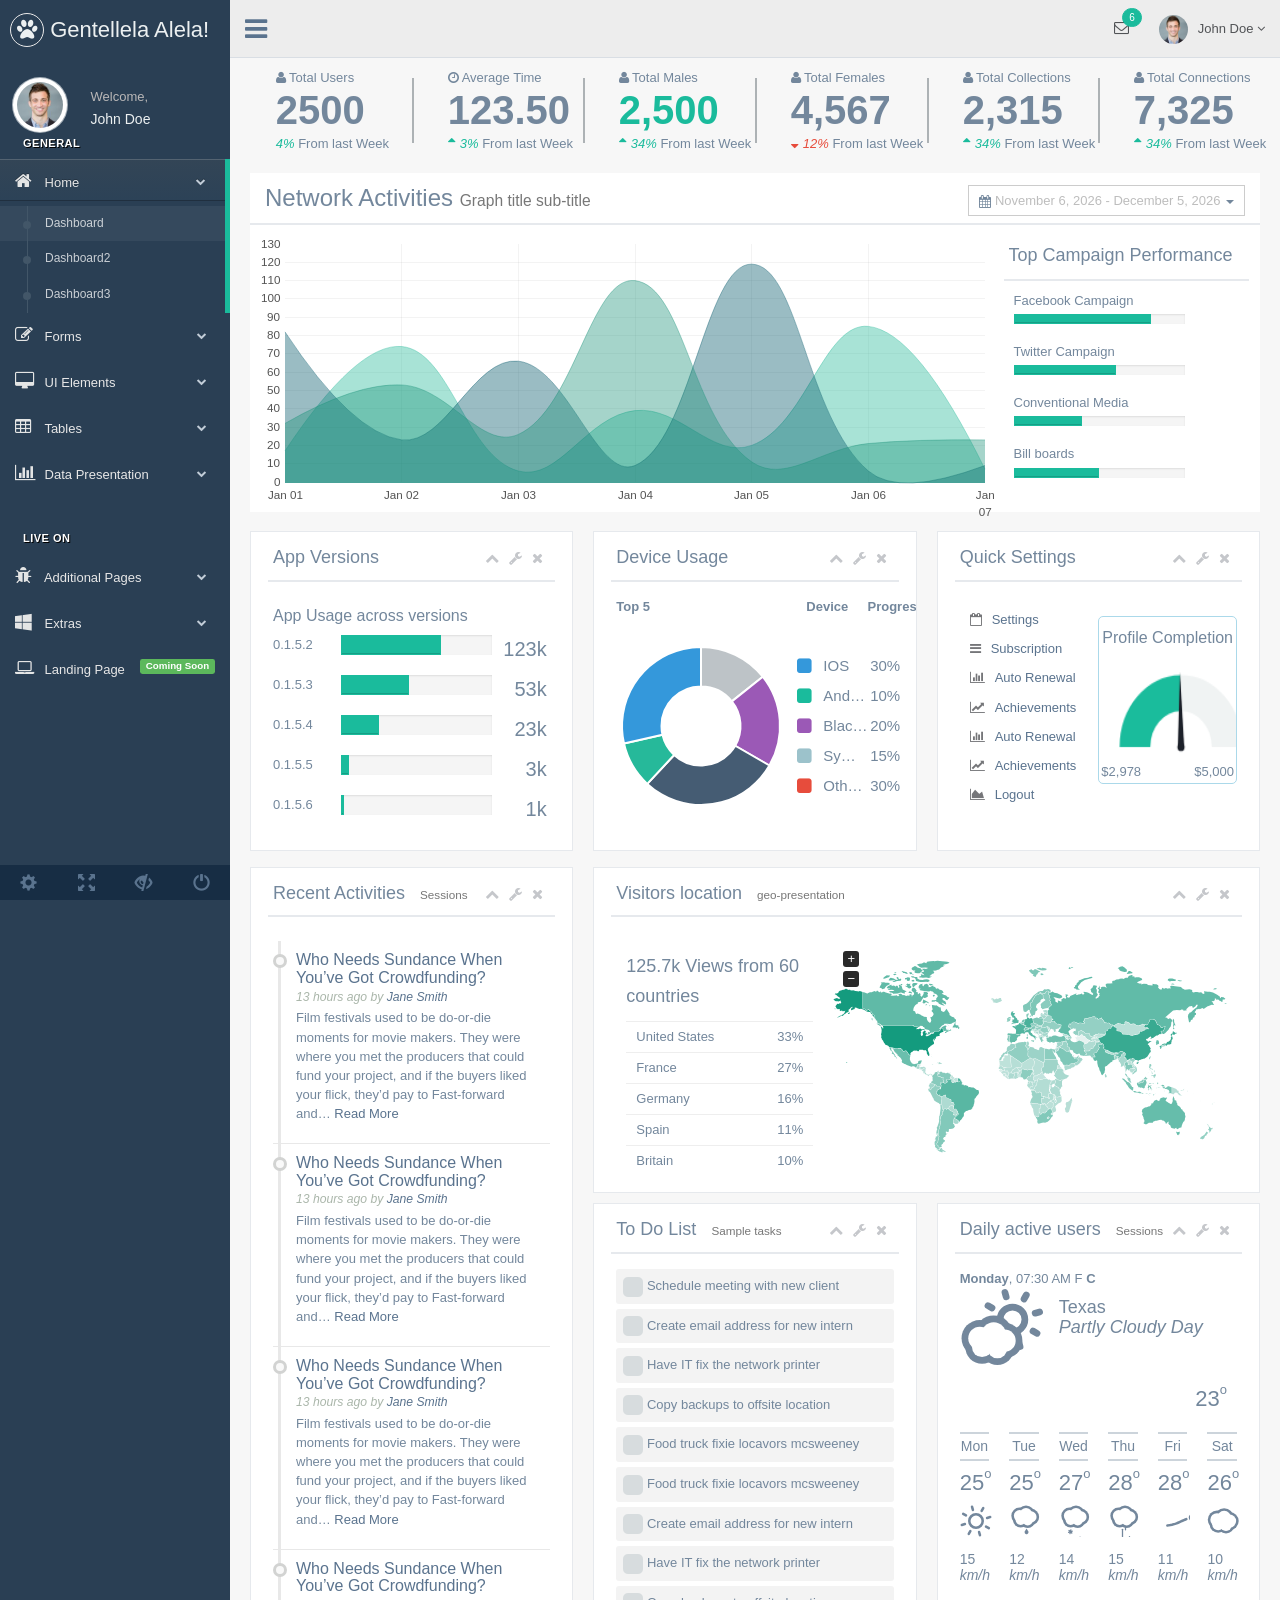
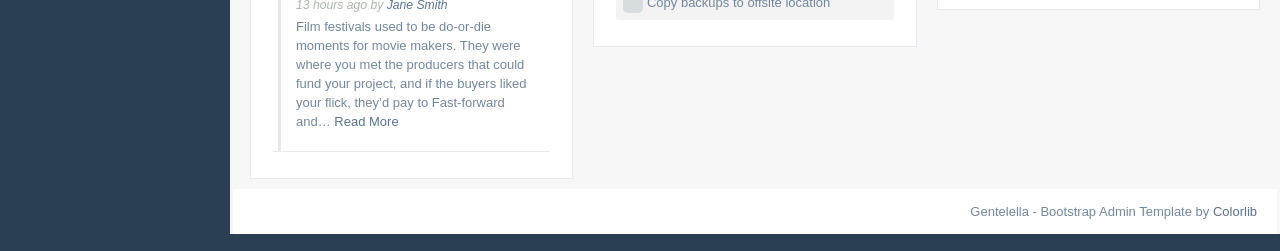
<file: web/index.html>
<!DOCTYPE html>
<html lang="en">

<head>
  <meta http-equiv="Content-Type" content="text/html; charset=UTF-8">
  <!-- Meta, title, CSS, favicons, etc. -->
  <meta charset="utf-8">
  <meta http-equiv="X-UA-Compatible" content="IE=edge">
  <meta name="viewport" content="width=device-width, initial-scale=1">

  <title>Gentallela Alela! | </title>

  <!-- Bootstrap core CSS -->

  <link href="css/bootstrap.min.css" rel="stylesheet">

  <link href="fonts/css/font-awesome.min.css" rel="stylesheet">
  <link href="css/animate.min.css" rel="stylesheet">

  <!-- Custom styling plus plugins -->
  <link href="css/custom.css" rel="stylesheet">
  <link rel="stylesheet" type="text/css" href="css/maps/jquery-jvectormap-2.0.3.css" />
  <link href="css/icheck/flat/green.css" rel="stylesheet" />
  <link href="css/floatexamples.css" rel="stylesheet" type="text/css" />

  <script src="js/jquery.min.js"></script>
  <script src="js/nprogress.js"></script>

  <!--[if lt IE 9]>
        <script src="../assets/js/ie8-responsive-file-warning.js"></script>
        <![endif]-->

  <!-- HTML5 shim and Respond.js for IE8 support of HTML5 elements and media queries -->
  <!--[if lt IE 9]>
          <script src="https://oss.maxcdn.com/html5shiv/3.7.2/html5shiv.min.js"></script>
          <script src="https://oss.maxcdn.com/respond/1.4.2/respond.min.js"></script>
        <![endif]-->

</head>


<body class="nav-md">

  <div class="container body">


    <div class="main_container">

      <div class="col-md-3 left_col">
        <div class="left_col scroll-view">

          <div class="navbar nav_title" style="border: 0;">
            <a href="index.html" class="site_title"><i class="fa fa-paw"></i> <span>Gentellela Alela!</span></a>
          </div>
          <div class="clearfix"></div>

          <!-- menu prile quick info -->
          <div class="profile">
            <div class="profile_pic">
              <img src="images/img.jpg" alt="..." class="img-circle profile_img">
            </div>
            <div class="profile_info">
              <span>Welcome,</span>
              <h2>John Doe</h2>
            </div>
          </div>
          <!-- /menu prile quick info -->

          <br />

          <!-- sidebar menu -->
          <div id="sidebar-menu" class="main_menu_side hidden-print main_menu">

            <div class="menu_section">
              <h3>General</h3>
              <ul class="nav side-menu">
                <li><a><i class="fa fa-home"></i> Home <span class="fa fa-chevron-down"></span></a>
                  <ul class="nav child_menu" style="display: none">
                    <li><a href="index.html">Dashboard</a>
                    </li>
                    <li><a href="index2.html">Dashboard2</a>
                    </li>
                    <li><a href="index3.html">Dashboard3</a>
                    </li>
                  </ul>
                </li>
                <li><a><i class="fa fa-edit"></i> Forms <span class="fa fa-chevron-down"></span></a>
                  <ul class="nav child_menu" style="display: none">
                    <li><a href="form.html">General Form</a>
                    </li>
                    <li><a href="form_advanced.html">Advanced Components</a>
                    </li>
                    <li><a href="form_validation.html">Form Validation</a>
                    </li>
                    <li><a href="form_wizards.html">Form Wizard</a>
                    </li>
                    <li><a href="form_upload.html">Form Upload</a>
                    </li>
                    <li><a href="form_buttons.html">Form Buttons</a>
                    </li>
                  </ul>
                </li>
                <li><a><i class="fa fa-desktop"></i> UI Elements <span class="fa fa-chevron-down"></span></a>
                  <ul class="nav child_menu" style="display: none">
                    <li><a href="general_elements.html">General Elements</a>
                    </li>
                    <li><a href="media_gallery.html">Media Gallery</a>
                    </li>
                    <li><a href="typography.html">Typography</a>
                    </li>
                    <li><a href="icons.html">Icons</a>
                    </li>
                    <li><a href="glyphicons.html">Glyphicons</a>
                    </li>
                    <li><a href="widgets.html">Widgets</a>
                    </li>
                    <li><a href="invoice.html">Invoice</a>
                    </li>
                    <li><a href="inbox.html">Inbox</a>
                    </li>
                    <li><a href="calender.html">Calender</a>
                    </li>
                  </ul>
                </li>
                <li><a><i class="fa fa-table"></i> Tables <span class="fa fa-chevron-down"></span></a>
                  <ul class="nav child_menu" style="display: none">
                    <li><a href="tables.html">Tables</a>
                    </li>
                    <li><a href="tables_dynamic.html">Table Dynamic</a>
                    </li>
                  </ul>
                </li>
                <li><a><i class="fa fa-bar-chart-o"></i> Data Presentation <span class="fa fa-chevron-down"></span></a>
                  <ul class="nav child_menu" style="display: none">
                    <li><a href="chartjs.html">Chart JS</a>
                    </li>
                    <li><a href="chartjs2.html">Chart JS2</a>
                    </li>
                    <li><a href="morisjs.html">Moris JS</a>
                    </li>
                    <li><a href="echarts.html">ECharts </a>
                    </li>
                    <li><a href="other_charts.html">Other Charts </a>
                    </li>
                  </ul>
                </li>
              </ul>
            </div>
            <div class="menu_section">
              <h3>Live On</h3>
              <ul class="nav side-menu">
                <li><a><i class="fa fa-bug"></i> Additional Pages <span class="fa fa-chevron-down"></span></a>
                  <ul class="nav child_menu" style="display: none">
                    <li><a href="e_commerce.html">E-commerce</a>
                    </li>
                    <li><a href="projects.html">Projects</a>
                    </li>
                    <li><a href="project_detail.html">Project Detail</a>
                    </li>
                    <li><a href="contacts.html">Contacts</a>
                    </li>
                    <li><a href="profile.html">Profile</a>
                    </li>
                  </ul>
                </li>
                <li><a><i class="fa fa-windows"></i> Extras <span class="fa fa-chevron-down"></span></a>
                  <ul class="nav child_menu" style="display: none">
                    <li><a href="page_404.html">404 Error</a>
                    </li>
                    <li><a href="page_500.html">500 Error</a>
                    </li>
                    <li><a href="plain_page.html">Plain Page</a>
                    </li>
                    <li><a href="login.html">Login Page</a>
                    </li>
                    <li><a href="pricing_tables.html">Pricing Tables</a>
                    </li>

                  </ul>
                </li>
                <li><a><i class="fa fa-laptop"></i> Landing Page <span class="label label-success pull-right">Coming Soon</span></a>
                </li>
              </ul>
            </div>

          </div>
          <!-- /sidebar menu -->

          <!-- /menu footer buttons -->
          <div class="sidebar-footer hidden-small">
            <a data-toggle="tooltip" data-placement="top" title="Settings">
              <span class="glyphicon glyphicon-cog" aria-hidden="true"></span>
            </a>
            <a data-toggle="tooltip" data-placement="top" title="FullScreen">
              <span class="glyphicon glyphicon-fullscreen" aria-hidden="true"></span>
            </a>
            <a data-toggle="tooltip" data-placement="top" title="Lock">
              <span class="glyphicon glyphicon-eye-close" aria-hidden="true"></span>
            </a>
            <a data-toggle="tooltip" data-placement="top" title="Logout">
              <span class="glyphicon glyphicon-off" aria-hidden="true"></span>
            </a>
          </div>
          <!-- /menu footer buttons -->
        </div>
      </div>

      <!-- top navigation -->
      <div class="top_nav">

        <div class="nav_menu">
          <nav class="" role="navigation">
            <div class="nav toggle">
              <a id="menu_toggle"><i class="fa fa-bars"></i></a>
            </div>

            <ul class="nav navbar-nav navbar-right">
              <li class="">
                <a href="javascript:;" class="user-profile dropdown-toggle" data-toggle="dropdown" aria-expanded="false">
                  <img src="images/img.jpg" alt="">John Doe
                  <span class=" fa fa-angle-down"></span>
                </a>
                <ul class="dropdown-menu dropdown-usermenu animated fadeInDown pull-right">
                  <li><a href="javascript:;">  Profile</a>
                  </li>
                  <li>
                    <a href="javascript:;">
                      <span class="badge bg-red pull-right">50%</span>
                      <span>Settings</span>
                    </a>
                  </li>
                  <li>
                    <a href="javascript:;">Help</a>
                  </li>
                  <li><a href="login.html"><i class="fa fa-sign-out pull-right"></i> Log Out</a>
                  </li>
                </ul>
              </li>

              <li role="presentation" class="dropdown">
                <a href="javascript:;" class="dropdown-toggle info-number" data-toggle="dropdown" aria-expanded="false">
                  <i class="fa fa-envelope-o"></i>
                  <span class="badge bg-green">6</span>
                </a>
                <ul id="menu1" class="dropdown-menu list-unstyled msg_list animated fadeInDown" role="menu">
                  <li>
                    <a>
                      <span class="image">
                                        <img src="images/img.jpg" alt="Profile Image" />
                                    </span>
                      <span>
                                        <span>John Smith</span>
                      <span class="time">3 mins ago</span>
                      </span>
                      <span class="message">
                                        Film festivals used to be do-or-die moments for movie makers. They were where...
                                    </span>
                    </a>
                  </li>
                  <li>
                    <a>
                      <span class="image">
                                        <img src="images/img.jpg" alt="Profile Image" />
                                    </span>
                      <span>
                                        <span>John Smith</span>
                      <span class="time">3 mins ago</span>
                      </span>
                      <span class="message">
                                        Film festivals used to be do-or-die moments for movie makers. They were where...
                                    </span>
                    </a>
                  </li>
                  <li>
                    <a>
                      <span class="image">
                                        <img src="images/img.jpg" alt="Profile Image" />
                                    </span>
                      <span>
                                        <span>John Smith</span>
                      <span class="time">3 mins ago</span>
                      </span>
                      <span class="message">
                                        Film festivals used to be do-or-die moments for movie makers. They were where...
                                    </span>
                    </a>
                  </li>
                  <li>
                    <a>
                      <span class="image">
                                        <img src="images/img.jpg" alt="Profile Image" />
                                    </span>
                      <span>
                                        <span>John Smith</span>
                      <span class="time">3 mins ago</span>
                      </span>
                      <span class="message">
                                        Film festivals used to be do-or-die moments for movie makers. They were where...
                                    </span>
                    </a>
                  </li>
                  <li>
                    <div class="text-center">
                      <a href="inbox.html">
                        <strong>See All Alerts</strong>
                        <i class="fa fa-angle-right"></i>
                      </a>
                    </div>
                  </li>
                </ul>
              </li>

            </ul>
          </nav>
        </div>

      </div>
      <!-- /top navigation -->


      <!-- page content -->
      <div class="right_col" role="main">

        <!-- top tiles -->
        <div class="row tile_count">
          <div class="animated flipInY col-md-2 col-sm-4 col-xs-4 tile_stats_count">
            <div class="left"></div>
            <div class="right">
              <span class="count_top"><i class="fa fa-user"></i> Total Users</span>
              <div class="count">2500</div>
              <span class="count_bottom"><i class="green">4% </i> From last Week</span>
            </div>
          </div>
          <div class="animated flipInY col-md-2 col-sm-4 col-xs-4 tile_stats_count">
            <div class="left"></div>
            <div class="right">
              <span class="count_top"><i class="fa fa-clock-o"></i> Average Time</span>
              <div class="count">123.50</div>
              <span class="count_bottom"><i class="green"><i class="fa fa-sort-asc"></i>3% </i> From last Week</span>
            </div>
          </div>
          <div class="animated flipInY col-md-2 col-sm-4 col-xs-4 tile_stats_count">
            <div class="left"></div>
            <div class="right">
              <span class="count_top"><i class="fa fa-user"></i> Total Males</span>
              <div class="count green">2,500</div>
              <span class="count_bottom"><i class="green"><i class="fa fa-sort-asc"></i>34% </i> From last Week</span>
            </div>
          </div>
          <div class="animated flipInY col-md-2 col-sm-4 col-xs-4 tile_stats_count">
            <div class="left"></div>
            <div class="right">
              <span class="count_top"><i class="fa fa-user"></i> Total Females</span>
              <div class="count">4,567</div>
              <span class="count_bottom"><i class="red"><i class="fa fa-sort-desc"></i>12% </i> From last Week</span>
            </div>
          </div>
          <div class="animated flipInY col-md-2 col-sm-4 col-xs-4 tile_stats_count">
            <div class="left"></div>
            <div class="right">
              <span class="count_top"><i class="fa fa-user"></i> Total Collections</span>
              <div class="count">2,315</div>
              <span class="count_bottom"><i class="green"><i class="fa fa-sort-asc"></i>34% </i> From last Week</span>
            </div>
          </div>
          <div class="animated flipInY col-md-2 col-sm-4 col-xs-4 tile_stats_count">
            <div class="left"></div>
            <div class="right">
              <span class="count_top"><i class="fa fa-user"></i> Total Connections</span>
              <div class="count">7,325</div>
              <span class="count_bottom"><i class="green"><i class="fa fa-sort-asc"></i>34% </i> From last Week</span>
            </div>
          </div>

        </div>
        <!-- /top tiles -->

        <div class="row">
          <div class="col-md-12 col-sm-12 col-xs-12">
            <div class="dashboard_graph">

              <div class="row x_title">
                <div class="col-md-6">
                  <h3>Network Activities <small>Graph title sub-title</small></h3>
                </div>
                <div class="col-md-6">
                  <div id="reportrange" class="pull-right" style="background: #fff; cursor: pointer; padding: 5px 10px; border: 1px solid #ccc">
                    <i class="glyphicon glyphicon-calendar fa fa-calendar"></i>
                    <span>December 30, 2014 - January 28, 2015</span> <b class="caret"></b>
                  </div>
                </div>
              </div>

              <div class="col-md-9 col-sm-9 col-xs-12">
                <div id="placeholder33" style="height: 260px; display: none" class="demo-placeholder"></div>
                <div style="width: 100%;">
                  <div id="canvas_dahs" class="demo-placeholder" style="width: 100%; height:270px;"></div>
                </div>
              </div>
              <div class="col-md-3 col-sm-3 col-xs-12 bg-white">
                <div class="x_title">
                  <h2>Top Campaign Performance</h2>
                  <div class="clearfix"></div>
                </div>

                <div class="col-md-12 col-sm-12 col-xs-6">
                  <div>
                    <p>Facebook Campaign</p>
                    <div class="">
                      <div class="progress progress_sm" style="width: 76%;">
                        <div class="progress-bar bg-green" role="progressbar" data-transitiongoal="80"></div>
                      </div>
                    </div>
                  </div>
                  <div>
                    <p>Twitter Campaign</p>
                    <div class="">
                      <div class="progress progress_sm" style="width: 76%;">
                        <div class="progress-bar bg-green" role="progressbar" data-transitiongoal="60"></div>
                      </div>
                    </div>
                  </div>
                </div>
                <div class="col-md-12 col-sm-12 col-xs-6">
                  <div>
                    <p>Conventional Media</p>
                    <div class="">
                      <div class="progress progress_sm" style="width: 76%;">
                        <div class="progress-bar bg-green" role="progressbar" data-transitiongoal="40"></div>
                      </div>
                    </div>
                  </div>
                  <div>
                    <p>Bill boards</p>
                    <div class="">
                      <div class="progress progress_sm" style="width: 76%;">
                        <div class="progress-bar bg-green" role="progressbar" data-transitiongoal="50"></div>
                      </div>
                    </div>
                  </div>
                </div>

              </div>

              <div class="clearfix"></div>
            </div>
          </div>

        </div>
        <br />

        <div class="row">


          <div class="col-md-4 col-sm-4 col-xs-12">
            <div class="x_panel tile fixed_height_320">
              <div class="x_title">
                <h2>App Versions</h2>
                <ul class="nav navbar-right panel_toolbox">
                  <li><a class="collapse-link"><i class="fa fa-chevron-up"></i></a>
                  </li>
                  <li class="dropdown">
                    <a href="#" class="dropdown-toggle" data-toggle="dropdown" role="button" aria-expanded="false"><i class="fa fa-wrench"></i></a>
                    <ul class="dropdown-menu" role="menu">
                      <li><a href="#">Settings 1</a>
                      </li>
                      <li><a href="#">Settings 2</a>
                      </li>
                    </ul>
                  </li>
                  <li><a class="close-link"><i class="fa fa-close"></i></a>
                  </li>
                </ul>
                <div class="clearfix"></div>
              </div>
              <div class="x_content">
                <h4>App Usage across versions</h4>
                <div class="widget_summary">
                  <div class="w_left w_25">
                    <span>0.1.5.2</span>
                  </div>
                  <div class="w_center w_55">
                    <div class="progress">
                      <div class="progress-bar bg-green" role="progressbar" aria-valuenow="60" aria-valuemin="0" aria-valuemax="100" style="width: 66%;">
                        <span class="sr-only">60% Complete</span>
                      </div>
                    </div>
                  </div>
                  <div class="w_right w_20">
                    <span>123k</span>
                  </div>
                  <div class="clearfix"></div>
                </div>

                <div class="widget_summary">
                  <div class="w_left w_25">
                    <span>0.1.5.3</span>
                  </div>
                  <div class="w_center w_55">
                    <div class="progress">
                      <div class="progress-bar bg-green" role="progressbar" aria-valuenow="60" aria-valuemin="0" aria-valuemax="100" style="width: 45%;">
                        <span class="sr-only">60% Complete</span>
                      </div>
                    </div>
                  </div>
                  <div class="w_right w_20">
                    <span>53k</span>
                  </div>
                  <div class="clearfix"></div>
                </div>
                <div class="widget_summary">
                  <div class="w_left w_25">
                    <span>0.1.5.4</span>
                  </div>
                  <div class="w_center w_55">
                    <div class="progress">
                      <div class="progress-bar bg-green" role="progressbar" aria-valuenow="60" aria-valuemin="0" aria-valuemax="100" style="width: 25%;">
                        <span class="sr-only">60% Complete</span>
                      </div>
                    </div>
                  </div>
                  <div class="w_right w_20">
                    <span>23k</span>
                  </div>
                  <div class="clearfix"></div>
                </div>
                <div class="widget_summary">
                  <div class="w_left w_25">
                    <span>0.1.5.5</span>
                  </div>
                  <div class="w_center w_55">
                    <div class="progress">
                      <div class="progress-bar bg-green" role="progressbar" aria-valuenow="60" aria-valuemin="0" aria-valuemax="100" style="width: 5%;">
                        <span class="sr-only">60% Complete</span>
                      </div>
                    </div>
                  </div>
                  <div class="w_right w_20">
                    <span>3k</span>
                  </div>
                  <div class="clearfix"></div>
                </div>
                <div class="widget_summary">
                  <div class="w_left w_25">
                    <span>0.1.5.6</span>
                  </div>
                  <div class="w_center w_55">
                    <div class="progress">
                      <div class="progress-bar bg-green" role="progressbar" aria-valuenow="60" aria-valuemin="0" aria-valuemax="100" style="width: 2%;">
                        <span class="sr-only">60% Complete</span>
                      </div>
                    </div>
                  </div>
                  <div class="w_right w_20">
                    <span>1k</span>
                  </div>
                  <div class="clearfix"></div>
                </div>

              </div>
            </div>
          </div>

          <div class="col-md-4 col-sm-4 col-xs-12">
            <div class="x_panel tile fixed_height_320 overflow_hidden">
              <div class="x_title">
                <h2>Device Usage</h2>
                <ul class="nav navbar-right panel_toolbox">
                  <li><a class="collapse-link"><i class="fa fa-chevron-up"></i></a>
                  </li>
                  <li class="dropdown">
                    <a href="#" class="dropdown-toggle" data-toggle="dropdown" role="button" aria-expanded="false"><i class="fa fa-wrench"></i></a>
                    <ul class="dropdown-menu" role="menu">
                      <li><a href="#">Settings 1</a>
                      </li>
                      <li><a href="#">Settings 2</a>
                      </li>
                    </ul>
                  </li>
                  <li><a class="close-link"><i class="fa fa-close"></i></a>
                  </li>
                </ul>
                <div class="clearfix"></div>
              </div>
              <div class="x_content">

                <table class="" style="width:100%">
                  <tr>
                    <th style="width:37%;">
                      <p>Top 5</p>
                    </th>
                    <th>
                      <div class="col-lg-7 col-md-7 col-sm-7 col-xs-7">
                        <p class="">Device</p>
                      </div>
                      <div class="col-lg-5 col-md-5 col-sm-5 col-xs-5">
                        <p class="">Progress</p>
                      </div>
                    </th>
                  </tr>
                  <tr>
                    <td>
                      <canvas id="canvas1" height="140" width="140" style="margin: 15px 10px 10px 0"></canvas>
                    </td>
                    <td>
                      <table class="tile_info">
                        <tr>
                          <td>
                            <p><i class="fa fa-square blue"></i>IOS </p>
                          </td>
                          <td>30%</td>
                        </tr>
                        <tr>
                          <td>
                            <p><i class="fa fa-square green"></i>Android </p>
                          </td>
                          <td>10%</td>
                        </tr>
                        <tr>
                          <td>
                            <p><i class="fa fa-square purple"></i>Blackberry </p>
                          </td>
                          <td>20%</td>
                        </tr>
                        <tr>
                          <td>
                            <p><i class="fa fa-square aero"></i>Symbian </p>
                          </td>
                          <td>15%</td>
                        </tr>
                        <tr>
                          <td>
                            <p><i class="fa fa-square red"></i>Others </p>
                          </td>
                          <td>30%</td>
                        </tr>
                      </table>
                    </td>
                  </tr>
                </table>
              </div>
            </div>
          </div>


          <div class="col-md-4 col-sm-4 col-xs-12">
            <div class="x_panel tile fixed_height_320">
              <div class="x_title">
                <h2>Quick Settings</h2>
                <ul class="nav navbar-right panel_toolbox">
                  <li><a class="collapse-link"><i class="fa fa-chevron-up"></i></a>
                  </li>
                  <li class="dropdown">
                    <a href="#" class="dropdown-toggle" data-toggle="dropdown" role="button" aria-expanded="false"><i class="fa fa-wrench"></i></a>
                    <ul class="dropdown-menu" role="menu">
                      <li><a href="#">Settings 1</a>
                      </li>
                      <li><a href="#">Settings 2</a>
                      </li>
                    </ul>
                  </li>
                  <li><a class="close-link"><i class="fa fa-close"></i></a>
                  </li>
                </ul>
                <div class="clearfix"></div>
              </div>
              <div class="x_content">
                <div class="dashboard-widget-content">
                  <ul class="quick-list">
                    <li><i class="fa fa-calendar-o"></i><a href="#">Settings</a>
                    </li>
                    <li><i class="fa fa-bars"></i><a href="#">Subscription</a>
                    </li>
                    <li><i class="fa fa-bar-chart"></i><a href="#">Auto Renewal</a> </li>
                    <li><i class="fa fa-line-chart"></i><a href="#">Achievements</a>
                    </li>
                    <li><i class="fa fa-bar-chart"></i><a href="#">Auto Renewal</a> </li>
                    <li><i class="fa fa-line-chart"></i><a href="#">Achievements</a>
                    </li>
                    <li><i class="fa fa-area-chart"></i><a href="#">Logout</a>
                    </li>
                  </ul>

                  <div class="sidebar-widget">
                    <h4>Profile Completion</h4>
                    <canvas width="150" height="80" id="foo" class="" style="width: 160px; height: 100px;"></canvas>
                    <div class="goal-wrapper">
                      <span class="gauge-value pull-left">$</span>
                      <span id="gauge-text" class="gauge-value pull-left">3,200</span>
                      <span id="goal-text" class="goal-value pull-right">$5,000</span>
                    </div>
                  </div>
                </div>
              </div>
            </div>
          </div>

        </div>


        <div class="row">
          <div class="col-md-4 col-sm-4 col-xs-12">
            <div class="x_panel">
              <div class="x_title">
                <h2>Recent Activities <small>Sessions</small></h2>
                <ul class="nav navbar-right panel_toolbox">
                  <li><a class="collapse-link"><i class="fa fa-chevron-up"></i></a>
                  </li>
                  <li class="dropdown">
                    <a href="#" class="dropdown-toggle" data-toggle="dropdown" role="button" aria-expanded="false"><i class="fa fa-wrench"></i></a>
                    <ul class="dropdown-menu" role="menu">
                      <li><a href="#">Settings 1</a>
                      </li>
                      <li><a href="#">Settings 2</a>
                      </li>
                    </ul>
                  </li>
                  <li><a class="close-link"><i class="fa fa-close"></i></a>
                  </li>
                </ul>
                <div class="clearfix"></div>
              </div>
              <div class="x_content">
                <div class="dashboard-widget-content">

                  <ul class="list-unstyled timeline widget">
                    <li>
                      <div class="block">
                        <div class="block_content">
                          <h2 class="title">
                                            <a>Who Needs Sundance When You’ve Got&nbsp;Crowdfunding?</a>
                                        </h2>
                          <div class="byline">
                            <span>13 hours ago</span> by <a>Jane Smith</a>
                          </div>
                          <p class="excerpt">Film festivals used to be do-or-die moments for movie makers. They were where you met the producers that could fund your project, and if the buyers liked your flick, they’d pay to Fast-forward and… <a>Read&nbsp;More</a>
                          </p>
                        </div>
                      </div>
                    </li>
                    <li>
                      <div class="block">
                        <div class="block_content">
                          <h2 class="title">
                                            <a>Who Needs Sundance When You’ve Got&nbsp;Crowdfunding?</a>
                                        </h2>
                          <div class="byline">
                            <span>13 hours ago</span> by <a>Jane Smith</a>
                          </div>
                          <p class="excerpt">Film festivals used to be do-or-die moments for movie makers. They were where you met the producers that could fund your project, and if the buyers liked your flick, they’d pay to Fast-forward and… <a>Read&nbsp;More</a>
                          </p>
                        </div>
                      </div>
                    </li>
                    <li>
                      <div class="block">
                        <div class="block_content">
                          <h2 class="title">
                                            <a>Who Needs Sundance When You’ve Got&nbsp;Crowdfunding?</a>
                                        </h2>
                          <div class="byline">
                            <span>13 hours ago</span> by <a>Jane Smith</a>
                          </div>
                          <p class="excerpt">Film festivals used to be do-or-die moments for movie makers. They were where you met the producers that could fund your project, and if the buyers liked your flick, they’d pay to Fast-forward and… <a>Read&nbsp;More</a>
                          </p>
                        </div>
                      </div>
                    </li>
                    <li>
                      <div class="block">
                        <div class="block_content">
                          <h2 class="title">
                                            <a>Who Needs Sundance When You’ve Got&nbsp;Crowdfunding?</a>
                                        </h2>
                          <div class="byline">
                            <span>13 hours ago</span> by <a>Jane Smith</a>
                          </div>
                          <p class="excerpt">Film festivals used to be do-or-die moments for movie makers. They were where you met the producers that could fund your project, and if the buyers liked your flick, they’d pay to Fast-forward and… <a>Read&nbsp;More</a>
                          </p>
                        </div>
                      </div>
                    </li>
                  </ul>
                </div>
              </div>
            </div>
          </div>


          <div class="col-md-8 col-sm-8 col-xs-12">



            <div class="row">

              <div class="col-md-12 col-sm-12 col-xs-12">
                <div class="x_panel">
                  <div class="x_title">
                    <h2>Visitors location <small>geo-presentation</small></h2>
                    <ul class="nav navbar-right panel_toolbox">
                      <li><a class="collapse-link"><i class="fa fa-chevron-up"></i></a>
                      </li>
                      <li class="dropdown">
                        <a href="#" class="dropdown-toggle" data-toggle="dropdown" role="button" aria-expanded="false"><i class="fa fa-wrench"></i></a>
                        <ul class="dropdown-menu" role="menu">
                          <li><a href="#">Settings 1</a>
                          </li>
                          <li><a href="#">Settings 2</a>
                          </li>
                        </ul>
                      </li>
                      <li><a class="close-link"><i class="fa fa-close"></i></a>
                      </li>
                    </ul>
                    <div class="clearfix"></div>
                  </div>
                  <div class="x_content">
                    <div class="dashboard-widget-content">
                      <div class="col-md-4 hidden-small">
                        <h2 class="line_30">125.7k Views from 60 countries</h2>

                        <table class="countries_list">
                          <tbody>
                            <tr>
                              <td>United States</td>
                              <td class="fs15 fw700 text-right">33%</td>
                            </tr>
                            <tr>
                              <td>France</td>
                              <td class="fs15 fw700 text-right">27%</td>
                            </tr>
                            <tr>
                              <td>Germany</td>
                              <td class="fs15 fw700 text-right">16%</td>
                            </tr>
                            <tr>
                              <td>Spain</td>
                              <td class="fs15 fw700 text-right">11%</td>
                            </tr>
                            <tr>
                              <td>Britain</td>
                              <td class="fs15 fw700 text-right">10%</td>
                            </tr>
                          </tbody>
                        </table>
                      </div>
                      <div id="world-map-gdp" class="col-md-8 col-sm-12 col-xs-12" style="height:230px;"></div>
                    </div>
                  </div>
                </div>
              </div>

            </div>
            <div class="row">


              <!-- Start to do list -->
              <div class="col-md-6 col-sm-6 col-xs-12">
                <div class="x_panel">
                  <div class="x_title">
                    <h2>To Do List <small>Sample tasks</small></h2>
                    <ul class="nav navbar-right panel_toolbox">
                      <li><a class="collapse-link"><i class="fa fa-chevron-up"></i></a>
                      </li>
                      <li class="dropdown">
                        <a href="#" class="dropdown-toggle" data-toggle="dropdown" role="button" aria-expanded="false"><i class="fa fa-wrench"></i></a>
                        <ul class="dropdown-menu" role="menu">
                          <li><a href="#">Settings 1</a>
                          </li>
                          <li><a href="#">Settings 2</a>
                          </li>
                        </ul>
                      </li>
                      <li><a class="close-link"><i class="fa fa-close"></i></a>
                      </li>
                    </ul>
                    <div class="clearfix"></div>
                  </div>
                  <div class="x_content">

                    <div class="">
                      <ul class="to_do">
                        <li>
                          <p>
                            <input type="checkbox" class="flat"> Schedule meeting with new client </p>
                        </li>
                        <li>
                          <p>
                            <input type="checkbox" class="flat"> Create email address for new intern</p>
                        </li>
                        <li>
                          <p>
                            <input type="checkbox" class="flat"> Have IT fix the network printer</p>
                        </li>
                        <li>
                          <p>
                            <input type="checkbox" class="flat"> Copy backups to offsite location</p>
                        </li>
                        <li>
                          <p>
                            <input type="checkbox" class="flat"> Food truck fixie locavors mcsweeney</p>
                        </li>
                        <li>
                          <p>
                            <input type="checkbox" class="flat"> Food truck fixie locavors mcsweeney</p>
                        </li>
                        <li>
                          <p>
                            <input type="checkbox" class="flat"> Create email address for new intern</p>
                        </li>
                        <li>
                          <p>
                            <input type="checkbox" class="flat"> Have IT fix the network printer</p>
                        </li>
                        <li>
                          <p>
                            <input type="checkbox" class="flat"> Copy backups to offsite location</p>
                        </li>
                      </ul>
                    </div>
                  </div>
                </div>
              </div>
              <!-- End to do list -->


              <!-- start of weather widget -->
              <div class="col-md-6 col-sm-6 col-xs-12">
                <div class="x_panel">
                  <div class="x_title">
                    <h2>Daily active users <small>Sessions</small></h2>
                    <ul class="nav navbar-right panel_toolbox">
                      <li><a class="collapse-link"><i class="fa fa-chevron-up"></i></a>
                      </li>
                      <li class="dropdown">
                        <a href="#" class="dropdown-toggle" data-toggle="dropdown" role="button" aria-expanded="false"><i class="fa fa-wrench"></i></a>
                        <ul class="dropdown-menu" role="menu">
                          <li><a href="#">Settings 1</a>
                          </li>
                          <li><a href="#">Settings 2</a>
                          </li>
                        </ul>
                      </li>
                      <li><a class="close-link"><i class="fa fa-close"></i></a>
                      </li>
                    </ul>
                    <div class="clearfix"></div>
                  </div>
                  <div class="x_content">
                    <div class="row">
                      <div class="col-sm-12">
                        <div class="temperature"><b>Monday</b>, 07:30 AM
                          <span>F</span>
                          <span><b>C</b>
                                        </span>
                        </div>
                      </div>
                    </div>
                    <div class="row">
                      <div class="col-sm-4">
                        <div class="weather-icon">
                          <span>
                                            <canvas height="84" width="84" id="partly-cloudy-day"></canvas>
                                        </span>

                        </div>
                      </div>
                      <div class="col-sm-8">
                        <div class="weather-text">
                          <h2>Texas
                                            <br><i>Partly Cloudy Day</i>
                                        </h2>
                        </div>
                      </div>
                    </div>
                    <div class="col-sm-12">
                      <div class="weather-text pull-right">
                        <h3 class="degrees">23</h3>
                      </div>
                    </div>
                    <div class="clearfix"></div>


                    <div class="row weather-days">
                      <div class="col-sm-2">
                        <div class="daily-weather">
                          <h2 class="day">Mon</h2>
                          <h3 class="degrees">25</h3>
                          <span>
                                                <canvas id="clear-day" width="32" height="32">
                                                </canvas>

                                        </span>
                          <h5>15
                                            <i>km/h</i>
                                        </h5>
                        </div>
                      </div>
                      <div class="col-sm-2">
                        <div class="daily-weather">
                          <h2 class="day">Tue</h2>
                          <h3 class="degrees">25</h3>
                          <canvas height="32" width="32" id="rain"></canvas>
                          <h5>12
                                            <i>km/h</i>
                                        </h5>
                        </div>
                      </div>
                      <div class="col-sm-2">
                        <div class="daily-weather">
                          <h2 class="day">Wed</h2>
                          <h3 class="degrees">27</h3>
                          <canvas height="32" width="32" id="snow"></canvas>
                          <h5>14
                                            <i>km/h</i>
                                        </h5>
                        </div>
                      </div>
                      <div class="col-sm-2">
                        <div class="daily-weather">
                          <h2 class="day">Thu</h2>
                          <h3 class="degrees">28</h3>
                          <canvas height="32" width="32" id="sleet"></canvas>
                          <h5>15
                                            <i>km/h</i>
                                        </h5>
                        </div>
                      </div>
                      <div class="col-sm-2">
                        <div class="daily-weather">
                          <h2 class="day">Fri</h2>
                          <h3 class="degrees">28</h3>
                          <canvas height="32" width="32" id="wind"></canvas>
                          <h5>11
                                            <i>km/h</i>
                                        </h5>
                        </div>
                      </div>
                      <div class="col-sm-2">
                        <div class="daily-weather">
                          <h2 class="day">Sat</h2>
                          <h3 class="degrees">26</h3>
                          <canvas height="32" width="32" id="cloudy"></canvas>
                          <h5>10
                                            <i>km/h</i>
                                        </h5>
                        </div>
                      </div>
                      <div class="clearfix"></div>
                    </div>
                  </div>
                </div>

              </div>
              <!-- end of weather widget -->
            </div>









          </div>

        </div>

        <!-- footer content -->

        <footer>
          <div class="copyright-info">
            <p class="pull-right">Gentelella - Bootstrap Admin Template by <a href="https://colorlib.com">Colorlib</a>  
            </p>
          </div>
          <div class="clearfix"></div>
        </footer>
        <!-- /footer content -->
      </div>
      <!-- /page content -->

    </div>

  </div>

  <div id="custom_notifications" class="custom-notifications dsp_none">
    <ul class="list-unstyled notifications clearfix" data-tabbed_notifications="notif-group">
    </ul>
    <div class="clearfix"></div>
    <div id="notif-group" class="tabbed_notifications"></div>
  </div>

  <script src="js/bootstrap.min.js"></script>

  <!-- gauge js -->
  <script type="text/javascript" src="js/gauge/gauge.min.js"></script>
  <script type="text/javascript" src="js/gauge/gauge_demo.js"></script>
  <!-- bootstrap progress js -->
  <script src="js/progressbar/bootstrap-progressbar.min.js"></script>
  <script src="js/nicescroll/jquery.nicescroll.min.js"></script>
  <!-- icheck -->
  <script src="js/icheck/icheck.min.js"></script>
  <!-- daterangepicker -->
  <script type="text/javascript" src="js/moment/moment.min.js"></script>
  <script type="text/javascript" src="js/datepicker/daterangepicker.js"></script>
  <!-- chart js -->
  <script src="js/chartjs/chart.min.js"></script>

  <script src="js/custom.js"></script>

  <!-- flot js -->
  <!--[if lte IE 8]><script type="text/javascript" src="js/excanvas.min.js"></script><![endif]-->
  <script type="text/javascript" src="js/flot/jquery.flot.js"></script>
  <script type="text/javascript" src="js/flot/jquery.flot.pie.js"></script>
  <script type="text/javascript" src="js/flot/jquery.flot.orderBars.js"></script>
  <script type="text/javascript" src="js/flot/jquery.flot.time.min.js"></script>
  <script type="text/javascript" src="js/flot/date.js"></script>
  <script type="text/javascript" src="js/flot/jquery.flot.spline.js"></script>
  <script type="text/javascript" src="js/flot/jquery.flot.stack.js"></script>
  <script type="text/javascript" src="js/flot/curvedLines.js"></script>
  <script type="text/javascript" src="js/flot/jquery.flot.resize.js"></script>
  <script>
    $(document).ready(function() {
      // [17, 74, 6, 39, 20, 85, 7]
      //[82, 23, 66, 9, 99, 6, 2]
      
      
      
      
      var data1 = [
        [gd(2012, 1, 1), 17],
        [gd(2012, 1, 2), 74],
        [gd(2012, 1, 3), 6],
        [gd(2012, 1, 4), 39],
        [gd(2012, 1, 5), 20],
        [gd(2012, 1, 6), 85],
        [gd(2012, 1, 7), 7]
      ];

      var data2 = [
        [gd(2012, 1, 1), 82],
        [gd(2012, 1, 2), 23],
        [gd(2012, 1, 3), 66],
        [gd(2012, 1, 4), 9],
        [gd(2012, 1, 5), 119],
        [gd(2012, 1, 6), 6],
        [gd(2012, 1, 7), 9]
      ];
       var data3 = [
        [gd(2012, 1, 1), 32],
        [gd(2012, 1, 2), 53],
        [gd(2012, 1, 3), 26],
        [gd(2012, 1, 4), 110],
        [gd(2012, 1, 5), 11],
        [gd(2012, 1, 6), 21],
        [gd(2012, 1, 7), 23]
      ];
      $("#canvas_dahs").length && $.plot($("#canvas_dahs"), [
        data1, data2,data3
      ], {
        series: {
          lines: {
            show: false,
            fill: true
          },
          splines: {
            show: true,
            tension: 0.4,
            lineWidth: 1,
            fill: 0.4
          },
          points: {
            radius: 0,
            show: true
          },
          shadowSize: 2
        },
        grid: {
          verticalLines: true,
          hoverable: true,
          clickable: true,
          tickColor: "#d5d5d5",
          borderWidth: 1,
          color: '#fff'
        },
        colors: ["rgba(38, 185, 154, 0.38)", "rgba(3, 88, 106, 0.38)"],
        xaxis: {
          tickColor: "rgba(51, 51, 51, 0.06)",
          mode: "time",
          tickSize: [1, "day"],
          //tickLength: 10,
          axisLabel: "Date",
          axisLabelUseCanvas: true,
          axisLabelFontSizePixels: 12,
          axisLabelFontFamily: 'Verdana, Arial',
          axisLabelPadding: 10
            //mode: "time", timeformat: "%m/%d/%y", minTickSize: [1, "day"]
        },
        yaxis: {
          ticks: 8,
          tickColor: "rgba(51, 51, 51, 0.06)",
        },
        tooltip: false
      });

      function gd(year, month, day) {
        return new Date(year, month - 1, day).getTime();
      }
    });
  </script>

  <!-- worldmap -->
  <script type="text/javascript" src="js/maps/jquery-jvectormap-2.0.3.min.js"></script>
  <script type="text/javascript" src="js/maps/gdp-data.js"></script>
  <script type="text/javascript" src="js/maps/jquery-jvectormap-world-mill-en.js"></script>
  <script type="text/javascript" src="js/maps/jquery-jvectormap-us-aea-en.js"></script>
  <!-- pace -->
  <script src="js/pace/pace.min.js"></script>
  <script>
    $(function() {
      $('#world-map-gdp').vectorMap({
        map: 'world_mill_en',
        backgroundColor: 'transparent',
        zoomOnScroll: false,
        series: {
          regions: [{
            values: gdpData,
            scale: ['#E6F2F0', '#149B7E'],
            normalizeFunction: 'polynomial'
          }]
        },
        onRegionTipShow: function(e, el, code) {
          el.html(el.html() + ' (GDP - ' + gdpData[code] + ')');
        }
      });
    });
  </script>
  <!-- skycons -->
  <script src="js/skycons/skycons.min.js"></script>
  <script>
    var icons = new Skycons({
        "color": "#73879C"
      }),
      list = [
        "clear-day", "clear-night", "partly-cloudy-day",
        "partly-cloudy-night", "cloudy", "rain", "sleet", "snow", "wind",
        "fog"
      ],
      i;

    for (i = list.length; i--;)
      icons.set(list[i], list[i]);

    icons.play();
  </script>

  <!-- dashbord linegraph -->
  <script>
    Chart.defaults.global.legend = {
      enabled: false
    };

    var data = {
      labels: [
        "Symbian",
        "Blackberry",
        "Other",
        "Android",
        "IOS"
      ],
      datasets: [{
        data: [15, 20, 30, 10, 30],
        backgroundColor: [
          "#BDC3C7",
          "#9B59B6",
          "#455C73",
          "#26B99A",
          "#3498DB"
        ],
        hoverBackgroundColor: [
          "#CFD4D8",
          "#B370CF",
          "#34495E",
          "#36CAAB",
          "#49A9EA"
        ]

      }]
    };

    var canvasDoughnut = new Chart(document.getElementById("canvas1"), {
      type: 'doughnut',
      tooltipFillColor: "rgba(51, 51, 51, 0.55)",
      data: data
    });
  </script>
  <!-- /dashbord linegraph -->
  <!-- datepicker -->
  <script type="text/javascript">
    $(document).ready(function() {

      var cb = function(start, end, label) {
        console.log(start.toISOString(), end.toISOString(), label);
        $('#reportrange span').html(start.format('MMMM D, YYYY') + ' - ' + end.format('MMMM D, YYYY'));
        //alert("Callback has fired: [" + start.format('MMMM D, YYYY') + " to " + end.format('MMMM D, YYYY') + ", label = " + label + "]");
      }

      var optionSet1 = {
        startDate: moment().subtract(29, 'days'),
        endDate: moment(),
        minDate: '01/01/2012',
        maxDate: '12/31/2015',
        dateLimit: {
          days: 60
        },
        showDropdowns: true,
        showWeekNumbers: true,
        timePicker: false,
        timePickerIncrement: 1,
        timePicker12Hour: true,
        ranges: {
          'Today': [moment(), moment()],
          'Yesterday': [moment().subtract(1, 'days'), moment().subtract(1, 'days')],
          'Last 7 Days': [moment().subtract(6, 'days'), moment()],
          'Last 30 Days': [moment().subtract(29, 'days'), moment()],
          'This Month': [moment().startOf('month'), moment().endOf('month')],
          'Last Month': [moment().subtract(1, 'month').startOf('month'), moment().subtract(1, 'month').endOf('month')]
        },
        opens: 'left',
        buttonClasses: ['btn btn-default'],
        applyClass: 'btn-small btn-primary',
        cancelClass: 'btn-small',
        format: 'MM/DD/YYYY',
        separator: ' to ',
        locale: {
          applyLabel: 'Submit',
          cancelLabel: 'Clear',
          fromLabel: 'From',
          toLabel: 'To',
          customRangeLabel: 'Custom',
          daysOfWeek: ['Su', 'Mo', 'Tu', 'We', 'Th', 'Fr', 'Sa'],
          monthNames: ['January', 'February', 'March', 'April', 'May', 'June', 'July', 'August', 'September', 'October', 'November', 'December'],
          firstDay: 1
        }
      };
      $('#reportrange span').html(moment().subtract(29, 'days').format('MMMM D, YYYY') + ' - ' + moment().format('MMMM D, YYYY'));
      $('#reportrange').daterangepicker(optionSet1, cb);
      $('#reportrange').on('show.daterangepicker', function() {
        console.log("show event fired");
      });
      $('#reportrange').on('hide.daterangepicker', function() {
        console.log("hide event fired");
      });
      $('#reportrange').on('apply.daterangepicker', function(ev, picker) {
        console.log("apply event fired, start/end dates are " + picker.startDate.format('MMMM D, YYYY') + " to " + picker.endDate.format('MMMM D, YYYY'));
      });
      $('#reportrange').on('cancel.daterangepicker', function(ev, picker) {
        console.log("cancel event fired");
      });
      $('#options1').click(function() {
        $('#reportrange').data('daterangepicker').setOptions(optionSet1, cb);
      });
      $('#options2').click(function() {
        $('#reportrange').data('daterangepicker').setOptions(optionSet2, cb);
      });
      $('#destroy').click(function() {
        $('#reportrange').data('daterangepicker').remove();
      });
    });
  </script>
  <script>
    NProgress.done();
  </script>
  <!-- /datepicker -->
  <!-- /footer content -->
</body>

</html>
</file>
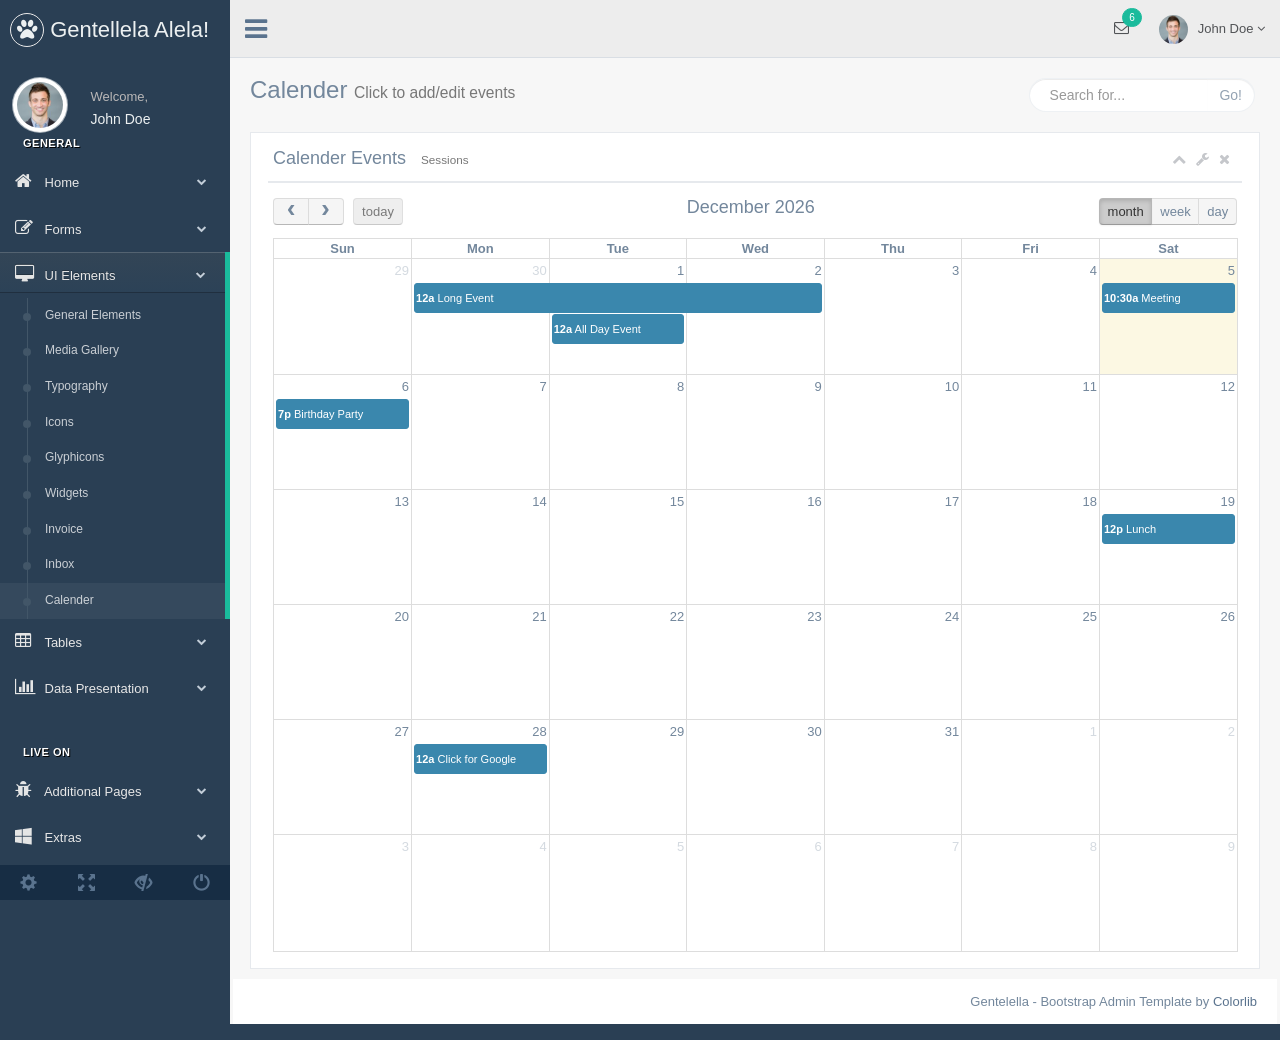
<file: web/calender.html>
<!DOCTYPE html>
<html lang="en">

<head>
  <meta http-equiv="Content-Type" content="text/html; charset=UTF-8">
  <!-- Meta, title, CSS, favicons, etc. -->
  <meta charset="utf-8">
  <meta http-equiv="X-UA-Compatible" content="IE=edge">
  <meta name="viewport" content="width=device-width, initial-scale=1">

  <title>Gentallela Alela! | </title>

  <!-- Bootstrap core CSS -->

  <link href="css/bootstrap.min.css" rel="stylesheet">

  <link href="fonts/css/font-awesome.min.css" rel="stylesheet">
  <link href="css/animate.min.css" rel="stylesheet">

  <!-- Custom styling plus plugins -->
  <link href="css/custom.css" rel="stylesheet">
  <link href="css/icheck/flat/green.css" rel="stylesheet">

  <link href="css/calendar/fullcalendar.css" rel="stylesheet">
  <link href="css/calendar/fullcalendar.print.css" rel="stylesheet" media="print">

  <script src="js/jquery.min.js"></script>

  <!--[if lt IE 9]>
            <script src="../assets/js/ie8-responsive-file-warning.js"></script>
            <![endif]-->

  <!-- HTML5 shim and Respond.js for IE8 support of HTML5 elements and media queries -->
  <!--[if lt IE 9]>
              <script src="https://oss.maxcdn.com/html5shiv/3.7.2/html5shiv.min.js"></script>
              <script src="https://oss.maxcdn.com/respond/1.4.2/respond.min.js"></script>
            <![endif]-->

</head>


<body class="nav-md">

  <div class="container body">


    <div class="main_container">

      <div class="col-md-3 left_col">
        <div class="left_col scroll-view">

          <div class="navbar nav_title" style="border: 0;">
            <a href="index.html" class="site_title"><i class="fa fa-paw"></i> <span>Gentellela Alela!</span></a>
          </div>
          <div class="clearfix"></div>


          <!-- menu prile quick info -->
          <div class="profile">
            <div class="profile_pic">
              <img src="images/img.jpg" alt="..." class="img-circle profile_img">
            </div>
            <div class="profile_info">
              <span>Welcome,</span>
              <h2>John Doe</h2>
            </div>
          </div>
          <!-- /menu prile quick info -->

          <br />

          <!-- sidebar menu -->
          <div id="sidebar-menu" class="main_menu_side hidden-print main_menu">

            <div class="menu_section">
              <h3>General</h3>
              <ul class="nav side-menu">
                <li><a><i class="fa fa-home"></i> Home <span class="fa fa-chevron-down"></span></a>
                  <ul class="nav child_menu" style="display: none">
                    <li><a href="index.html">Dashboard</a>
                    </li>
                    <li><a href="index2.html">Dashboard2</a>
                    </li>
                    <li><a href="index3.html">Dashboard3</a>
                    </li>
                  </ul>
                </li>
                <li><a><i class="fa fa-edit"></i> Forms <span class="fa fa-chevron-down"></span></a>
                  <ul class="nav child_menu" style="display: none">
                    <li><a href="form.html">General Form</a>
                    </li>
                    <li><a href="form_advanced.html">Advanced Components</a>
                    </li>
                    <li><a href="form_validation.html">Form Validation</a>
                    </li>
                    <li><a href="form_wizards.html">Form Wizard</a>
                    </li>
                    <li><a href="form_upload.html">Form Upload</a>
                    </li>
                    <li><a href="form_buttons.html">Form Buttons</a>
                    </li>
                  </ul>
                </li>
                <li><a><i class="fa fa-desktop"></i> UI Elements <span class="fa fa-chevron-down"></span></a>
                  <ul class="nav child_menu" style="display: none">
                    <li><a href="general_elements.html">General Elements</a>
                    </li>
                    <li><a href="media_gallery.html">Media Gallery</a>
                    </li>
                    <li><a href="typography.html">Typography</a>
                    </li>
                    <li><a href="icons.html">Icons</a>
                    </li>
                    <li><a href="glyphicons.html">Glyphicons</a>
                    </li>
                    <li><a href="widgets.html">Widgets</a>
                    </li>
                    <li><a href="invoice.html">Invoice</a>
                    </li>
                    <li><a href="inbox.html">Inbox</a>
                    </li>
                    <li><a href="calender.html">Calender</a>
                    </li>
                  </ul>
                </li>
                <li><a><i class="fa fa-table"></i> Tables <span class="fa fa-chevron-down"></span></a>
                  <ul class="nav child_menu" style="display: none">
                    <li><a href="tables.html">Tables</a></li>
                    <li><a href="tables_dynamic.html">Table Dynamic</a></li>
                  </ul>
                </li>
                <li><a><i class="fa fa-bar-chart-o"></i> Data Presentation <span class="fa fa-chevron-down"></span></a>
                  <ul class="nav child_menu" style="display: none">
                    <li><a href="chartjs.html">Chart JS</a></li>
                    <li><a href="chartjs2.html">Chart JS2</a></li>
                    <li><a href="morisjs.html">Moris JS</a></li>
                    <li><a href="echarts.html">ECharts </a></li>
                    <li><a href="other_charts.html">Other Charts </a></li>
                  </ul>
                </li>
              </ul>
            </div>
            <div class="menu_section">
              <h3>Live On</h3>
              <ul class="nav side-menu">
                <li><a><i class="fa fa-bug"></i> Additional Pages <span class="fa fa-chevron-down"></span></a>
                  <ul class="nav child_menu" style="display: none">
                    <li><a href="e_commerce.html">E-commerce</a>
                    </li>
                    <li><a href="projects.html">Projects</a>
                    </li>
                    <li><a href="project_detail.html">Project Detail</a>
                    </li>
                    <li><a href="contacts.html">Contacts</a>
                    </li>
                    <li><a href="profile.html">Profile</a>
                    </li>
                  </ul>
                </li>
                <li><a><i class="fa fa-windows"></i> Extras <span class="fa fa-chevron-down"></span></a>
                  <ul class="nav child_menu" style="display: none">
                    <li><a href="page_404.html">404 Error</a>
                    </li>
                    <li><a href="page_500.html">500 Error</a>
                    </li>
                    <li><a href="plain_page.html">Plain Page</a>
                    </li>
                    <li><a href="login.html">Login Page</a>
                    </li>
                    <li><a href="pricing_tables.html">Pricing Tables</a>
                    </li>

                  </ul>
                </li>
                <li><a><i class="fa fa-laptop"></i> Landing Page <span class="label label-success pull-right">Coming Soon</span></a>
                </li>
              </ul>
            </div>

          </div>
          <!-- /sidebar menu -->

          <!-- /menu footer buttons -->
          <div class="sidebar-footer hidden-small">
            <a data-toggle="tooltip" data-placement="top" title="Settings">
              <span class="glyphicon glyphicon-cog" aria-hidden="true"></span>
            </a>
            <a data-toggle="tooltip" data-placement="top" title="FullScreen">
              <span class="glyphicon glyphicon-fullscreen" aria-hidden="true"></span>
            </a>
            <a data-toggle="tooltip" data-placement="top" title="Lock">
              <span class="glyphicon glyphicon-eye-close" aria-hidden="true"></span>
            </a>
            <a data-toggle="tooltip" data-placement="top" title="Logout">
              <span class="glyphicon glyphicon-off" aria-hidden="true"></span>
            </a>
          </div>
          <!-- /menu footer buttons -->
        </div>
      </div>

      <!-- top navigation -->
      <div class="top_nav">

        <div class="nav_menu">
          <nav class="" role="navigation">
            <div class="nav toggle">
              <a id="menu_toggle"><i class="fa fa-bars"></i></a>
            </div>

            <ul class="nav navbar-nav navbar-right">
              <li class="">
                <a href="javascript:;" class="user-profile dropdown-toggle" data-toggle="dropdown" aria-expanded="false">
                  <img src="images/img.jpg" alt="">John Doe
                  <span class=" fa fa-angle-down"></span>
                </a>
                <ul class="dropdown-menu dropdown-usermenu animated fadeInDown pull-right">
                  <li><a href="javascript:;">  Profile</a>
                  </li>
                  <li>
                    <a href="javascript:;">
                      <span class="badge bg-red pull-right">50%</span>
                      <span>Settings</span>
                    </a>
                  </li>
                  <li>
                    <a href="javascript:;">Help</a>
                  </li>
                  <li><a href="login.html"><i class="fa fa-sign-out pull-right"></i> Log Out</a>
                  </li>
                </ul>
              </li>

              <li role="presentation" class="dropdown">
                <a href="javascript:;" class="dropdown-toggle info-number" data-toggle="dropdown" aria-expanded="false">
                  <i class="fa fa-envelope-o"></i>
                  <span class="badge bg-green">6</span>
                </a>
                <ul id="menu1" class="dropdown-menu list-unstyled msg_list animated fadeInDown" role="menu">
                  <li>
                    <a>
                      <span class="image">
                                                    <img src="images/img.jpg" alt="Profile Image" />
                                                </span>
                      <span>
                                                    <span>John Smith</span>
                      <span class="time">3 mins ago</span>
                      </span>
                      <span class="message">
                                                    Film festivals used to be do-or-die moments for movie makers. They were where...
                                                </span>
                    </a>
                  </li>
                  <li>
                    <a>
                      <span class="image">
                                                    <img src="images/img.jpg" alt="Profile Image" />
                                                </span>
                      <span>
                                                    <span>John Smith</span>
                      <span class="time">3 mins ago</span>
                      </span>
                      <span class="message">
                                                    Film festivals used to be do-or-die moments for movie makers. They were where...
                                                </span>
                    </a>
                  </li>
                  <li>
                    <a>
                      <span class="image">
                                                    <img src="images/img.jpg" alt="Profile Image" />
                                                </span>
                      <span>
                                                    <span>John Smith</span>
                      <span class="time">3 mins ago</span>
                      </span>
                      <span class="message">
                                                    Film festivals used to be do-or-die moments for movie makers. They were where...
                                                </span>
                    </a>
                  </li>
                  <li>
                    <a>
                      <span class="image">
                                                    <img src="images/img.jpg" alt="Profile Image" />
                                                </span>
                      <span>
                                                    <span>John Smith</span>
                      <span class="time">3 mins ago</span>
                      </span>
                      <span class="message">
                                                    Film festivals used to be do-or-die moments for movie makers. They were where...
                                                </span>
                    </a>
                  </li>
                  <li>
                    <div class="text-center">
                      <a>
                        <strong>See All Alerts</strong>
                        <i class="fa fa-angle-right"></i>
                      </a>
                    </div>
                  </li>
                </ul>
              </li>

            </ul>
          </nav>
        </div>

      </div>
      <!-- /top navigation -->

      <!-- page content -->
      <div class="right_col" role="main">
        <div class="">

          <div class="page-title">
            <div class="title_left">
              <h3>
                                    Calender
                                    <small>
                                        Click to add/edit events
                                    </small>
                                </h3>
            </div>

            <div class="title_right">
              <div class="col-md-5 col-sm-5 col-xs-12 form-group pull-right top_search">
                <div class="input-group">
                  <input type="text" class="form-control" placeholder="Search for...">
                  <span class="input-group-btn">
                                            <button class="btn btn-default" type="button">Go!</button>
                                        </span>
                </div>
              </div>
            </div>
          </div>
          <div class="clearfix"></div>

          <div class="row">
            <div class="col-md-12">
              <div class="x_panel">
                <div class="x_title">
                  <h2>Calender Events <small>Sessions</small></h2>
                  <ul class="nav navbar-right panel_toolbox">
                    <li><a class="collapse-link"><i class="fa fa-chevron-up"></i></a>
                    </li>
                    <li class="dropdown">
                      <a href="#" class="dropdown-toggle" data-toggle="dropdown" role="button" aria-expanded="false"><i class="fa fa-wrench"></i></a>
                      <ul class="dropdown-menu" role="menu">
                        <li><a href="#">Settings 1</a>
                        </li>
                        <li><a href="#">Settings 2</a>
                        </li>
                      </ul>
                    </li>
                    <li><a class="close-link"><i class="fa fa-close"></i></a>
                    </li>
                  </ul>
                  <div class="clearfix"></div>
                </div>
                <div class="x_content">

                  <div id='calendar'></div>

                </div>
              </div>
            </div>
          </div>
        </div>

        <!-- footer content -->
        <footer>
          <div class="copyright-info">
            <p class="pull-right">Gentelella - Bootstrap Admin Template by <a href="https://colorlib.com">Colorlib</a>
            </p>
          </div>
          <div class="clearfix"></div>
        </footer>
        <!-- /footer content -->

      </div>


      <!-- Start Calender modal -->
      <div id="CalenderModalNew" class="modal fade" tabindex="-1" role="dialog" aria-labelledby="myModalLabel" aria-hidden="true">
        <div class="modal-dialog">
          <div class="modal-content">

            <div class="modal-header">
              <button type="button" class="close" data-dismiss="modal" aria-hidden="true">×</button>
              <h4 class="modal-title" id="myModalLabel">New Calender Entry</h4>
            </div>
            <div class="modal-body">
              <div id="testmodal" style="padding: 5px 20px;">
                <form id="antoform" class="form-horizontal calender" role="form">
                  <div class="form-group">
                    <label class="col-sm-3 control-label">Title</label>
                    <div class="col-sm-9">
                      <input type="text" class="form-control" id="title" name="title">
                    </div>
                  </div>
                  <div class="form-group">
                    <label class="col-sm-3 control-label">Description</label>
                    <div class="col-sm-9">
                      <textarea class="form-control" style="height:55px;" id="descr" name="descr"></textarea>
                    </div>
                  </div>
                </form>
              </div>
            </div>
            <div class="modal-footer">
              <button type="button" class="btn btn-default antoclose" data-dismiss="modal">Close</button>
              <button type="button" class="btn btn-primary antosubmit">Save changes</button>
            </div>
          </div>
        </div>
      </div>
      <div id="CalenderModalEdit" class="modal fade" tabindex="-1" role="dialog" aria-labelledby="myModalLabel" aria-hidden="true">
        <div class="modal-dialog">
          <div class="modal-content">

            <div class="modal-header">
              <button type="button" class="close" data-dismiss="modal" aria-hidden="true">×</button>
              <h4 class="modal-title" id="myModalLabel2">Edit Calender Entry</h4>
            </div>
            <div class="modal-body">

              <div id="testmodal2" style="padding: 5px 20px;">
                <form id="antoform2" class="form-horizontal calender" role="form">
                  <div class="form-group">
                    <label class="col-sm-3 control-label">Title</label>
                    <div class="col-sm-9">
                      <input type="text" class="form-control" id="title2" name="title2">
                    </div>
                  </div>
                  <div class="form-group">
                    <label class="col-sm-3 control-label">Description</label>
                    <div class="col-sm-9">
                      <textarea class="form-control" style="height:55px;" id="descr2" name="descr"></textarea>
                    </div>
                  </div>

                </form>
              </div>
            </div>
            <div class="modal-footer">
              <button type="button" class="btn btn-default antoclose2" data-dismiss="modal">Close</button>
              <button type="button" class="btn btn-primary antosubmit2">Save changes</button>
            </div>
          </div>
        </div>
      </div>

      <div id="fc_create" data-toggle="modal" data-target="#CalenderModalNew"></div>
      <div id="fc_edit" data-toggle="modal" data-target="#CalenderModalEdit"></div>

      <!-- End Calender modal -->
      <!-- /page content -->
    </div>

  </div>

  <div id="custom_notifications" class="custom-notifications dsp_none">
    <ul class="list-unstyled notifications clearfix" data-tabbed_notifications="notif-group">
    </ul>
    <div class="clearfix"></div>
    <div id="notif-group" class="tabbed_notifications"></div>
  </div>

  <script src="js/bootstrap.min.js"></script>

  <script src="js/nprogress.js"></script>
  
  <!-- bootstrap progress js -->
  <script src="js/progressbar/bootstrap-progressbar.min.js"></script>
  <script src="js/nicescroll/jquery.nicescroll.min.js"></script>
  <!-- icheck -->
  <script src="js/icheck/icheck.min.js"></script>

  <script src="js/custom.js"></script>

  <script src="js/moment/moment.min.js"></script>
  <script src="js/calendar/fullcalendar.min.js"></script>
  <!-- pace -->
  <script src="js/pace/pace.min.js"></script>
  <script>
    $(window).load(function() {

      var date = new Date();
      var d = date.getDate();
      var m = date.getMonth();
      var y = date.getFullYear();
      var started;
      var categoryClass;

      var calendar = $('#calendar').fullCalendar({
        header: {
          left: 'prev,next today',
          center: 'title',
          right: 'month,agendaWeek,agendaDay'
        },
        selectable: true,
        selectHelper: true,
        select: function(start, end, allDay) {
          $('#fc_create').click();

          started = start;
          ended = end

          $(".antosubmit").on("click", function() {
            var title = $("#title").val();
            if (end) {
              ended = end
            }
            categoryClass = $("#event_type").val();

            if (title) {
              calendar.fullCalendar('renderEvent', {
                  title: title,
                  start: started,
                  end: end,
                  allDay: allDay
                },
                true // make the event "stick"
              );
            }
            $('#title').val('');
            calendar.fullCalendar('unselect');

            $('.antoclose').click();

            return false;
          });
        },
        eventClick: function(calEvent, jsEvent, view) {
          //alert(calEvent.title, jsEvent, view);

          $('#fc_edit').click();
          $('#title2').val(calEvent.title);
          categoryClass = $("#event_type").val();

          $(".antosubmit2").on("click", function() {
            calEvent.title = $("#title2").val();

            calendar.fullCalendar('updateEvent', calEvent);
            $('.antoclose2').click();
          });
          calendar.fullCalendar('unselect');
        },
        editable: true,
        events: [{
          title: 'All Day Event',
          start: new Date(y, m, 1)
        }, {
          title: 'Long Event',
          start: new Date(y, m, d - 5),
          end: new Date(y, m, d - 2)
        }, {
          title: 'Meeting',
          start: new Date(y, m, d, 10, 30),
          allDay: false
        }, {
          title: 'Lunch',
          start: new Date(y, m, d + 14, 12, 0),
          end: new Date(y, m, d, 14, 0),
          allDay: false
        }, {
          title: 'Birthday Party',
          start: new Date(y, m, d + 1, 19, 0),
          end: new Date(y, m, d + 1, 22, 30),
          allDay: false
        }, {
          title: 'Click for Google',
          start: new Date(y, m, 28),
          end: new Date(y, m, 29),
          url: 'http://google.com/'
        }]
      });
    });
  </script>
</body>

</html>
</file>
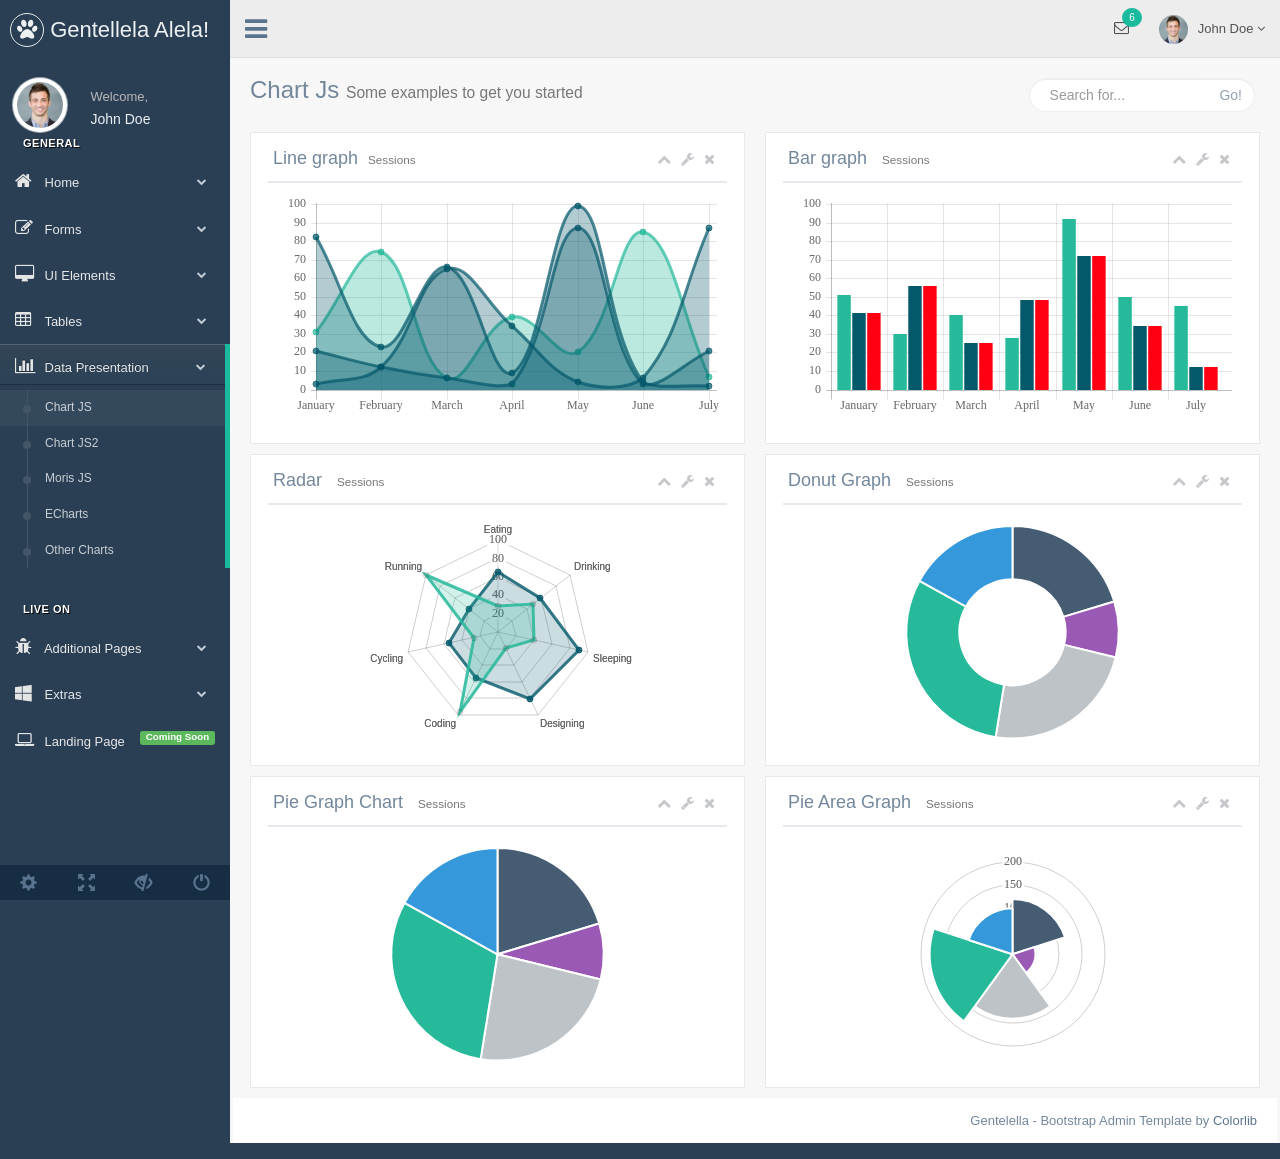
<file: web/chartjs.html>
<!DOCTYPE html>
<html lang="en">

<head>
  <meta http-equiv="Content-Type" content="text/html; charset=UTF-8">
  <!-- Meta, title, CSS, favicons, etc. -->
  <meta charset="utf-8">
  <meta http-equiv="X-UA-Compatible" content="IE=edge">
  <meta name="viewport" content="width=device-width, initial-scale=1">

  <title>Chart JS Graph Examples | Gentallela Alela! by Colorlib</title>

  <link href="css/bootstrap.min.css" rel="stylesheet">
  <link href="fonts/css/font-awesome.min.css" rel="stylesheet">
  <link href="css/animate.min.css" rel="stylesheet">
  <link href="css/custom.css" rel="stylesheet">
  <link href="css/icheck/flat/green.css" rel="stylesheet">
  <script src="js/jquery.min.js"></script>

  <!-- HTML5 shim and Respond.js for IE8 support of HTML5 elements and media queries -->
  <!--[if lt IE 9]>
          <script src="https://oss.maxcdn.com/html5shiv/3.7.2/html5shiv.min.js"></script>
          <script src="https://oss.maxcdn.com/respond/1.4.2/respond.min.js"></script>
    <![endif]-->

</head>


<body class="nav-md">

  <div class="container body">


    <div class="main_container">

      <div class="col-md-3 left_col">
        <div class="left_col scroll-view">

          <div class="navbar nav_title" style="border: 0;">
            <a href="index.html" class="site_title"><i class="fa fa-paw"></i> <span>Gentellela Alela!</span></a>
          </div>
          <div class="clearfix"></div>


          <!-- menu prile quick info -->
          <div class="profile">
            <div class="profile_pic">
              <img src="images/img.jpg" alt="..." class="img-circle profile_img">
            </div>
            <div class="profile_info">
              <span>Welcome,</span>
              <h2>John Doe</h2>
            </div>
          </div>
          <!-- /menu prile quick info -->

          <!-- sidebar menu -->
          <div id="sidebar-menu" class="main_menu_side hidden-print main_menu">

            <div class="menu_section">

              <h3>General</h3>
              <ul class="nav side-menu">
                <li><a><i class="fa fa-home"></i> Home <span class="fa fa-chevron-down"></span></a>
                  <ul class="nav child_menu" style="display: none">
                    <li><a href="index.html">Dashboard</a>
                    </li>
                    <li><a href="index2.html">Dashboard2</a>
                    </li>
                    <li><a href="index3.html">Dashboard3</a>
                    </li>
                  </ul>
                </li>
                <li><a><i class="fa fa-edit"></i> Forms <span class="fa fa-chevron-down"></span></a>
                  <ul class="nav child_menu" style="display: none">
                    <li><a href="form.html">General Form</a>
                    </li>
                    <li><a href="form_advanced.html">Advanced Components</a>
                    </li>
                    <li><a href="form_validation.html">Form Validation</a>
                    </li>
                    <li><a href="form_wizards.html">Form Wizard</a>
                    </li>
                    <li><a href="form_upload.html">Form Upload</a>
                    </li>
                    <li><a href="form_buttons.html">Form Buttons</a>
                    </li>
                  </ul>
                </li>
                <li><a><i class="fa fa-desktop"></i> UI Elements <span class="fa fa-chevron-down"></span></a>
                  <ul class="nav child_menu" style="display: none">
                    <li><a href="general_elements.html">General Elements</a>
                    </li>
                    <li><a href="media_gallery.html">Media Gallery</a>
                    </li>
                    <li><a href="typography.html">Typography</a>
                    </li>
                    <li><a href="icons.html">Icons</a>
                    </li>
                    <li><a href="glyphicons.html">Glyphicons</a>
                    </li>
                    <li><a href="widgets.html">Widgets</a>
                    </li>
                    <li><a href="invoice.html">Invoice</a>
                    </li>
                    <li><a href="inbox.html">Inbox</a>
                    </li>
                    <li><a href="calender.html">Calender</a>
                    </li>
                  </ul>
                </li>
                <li><a><i class="fa fa-table"></i> Tables <span class="fa fa-chevron-down"></span></a>
                  <ul class="nav child_menu" style="display: none">
                    <li><a href="tables.html">Tables</a>
                    </li>
                    <li><a href="tables_dynamic.html">Table Dynamic</a>
                    </li>
                  </ul>
                </li>
                <li><a><i class="fa fa-bar-chart-o"></i> Data Presentation <span class="fa fa-chevron-down"></span></a>
                  <ul class="nav child_menu" style="display: none">
                    <li><a href="chartjs.html">Chart JS</a>
                    </li>
                    <li><a href="chartjs2.html">Chart JS2</a>
                    </li>
                    <li><a href="morisjs.html">Moris JS</a>
                    </li>
                    <li><a href="echarts.html">ECharts </a>
                    </li>
                    <li><a href="other_charts.html">Other Charts </a>
                    </li>
                  </ul>
                </li>
              </ul>
            </div>
            <div class="menu_section">
              <h3>Live On</h3>
              <ul class="nav side-menu">
                <li><a><i class="fa fa-bug"></i> Additional Pages <span class="fa fa-chevron-down"></span></a>
                  <ul class="nav child_menu" style="display: none">
                    <li><a href="e_commerce.html">E-commerce</a>
                    </li>
                    <li><a href="projects.html">Projects</a>
                    </li>
                    <li><a href="project_detail.html">Project Detail</a>
                    </li>
                    <li><a href="contacts.html">Contacts</a>
                    </li>
                    <li><a href="profile.html">Profile</a>
                    </li>
                    <li><a href="real_estate.html">Real Estate</a>
                    </li>

                  </ul>
                </li>
                <li><a><i class="fa fa-windows"></i> Extras <span class="fa fa-chevron-down"></span></a>
                  <ul class="nav child_menu" style="display: none">
                    <li><a href="page_404.html">404 Error</a>
                    </li>
                    <li><a href="page_500.html">500 Error</a>
                    </li>
                    <li><a href="plain_page.html">Plain Page</a>
                    </li>
                    <li><a href="login.html">Login Page</a>
                    </li>
                    <li><a href="pricing_tables.html">Pricing Tables</a>
                    </li>

                  </ul>
                </li>
                <li><a><i class="fa fa-laptop"></i> Landing Page <span class="label label-success pull-right">Coming Soon</span></a>
                </li>
              </ul>
            </div>

          </div>
          <!-- /sidebar menu -->

          <!-- /menu footer buttons -->
          <div class="sidebar-footer hidden-small">
            <a data-toggle="tooltip" data-placement="top" title="Settings">
              <span class="glyphicon glyphicon-cog" aria-hidden="true"></span>
            </a>
            <a data-toggle="tooltip" data-placement="top" title="FullScreen">
              <span class="glyphicon glyphicon-fullscreen" aria-hidden="true"></span>
            </a>
            <a data-toggle="tooltip" data-placement="top" title="Lock">
              <span class="glyphicon glyphicon-eye-close" aria-hidden="true"></span>
            </a>
            <a data-toggle="tooltip" data-placement="top" title="Logout">
              <span class="glyphicon glyphicon-off" aria-hidden="true"></span>
            </a>
          </div>
          <!-- /menu footer buttons -->
        </div>
      </div>

      <!-- top navigation -->
      <div class="top_nav">

        <div class="nav_menu">
          <nav class="" role="navigation">
            <div class="nav toggle">
              <a id="menu_toggle"><i class="fa fa-bars"></i></a>
            </div>

            <ul class="nav navbar-nav navbar-right">
              <li class="">
                <a href="javascript:;" class="user-profile dropdown-toggle" data-toggle="dropdown" aria-expanded="false">
                  <img src="images/img.jpg" alt="">John Doe
                  <span class=" fa fa-angle-down"></span>
                </a>
                <ul class="dropdown-menu dropdown-usermenu animated fadeInDown pull-right">
                  <li><a href="javascript:;">  Profile</a>
                  </li>
                  <li>
                    <a href="javascript:;">
                      <span class="badge bg-red pull-right">50%</span>
                      <span>Settings</span>
                    </a>
                  </li>
                  <li>
                    <a href="javascript:;">Help</a>
                  </li>
                  <li><a href="login.html"><i class="fa fa-sign-out pull-right"></i> Log Out</a>
                  </li>
                </ul>
              </li>

              <li role="presentation" class="dropdown">
                <a href="javascript:;" class="dropdown-toggle info-number" data-toggle="dropdown" aria-expanded="false">
                  <i class="fa fa-envelope-o"></i>
                  <span class="badge bg-green">6</span>
                </a>
                <ul id="menu1" class="dropdown-menu list-unstyled msg_list animated fadeInDown" role="menu">
                  <li>
                    <a>
                      <span class="image">
                                        <img src="images/img.jpg" alt="Profile Image" />
                                    </span>
                      <span>
                                        <span>John Smith</span>
                      <span class="time">3 mins ago</span>
                      </span>
                      <span class="message">
                                        Film festivals used to be do-or-die moments for movie makers. They were where...
                                    </span>
                    </a>
                  </li>
                  <li>
                    <a>
                      <span class="image">
                                        <img src="images/img.jpg" alt="Profile Image" />
                                    </span>
                      <span>
                                        <span>John Smith</span>
                      <span class="time">3 mins ago</span>
                      </span>
                      <span class="message">
                                        Film festivals used to be do-or-die moments for movie makers. They were where...
                                    </span>
                    </a>
                  </li>
                  <li>
                    <a>
                      <span class="image">
                                        <img src="images/img.jpg" alt="Profile Image" />
                                    </span>
                      <span>
                                        <span>John Smith</span>
                      <span class="time">3 mins ago</span>
                      </span>
                      <span class="message">
                                        Film festivals used to be do-or-die moments for movie makers. They were where...
                                    </span>
                    </a>
                  </li>
                  <li>
                    <a>
                      <span class="image">
                                        <img src="images/img.jpg" alt="Profile Image" />
                                    </span>
                      <span>
                                        <span>John Smith</span>
                      <span class="time">3 mins ago</span>
                      </span>
                      <span class="message">
                                        Film festivals used to be do-or-die moments for movie makers. They were where...
                                    </span>
                    </a>
                  </li>
                  <li>
                    <div class="text-center">
                      <a>
                        <strong>See All Alerts</strong>
                        <i class="fa fa-angle-right"></i>
                      </a>
                    </div>
                  </li>
                </ul>
              </li>

            </ul>
          </nav>
        </div>

      </div>
      <!-- /top navigation -->

      <!-- page content -->
      <div class="right_col" role="main">
        <div class="">
          <div class="page-title">
            <div class="title_left">
              <h3>
                    Chart Js
                    <small>
                        Some examples to get you started
                    </small>
                </h3>
            </div>

            <div class="title_right">
              <div class="col-md-5 col-sm-5 col-xs-12 form-group pull-right top_search">
                <div class="input-group">
                  <input type="text" class="form-control" placeholder="Search for...">
                  <span class="input-group-btn">
                            <button class="btn btn-default" type="button">Go!</button>
                        </span>
                </div>
              </div>
            </div>
          </div>
          <div class="clearfix"></div>

          <div class="row">


            <div class="col-md-6 col-sm-6 col-xs-12">
              <div class="x_panel">
                <div class="x_title">
                  <h2>Line graph<small>Sessions</small></h2>
                  <ul class="nav navbar-right panel_toolbox">
                    <li><a class="collapse-link"><i class="fa fa-chevron-up"></i></a>
                    </li>
                    <li class="dropdown">
                      <a href="#" class="dropdown-toggle" data-toggle="dropdown" role="button" aria-expanded="false"><i class="fa fa-wrench"></i></a>
                      <ul class="dropdown-menu" role="menu">
                        <li><a href="#">Settings 1</a>
                        </li>
                        <li><a href="#">Settings 2</a>
                        </li>
                      </ul>
                    </li>
                    <li><a class="close-link"><i class="fa fa-close"></i></a>
                    </li>
                  </ul>
                  <div class="clearfix"></div>
                </div>
                <div class="x_content">
                  <canvas id="lineChart"></canvas>
                </div>
              </div>
            </div>

            <div class="col-md-6 col-sm-6 col-xs-12">
              <div class="x_panel">
                <div class="x_title">
                  <h2>Bar graph <small>Sessions</small></h2>
                  <ul class="nav navbar-right panel_toolbox">
                    <li><a class="collapse-link"><i class="fa fa-chevron-up"></i></a>
                    </li>
                    <li class="dropdown">
                      <a href="#" class="dropdown-toggle" data-toggle="dropdown" role="button" aria-expanded="false"><i class="fa fa-wrench"></i></a>
                      <ul class="dropdown-menu" role="menu">
                        <li><a href="#">Settings 1</a>
                        </li>
                        <li><a href="#">Settings 2</a>
                        </li>
                      </ul>
                    </li>
                    <li><a class="close-link"><i class="fa fa-close"></i></a>
                    </li>
                  </ul>
                  <div class="clearfix"></div>
                </div>
                <div class="x_content">
                  <canvas id="mybarChart"></canvas>
                </div>
              </div>
            </div>
          </div>
          <div class="clearfix"></div>
          <div class="row">
            <div class="col-md-6 col-sm-6 col-xs-12">
              <div class="x_panel">
                <div class="x_title">
                  <h2>Radar <small>Sessions</small></h2>
                  <ul class="nav navbar-right panel_toolbox">
                    <li><a class="collapse-link"><i class="fa fa-chevron-up"></i></a>
                    </li>
                    <li class="dropdown">
                      <a href="#" class="dropdown-toggle" data-toggle="dropdown" role="button" aria-expanded="false"><i class="fa fa-wrench"></i></a>
                      <ul class="dropdown-menu" role="menu">
                        <li><a href="#">Settings 1</a>
                        </li>
                        <li><a href="#">Settings 2</a>
                        </li>
                      </ul>
                    </li>
                    <li><a class="close-link"><i class="fa fa-close"></i></a>
                    </li>
                  </ul>
                  <div class="clearfix"></div>
                </div>
                <div class="x_content">
                  <canvas id="canvasRadar"></canvas>
                </div>
              </div>
            </div>

            <div class="col-md-6 col-sm-6 col-xs-12">
              <div class="x_panel">
                <div class="x_title">
                  <h2>Donut Graph <small>Sessions</small></h2>
                  <ul class="nav navbar-right panel_toolbox">
                    <li><a class="collapse-link"><i class="fa fa-chevron-up"></i></a>
                    </li>
                    <li class="dropdown">
                      <a href="#" class="dropdown-toggle" data-toggle="dropdown" role="button" aria-expanded="false"><i class="fa fa-wrench"></i></a>
                      <ul class="dropdown-menu" role="menu">
                        <li><a href="#">Settings 1</a>
                        </li>
                        <li><a href="#">Settings 2</a>
                        </li>
                      </ul>
                    </li>
                    <li><a class="close-link"><i class="fa fa-close"></i></a>
                    </li>
                  </ul>
                  <div class="clearfix"></div>
                </div>
                <div class="x_content">
                  <canvas id="canvasDoughnut"></canvas>
                </div>
              </div>
            </div>
          </div>
          <div class="clearfix"></div>
          <div class="row">
            <div class="col-md-6 col-sm-6 col-xs-12">
              <div class="x_panel">
                <div class="x_title">
                  <h2>Pie Graph Chart <small>Sessions</small></h2>
                  <ul class="nav navbar-right panel_toolbox">
                    <li><a class="collapse-link"><i class="fa fa-chevron-up"></i></a>
                    </li>
                    <li class="dropdown">
                      <a href="#" class="dropdown-toggle" data-toggle="dropdown" role="button" aria-expanded="false"><i class="fa fa-wrench"></i></a>
                      <ul class="dropdown-menu" role="menu">
                        <li><a href="#">Settings 1</a>
                        </li>
                        <li><a href="#">Settings 2</a>
                        </li>
                      </ul>
                    </li>
                    <li><a class="close-link"><i class="fa fa-close"></i></a>
                    </li>
                  </ul>
                  <div class="clearfix"></div>
                </div>
                <div class="x_content">
                  <canvas id="pieChart"></canvas>
                </div>
              </div>
            </div>

            <div class="col-md-6 col-sm-6 col-xs-12">
              <div class="x_panel">
                <div class="x_title">
                  <h2>Pie Area Graph <small>Sessions</small></h2>
                  <ul class="nav navbar-right panel_toolbox">
                    <li><a class="collapse-link"><i class="fa fa-chevron-up"></i></a>
                    </li>
                    <li class="dropdown">
                      <a href="#" class="dropdown-toggle" data-toggle="dropdown" role="button" aria-expanded="false"><i class="fa fa-wrench"></i></a>
                      <ul class="dropdown-menu" role="menu">
                        <li><a href="#">Settings 1</a>
                        </li>
                        <li><a href="#">Settings 2</a>
                        </li>
                      </ul>
                    </li>
                    <li><a class="close-link"><i class="fa fa-close"></i></a>
                    </li>
                  </ul>
                  <div class="clearfix"></div>
                </div>
                <div class="x_content">
                  <canvas id="polarArea"></canvas>
                </div>
              </div>
            </div>

          </div>
        </div>

        <!-- footer content -->
        <footer>
          <div class="copyright-info">
            <p class="pull-right">Gentelella - Bootstrap Admin Template by <a href="https://colorlib.com">Colorlib</a>
            </p>
          </div>
          <div class="clearfix"></div>
        </footer>
        <!-- /footer content -->

      </div>
      <!-- /page content -->
    </div>

  </div>

  <div id="custom_notifications" class="custom-notifications dsp_none">
    <ul class="list-unstyled notifications clearfix" data-tabbed_notifications="notif-group">
    </ul>
    <div class="clearfix"></div>
    <div id="notif-group" class="tabbed_notifications"></div>
  </div>

  <script src="js/bootstrap.min.js"></script>
  <script src="js/moment/moment.min.js"></script>
  <script src="js/chartjs/chart.min.js"></script>
  <script src="js/progressbar/bootstrap-progressbar.min.js"></script>
  <script src="js/nicescroll/jquery.nicescroll.min.js"></script>
  <script src="js/icheck/icheck.min.js"></script>
  <script src="js/custom.js"></script>
  <script src="js/pace/pace.min.js"></script>

  <script>
    Chart.defaults.global.legend = {
      enabled: true
    };

    // Line chart
    var ctx = document.getElementById("lineChart");
    var lineChart = new Chart(ctx, {
      type: 'line',
      data: {
        labels: ["January", "February", "March", "April", "May", "June", "July"],
        datasets: [{
          label: "My First dataset",
          backgroundColor: "rgba(38, 185, 154, 0.31)",
          borderColor: "rgba(38, 185, 154, 0.7)",
          pointBorderColor: "rgba(38, 185, 154, 0.7)",
          pointBackgroundColor: "rgba(38, 185, 154, 0.7)",
          pointHoverBackgroundColor: "#fff",
          pointHoverBorderColor: "rgba(220,220,220,1)",
          pointBorderWidth: 1,
          data: [31, 74, 6, 39, 20, 85, 7]
        }, {
          label: "My Second dataset",
          backgroundColor: "rgba(3, 88, 106, 0.3)",
          borderColor: "rgba(3, 88, 106, 0.70)",
          pointBorderColor: "rgba(3, 88, 106, 0.70)",
          pointBackgroundColor: "rgba(3, 88, 106, 0.70)",
          pointHoverBackgroundColor: "#fff",
          pointHoverBorderColor: "rgba(151,187,205,1)",
          pointBorderWidth: 1,
          data: [82, 23, 66, 9, 99, 4, 2]
        },{
          label: "My Second dataset",
          backgroundColor: "rgba(3, 88, 106, 0.3)",
          borderColor: "rgba(3, 88, 106, 0.70)",
          pointBorderColor: "rgba(3, 88, 106, 0.70)",
          pointBackgroundColor: "rgba(3, 88, 106, 0.70)",
          pointHoverBackgroundColor: "#fff",
          pointHoverBorderColor: "rgba(151,187,205,1)",
          pointBorderWidth: 1,
          data: [3, 12, 65, 34, 4, 6, 87]
        },{
          label: "My Second dataset",
          backgroundColor: "rgba(3, 88, 106, 0.3)",
          borderColor: "rgba(3, 88, 106, 0.70)",
          pointBorderColor: "rgba(3, 88, 106, 0.70)",
          pointBackgroundColor: "rgba(3, 88, 106, 0.70)",
          pointHoverBackgroundColor: "#fff",
          pointHoverBorderColor: "rgba(151,187,205,1)",
          pointBorderWidth: 1,
          data: [21, 12, 6, 3, 87, 3, 21]
        }
    ]
      },
    });

    // Bar chart
    var ctx = document.getElementById("mybarChart");
    var mybarChart = new Chart(ctx, {
      type: 'bar',
      data: {
        labels: ["January", "February", "March", "April", "May", "June", "July"],
        datasets: [{
          label: '# of Votes',
          backgroundColor: "#26B99A",
          data: [51, 30, 40, 28, 92, 50, 45]
        }, {
          label: '# of Votes',
          backgroundColor: "#03586A",
          data: [41, 56, 25, 48, 72, 34, 12]
        },{
          label: '# of Votes',
          backgroundColor: "#FF0012",
          data: [41, 56, 25, 48, 72, 34, 12]
        }]
      },

      options: {
        scales: {
          yAxes: [{
            ticks: {
              beginAtZero: true
            }
          }]
        }
      }
    });

    // Doughnut chart
    var ctx = document.getElementById("canvasDoughnut");
    var data = {
      labels: [
        "Dark Grey",
        "Purple Color",
        "Gray Color",
        "Green Color",
        "Blue Color"
      ],
      datasets: [{
        data: [120, 50, 140, 180, 100],
        backgroundColor: [
          "#455C73",
          "#9B59B6",
          "#BDC3C7",
          "#26B99A",
          "#3498DB"
        ],
        hoverBackgroundColor: [
          "#34495E",
          "#B370CF",
          "#CFD4D8",
          "#36CAAB",
          "#49A9EA"
        ]

      }]
    };

    var canvasDoughnut = new Chart(ctx, {
      type: 'doughnut',
      tooltipFillColor: "rgba(51, 51, 51, 0.55)",
      data: data
    });

    // Radar chart
    var ctx = document.getElementById("canvasRadar");
    var data = {
      labels: ["Eating", "Drinking", "Sleeping", "Designing", "Coding", "Cycling", "Running"],
      datasets: [{
        label: "My First dataset",
        backgroundColor: "rgba(3, 88, 106, 0.2)",
        borderColor: "rgba(3, 88, 106, 0.80)",
        pointBorderColor: "rgba(3, 88, 106, 0.80)",
        pointBackgroundColor: "rgba(3, 88, 106, 0.80)",
        pointHoverBackgroundColor: "#fff",
        pointHoverBorderColor: "rgba(220,220,220,1)",
        data: [65, 59, 90, 81, 56, 55, 40]
      }, {
        label: "My Second dataset",
        backgroundColor: "rgba(38, 185, 154, 0.2)",
        borderColor: "rgba(38, 185, 154, 0.85)",
        pointColor: "rgba(38, 185, 154, 0.85)",
        pointStrokeColor: "#fff",
        pointHighlightFill: "#fff",
        pointHighlightStroke: "rgba(151,187,205,1)",
        data: [28, 48, 40, 19, 96, 27, 100]
      }]
    };

    var canvasRadar = new Chart(ctx, {
      type: 'radar',
      data: data,
    });

    // Pie chart
    var ctx = document.getElementById("pieChart");
    var data = {
      datasets: [{
        data: [120, 50, 140, 180, 100],
        backgroundColor: [
          "#455C73",
          "#9B59B6",
          "#BDC3C7",
          "#26B99A",
          "#3498DB"
        ],
        label: 'My dataset' // for legend
      }],
      labels: [
        "Dark Gray",
        "Purple",
        "Gray",
        "Green",
        "Blue"
      ]
    };

    var pieChart = new Chart(ctx, {
      data: data,
      type: 'pie',
      otpions: {
        legend: false
      }
    });

    // PolarArea chart
    var ctx = document.getElementById("polarArea");
    var data = {
      datasets: [{
        data: [120, 50, 140, 180, 100],
        backgroundColor: [
          "#455C73",
          "#9B59B6",
          "#BDC3C7",
          "#26B99A",
          "#3498DB"
        ],
        label: 'My dataset' // for legend
      }],
      labels: [
        "Dark Gray",
        "Purple",
        "Gray",
        "Green",
        "Blue"
      ]
    };

    var polarArea = new Chart(ctx, {
      data: data,
      type: 'polarArea',
      options: {
        scale: {
          ticks: {
            beginAtZero: true
          }
        }
      }
    });
  </script>

</body>

</html>
</file>
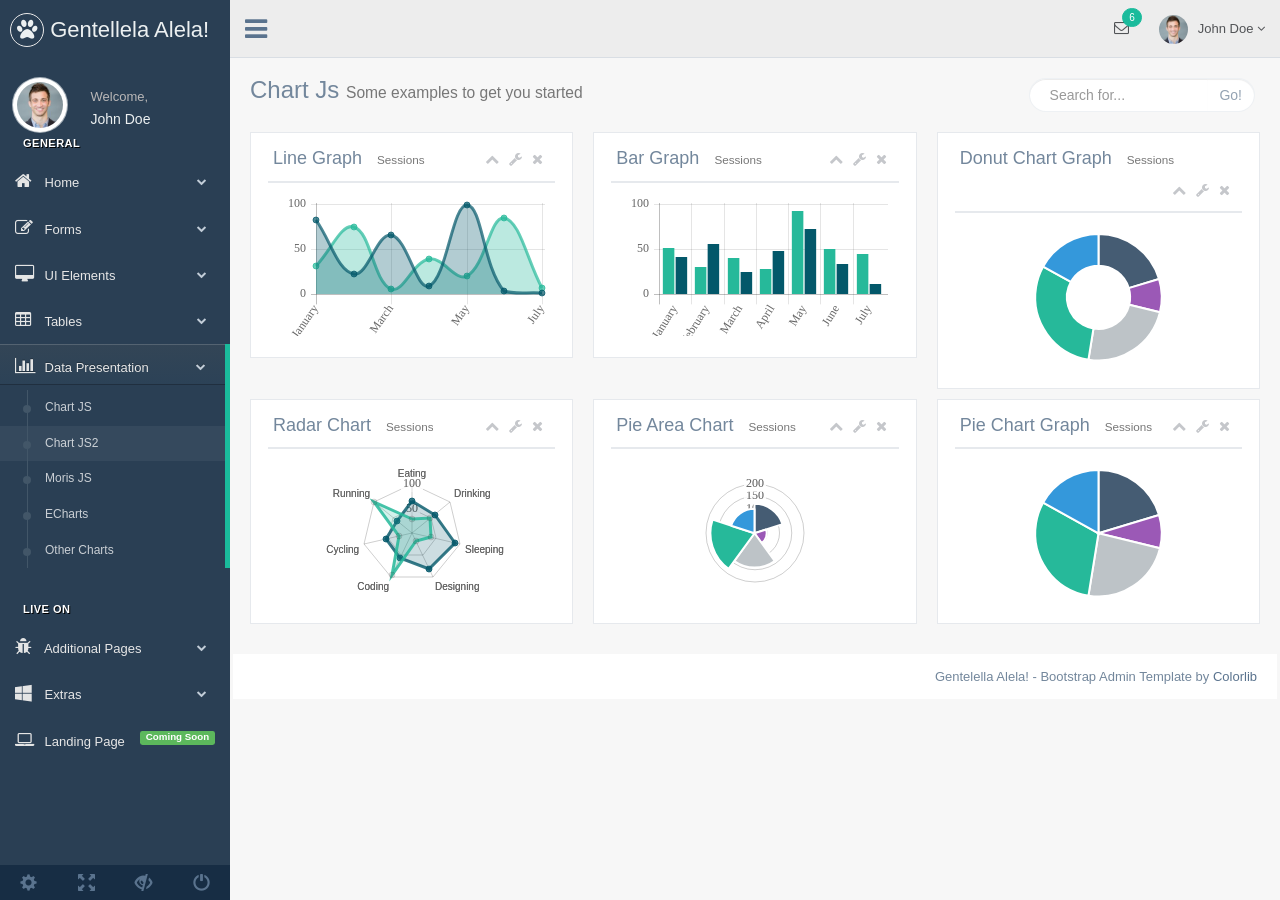
<file: web/chartjs2.html>
<!DOCTYPE html>
<html lang="en">

<head>
  <meta http-equiv="Content-Type" content="text/html; charset=UTF-8">
  <!-- Meta, title, CSS, favicons, etc. -->
  <meta charset="utf-8">
  <meta http-equiv="X-UA-Compatible" content="IE=edge">
  <meta name="viewport" content="width=device-width, initial-scale=1">

  <title>Chart JS Graph Examples Part 2 | Gentallela Alela! by Colorlib</title>

  <link href="css/bootstrap.min.css" rel="stylesheet">
  <link href="fonts/css/font-awesome.min.css" rel="stylesheet">
  <link href="css/animate.min.css" rel="stylesheet">
  <link href="css/custom.css" rel="stylesheet">
  <link href="css/icheck/flat/green.css" rel="stylesheet">
  <script src="js/jquery.min.js"></script>

  <!-- HTML5 shim and Respond.js for IE8 support of HTML5 elements and media queries -->
  <!--[if lt IE 9]>
          <script src="https://oss.maxcdn.com/html5shiv/3.7.2/html5shiv.min.js"></script>
          <script src="https://oss.maxcdn.com/respond/1.4.2/respond.min.js"></script>
    <![endif]-->

</head>


<body class="nav-md">

  <div class="container body">


    <div class="main_container">

      <div class="col-md-3 left_col">
        <div class="left_col scroll-view">

          <div class="navbar nav_title" style="border: 0;">
            <a href="index.html" class="site_title"><i class="fa fa-paw"></i> <span>Gentellela Alela!</span></a>
          </div>
          <div class="clearfix"></div>


          <!-- menu prile quick info -->
          <div class="profile">
            <div class="profile_pic">
              <img src="images/img.jpg" alt="..." class="img-circle profile_img">
            </div>
            <div class="profile_info">
              <span>Welcome,</span>
              <h2>John Doe</h2>
            </div>
          </div>
          <!-- /menu prile quick info -->

          <!-- sidebar menu -->
          <div id="sidebar-menu" class="main_menu_side hidden-print main_menu">

            <div class="menu_section">
              <h3>General</h3>
              <ul class="nav side-menu">
                <li><a><i class="fa fa-home"></i> Home <span class="fa fa-chevron-down"></span></a>
                  <ul class="nav child_menu" style="display: none">
                    <li><a href="index.html">Dashboard</a>
                    </li>
                    <li><a href="index2.html">Dashboard2</a>
                    </li>
                    <li><a href="index3.html">Dashboard3</a>
                    </li>
                  </ul>
                </li>
                <li><a><i class="fa fa-edit"></i> Forms <span class="fa fa-chevron-down"></span></a>
                  <ul class="nav child_menu" style="display: none">
                    <li><a href="form.html">General Form</a>
                    </li>
                    <li><a href="form_advanced.html">Advanced Components</a>
                    </li>
                    <li><a href="form_validation.html">Form Validation</a>
                    </li>
                    <li><a href="form_wizards.html">Form Wizard</a>
                    </li>
                    <li><a href="form_upload.html">Form Upload</a>
                    </li>
                    <li><a href="form_buttons.html">Form Buttons</a>
                    </li>
                  </ul>
                </li>
                <li><a><i class="fa fa-desktop"></i> UI Elements <span class="fa fa-chevron-down"></span></a>
                  <ul class="nav child_menu" style="display: none">
                    <li><a href="general_elements.html">General Elements</a>
                    </li>
                    <li><a href="media_gallery.html">Media Gallery</a>
                    </li>
                    <li><a href="typography.html">Typography</a>
                    </li>
                    <li><a href="icons.html">Icons</a>
                    </li>
                    <li><a href="glyphicons.html">Glyphicons</a>
                    </li>
                    <li><a href="widgets.html">Widgets</a>
                    </li>
                    <li><a href="invoice.html">Invoice</a>
                    </li>
                    <li><a href="inbox.html">Inbox</a>
                    </li>
                    <li><a href="calender.html">Calender</a>
                    </li>
                  </ul>
                </li>
                <li><a><i class="fa fa-table"></i> Tables <span class="fa fa-chevron-down"></span></a>
                  <ul class="nav child_menu" style="display: none">
                    <li><a href="tables.html">Tables</a>
                    </li>
                    <li><a href="tables_dynamic.html">Table Dynamic</a>
                    </li>
                  </ul>
                </li>
                <li><a><i class="fa fa-bar-chart-o"></i> Data Presentation <span class="fa fa-chevron-down"></span></a>
                  <ul class="nav child_menu" style="display: none">
                    <li><a href="chartjs.html">Chart JS</a>
                    </li>
                    <li><a href="chartjs2.html">Chart JS2</a>
                    </li>
                    <li><a href="morisjs.html">Moris JS</a>
                    </li>
                    <li><a href="echarts.html">ECharts </a>
                    </li>
                    <li><a href="other_charts.html">Other Charts </a>
                    </li>
                  </ul>
                </li>
              </ul>
            </div>
            <div class="menu_section">
              <h3>Live On</h3>
              <ul class="nav side-menu">
                <li><a><i class="fa fa-bug"></i> Additional Pages <span class="fa fa-chevron-down"></span></a>
                  <ul class="nav child_menu" style="display: none">
                    <li><a href="e_commerce.html">E-commerce</a>
                    </li>
                    <li><a href="projects.html">Projects</a>
                    </li>
                    <li><a href="project_detail.html">Project Detail</a>
                    </li>
                    <li><a href="contacts.html">Contacts</a>
                    </li>
                    <li><a href="profile.html">Profile</a>
                    </li>
                  </ul>
                </li>
                <li><a><i class="fa fa-windows"></i> Extras <span class="fa fa-chevron-down"></span></a>
                  <ul class="nav child_menu" style="display: none">
                    <li><a href="page_404.html">404 Error</a>
                    </li>
                    <li><a href="page_500.html">500 Error</a>
                    </li>
                    <li><a href="plain_page.html">Plain Page</a>
                    </li>
                    <li><a href="login.html">Login Page</a>
                    </li>
                    <li><a href="pricing_tables.html">Pricing Tables</a>
                    </li>

                  </ul>
                </li>
                <li><a><i class="fa fa-laptop"></i> Landing Page <span class="label label-success pull-right">Coming Soon</span></a>
                </li>
              </ul>
            </div>

          </div>
          <!-- /sidebar menu -->

          <!-- /menu footer buttons -->
          <div class="sidebar-footer hidden-small">
            <a data-toggle="tooltip" data-placement="top" title="Settings">
              <span class="glyphicon glyphicon-cog" aria-hidden="true"></span>
            </a>
            <a data-toggle="tooltip" data-placement="top" title="FullScreen">
              <span class="glyphicon glyphicon-fullscreen" aria-hidden="true"></span>
            </a>
            <a data-toggle="tooltip" data-placement="top" title="Lock">
              <span class="glyphicon glyphicon-eye-close" aria-hidden="true"></span>
            </a>
            <a data-toggle="tooltip" data-placement="top" title="Logout">
              <span class="glyphicon glyphicon-off" aria-hidden="true"></span>
            </a>
          </div>
          <!-- /menu footer buttons -->
        </div>
      </div>

      <!-- top navigation -->
      <div class="top_nav">

        <div class="nav_menu">
          <nav class="" role="navigation">
            <div class="nav toggle">
              <a id="menu_toggle"><i class="fa fa-bars"></i></a>
            </div>

            <ul class="nav navbar-nav navbar-right">
              <li class="">
                <a href="javascript:;" class="user-profile dropdown-toggle" data-toggle="dropdown" aria-expanded="false">
                  <img src="images/img.jpg" alt="">John Doe
                  <span class=" fa fa-angle-down"></span>
                </a>
                <ul class="dropdown-menu dropdown-usermenu animated fadeInDown pull-right">
                  <li><a href="javascript:;">  Profile</a>
                  </li>
                  <li>
                    <a href="javascript:;">
                      <span class="badge bg-red pull-right">50%</span>
                      <span>Settings</span>
                    </a>
                  </li>
                  <li>
                    <a href="javascript:;">Help</a>
                  </li>
                  <li><a href="login.html"><i class="fa fa-sign-out pull-right"></i> Log Out</a>
                  </li>
                </ul>
              </li>

              <li role="presentation" class="dropdown">
                <a href="javascript:;" class="dropdown-toggle info-number" data-toggle="dropdown" aria-expanded="false">
                  <i class="fa fa-envelope-o"></i>
                  <span class="badge bg-green">6</span>
                </a>
                <ul id="menu1" class="dropdown-menu list-unstyled msg_list animated fadeInDown" role="menu">
                  <li>
                    <a>
                      <span class="image">
                                        <img src="images/img.jpg" alt="Profile Image" />
                                    </span>
                      <span>
                                        <span>John Smith</span>
                      <span class="time">3 mins ago</span>
                      </span>
                      <span class="message">
                                        Film festivals used to be do-or-die moments for movie makers. They were where...
                                    </span>
                    </a>
                  </li>
                  <li>
                    <a>
                      <span class="image">
                                        <img src="images/img.jpg" alt="Profile Image" />
                                    </span>
                      <span>
                                        <span>John Smith</span>
                      <span class="time">3 mins ago</span>
                      </span>
                      <span class="message">
                                        Film festivals used to be do-or-die moments for movie makers. They were where...
                                    </span>
                    </a>
                  </li>
                  <li>
                    <a>
                      <span class="image">
                                        <img src="images/img.jpg" alt="Profile Image" />
                                    </span>
                      <span>
                                        <span>John Smith</span>
                      <span class="time">3 mins ago</span>
                      </span>
                      <span class="message">
                                        Film festivals used to be do-or-die moments for movie makers. They were where...
                                    </span>
                    </a>
                  </li>
                  <li>
                    <a>
                      <span class="image">
                                        <img src="images/img.jpg" alt="Profile Image" />
                                    </span>
                      <span>
                                        <span>John Smith</span>
                      <span class="time">3 mins ago</span>
                      </span>
                      <span class="message">
                                        Film festivals used to be do-or-die moments for movie makers. They were where...
                                    </span>
                    </a>
                  </li>
                  <li>
                    <div class="text-center">
                      <a>
                        <strong>See All Alerts</strong>
                        <i class="fa fa-angle-right"></i>
                      </a>
                    </div>
                  </li>
                </ul>
              </li>

            </ul>
          </nav>
        </div>

      </div>
      <!-- /top navigation -->

      <!-- page content -->
      <div class="right_col" role="main">
        <div class="">
          <div class="page-title">
            <div class="title_left">
              <h3>
                    Chart Js
                    <small>
                        Some examples to get you started
                    </small>
                </h3>
            </div>

            <div class="title_right">
              <div class="col-md-5 col-sm-5 col-xs-12 form-group pull-right top_search">
                <div class="input-group">
                  <input type="text" class="form-control" placeholder="Search for...">
                  <span class="input-group-btn">
                            <button class="btn btn-default" type="button">Go!</button>
                        </span>
                </div>
              </div>
            </div>
          </div>
          <div class="clearfix"></div>

          <div class="row">


            <div class="col-md-4 col-sm-6 col-xs-12">
              <div class="x_panel">
                <div class="x_title">
                  <h2>Line Graph <small>Sessions</small></h2>
                  <ul class="nav navbar-right panel_toolbox">
                    <li><a class="collapse-link"><i class="fa fa-chevron-up"></i></a>
                    </li>
                    <li class="dropdown">
                      <a href="#" class="dropdown-toggle" data-toggle="dropdown" role="button" aria-expanded="false"><i class="fa fa-wrench"></i></a>
                      <ul class="dropdown-menu" role="menu">
                        <li><a href="#">Settings 1</a>
                        </li>
                        <li><a href="#">Settings 2</a>
                        </li>
                      </ul>
                    </li>
                    <li><a class="close-link"><i class="fa fa-close"></i></a>
                    </li>
                  </ul>
                  <div class="clearfix"></div>
                </div>
                <div class="x_content">
                  <canvas id="lineChart"></canvas>
                </div>
              </div>
            </div>

            <div class="col-md-4 col-sm-6 col-xs-12">
              <div class="x_panel">
                <div class="x_title">
                  <h2>Bar Graph <small>Sessions</small></h2>
                  <ul class="nav navbar-right panel_toolbox">
                    <li><a class="collapse-link"><i class="fa fa-chevron-up"></i></a>
                    </li>
                    <li class="dropdown">
                      <a href="#" class="dropdown-toggle" data-toggle="dropdown" role="button" aria-expanded="false"><i class="fa fa-wrench"></i></a>
                      <ul class="dropdown-menu" role="menu">
                        <li><a href="#">Settings 1</a>
                        </li>
                        <li><a href="#">Settings 2</a>
                        </li>
                      </ul>
                    </li>
                    <li><a class="close-link"><i class="fa fa-close"></i></a>
                    </li>
                  </ul>
                  <div class="clearfix"></div>
                </div>
                <div class="x_content">
                  <canvas id="mybarChart"></canvas>
                </div>
              </div>
            </div>

            <div class="col-md-4 col-sm-6 col-xs-12">
              <div class="x_panel">
                <div class="x_title">
                  <h2>Donut Chart Graph <small>Sessions</small></h2>
                  <ul class="nav navbar-right panel_toolbox">
                    <li><a class="collapse-link"><i class="fa fa-chevron-up"></i></a>
                    </li>
                    <li class="dropdown">
                      <a href="#" class="dropdown-toggle" data-toggle="dropdown" role="button" aria-expanded="false"><i class="fa fa-wrench"></i></a>
                      <ul class="dropdown-menu" role="menu">
                        <li><a href="#">Settings 1</a>
                        </li>
                        <li><a href="#">Settings 2</a>
                        </li>
                      </ul>
                    </li>
                    <li><a class="close-link"><i class="fa fa-close"></i></a>
                    </li>
                  </ul>
                  <div class="clearfix"></div>
                </div>
                <div class="x_content">
                  <canvas id="canvasDoughnut"></canvas>
                </div>
              </div>
            </div>

            <div class="col-md-4 col-sm-6 col-xs-12">
              <div class="x_panel">
                <div class="x_title">
                  <h2>Radar Chart <small>Sessions</small></h2>
                  <ul class="nav navbar-right panel_toolbox">
                    <li><a class="collapse-link"><i class="fa fa-chevron-up"></i></a>
                    </li>
                    <li class="dropdown">
                      <a href="#" class="dropdown-toggle" data-toggle="dropdown" role="button" aria-expanded="false"><i class="fa fa-wrench"></i></a>
                      <ul class="dropdown-menu" role="menu">
                        <li><a href="#">Settings 1</a>
                        </li>
                        <li><a href="#">Settings 2</a>
                        </li>
                      </ul>
                    </li>
                    <li><a class="close-link"><i class="fa fa-close"></i></a>
                    </li>
                  </ul>
                  <div class="clearfix"></div>
                </div>
                <div class="x_content">
                  <canvas id="canvasRadar"></canvas>
                </div>
              </div>
            </div>

            <div class="col-md-4 col-sm-6 col-xs-12">
              <div class="x_panel">
                <div class="x_title">
                  <h2>Pie Area Chart <small>Sessions</small></h2>
                  <ul class="nav navbar-right panel_toolbox">
                    <li><a class="collapse-link"><i class="fa fa-chevron-up"></i></a>
                    </li>
                    <li class="dropdown">
                      <a href="#" class="dropdown-toggle" data-toggle="dropdown" role="button" aria-expanded="false"><i class="fa fa-wrench"></i></a>
                      <ul class="dropdown-menu" role="menu">
                        <li><a href="#">Settings 1</a>
                        </li>
                        <li><a href="#">Settings 2</a>
                        </li>
                      </ul>
                    </li>
                    <li><a class="close-link"><i class="fa fa-close"></i></a>
                    </li>
                  </ul>
                  <div class="clearfix"></div>
                </div>
                <div class="x_content">
                  <canvas id="polarArea"></canvas>
                </div>
              </div>
            </div>

            <div class="col-md-4 col-sm-6 col-xs-12">
              <div class="x_panel">
                <div class="x_title">
                  <h2>Pie Chart Graph <small>Sessions</small></h2>
                  <ul class="nav navbar-right panel_toolbox">
                    <li><a class="collapse-link"><i class="fa fa-chevron-up"></i></a>
                    </li>
                    <li class="dropdown">
                      <a href="#" class="dropdown-toggle" data-toggle="dropdown" role="button" aria-expanded="false"><i class="fa fa-wrench"></i></a>
                      <ul class="dropdown-menu" role="menu">
                        <li><a href="#">Settings 1</a>
                        </li>
                        <li><a href="#">Settings 2</a>
                        </li>
                      </ul>
                    </li>
                    <li><a class="close-link"><i class="fa fa-close"></i></a>
                    </li>
                  </ul>
                  <div class="clearfix"></div>
                </div>
                <div class="x_content">
                  <canvas id="pieChart"></canvas>
                </div>
              </div>
            </div>

          </div>
          <div class="clearfix"></div>
          <br />
        </div>

        <!-- footer content -->
        <footer>
          <div class="copyright-info">
            <p class="pull-right">Gentelella Alela! - Bootstrap Admin Template by <a href="https://colorlib.com">Colorlib</a>
            </p>
          </div>
          <div class="clearfix"></div>
        </footer>
        <!-- /footer content -->

      </div>
      <!-- /page content -->
    </div>

  </div>

  <div id="custom_notifications" class="custom-notifications dsp_none">
    <ul class="list-unstyled notifications clearfix" data-tabbed_notifications="notif-group">
    </ul>
    <div class="clearfix"></div>
    <div id="notif-group" class="tabbed_notifications"></div>
  </div>

  <script src="js/bootstrap.min.js"></script>
  <script src="js/moment/moment.min.js"></script>
  <script src="js/chartjs/chart.min.js"></script>
  <script src="js/progressbar/bootstrap-progressbar.min.js"></script>
  <script src="js/nicescroll/jquery.nicescroll.min.js"></script>
  <script src="js/icheck/icheck.min.js"></script>
  <script src="js/custom.js"></script>
  <script src="js/pace/pace.min.js"></script>


  <script>
    Chart.defaults.global.legend = {
      enabled: false
    };

    // Line chart
    var ctx = document.getElementById("lineChart");
    var lineChart = new Chart(ctx, {
      type: 'line',
      data: {
        labels: ["January", "February", "March", "April", "May", "June", "July"],
        datasets: [{
          label: "My First dataset",
          backgroundColor: "rgba(38, 185, 154, 0.31)",
          borderColor: "rgba(38, 185, 154, 0.7)",
          pointBorderColor: "rgba(38, 185, 154, 0.7)",
          pointBackgroundColor: "rgba(38, 185, 154, 0.7)",
          pointHoverBackgroundColor: "#fff",
          pointHoverBorderColor: "rgba(220,220,220,1)",
          pointBorderWidth: 1,
          data: [31, 74, 6, 39, 20, 85, 7]
        }, {
          label: "My Second dataset",
          backgroundColor: "rgba(3, 88, 106, 0.3)",
          borderColor: "rgba(3, 88, 106, 0.70)",
          pointBorderColor: "rgba(3, 88, 106, 0.70)",
          pointBackgroundColor: "rgba(3, 88, 106, 0.70)",
          pointHoverBackgroundColor: "#fff",
          pointHoverBorderColor: "rgba(151,187,205,1)",
          pointBorderWidth: 1,
          data: [82, 23, 66, 9, 99, 4, 2]
        }]
      },
    });

    // Bar chart
    var ctx = document.getElementById("mybarChart");
    var mybarChart = new Chart(ctx, {
      type: 'bar',
      data: {
        labels: ["January", "February", "March", "April", "May", "June", "July"],
        datasets: [{
          label: '# of Votes',
          backgroundColor: "#26B99A",
          data: [51, 30, 40, 28, 92, 50, 45]
        }, {
          label: '# of Votes',
          backgroundColor: "#03586A",
          data: [41, 56, 25, 48, 72, 34, 12]
        }]
      },

      options: {
        scales: {
          yAxes: [{
            ticks: {
              beginAtZero: true
            }
          }]
        }
      }
    });

    // Doughnut chart
    var ctx = document.getElementById("canvasDoughnut");
    var data = {
      labels: [
        "Dark Grey",
        "Purple Color",
        "Gray Color",
        "Green Color",
        "Blue Color"
      ],
      datasets: [{
        data: [120, 50, 140, 180, 100],
        backgroundColor: [
          "#455C73",
          "#9B59B6",
          "#BDC3C7",
          "#26B99A",
          "#3498DB"
        ],
        hoverBackgroundColor: [
          "#34495E",
          "#B370CF",
          "#CFD4D8",
          "#36CAAB",
          "#49A9EA"
        ]

      }]
    };

    var canvasDoughnut = new Chart(ctx, {
      type: 'doughnut',
      tooltipFillColor: "rgba(51, 51, 51, 0.55)",
      data: data
    });

    // Radar chart
    var ctx = document.getElementById("canvasRadar");
    var data = {
      labels: ["Eating", "Drinking", "Sleeping", "Designing", "Coding", "Cycling", "Running"],
      datasets: [{
        label: "My First dataset",
        backgroundColor: "rgba(3, 88, 106, 0.2)",
        borderColor: "rgba(3, 88, 106, 0.80)",
        pointBorderColor: "rgba(3, 88, 106, 0.80)",
        pointBackgroundColor: "rgba(3, 88, 106, 0.80)",
        pointHoverBackgroundColor: "#fff",
        pointHoverBorderColor: "rgba(220,220,220,1)",
        data: [65, 59, 90, 81, 56, 55, 40]
      }, {
        label: "My Second dataset",
        backgroundColor: "rgba(38, 185, 154, 0.2)",
        borderColor: "rgba(38, 185, 154, 0.85)",
        pointColor: "rgba(38, 185, 154, 0.85)",
        pointStrokeColor: "#fff",
        pointHighlightFill: "#fff",
        pointHighlightStroke: "rgba(151,187,205,1)",
        data: [28, 48, 40, 19, 96, 27, 100]
      }]
    };

    var canvasRadar = new Chart(ctx, {
      type: 'radar',
      data: data,
    });

    // Pie chart
    var ctx = document.getElementById("pieChart");
    var data = {
      datasets: [{
        data: [120, 50, 140, 180, 100],
        backgroundColor: [
          "#455C73",
          "#9B59B6",
          "#BDC3C7",
          "#26B99A",
          "#3498DB"
        ],
        label: 'My dataset' // for legend
      }],
      labels: [
        "Dark Gray",
        "Purple",
        "Gray",
        "Green",
        "Blue"
      ]
    };

    var pieChart = new Chart(ctx, {
      data: data,
      type: 'pie',
      otpions: {
        legend: false
      }
    });

    // PolarArea chart
    var ctx = document.getElementById("polarArea");
    var data = {
      datasets: [{
        data: [120, 50, 140, 180, 100],
        backgroundColor: [
          "#455C73",
          "#9B59B6",
          "#BDC3C7",
          "#26B99A",
          "#3498DB"
        ],
        label: 'My dataset' // for legend
      }],
      labels: [
        "Dark Gray",
        "Purple",
        "Gray",
        "Green",
        "Blue"
      ]
    };

    var polarArea = new Chart(ctx, {
      data: data,
      type: 'polarArea',
      options: {
        scale: {
          ticks: {
            beginAtZero: true
          }
        }
      }
    });
  </script>

</body>

</html>
</file>
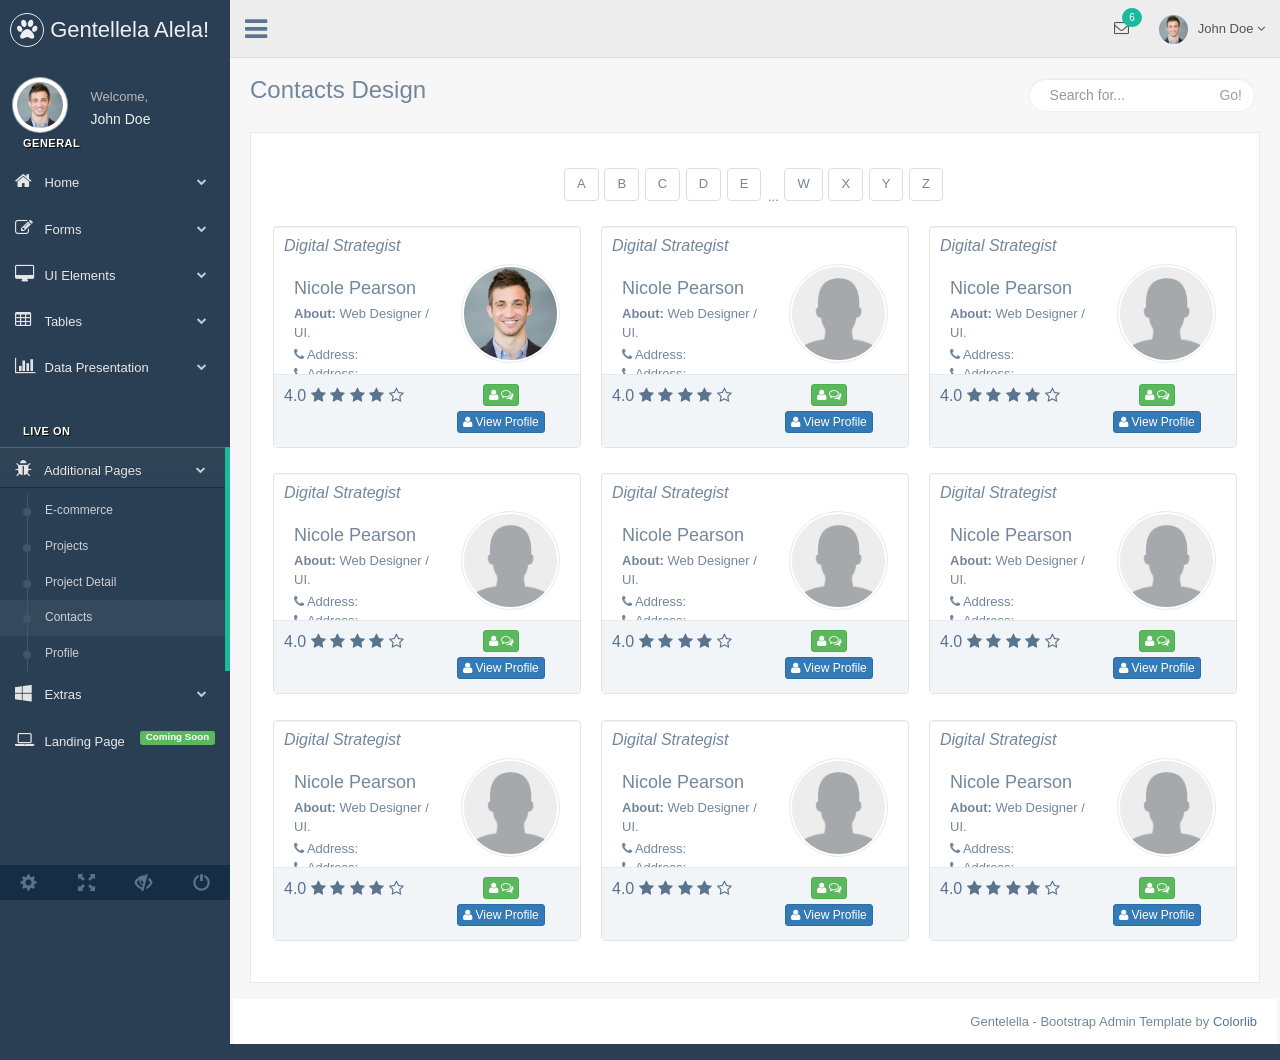
<file: web/contacts.html>
<!DOCTYPE html>
<html lang="en">

<head>
  <meta http-equiv="Content-Type" content="text/html; charset=UTF-8">
  <!-- Meta, title, CSS, favicons, etc. -->
  <meta charset="utf-8">
  <meta http-equiv="X-UA-Compatible" content="IE=edge">
  <meta name="viewport" content="width=device-width, initial-scale=1">

  <title>Contact Form | Gentallela Alela! by Colorlib</title>

  <link href="css/bootstrap.min.css" rel="stylesheet">
  <link href="fonts/css/font-awesome.min.css" rel="stylesheet">
  <link href="css/animate.min.css" rel="stylesheet">
  <link href="css/custom.css" rel="stylesheet">
  <link href="css/icheck/flat/green.css" rel="stylesheet">
  <script src="js/jquery.min.js"></script>

  <!-- HTML5 shim and Respond.js for IE8 support of HTML5 elements and media queries -->
  <!--[if lt IE 9]>
          <script src="https://oss.maxcdn.com/html5shiv/3.7.2/html5shiv.min.js"></script>
          <script src="https://oss.maxcdn.com/respond/1.4.2/respond.min.js"></script>
    <![endif]-->

</head>


<body class="nav-md">

  <div class="container body">


    <div class="main_container">

      <div class="col-md-3 left_col">
        <div class="left_col scroll-view">

          <div class="navbar nav_title" style="border: 0;">
            <a href="index.html" class="site_title"><i class="fa fa-paw"></i> <span>Gentellela Alela!</span></a>
          </div>
          <div class="clearfix"></div>


          <!-- menu prile quick info -->
          <div class="profile">
            <div class="profile_pic">
              <img src="images/img.jpg" alt="..." class="img-circle profile_img">
            </div>
            <div class="profile_info">
              <span>Welcome,</span>
              <h2>John Doe</h2>
            </div>
          </div>
          <!-- /menu prile quick info -->

          <br />

          <!-- sidebar menu -->
          <div id="sidebar-menu" class="main_menu_side hidden-print main_menu">

            <div class="menu_section">
              <h3>General</h3>
              <ul class="nav side-menu">
                <li><a><i class="fa fa-home"></i> Home <span class="fa fa-chevron-down"></span></a>
                  <ul class="nav child_menu" style="display: none">
                    <li><a href="index.html">Dashboard</a>
                    </li>
                    <li><a href="index2.html">Dashboard2</a>
                    </li>
                    <li><a href="index3.html">Dashboard3</a>
                    </li>
                  </ul>
                </li>
                <li><a><i class="fa fa-edit"></i> Forms <span class="fa fa-chevron-down"></span></a>
                  <ul class="nav child_menu" style="display: none">
                    <li><a href="form.html">General Form</a>
                    </li>
                    <li><a href="form_advanced.html">Advanced Components</a>
                    </li>
                    <li><a href="form_validation.html">Form Validation</a>
                    </li>
                    <li><a href="form_wizards.html">Form Wizard</a>
                    </li>
                    <li><a href="form_upload.html">Form Upload</a>
                    </li>
                    <li><a href="form_buttons.html">Form Buttons</a>
                    </li>
                  </ul>
                </li>
                <li><a><i class="fa fa-desktop"></i> UI Elements <span class="fa fa-chevron-down"></span></a>
                  <ul class="nav child_menu" style="display: none">
                    <li><a href="general_elements.html">General Elements</a>
                    </li>
                    <li><a href="media_gallery.html">Media Gallery</a>
                    </li>
                    <li><a href="typography.html">Typography</a>
                    </li>
                    <li><a href="icons.html">Icons</a>
                    </li>
                    <li><a href="glyphicons.html">Glyphicons</a>
                    </li>
                    <li><a href="widgets.html">Widgets</a>
                    </li>
                    <li><a href="invoice.html">Invoice</a>
                    </li>
                    <li><a href="inbox.html">Inbox</a>
                    </li>
                    <li><a href="calender.html">Calender</a>
                    </li>
                  </ul>
                </li>
                <li><a><i class="fa fa-table"></i> Tables <span class="fa fa-chevron-down"></span></a>
                  <ul class="nav child_menu" style="display: none">
                    <li><a href="tables.html">Tables</a>
                    </li>
                    <li><a href="tables_dynamic.html">Table Dynamic</a>
                    </li>
                  </ul>
                </li>
                <li><a><i class="fa fa-bar-chart-o"></i> Data Presentation <span class="fa fa-chevron-down"></span></a>
                  <ul class="nav child_menu" style="display: none">
                    <li><a href="chartjs.html">Chart JS</a>
                    </li>
                    <li><a href="chartjs2.html">Chart JS2</a>
                    </li>
                    <li><a href="morisjs.html">Moris JS</a>
                    </li>
                    <li><a href="echarts.html">ECharts </a>
                    </li>
                    <li><a href="other_charts.html">Other Charts </a>
                    </li>
                  </ul>
                </li>
              </ul>
            </div>
            <div class="menu_section">
              <h3>Live On</h3>
              <ul class="nav side-menu">
                <li><a><i class="fa fa-bug"></i> Additional Pages <span class="fa fa-chevron-down"></span></a>
                  <ul class="nav child_menu" style="display: none">
                    <li><a href="e_commerce.html">E-commerce</a>
                    </li>
                    <li><a href="projects.html">Projects</a>
                    </li>
                    <li><a href="project_detail.html">Project Detail</a>
                    </li>
                    <li><a href="contacts.html">Contacts</a>
                    </li>
                    <li><a href="profile.html">Profile</a>
                    </li>
                  </ul>
                </li>
                <li><a><i class="fa fa-windows"></i> Extras <span class="fa fa-chevron-down"></span></a>
                  <ul class="nav child_menu" style="display: none">
                    <li><a href="page_404.html">404 Error</a>
                    </li>
                    <li><a href="page_500.html">500 Error</a>
                    </li>
                    <li><a href="plain_page.html">Plain Page</a>
                    </li>
                    <li><a href="login.html">Login Page</a>
                    </li>
                    <li><a href="pricing_tables.html">Pricing Tables</a>
                    </li>

                  </ul>
                </li>
                <li><a><i class="fa fa-laptop"></i> Landing Page <span class="label label-success pull-right">Coming Soon</span></a>
                </li>
              </ul>
            </div>

          </div>
          <!-- /sidebar menu -->

          <!-- /menu footer buttons -->
          <div class="sidebar-footer hidden-small">
            <a data-toggle="tooltip" data-placement="top" title="Settings">
              <span class="glyphicon glyphicon-cog" aria-hidden="true"></span>
            </a>
            <a data-toggle="tooltip" data-placement="top" title="FullScreen">
              <span class="glyphicon glyphicon-fullscreen" aria-hidden="true"></span>
            </a>
            <a data-toggle="tooltip" data-placement="top" title="Lock">
              <span class="glyphicon glyphicon-eye-close" aria-hidden="true"></span>
            </a>
            <a data-toggle="tooltip" data-placement="top" title="Logout">
              <span class="glyphicon glyphicon-off" aria-hidden="true"></span>
            </a>
          </div>
          <!-- /menu footer buttons -->
        </div>
      </div>

      <!-- top navigation -->
      <div class="top_nav">

        <div class="nav_menu">
          <nav class="" role="navigation">
            <div class="nav toggle">
              <a id="menu_toggle"><i class="fa fa-bars"></i></a>
            </div>

            <ul class="nav navbar-nav navbar-right">
              <li class="">
                <a href="javascript:;" class="user-profile dropdown-toggle" data-toggle="dropdown" aria-expanded="false">
                  <img src="images/img.jpg" alt="">John Doe
                  <span class=" fa fa-angle-down"></span>
                </a>
                <ul class="dropdown-menu dropdown-usermenu animated fadeInDown pull-right">
                  <li><a href="javascript:;">  Profile</a>
                  </li>
                  <li>
                    <a href="javascript:;">
                      <span class="badge bg-red pull-right">50%</span>
                      <span>Settings</span>
                    </a>
                  </li>
                  <li>
                    <a href="javascript:;">Help</a>
                  </li>
                  <li><a href="login.html"><i class="fa fa-sign-out pull-right"></i> Log Out</a>
                  </li>
                </ul>
              </li>

              <li role="presentation" class="dropdown">
                <a href="javascript:;" class="dropdown-toggle info-number" data-toggle="dropdown" aria-expanded="false">
                  <i class="fa fa-envelope-o"></i>
                  <span class="badge bg-green">6</span>
                </a>
                <ul id="menu1" class="dropdown-menu list-unstyled msg_list animated fadeInDown" role="menu">
                  <li>
                    <a>
                      <span class="image">
                                        <img src="images/img.jpg" alt="Profile Image" />
                                    </span>
                      <span>
                                        <span>John Smith</span>
                      <span class="time">3 mins ago</span>
                      </span>
                      <span class="message">
                                        Film festivals used to be do-or-die moments for movie makers. They were where...
                                    </span>
                    </a>
                  </li>
                  <li>
                    <a>
                      <span class="image">
                                        <img src="images/img.jpg" alt="Profile Image" />
                                    </span>
                      <span>
                                        <span>John Smith</span>
                      <span class="time">3 mins ago</span>
                      </span>
                      <span class="message">
                                        Film festivals used to be do-or-die moments for movie makers. They were where...
                                    </span>
                    </a>
                  </li>
                  <li>
                    <a>
                      <span class="image">
                                        <img src="images/img.jpg" alt="Profile Image" />
                                    </span>
                      <span>
                                        <span>John Smith</span>
                      <span class="time">3 mins ago</span>
                      </span>
                      <span class="message">
                                        Film festivals used to be do-or-die moments for movie makers. They were where...
                                    </span>
                    </a>
                  </li>
                  <li>
                    <a>
                      <span class="image">
                                        <img src="images/img.jpg" alt="Profile Image" />
                                    </span>
                      <span>
                                        <span>John Smith</span>
                      <span class="time">3 mins ago</span>
                      </span>
                      <span class="message">
                                        Film festivals used to be do-or-die moments for movie makers. They were where...
                                    </span>
                    </a>
                  </li>
                  <li>
                    <div class="text-center">
                      <a>
                        <strong>See All Alerts</strong>
                        <i class="fa fa-angle-right"></i>
                      </a>
                    </div>
                  </li>
                </ul>
              </li>

            </ul>
          </nav>
        </div>

      </div>
      <!-- /top navigation -->

      <!-- page content -->
      <div class="right_col" role="main">

        <div class="">
          <div class="page-title">
            <div class="title_left">
              <h3>Contacts Design</h3>
            </div>

            <div class="title_right">
              <div class="col-md-5 col-sm-5 col-xs-12 form-group pull-right top_search">
                <div class="input-group">
                  <input type="text" class="form-control" placeholder="Search for...">
                  <span class="input-group-btn">
                            <button class="btn btn-default" type="button">Go!</button>
                        </span>
                </div>
              </div>
            </div>
          </div>
          <div class="clearfix"></div>

          <div class="row">
            <div class="col-md-12">
              <div class="x_panel">
                <div class="x_content">

                  <div class="row">

                    <div class="col-md-12 col-sm-12 col-xs-12" style="text-align:center;">
                      <ul class="pagination pagination-split">
                        <li><a href="#">A</a>
                        </li>
                        <li><a href="#">B</a>
                        </li>
                        <li><a href="#">C</a>
                        </li>
                        <li><a href="#">D</a>
                        </li>
                        <li><a href="#">E</a>
                        </li>
                        <li>...</li>
                        <li><a href="#">W</a>
                        </li>
                        <li><a href="#">X</a>
                        </li>
                        <li><a href="#">Y</a>
                        </li>
                        <li><a href="#">Z</a>
                        </li>
                      </ul>
                    </div>
                    <div class="clearfix"></div>


                    <div class="col-md-4 col-sm-4 col-xs-12 animated fadeInDown">
                      <div class="well profile_view">
                        <div class="col-sm-12">
                          <h4 class="brief"><i>Digital Strategist</i></h4>
                          <div class="left col-xs-7">
                            <h2>Nicole Pearson</h2>
                            <p><strong>About: </strong> Web Designer / UI. </p>
                            <ul class="list-unstyled">
                              <li><i class="fa fa-phone"></i> Address: </li>
                              <li><i class="fa fa-phone"></i> Address: </li>

                            </ul>
                          </div>
                          <div class="right col-xs-5 text-center">
                            <img src="images/img.jpg" alt="" class="img-circle img-responsive">
                          </div>
                        </div>
                        <div class="col-xs-12 bottom text-center">
                          <div class="col-xs-12 col-sm-6 emphasis">
                            <p class="ratings">
                              <a>4.0</a>
                              <a href="#"><span class="fa fa-star"></span></a>
                              <a href="#"><span class="fa fa-star"></span></a>
                              <a href="#"><span class="fa fa-star"></span></a>
                              <a href="#"><span class="fa fa-star"></span></a>
                              <a href="#"><span class="fa fa-star-o"></span></a>
                            </p>
                          </div>
                          <div class="col-xs-12 col-sm-6 emphasis">
                            <button type="button" class="btn btn-success btn-xs"> <i class="fa fa-user">
                                                            </i> <i class="fa fa-comments-o"></i> </button>
                            <button type="button" class="btn btn-primary btn-xs"> <i class="fa fa-user">
                                                            </i> View Profile </button>
                          </div>
                        </div>
                      </div>
                    </div>

                    <div class="col-md-4 col-sm-4 col-xs-12 animated fadeInDown">
                      <div class="well profile_view">
                        <div class="col-sm-12">
                          <h4 class="brief"><i>Digital Strategist</i></h4>
                          <div class="left col-xs-7">
                            <h2>Nicole Pearson</h2>
                            <p><strong>About: </strong> Web Designer / UI. </p>
                            <ul class="list-unstyled">
                              <li><i class="fa fa-phone"></i> Address: </li>
                              <li><i class="fa fa-phone"></i> Address: </li>

                            </ul>
                          </div>
                          <div class="right col-xs-5 text-center">
                            <img src="images/user.png" alt="" class="img-circle img-responsive">
                          </div>
                        </div>
                        <div class="col-xs-12 bottom text-center">
                          <div class="col-xs-12 col-sm-6 emphasis">
                            <p class="ratings">
                              <a>4.0</a>
                              <a href="#"><span class="fa fa-star"></span></a>
                              <a href="#"><span class="fa fa-star"></span></a>
                              <a href="#"><span class="fa fa-star"></span></a>
                              <a href="#"><span class="fa fa-star"></span></a>
                              <a href="#"><span class="fa fa-star-o"></span></a>
                            </p>
                          </div>
                          <div class="col-xs-12 col-sm-6 emphasis">
                            <button type="button" class="btn btn-success btn-xs"> <i class="fa fa-user">
                                                            </i> <i class="fa fa-comments-o"></i> </button>
                            <button type="button" class="btn btn-primary btn-xs"> <i class="fa fa-user">
                                                            </i> View Profile </button>
                          </div>
                        </div>
                      </div>
                    </div>

                    <div class="col-md-4 col-sm-4 col-xs-12 animated fadeInDown">
                      <div class="well profile_view">
                        <div class="col-sm-12">
                          <h4 class="brief"><i>Digital Strategist</i></h4>
                          <div class="left col-xs-7">
                            <h2>Nicole Pearson</h2>
                            <p><strong>About: </strong> Web Designer / UI. </p>
                            <ul class="list-unstyled">
                              <li><i class="fa fa-phone"></i> Address: </li>
                              <li><i class="fa fa-phone"></i> Address: </li>

                            </ul>
                          </div>
                          <div class="right col-xs-5 text-center">
                            <img src="images/user.png" alt="" class="img-circle img-responsive">
                          </div>
                        </div>
                        <div class="col-xs-12 bottom text-center">
                          <div class="col-xs-12 col-sm-6 emphasis">
                            <p class="ratings">
                              <a>4.0</a>
                              <a href="#"><span class="fa fa-star"></span></a>
                              <a href="#"><span class="fa fa-star"></span></a>
                              <a href="#"><span class="fa fa-star"></span></a>
                              <a href="#"><span class="fa fa-star"></span></a>
                              <a href="#"><span class="fa fa-star-o"></span></a>
                            </p>
                          </div>
                          <div class="col-xs-12 col-sm-6 emphasis">
                            <button type="button" class="btn btn-success btn-xs"> <i class="fa fa-user">
                                                            </i> <i class="fa fa-comments-o"></i> </button>
                            <button type="button" class="btn btn-primary btn-xs"> <i class="fa fa-user">
                                                            </i> View Profile </button>
                          </div>
                        </div>
                      </div>
                    </div>

                    <div class="col-md-4 col-sm-4 col-xs-12 animated fadeInDown">
                      <div class="well profile_view">
                        <div class="col-sm-12">
                          <h4 class="brief"><i>Digital Strategist</i></h4>
                          <div class="left col-xs-7">
                            <h2>Nicole Pearson</h2>
                            <p><strong>About: </strong> Web Designer / UI. </p>
                            <ul class="list-unstyled">
                              <li><i class="fa fa-phone"></i> Address: </li>
                              <li><i class="fa fa-phone"></i> Address: </li>

                            </ul>
                          </div>
                          <div class="right col-xs-5 text-center">
                            <img src="images/user.png" alt="" class="img-circle img-responsive">
                          </div>
                        </div>
                        <div class="col-xs-12 bottom text-center">
                          <div class="col-xs-12 col-sm-6 emphasis">
                            <p class="ratings">
                              <a>4.0</a>
                              <a href="#"><span class="fa fa-star"></span></a>
                              <a href="#"><span class="fa fa-star"></span></a>
                              <a href="#"><span class="fa fa-star"></span></a>
                              <a href="#"><span class="fa fa-star"></span></a>
                              <a href="#"><span class="fa fa-star-o"></span></a>
                            </p>
                          </div>
                          <div class="col-xs-12 col-sm-6 emphasis">
                            <button type="button" class="btn btn-success btn-xs"> <i class="fa fa-user">
                                                            </i> <i class="fa fa-comments-o"></i> </button>
                            <button type="button" class="btn btn-primary btn-xs"> <i class="fa fa-user">
                                                            </i> View Profile </button>
                          </div>
                        </div>
                      </div>
                    </div>

                    <div class="col-md-4 col-sm-4 col-xs-12 animated fadeInDown">
                      <div class="well profile_view">
                        <div class="col-sm-12">
                          <h4 class="brief"><i>Digital Strategist</i></h4>
                          <div class="left col-xs-7">
                            <h2>Nicole Pearson</h2>
                            <p><strong>About: </strong> Web Designer / UI. </p>
                            <ul class="list-unstyled">
                              <li><i class="fa fa-phone"></i> Address: </li>
                              <li><i class="fa fa-phone"></i> Address: </li>

                            </ul>
                          </div>
                          <div class="right col-xs-5 text-center">
                            <img src="images/user.png" alt="" class="img-circle img-responsive">
                          </div>
                        </div>
                        <div class="col-xs-12 bottom text-center">
                          <div class="col-xs-12 col-sm-6 emphasis">
                            <p class="ratings">
                              <a>4.0</a>
                              <a href="#"><span class="fa fa-star"></span></a>
                              <a href="#"><span class="fa fa-star"></span></a>
                              <a href="#"><span class="fa fa-star"></span></a>
                              <a href="#"><span class="fa fa-star"></span></a>
                              <a href="#"><span class="fa fa-star-o"></span></a>
                            </p>
                          </div>
                          <div class="col-xs-12 col-sm-6 emphasis">
                            <button type="button" class="btn btn-success btn-xs"> <i class="fa fa-user">
                                                            </i> <i class="fa fa-comments-o"></i> </button>
                            <button type="button" class="btn btn-primary btn-xs"> <i class="fa fa-user">
                                                            </i> View Profile </button>
                          </div>
                        </div>
                      </div>
                    </div>

                    <div class="col-md-4 col-sm-4 col-xs-12 animated fadeInDown">
                      <div class="well profile_view">
                        <div class="col-sm-12">
                          <h4 class="brief"><i>Digital Strategist</i></h4>
                          <div class="left col-xs-7">
                            <h2>Nicole Pearson</h2>
                            <p><strong>About: </strong> Web Designer / UI. </p>
                            <ul class="list-unstyled">
                              <li><i class="fa fa-phone"></i> Address: </li>
                              <li><i class="fa fa-phone"></i> Address: </li>

                            </ul>
                          </div>
                          <div class="right col-xs-5 text-center">
                            <img src="images/user.png" alt="" class="img-circle img-responsive">
                          </div>
                        </div>
                        <div class="col-xs-12 bottom text-center">
                          <div class="col-xs-12 col-sm-6 emphasis">
                            <p class="ratings">
                              <a>4.0</a>
                              <a href="#"><span class="fa fa-star"></span></a>
                              <a href="#"><span class="fa fa-star"></span></a>
                              <a href="#"><span class="fa fa-star"></span></a>
                              <a href="#"><span class="fa fa-star"></span></a>
                              <a href="#"><span class="fa fa-star-o"></span></a>
                            </p>
                          </div>
                          <div class="col-xs-12 col-sm-6 emphasis">
                            <button type="button" class="btn btn-success btn-xs"> <i class="fa fa-user">
                                                            </i> <i class="fa fa-comments-o"></i> </button>
                            <button type="button" class="btn btn-primary btn-xs"> <i class="fa fa-user">
                                                            </i> View Profile </button>
                          </div>
                        </div>
                      </div>
                    </div>

                    <div class="col-md-4 col-sm-4 col-xs-12 animated fadeInDown">
                      <div class="well profile_view">
                        <div class="col-sm-12">
                          <h4 class="brief"><i>Digital Strategist</i></h4>
                          <div class="left col-xs-7">
                            <h2>Nicole Pearson</h2>
                            <p><strong>About: </strong> Web Designer / UI. </p>
                            <ul class="list-unstyled">
                              <li><i class="fa fa-phone"></i> Address: </li>
                              <li><i class="fa fa-phone"></i> Address: </li>

                            </ul>
                          </div>
                          <div class="right col-xs-5 text-center">
                            <img src="images/user.png" alt="" class="img-circle img-responsive">
                          </div>
                        </div>
                        <div class="col-xs-12 bottom text-center">
                          <div class="col-xs-12 col-sm-6 emphasis">
                            <p class="ratings">
                              <a>4.0</a>
                              <a href="#"><span class="fa fa-star"></span></a>
                              <a href="#"><span class="fa fa-star"></span></a>
                              <a href="#"><span class="fa fa-star"></span></a>
                              <a href="#"><span class="fa fa-star"></span></a>
                              <a href="#"><span class="fa fa-star-o"></span></a>
                            </p>
                          </div>
                          <div class="col-xs-12 col-sm-6 emphasis">
                            <button type="button" class="btn btn-success btn-xs"> <i class="fa fa-user">
                                                            </i> <i class="fa fa-comments-o"></i> </button>
                            <button type="button" class="btn btn-primary btn-xs"> <i class="fa fa-user">
                                                            </i> View Profile </button>
                          </div>
                        </div>
                      </div>
                    </div>

                    <div class="col-md-4 col-sm-4 col-xs-12 animated fadeInDown">
                      <div class="well profile_view">
                        <div class="col-sm-12">
                          <h4 class="brief"><i>Digital Strategist</i></h4>
                          <div class="left col-xs-7">
                            <h2>Nicole Pearson</h2>
                            <p><strong>About: </strong> Web Designer / UI. </p>
                            <ul class="list-unstyled">
                              <li><i class="fa fa-phone"></i> Address: </li>
                              <li><i class="fa fa-phone"></i> Address: </li>

                            </ul>
                          </div>
                          <div class="right col-xs-5 text-center">
                            <img src="images/user.png" alt="" class="img-circle img-responsive">
                          </div>
                        </div>
                        <div class="col-xs-12 bottom text-center">
                          <div class="col-xs-12 col-sm-6 emphasis">
                            <p class="ratings">
                              <a>4.0</a>
                              <a href="#"><span class="fa fa-star"></span></a>
                              <a href="#"><span class="fa fa-star"></span></a>
                              <a href="#"><span class="fa fa-star"></span></a>
                              <a href="#"><span class="fa fa-star"></span></a>
                              <a href="#"><span class="fa fa-star-o"></span></a>
                            </p>
                          </div>
                          <div class="col-xs-12 col-sm-6 emphasis">
                            <button type="button" class="btn btn-success btn-xs"> <i class="fa fa-user">
                                                            </i> <i class="fa fa-comments-o"></i> </button>
                            <button type="button" class="btn btn-primary btn-xs"> <i class="fa fa-user">
                                                            </i> View Profile </button>
                          </div>
                        </div>
                      </div>
                    </div>

                    <div class="col-md-4 col-sm-4 col-xs-12 animated fadeInDown">
                      <div class="well profile_view">
                        <div class="col-sm-12">
                          <h4 class="brief"><i>Digital Strategist</i></h4>
                          <div class="left col-xs-7">
                            <h2>Nicole Pearson</h2>
                            <p><strong>About: </strong> Web Designer / UI. </p>
                            <ul class="list-unstyled">
                              <li><i class="fa fa-phone"></i> Address: </li>
                              <li><i class="fa fa-phone"></i> Address: </li>

                            </ul>
                          </div>
                          <div class="right col-xs-5 text-center">
                            <img src="images/user.png" alt="" class="img-circle img-responsive">
                          </div>
                        </div>
                        <div class="col-xs-12 bottom text-center">
                          <div class="col-xs-12 col-sm-6 emphasis">
                            <p class="ratings">
                              <a>4.0</a>
                              <a href="#"><span class="fa fa-star"></span></a>
                              <a href="#"><span class="fa fa-star"></span></a>
                              <a href="#"><span class="fa fa-star"></span></a>
                              <a href="#"><span class="fa fa-star"></span></a>
                              <a href="#"><span class="fa fa-star-o"></span></a>
                            </p>
                          </div>
                          <div class="col-xs-12 col-sm-6 emphasis">
                            <button type="button" class="btn btn-success btn-xs"> <i class="fa fa-user">
                                                            </i> <i class="fa fa-comments-o"></i> </button>
                            <button type="button" class="btn btn-primary btn-xs"> <i class="fa fa-user">
                                                            </i> View Profile </button>
                          </div>
                        </div>
                      </div>
                    </div>
                  </div>

                </div>
              </div>
            </div>
          </div>
        </div>

        <!-- footer content -->
        <footer>
          <div class="copyright-info">
            <p class="pull-right">Gentelella - Bootstrap Admin Template by <a href="https://colorlib.com">Colorlib</a>
            </p>
          </div>
          <div class="clearfix"></div>
        </footer>
        <!-- /footer content -->

      </div>
      <!-- /page content -->
    </div>

  </div>

  <div id="custom_notifications" class="custom-notifications dsp_none">
    <ul class="list-unstyled notifications clearfix" data-tabbed_notifications="notif-group">
    </ul>
    <div class="clearfix"></div>
    <div id="notif-group" class="tabbed_notifications"></div>
  </div>

  <script src="js/bootstrap.min.js"></script>

  <!-- bootstrap progress js -->
  <script src="js/progressbar/bootstrap-progressbar.min.js"></script>
  <script src="js/nicescroll/jquery.nicescroll.min.js"></script>
  <!-- icheck -->
  <script src="js/icheck/icheck.min.js"></script>

  <script src="js/custom.js"></script>
  <!-- pace -->
  <script src="js/pace/pace.min.js"></script>
</body>

</html>
</file>
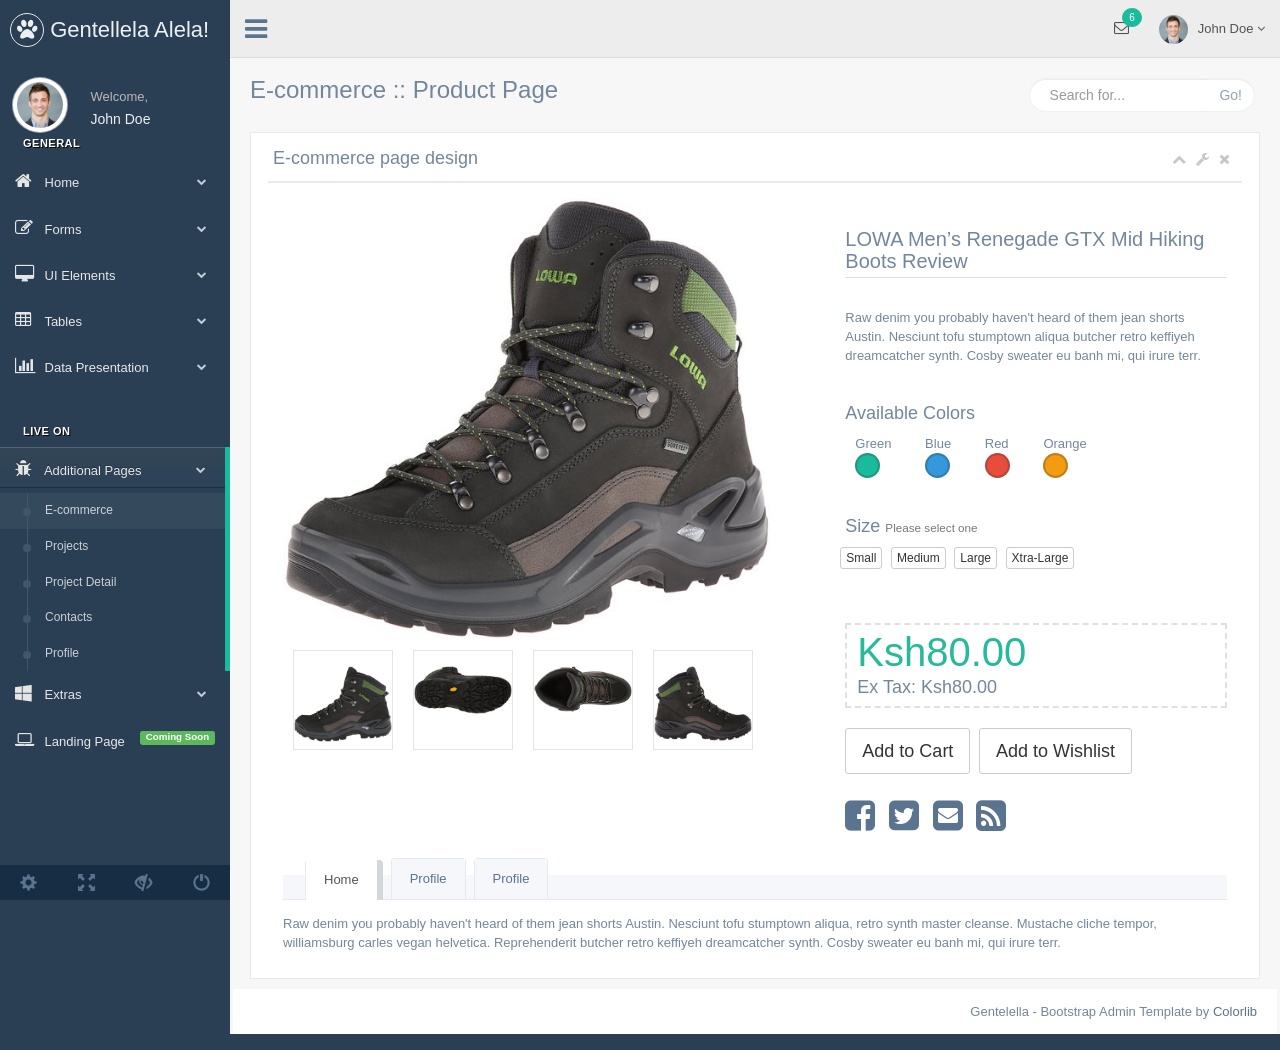
<file: web/e_commerce.html>
<!DOCTYPE html>
<html lang="en">

<head>
  <meta http-equiv="Content-Type" content="text/html; charset=UTF-8">
  <!-- Meta, title, CSS, favicons, etc. -->
  <meta charset="utf-8">
  <meta http-equiv="X-UA-Compatible" content="IE=edge">
  <meta name="viewport" content="width=device-width, initial-scale=1">

  <title>Gentallela Alela! | </title>

  <!-- Bootstrap core CSS -->

  <link href="css/bootstrap.min.css" rel="stylesheet">

  <link href="fonts/css/font-awesome.min.css" rel="stylesheet">
  <link href="css/animate.min.css" rel="stylesheet">

  <!-- Custom styling plus plugins -->
  <link href="css/custom.css" rel="stylesheet">
  <link href="css/icheck/flat/green.css" rel="stylesheet">


  <script src="js/jquery.min.js"></script>

  <!--[if lt IE 9]>
        <script src="../assets/js/ie8-responsive-file-warning.js"></script>
        <![endif]-->

  <!-- HTML5 shim and Respond.js for IE8 support of HTML5 elements and media queries -->
  <!--[if lt IE 9]>
          <script src="https://oss.maxcdn.com/html5shiv/3.7.2/html5shiv.min.js"></script>
          <script src="https://oss.maxcdn.com/respond/1.4.2/respond.min.js"></script>
        <![endif]-->

</head>


<body class="nav-md">

  <div class="container body">


    <div class="main_container">

      <div class="col-md-3 left_col">
        <div class="left_col scroll-view">

          <div class="navbar nav_title" style="border: 0;">
            <a href="index.html" class="site_title"><i class="fa fa-paw"></i> <span>Gentellela Alela!</span></a>
          </div>
          <div class="clearfix"></div>


          <!-- menu prile quick info -->
          <div class="profile">
            <div class="profile_pic">
              <img src="images/img.jpg" alt="..." class="img-circle profile_img">
            </div>
            <div class="profile_info">
              <span>Welcome,</span>
              <h2>John Doe</h2>
            </div>
          </div>
          <!-- /menu prile quick info -->

          <br />

          <!-- sidebar menu -->
          <div id="sidebar-menu" class="main_menu_side hidden-print main_menu">

            <div class="menu_section">
              <h3>General</h3>
              <ul class="nav side-menu">
                <li><a><i class="fa fa-home"></i> Home <span class="fa fa-chevron-down"></span></a>
                  <ul class="nav child_menu" style="display: none">
                    <li><a href="index.html">Dashboard</a>
                    </li>
                    <li><a href="index2.html">Dashboard2</a>
                    </li>
                    <li><a href="index3.html">Dashboard3</a>
                    </li>
                  </ul>
                </li>
                <li><a><i class="fa fa-edit"></i> Forms <span class="fa fa-chevron-down"></span></a>
                  <ul class="nav child_menu" style="display: none">
                    <li><a href="form.html">General Form</a>
                    </li>
                    <li><a href="form_advanced.html">Advanced Components</a>
                    </li>
                    <li><a href="form_validation.html">Form Validation</a>
                    </li>
                    <li><a href="form_wizards.html">Form Wizard</a>
                    </li>
                    <li><a href="form_upload.html">Form Upload</a>
                    </li>
                    <li><a href="form_buttons.html">Form Buttons</a>
                    </li>
                  </ul>
                </li>
                <li><a><i class="fa fa-desktop"></i> UI Elements <span class="fa fa-chevron-down"></span></a>
                  <ul class="nav child_menu" style="display: none">
                    <li><a href="general_elements.html">General Elements</a>
                    </li>
                    <li><a href="media_gallery.html">Media Gallery</a>
                    </li>
                    <li><a href="typography.html">Typography</a>
                    </li>
                    <li><a href="icons.html">Icons</a>
                    </li>
                    <li><a href="glyphicons.html">Glyphicons</a>
                    </li>
                    <li><a href="widgets.html">Widgets</a>
                    </li>
                    <li><a href="invoice.html">Invoice</a>
                    </li>
                    <li><a href="inbox.html">Inbox</a>
                    </li>
                    <li><a href="calender.html">Calender</a>
                    </li>
                  </ul>
                </li>
                <li><a><i class="fa fa-table"></i> Tables <span class="fa fa-chevron-down"></span></a>
                  <ul class="nav child_menu" style="display: none">
                    <li><a href="tables.html">Tables</a>
                    </li>
                    <li><a href="tables_dynamic.html">Table Dynamic</a>
                    </li>
                  </ul>
                </li>
                <li><a><i class="fa fa-bar-chart-o"></i> Data Presentation <span class="fa fa-chevron-down"></span></a>
                  <ul class="nav child_menu" style="display: none">
                    <li><a href="chartjs.html">Chart JS</a>
                    </li>
                    <li><a href="chartjs2.html">Chart JS2</a>
                    </li>
                    <li><a href="morisjs.html">Moris JS</a>
                    </li>
                    <li><a href="echarts.html">ECharts </a>
                    </li>
                    <li><a href="other_charts.html">Other Charts </a>
                    </li>
                  </ul>
                </li>
              </ul>
            </div>
            <div class="menu_section">
              <h3>Live On</h3>
              <ul class="nav side-menu">
                <li><a><i class="fa fa-bug"></i> Additional Pages <span class="fa fa-chevron-down"></span></a>
                  <ul class="nav child_menu" style="display: none">
                    <li><a href="e_commerce.html">E-commerce</a>
                    </li>
                    <li><a href="projects.html">Projects</a>
                    </li>
                    <li><a href="project_detail.html">Project Detail</a>
                    </li>
                    <li><a href="contacts.html">Contacts</a>
                    </li>
                    <li><a href="profile.html">Profile</a>
                    </li>
                  </ul>
                </li>
                <li><a><i class="fa fa-windows"></i> Extras <span class="fa fa-chevron-down"></span></a>
                  <ul class="nav child_menu" style="display: none">
                    <li><a href="page_404.html">404 Error</a>
                    </li>
                    <li><a href="page_500.html">500 Error</a>
                    </li>
                    <li><a href="plain_page.html">Plain Page</a>
                    </li>
                    <li><a href="login.html">Login Page</a>
                    </li>
                    <li><a href="pricing_tables.html">Pricing Tables</a>
                    </li>

                  </ul>
                </li>
                <li><a><i class="fa fa-laptop"></i> Landing Page <span class="label label-success pull-right">Coming Soon</span></a>
                </li>
              </ul>
            </div>

          </div>
          <!-- /sidebar menu -->

          <!-- /menu footer buttons -->
          <div class="sidebar-footer hidden-small">
            <a data-toggle="tooltip" data-placement="top" title="Settings">
              <span class="glyphicon glyphicon-cog" aria-hidden="true"></span>
            </a>
            <a data-toggle="tooltip" data-placement="top" title="FullScreen">
              <span class="glyphicon glyphicon-fullscreen" aria-hidden="true"></span>
            </a>
            <a data-toggle="tooltip" data-placement="top" title="Lock">
              <span class="glyphicon glyphicon-eye-close" aria-hidden="true"></span>
            </a>
            <a data-toggle="tooltip" data-placement="top" title="Logout">
              <span class="glyphicon glyphicon-off" aria-hidden="true"></span>
            </a>
          </div>
          <!-- /menu footer buttons -->
        </div>
      </div>

      <!-- top navigation -->
      <div class="top_nav">

        <div class="nav_menu">
          <nav class="" role="navigation">
            <div class="nav toggle">
              <a id="menu_toggle"><i class="fa fa-bars"></i></a>
            </div>

            <ul class="nav navbar-nav navbar-right">
              <li class="">
                <a href="javascript:;" class="user-profile dropdown-toggle" data-toggle="dropdown" aria-expanded="false">
                  <img src="images/img.jpg" alt="">John Doe
                  <span class=" fa fa-angle-down"></span>
                </a>
                <ul class="dropdown-menu dropdown-usermenu animated fadeInDown pull-right">
                  <li><a href="javascript:;">  Profile</a>
                  </li>
                  <li>
                    <a href="javascript:;">
                      <span class="badge bg-red pull-right">50%</span>
                      <span>Settings</span>
                    </a>
                  </li>
                  <li>
                    <a href="javascript:;">Help</a>
                  </li>
                  <li><a href="login.html"><i class="fa fa-sign-out pull-right"></i> Log Out</a>
                  </li>
                </ul>
              </li>

              <li role="presentation" class="dropdown">
                <a href="javascript:;" class="dropdown-toggle info-number" data-toggle="dropdown" aria-expanded="false">
                  <i class="fa fa-envelope-o"></i>
                  <span class="badge bg-green">6</span>
                </a>
                <ul id="menu1" class="dropdown-menu list-unstyled msg_list animated fadeInDown" role="menu">
                  <li>
                    <a>
                      <span class="image">
                                        <img src="images/img.jpg" alt="Profile Image" />
                                    </span>
                      <span>
                                        <span>John Smith</span>
                      <span class="time">3 mins ago</span>
                      </span>
                      <span class="message">
                                        Film festivals used to be do-or-die moments for movie makers. They were where...
                                    </span>
                    </a>
                  </li>
                  <li>
                    <a>
                      <span class="image">
                                        <img src="images/img.jpg" alt="Profile Image" />
                                    </span>
                      <span>
                                        <span>John Smith</span>
                      <span class="time">3 mins ago</span>
                      </span>
                      <span class="message">
                                        Film festivals used to be do-or-die moments for movie makers. They were where...
                                    </span>
                    </a>
                  </li>
                  <li>
                    <a>
                      <span class="image">
                                        <img src="images/img.jpg" alt="Profile Image" />
                                    </span>
                      <span>
                                        <span>John Smith</span>
                      <span class="time">3 mins ago</span>
                      </span>
                      <span class="message">
                                        Film festivals used to be do-or-die moments for movie makers. They were where...
                                    </span>
                    </a>
                  </li>
                  <li>
                    <a>
                      <span class="image">
                                        <img src="images/img.jpg" alt="Profile Image" />
                                    </span>
                      <span>
                                        <span>John Smith</span>
                      <span class="time">3 mins ago</span>
                      </span>
                      <span class="message">
                                        Film festivals used to be do-or-die moments for movie makers. They were where...
                                    </span>
                    </a>
                  </li>
                  <li>
                    <div class="text-center">
                      <a>
                        <strong>See All Alerts</strong>
                        <i class="fa fa-angle-right"></i>
                      </a>
                    </div>
                  </li>
                </ul>
              </li>

            </ul>
          </nav>
        </div>

      </div>
      <!-- /top navigation -->

      <!-- page content -->
      <div class="right_col" role="main">

        <div class="">
          <div class="page-title">
            <div class="title_left">
              <h3>E-commerce :: Product Page</h3>
            </div>

            <div class="title_right">
              <div class="col-md-5 col-sm-5 col-xs-12 form-group pull-right top_search">
                <div class="input-group">
                  <input type="text" class="form-control" placeholder="Search for...">
                  <span class="input-group-btn">
                            <button class="btn btn-default" type="button">Go!</button>
                        </span>
                </div>
              </div>
            </div>
          </div>
          <div class="clearfix"></div>

          <div class="row">
            <div class="col-md-12 col-sm-12 col-xs-12">
              <div class="x_panel">
                <div class="x_title">
                  <h2>E-commerce page design</h2>
                  <ul class="nav navbar-right panel_toolbox">
                    <li><a href="#"><i class="fa fa-chevron-up"></i></a>
                    </li>
                    <li class="dropdown">
                      <a href="#" class="dropdown-toggle" data-toggle="dropdown" role="button" aria-expanded="false"><i class="fa fa-wrench"></i></a>
                      <ul class="dropdown-menu" role="menu">
                        <li><a href="#">Settings 1</a>
                        </li>
                        <li><a href="#">Settings 2</a>
                        </li>
                      </ul>
                    </li>
                    <li><a href="#"><i class="fa fa-close"></i></a>
                    </li>
                  </ul>
                  <div class="clearfix"></div>
                </div>
                <div class="x_content">

                  <div class="col-md-7 col-sm-7 col-xs-12">
                    <div class="product-image">
                      <img src="images/prod1.jpg" alt="..." />
                    </div>
                    <div class="product_gallery">
                      <a>
                        <img src="images/prod2.jpg" alt="..." />
                      </a>
                      <a>
                        <img src="images/prod3.jpg" alt="..." />
                      </a>
                      <a>
                        <img src="images/prod4.jpg" alt="..." />
                      </a>
                      <a>
                        <img src="images/prod5.jpg" alt="..." />
                      </a>
                    </div>
                  </div>

                  <div class="col-md-5 col-sm-5 col-xs-12" style="border:0px solid #e5e5e5;">

                    <h3 class="prod_title">LOWA Men’s Renegade GTX Mid Hiking Boots Review</h3>

                    <p>Raw denim you probably haven't heard of them jean shorts Austin. Nesciunt tofu stumptown aliqua butcher retro keffiyeh dreamcatcher synth. Cosby sweater eu banh mi, qui irure terr.</p>
                    <br />

                    <div class="">
                      <h2>Available Colors</h2>
                      <ul class="list-inline prod_color">
                        <li>
                          <p>Green</p>
                          <div class="color bg-green"></div>
                        </li>
                        <li>
                          <p>Blue</p>
                          <div class="color bg-blue"></div>
                        </li>
                        <li>
                          <p>Red</p>
                          <div class="color bg-red"></div>
                        </li>
                        <li>
                          <p>Orange</p>
                          <div class="color bg-orange"></div>
                        </li>

                      </ul>
                    </div>
                    <br />

                    <div class="">
                      <h2>Size <small>Please select one</small></h2>
                      <ul class="list-inline prod_size">
                        <li>
                          <button type="button" class="btn btn-default btn-xs">Small</button>
                        </li>
                        <li>
                          <button type="button" class="btn btn-default btn-xs">Medium</button>
                        </li>
                        <li>
                          <button type="button" class="btn btn-default btn-xs">Large</button>
                        </li>
                        <li>
                          <button type="button" class="btn btn-default btn-xs">Xtra-Large</button>
                        </li>
                      </ul>
                    </div>
                    <br />

                    <div class="">
                      <div class="product_price">
                        <h1 class="price">Ksh80.00</h1>
                        <span class="price-tax">Ex Tax: Ksh80.00</span>
                        <br>
                      </div>
                    </div>

                    <div class="">
                      <button type="button" class="btn btn-default btn-lg">Add to Cart</button>
                      <button type="button" class="btn btn-default btn-lg">Add to Wishlist</button>
                    </div>

                    <div class="product_social">
                      <ul class="list-inline">
                        <li><a href="#"><i class="fa fa-facebook-square"></i></a>
                        </li>
                        <li><a href="#"><i class="fa fa-twitter-square"></i></a>
                        </li>
                        <li><a href="#"><i class="fa fa-envelope-square"></i></a>
                        </li>
                        <li><a href="#"><i class="fa fa-rss-square"></i></a>
                        </li>
                      </ul>
                    </div>

                  </div>


                  <div class="col-md-12">

                    <div class="" role="tabpanel" data-example-id="togglable-tabs">
                      <ul id="myTab" class="nav nav-tabs bar_tabs" role="tablist">
                        <li role="presentation" class="active"><a href="#tab_content1" id="home-tab" role="tab" data-toggle="tab" aria-expanded="true">Home</a>
                        </li>
                        <li role="presentation" class=""><a href="#tab_content2" role="tab" id="profile-tab" data-toggle="tab" aria-expanded="false">Profile</a>
                        </li>
                        <li role="presentation" class=""><a href="#tab_content3" role="tab" id="profile-tab2" data-toggle="tab" aria-expanded="false">Profile</a>
                        </li>
                      </ul>
                      <div id="myTabContent" class="tab-content">
                        <div role="tabpanel" class="tab-pane fade active in" id="tab_content1" aria-labelledby="home-tab">
                          <p>Raw denim you probably haven't heard of them jean shorts Austin. Nesciunt tofu stumptown aliqua, retro synth master cleanse. Mustache cliche tempor, williamsburg carles vegan helvetica. Reprehenderit butcher retro keffiyeh dreamcatcher
                            synth. Cosby sweater eu banh mi, qui irure terr.</p>
                        </div>
                        <div role="tabpanel" class="tab-pane fade" id="tab_content2" aria-labelledby="profile-tab">
                          <p>Food truck fixie locavore, accusamus mcsweeney's marfa nulla single-origin coffee squid. Exercitation +1 labore velit, blog sartorial PBR leggings next level wes anderson artisan four loko farm-to-table craft beer twee. Qui photo
                            booth letterpress, commodo enim craft beer mlkshk aliquip</p>
                        </div>
                        <div role="tabpanel" class="tab-pane fade" id="tab_content3" aria-labelledby="profile-tab">
                          <p>xxFood truck fixie locavore, accusamus mcsweeney's marfa nulla single-origin coffee squid. Exercitation +1 labore velit, blog sartorial PBR leggings next level wes anderson artisan four loko farm-to-table craft beer twee. Qui
                            photo booth letterpress, commodo enim craft beer mlkshk </p>
                        </div>
                      </div>
                    </div>

                  </div>
                </div>
              </div>
            </div>
          </div>
        </div>

        <!-- footer content -->
        <footer>
          <div class="copyright-info">
            <p class="pull-right">Gentelella - Bootstrap Admin Template by <a href="https://colorlib.com">Colorlib</a>
            </p>
          </div>
          <div class="clearfix"></div>
        </footer>
        <!-- /footer content -->

      </div>
      <!-- /page content -->
    </div>

  </div>

  <div id="custom_notifications" class="custom-notifications dsp_none">
    <ul class="list-unstyled notifications clearfix" data-tabbed_notifications="notif-group">
    </ul>
    <div class="clearfix"></div>
    <div id="notif-group" class="tabbed_notifications"></div>
  </div>

  <script src="js/bootstrap.min.js"></script>
  
  <!-- bootstrap progress js -->
  <script src="js/progressbar/bootstrap-progressbar.min.js"></script>
  <script src="js/nicescroll/jquery.nicescroll.min.js"></script>
  <!-- icheck -->
  <script src="js/icheck/icheck.min.js"></script>
  <!-- pace -->
  <script src="js/pace/pace.min.js"></script>
  <script src="js/custom.js"></script>

</body>

</html>
</file>
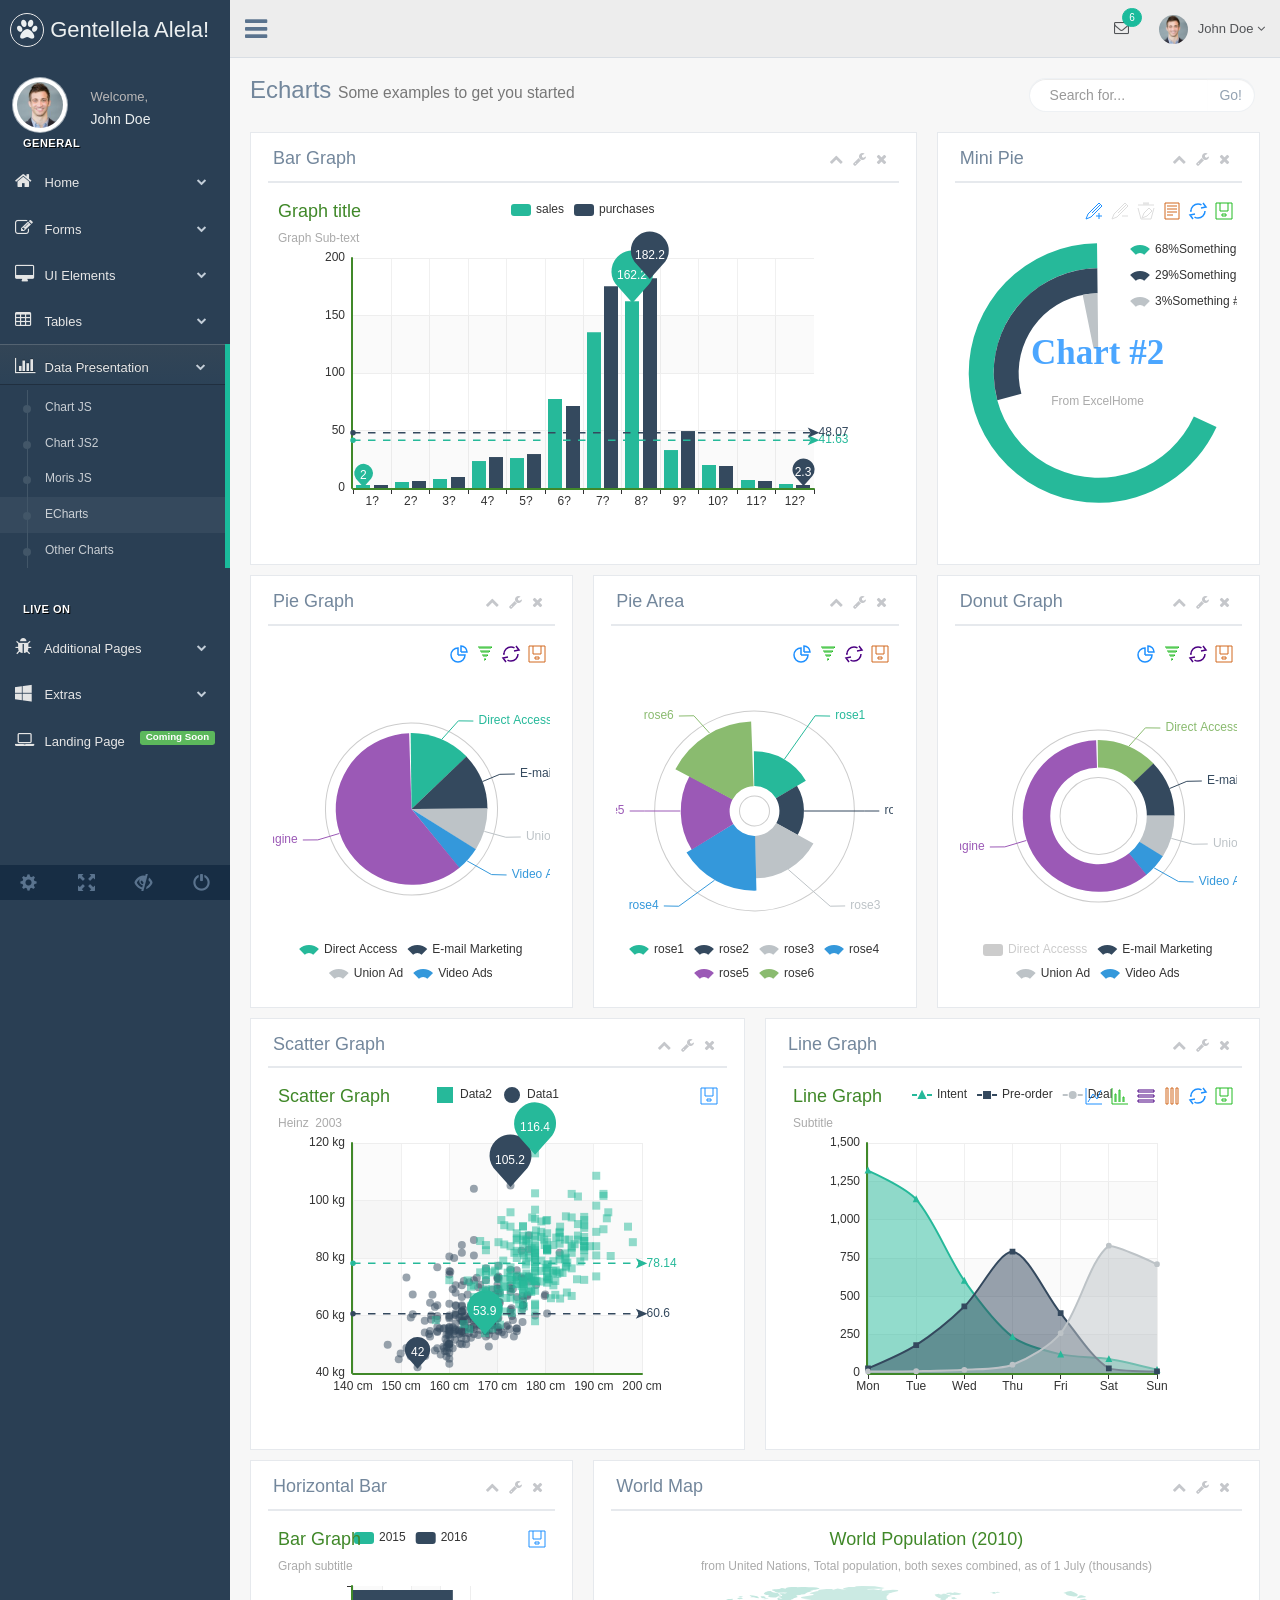
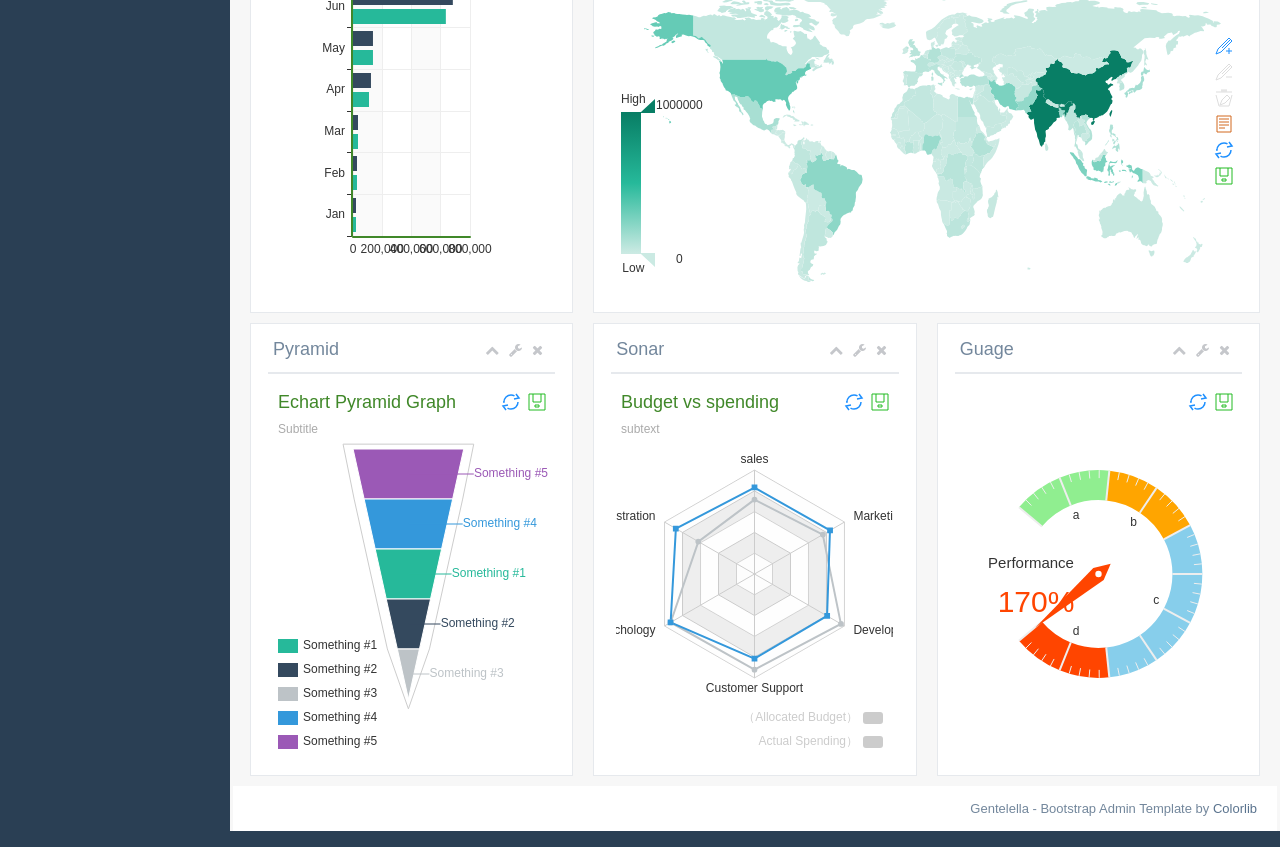
<file: web/echarts.html>
<!DOCTYPE html>
<html lang="en">

<head>
  <meta http-equiv="Content-Type" content="text/html; charset=UTF-8">
  <!-- Meta, title, CSS, favicons, etc. -->
  <meta charset="utf-8">
  <meta http-equiv="X-UA-Compatible" content="IE=edge">
  <meta name="viewport" content="width=device-width, initial-scale=1">

  <title>ECharts Chart Bootstrap Examples | Gentallela Alela! by Colorlib</title>

  <link href="css/bootstrap.min.css" rel="stylesheet">
  <link href="fonts/css/font-awesome.min.css" rel="stylesheet">
  <link href="css/animate.min.css" rel="stylesheet">
  <link href="css/custom.css" rel="stylesheet">
  <link href="css/icheck/flat/green.css" rel="stylesheet">
  <script src="js/jquery.min.js"></script>

  <!-- HTML5 shim and Respond.js for IE8 support of HTML5 elements and media queries -->
  <!--[if lt IE 9]>
          <script src="https://oss.maxcdn.com/html5shiv/3.7.2/html5shiv.min.js"></script>
          <script src="https://oss.maxcdn.com/respond/1.4.2/respond.min.js"></script>
    <![endif]-->

</head>


<body class="nav-md">

  <div class="container body">


    <div class="main_container">

      <div class="col-md-3 left_col">
        <div class="left_col scroll-view">

          <div class="navbar nav_title" style="border: 0;">
            <a href="index.html" class="site_title"><i class="fa fa-paw"></i> <span>Gentellela Alela!</span></a>
          </div>
          <div class="clearfix"></div>

          <!-- menu prile quick info -->
          <div class="profile">
            <div class="profile_pic">
              <img src="images/img.jpg" alt="..." class="img-circle profile_img">
            </div>
            <div class="profile_info">
              <span>Welcome,</span>
              <h2>John Doe</h2>
            </div>
          </div>
          <!-- /menu prile quick info -->

          <br />

          <!-- sidebar menu -->
          <div id="sidebar-menu" class="main_menu_side hidden-print main_menu">

            <div class="menu_section">
              <h3>General</h3>
              <ul class="nav side-menu">
                <li><a><i class="fa fa-home"></i> Home <span class="fa fa-chevron-down"></span></a>
                  <ul class="nav child_menu" style="display: none">
                    <li><a href="index.html">Dashboard</a>
                    </li>
                    <li><a href="index2.html">Dashboard2</a>
                    </li>
                    <li><a href="index3.html">Dashboard3</a>
                    </li>
                  </ul>
                </li>
                <li><a><i class="fa fa-edit"></i> Forms <span class="fa fa-chevron-down"></span></a>
                  <ul class="nav child_menu" style="display: none">
                    <li><a href="form.html">General Form</a>
                    </li>
                    <li><a href="form_advanced.html">Advanced Components</a>
                    </li>
                    <li><a href="form_validation.html">Form Validation</a>
                    </li>
                    <li><a href="form_wizards.html">Form Wizard</a>
                    </li>
                    <li><a href="form_upload.html">Form Upload</a>
                    </li>
                    <li><a href="form_buttons.html">Form Buttons</a>
                    </li>
                  </ul>
                </li>
                <li><a><i class="fa fa-desktop"></i> UI Elements <span class="fa fa-chevron-down"></span></a>
                  <ul class="nav child_menu" style="display: none">
                    <li><a href="general_elements.html">General Elements</a>
                    </li>
                    <li><a href="media_gallery.html">Media Gallery</a>
                    </li>
                    <li><a href="typography.html">Typography</a>
                    </li>
                    <li><a href="icons.html">Icons</a>
                    </li>
                    <li><a href="glyphicons.html">Glyphicons</a>
                    </li>
                    <li><a href="widgets.html">Widgets</a>
                    </li>
                    <li><a href="invoice.html">Invoice</a>
                    </li>
                    <li><a href="inbox.html">Inbox</a>
                    </li>
                    <li><a href="calender.html">Calender</a>
                    </li>
                  </ul>
                </li>
                <li><a><i class="fa fa-table"></i> Tables <span class="fa fa-chevron-down"></span></a>
                  <ul class="nav child_menu" style="display: none">
                    <li><a href="tables.html">Tables</a>
                    </li>
                    <li><a href="tables_dynamic.html">Table Dynamic</a>
                    </li>
                  </ul>
                </li>
                <li><a><i class="fa fa-bar-chart-o"></i> Data Presentation <span class="fa fa-chevron-down"></span></a>
                  <ul class="nav child_menu" style="display: none">
                    <li><a href="chartjs.html">Chart JS</a>
                    </li>
                    <li><a href="chartjs2.html">Chart JS2</a>
                    </li>
                    <li><a href="morisjs.html">Moris JS</a>
                    </li>
                    <li><a href="echarts.html">ECharts </a>
                    </li>
                    <li><a href="other_charts.html">Other Charts </a>
                    </li>
                  </ul>
                </li>
              </ul>
            </div>
            <div class="menu_section">
              <h3>Live On</h3>
              <ul class="nav side-menu">
                <li><a><i class="fa fa-bug"></i> Additional Pages <span class="fa fa-chevron-down"></span></a>
                  <ul class="nav child_menu" style="display: none">
                    <li><a href="e_commerce.html">E-commerce</a>
                    </li>
                    <li><a href="projects.html">Projects</a>
                    </li>
                    <li><a href="project_detail.html">Project Detail</a>
                    </li>
                    <li><a href="contacts.html">Contacts</a>
                    </li>
                    <li><a href="profile.html">Profile</a>
                    </li>
                  </ul>
                </li>
                <li><a><i class="fa fa-windows"></i> Extras <span class="fa fa-chevron-down"></span></a>
                  <ul class="nav child_menu" style="display: none">
                    <li><a href="page_404.html">404 Error</a>
                    </li>
                    <li><a href="page_500.html">500 Error</a>
                    </li>
                    <li><a href="plain_page.html">Plain Page</a>
                    </li>
                    <li><a href="login.html">Login Page</a>
                    </li>
                    <li><a href="pricing_tables.html">Pricing Tables</a>
                    </li>

                  </ul>
                </li>
                <li><a><i class="fa fa-laptop"></i> Landing Page <span class="label label-success pull-right">Coming Soon</span></a>
                </li>
              </ul>
            </div>

          </div>
          <!-- /sidebar menu -->

          <!-- /menu footer buttons -->
          <div class="sidebar-footer hidden-small">
            <a data-toggle="tooltip" data-placement="top" title="Settings">
              <span class="glyphicon glyphicon-cog" aria-hidden="true"></span>
            </a>
            <a data-toggle="tooltip" data-placement="top" title="FullScreen">
              <span class="glyphicon glyphicon-fullscreen" aria-hidden="true"></span>
            </a>
            <a data-toggle="tooltip" data-placement="top" title="Lock">
              <span class="glyphicon glyphicon-eye-close" aria-hidden="true"></span>
            </a>
            <a data-toggle="tooltip" data-placement="top" title="Logout">
              <span class="glyphicon glyphicon-off" aria-hidden="true"></span>
            </a>
          </div>
          <!-- /menu footer buttons -->
        </div>
      </div>

      <!-- top navigation -->
      <div class="top_nav">

        <div class="nav_menu">
          <nav class="" role="navigation">
            <div class="nav toggle">
              <a id="menu_toggle"><i class="fa fa-bars"></i></a>
            </div>

            <ul class="nav navbar-nav navbar-right">
              <li class="">
                <a href="javascript:;" class="user-profile dropdown-toggle" data-toggle="dropdown" aria-expanded="false">
                  <img src="images/img.jpg" alt="">John Doe
                  <span class=" fa fa-angle-down"></span>
                </a>
                <ul class="dropdown-menu dropdown-usermenu animated fadeInDown pull-right">
                  <li><a href="javascript:;">  Profile</a>
                  </li>
                  <li>
                    <a href="javascript:;">
                      <span class="badge bg-red pull-right">50%</span>
                      <span>Settings</span>
                    </a>
                  </li>
                  <li>
                    <a href="javascript:;">Help</a>
                  </li>
                  <li><a href="login.html"><i class="fa fa-sign-out pull-right"></i> Log Out</a>
                  </li>
                </ul>
              </li>

              <li role="presentation" class="dropdown">
                <a href="javascript:;" class="dropdown-toggle info-number" data-toggle="dropdown" aria-expanded="false">
                  <i class="fa fa-envelope-o"></i>
                  <span class="badge bg-green">6</span>
                </a>
                <ul id="menu1" class="dropdown-menu list-unstyled msg_list animated fadeInDown" role="menu">
                  <li>
                    <a>
                      <span class="image">
                                        <img src="images/img.jpg" alt="Profile Image" />
                                    </span>
                      <span>
                                        <span>John Smith</span>
                      <span class="time">3 mins ago</span>
                      </span>
                      <span class="message">
                                        Film festivals used to be do-or-die moments for movie makers. They were where...
                                    </span>
                    </a>
                  </li>
                  <li>
                    <a>
                      <span class="image">
                                        <img src="images/img.jpg" alt="Profile Image" />
                                    </span>
                      <span>
                                        <span>John Smith</span>
                      <span class="time">3 mins ago</span>
                      </span>
                      <span class="message">
                                        Film festivals used to be do-or-die moments for movie makers. They were where...
                                    </span>
                    </a>
                  </li>
                  <li>
                    <a>
                      <span class="image">
                                        <img src="images/img.jpg" alt="Profile Image" />
                                    </span>
                      <span>
                                        <span>John Smith</span>
                      <span class="time">3 mins ago</span>
                      </span>
                      <span class="message">
                                        Film festivals used to be do-or-die moments for movie makers. They were where...
                                    </span>
                    </a>
                  </li>
                  <li>
                    <a>
                      <span class="image">
                                        <img src="images/img.jpg" alt="Profile Image" />
                                    </span>
                      <span>
                                        <span>John Smith</span>
                      <span class="time">3 mins ago</span>
                      </span>
                      <span class="message">
                                        Film festivals used to be do-or-die moments for movie makers. They were where...
                                    </span>
                    </a>
                  </li>
                  <li>
                    <div class="text-center">
                      <a>
                        <strong>See All Alerts</strong>
                        <i class="fa fa-angle-right"></i>
                      </a>
                    </div>
                  </li>
                </ul>
              </li>

            </ul>
          </nav>
        </div>

      </div>
      <!-- /top navigation -->

      <!-- page content -->
      <div class="right_col" role="main">

        <div class="">
          <div class="page-title">
            <div class="title_left">
              <h3>
                    Echarts
                    <small>
                        Some examples to get you started
                    </small>
                </h3>
            </div>

            <div class="title_right">
              <div class="col-md-5 col-sm-5 col-xs-12 form-group pull-right top_search">
                <div class="input-group">
                  <input type="text" class="form-control" placeholder="Search for...">
                  <span class="input-group-btn">
                            <button class="btn btn-default" type="button">Go!</button>
                        </span>
                </div>
              </div>
            </div>
          </div>
          <div class="clearfix"></div>

          <div class="row">
            <div class="col-md-8 col-sm-8 col-xs-12">
              <div class="x_panel">
                <div class="x_title">
                  <h2>Bar Graph</h2>
                  <ul class="nav navbar-right panel_toolbox">
                    <li><a href="#"><i class="fa fa-chevron-up"></i></a>
                    </li>
                    <li class="dropdown">
                      <a href="#" class="dropdown-toggle" data-toggle="dropdown" role="button" aria-expanded="false"><i class="fa fa-wrench"></i></a>
                      <ul class="dropdown-menu" role="menu">
                        <li><a href="#">Settings 1</a>
                        </li>
                        <li><a href="#">Settings 2</a>
                        </li>
                      </ul>
                    </li>
                    <li><a href="#"><i class="fa fa-close"></i></a>
                    </li>
                  </ul>
                  <div class="clearfix"></div>
                </div>
                <div class="x_content">

                  <div id="mainb" style="height:350px;"></div>

                </div>
              </div>
            </div>

            <div class="col-md-4 col-sm-4 col-xs-12">
              <div class="x_panel">
                <div class="x_title">
                  <h2>Mini Pie</h2>
                  <ul class="nav navbar-right panel_toolbox">
                    <li><a href="#"><i class="fa fa-chevron-up"></i></a>
                    </li>
                    <li class="dropdown">
                      <a href="#" class="dropdown-toggle" data-toggle="dropdown" role="button" aria-expanded="false"><i class="fa fa-wrench"></i></a>
                      <ul class="dropdown-menu" role="menu">
                        <li><a href="#">Settings 1</a>
                        </li>
                        <li><a href="#">Settings 2</a>
                        </li>
                      </ul>
                    </li>
                    <li><a href="#"><i class="fa fa-close"></i></a>
                    </li>
                  </ul>
                  <div class="clearfix"></div>
                </div>
                <div class="x_content">

                  <div id="echart_mini_pie" style="height:350px;"></div>

                </div>
              </div>
            </div>


            <div class="col-md-4 col-sm-4 col-xs-12">
              <div class="x_panel">
                <div class="x_title">
                  <h2>Pie Graph</h2>
                  <ul class="nav navbar-right panel_toolbox">
                    <li><a href="#"><i class="fa fa-chevron-up"></i></a>
                    </li>
                    <li class="dropdown">
                      <a href="#" class="dropdown-toggle" data-toggle="dropdown" role="button" aria-expanded="false"><i class="fa fa-wrench"></i></a>
                      <ul class="dropdown-menu" role="menu">
                        <li><a href="#">Settings 1</a>
                        </li>
                        <li><a href="#">Settings 2</a>
                        </li>
                      </ul>
                    </li>
                    <li><a href="#"><i class="fa fa-close"></i></a>
                    </li>
                  </ul>
                  <div class="clearfix"></div>
                </div>
                <div class="x_content">

                  <div id="echart_pie" style="height:350px;"></div>

                </div>
              </div>
            </div>

            <div class="col-md-4 col-sm-4 col-xs-12">
              <div class="x_panel">
                <div class="x_title">
                  <h2>Pie Area</h2>
                  <ul class="nav navbar-right panel_toolbox">
                    <li><a href="#"><i class="fa fa-chevron-up"></i></a>
                    </li>
                    <li class="dropdown">
                      <a href="#" class="dropdown-toggle" data-toggle="dropdown" role="button" aria-expanded="false"><i class="fa fa-wrench"></i></a>
                      <ul class="dropdown-menu" role="menu">
                        <li><a href="#">Settings 1</a>
                        </li>
                        <li><a href="#">Settings 2</a>
                        </li>
                      </ul>
                    </li>
                    <li><a href="#"><i class="fa fa-close"></i></a>
                    </li>
                  </ul>
                  <div class="clearfix"></div>
                </div>
                <div class="x_content">

                  <div id="echart_pie2" style="height:350px;"></div>

                </div>
              </div>
            </div>

            <div class="col-md-4 col-sm-4 col-xs-12">
              <div class="x_panel">
                <div class="x_title">
                  <h2>Donut Graph</h2>
                  <ul class="nav navbar-right panel_toolbox">
                    <li><a href="#"><i class="fa fa-chevron-up"></i></a>
                    </li>
                    <li class="dropdown">
                      <a href="#" class="dropdown-toggle" data-toggle="dropdown" role="button" aria-expanded="false"><i class="fa fa-wrench"></i></a>
                      <ul class="dropdown-menu" role="menu">
                        <li><a href="#">Settings 1</a>
                        </li>
                        <li><a href="#">Settings 2</a>
                        </li>
                      </ul>
                    </li>
                    <li><a href="#"><i class="fa fa-close"></i></a>
                    </li>
                  </ul>
                  <div class="clearfix"></div>
                </div>
                <div class="x_content">

                  <div id="echart_donut" style="height:350px;"></div>

                </div>
              </div>
            </div>


            <div class="col-md-6 col-sm-6 col-xs-12">
              <div class="x_panel">
                <div class="x_title">
                  <h2>Scatter Graph</h2>
                  <ul class="nav navbar-right panel_toolbox">
                    <li><a href="#"><i class="fa fa-chevron-up"></i></a>
                    </li>
                    <li class="dropdown">
                      <a href="#" class="dropdown-toggle" data-toggle="dropdown" role="button" aria-expanded="false"><i class="fa fa-wrench"></i></a>
                      <ul class="dropdown-menu" role="menu">
                        <li><a href="#">Settings 1</a>
                        </li>
                        <li><a href="#">Settings 2</a>
                        </li>
                      </ul>
                    </li>
                    <li><a href="#"><i class="fa fa-close"></i></a>
                    </li>
                  </ul>
                  <div class="clearfix"></div>
                </div>
                <div class="x_content">

                  <div id="echart_scatter" style="height:350px;"></div>

                </div>
              </div>
            </div>

            <div class="col-md-6 col-sm-6 col-xs-12">
              <div class="x_panel">
                <div class="x_title">
                  <h2>Line Graph</h2>
                  <ul class="nav navbar-right panel_toolbox">
                    <li><a href="#"><i class="fa fa-chevron-up"></i></a>
                    </li>
                    <li class="dropdown">
                      <a href="#" class="dropdown-toggle" data-toggle="dropdown" role="button" aria-expanded="false"><i class="fa fa-wrench"></i></a>
                      <ul class="dropdown-menu" role="menu">
                        <li><a href="#">Settings 1</a>
                        </li>
                        <li><a href="#">Settings 2</a>
                        </li>
                      </ul>
                    </li>
                    <li><a href="#"><i class="fa fa-close"></i></a>
                    </li>
                  </ul>
                  <div class="clearfix"></div>
                </div>
                <div class="x_content">

                  <div id="echart_line" style="height:350px;"></div>

                </div>
              </div>
            </div>

            <div class="col-md-4 col-sm-4 col-xs-12">
              <div class="x_panel">
                <div class="x_title">
                  <h2>Horizontal Bar</h2>
                  <ul class="nav navbar-right panel_toolbox">
                    <li><a href="#"><i class="fa fa-chevron-up"></i></a>
                    </li>
                    <li class="dropdown">
                      <a href="#" class="dropdown-toggle" data-toggle="dropdown" role="button" aria-expanded="false"><i class="fa fa-wrench"></i></a>
                      <ul class="dropdown-menu" role="menu">
                        <li><a href="#">Settings 1</a>
                        </li>
                        <li><a href="#">Settings 2</a>
                        </li>
                      </ul>
                    </li>
                    <li><a href="#"><i class="fa fa-close"></i></a>
                    </li>
                  </ul>
                  <div class="clearfix"></div>
                </div>
                <div class="x_content">

                  <div id="echart_bar_horizontal" style="height:370px;"></div>

                </div>
              </div>
            </div>

            <div class="col-md-8 col-sm-8 col-xs-12">
              <div class="x_panel">
                <div class="x_title">
                  <h2>World Map</h2>
                  <ul class="nav navbar-right panel_toolbox">
                    <li><a href="#"><i class="fa fa-chevron-up"></i></a>
                    </li>
                    <li class="dropdown">
                      <a href="#" class="dropdown-toggle" data-toggle="dropdown" role="button" aria-expanded="false"><i class="fa fa-wrench"></i></a>
                      <ul class="dropdown-menu" role="menu">
                        <li><a href="#">Settings 1</a>
                        </li>
                        <li><a href="#">Settings 2</a>
                        </li>
                      </ul>
                    </li>
                    <li><a href="#"><i class="fa fa-close"></i></a>
                    </li>
                  </ul>
                  <div class="clearfix"></div>
                </div>
                <div class="x_content">

                  <div id="echart_world_map" style="height:370px;"></div>

                </div>
              </div>
            </div>


            <div class="col-md-4 col-sm-4 col-xs-12">
              <div class="x_panel">
                <div class="x_title">
                  <h2>Pyramid</h2>
                  <ul class="nav navbar-right panel_toolbox">
                    <li><a href="#"><i class="fa fa-chevron-up"></i></a>
                    </li>
                    <li class="dropdown">
                      <a href="#" class="dropdown-toggle" data-toggle="dropdown" role="button" aria-expanded="false"><i class="fa fa-wrench"></i></a>
                      <ul class="dropdown-menu" role="menu">
                        <li><a href="#">Settings 1</a>
                        </li>
                        <li><a href="#">Settings 2</a>
                        </li>
                      </ul>
                    </li>
                    <li><a href="#"><i class="fa fa-close"></i></a>
                    </li>
                  </ul>
                  <div class="clearfix"></div>
                </div>
                <div class="x_content">

                  <div id="echart_pyramid" style="height:370px;"></div>

                </div>
              </div>
            </div>

            <div class="col-md-4 col-sm-4 col-xs-12">
              <div class="x_panel">
                <div class="x_title">
                  <h2>Sonar</h2>
                  <ul class="nav navbar-right panel_toolbox">
                    <li><a href="#"><i class="fa fa-chevron-up"></i></a>
                    </li>
                    <li class="dropdown">
                      <a href="#" class="dropdown-toggle" data-toggle="dropdown" role="button" aria-expanded="false"><i class="fa fa-wrench"></i></a>
                      <ul class="dropdown-menu" role="menu">
                        <li><a href="#">Settings 1</a>
                        </li>
                        <li><a href="#">Settings 2</a>
                        </li>
                      </ul>
                    </li>
                    <li><a href="#"><i class="fa fa-close"></i></a>
                    </li>
                  </ul>
                  <div class="clearfix"></div>
                </div>
                <div class="x_content">

                  <div id="echart_sonar" style="height:370px;"></div>

                </div>
              </div>
            </div>


            <div class="col-md-4 col-sm-4 col-xs-12">
              <div class="x_panel">
                <div class="x_title">
                  <h2>Guage</h2>
                  <ul class="nav navbar-right panel_toolbox">
                    <li><a href="#"><i class="fa fa-chevron-up"></i></a>
                    </li>
                    <li class="dropdown">
                      <a href="#" class="dropdown-toggle" data-toggle="dropdown" role="button" aria-expanded="false"><i class="fa fa-wrench"></i></a>
                      <ul class="dropdown-menu" role="menu">
                        <li><a href="#">Settings 1</a>
                        </li>
                        <li><a href="#">Settings 2</a>
                        </li>
                      </ul>
                    </li>
                    <li><a href="#"><i class="fa fa-close"></i></a>
                    </li>
                  </ul>
                  <div class="clearfix"></div>
                </div>
                <div class="x_content">

                  <div id="echart_guage" style="height:370px;"></div>

                </div>
              </div>
            </div>


          </div>
        </div>

        <!-- footer content -->
        <footer>
          <div class="copyright-info">
            <p class="pull-right">Gentelella - Bootstrap Admin Template by <a href="https://colorlib.com">Colorlib</a></p>
          </div>
          <div class="clearfix"></div>
        </footer>
        <!-- /footer content -->

      </div>
      <!-- /page content -->
    </div>

  </div>

  <div id="custom_notifications" class="custom-notifications dsp_none">
    <ul class="list-unstyled notifications clearfix" data-tabbed_notifications="notif-group">
    </ul>
    <div class="clearfix"></div>
    <div id="notif-group" class="tabbed_notifications"></div>
  </div>

  <script src="js/bootstrap.min.js"></script>
  <script src="js/progressbar/bootstrap-progressbar.min.js"></script>
  <script src="js/nicescroll/jquery.nicescroll.min.js"></script>
  <script src="js/icheck/icheck.min.js"></script>
  <script src="js/custom.js"></script>

  <!-- echart -->
  <script src="js/echart/echarts-all.js"></script>
  <script src="js/echart/green.js"></script>

  <script>
    var myChart9 = echarts.init(document.getElementById('mainb'), theme);
    myChart9.setOption({
      title: {
        text: 'Graph title',
        subtext: 'Graph Sub-text'
      },
      //theme : theme,
      tooltip: {
        trigger: 'axis'
      },
      legend: {
        data: ['sales', 'purchases']
      },
      toolbox: {
        show: false
      },
      calculable: false,
      xAxis: [{
        type: 'category',
        data: ['1?', '2?', '3?', '4?', '5?', '6?', '7?', '8?', '9?', '10?', '11?', '12?']
      }],
      yAxis: [{
        type: 'value'
      }],
      series: [{
        name: 'sales',
        type: 'bar',
        data: [2.0, 4.9, 7.0, 23.2, 25.6, 76.7, 135.6, 162.2, 32.6, 20.0, 6.4, 3.3],
        markPoint: {
          data: [{
            type: 'max',
            name: '???'
          }, {
            type: 'min',
            name: '???'
          }]
        },
        markLine: {
          data: [{
            type: 'average',
            name: '???'
          }]
        }
      }, {
        name: 'purchases',
        type: 'bar',
        data: [2.6, 5.9, 9.0, 26.4, 28.7, 70.7, 175.6, 182.2, 48.7, 18.8, 6.0, 2.3],
        markPoint: {
          data: [{
            name: 'sales',
            value: 182.2,
            xAxis: 7,
            yAxis: 183,
            symbolSize: 18
          }, {
            name: 'purchases',
            value: 2.3,
            xAxis: 11,
            yAxis: 3
          }]
        },
        markLine: {
          data: [{
            type: 'average',
            name: '???'
          }]
        }
      }]
    });


    var myChart = echarts.init(document.getElementById('echart_sonar'), theme);
    myChart.setOption({
      title: {
        text: 'Budget vs spending',
        subtext: 'subtext'
      },
      tooltip: {
        trigger: 'axis'
      },
      legend: {
        orient: 'vertical',
        x: 'right',
        y: 'bottom',
        data: ['（Allocated Budget）', 'Actual Spending）']
      },
      toolbox: {
        show: true,
        feature: {
          restore: {
            show: true
          },
          saveAsImage: {
            show: true
          }
        }
      },
      polar: [{
        indicator: [{
          text: 'sales',
          max: 6000
        }, {
          text: 'Administration',
          max: 16000
        }, {
          text: 'Information Techology',
          max: 30000
        }, {
          text: 'Customer Support',
          max: 38000
        }, {
          text: 'Development',
          max: 52000
        }, {
          text: 'Marketing',
          max: 25000
        }]
      }],
      calculable: true,
      series: [{
        name: 'Budget vs spending',
        type: 'radar',
        data: [{
          value: [4300, 10000, 28000, 35000, 50000, 19000],
          name: 'Allocated Budget'
        }, {
          value: [5000, 14000, 28000, 31000, 42000, 21000],
          name: 'Actual Spending'
        }]
      }]
    });

    var myChart = echarts.init(document.getElementById('echart_pyramid'), theme);
    myChart.setOption({
      title: {
        text: 'Echart Pyramid Graph',
        subtext: 'Subtitle'
      },
      tooltip: {
        trigger: 'item',
        formatter: "{a} <br/>{b} : {c}%"
      },
      toolbox: {
        show: true,
        feature: {
          restore: {
            show: true
          },
          saveAsImage: {
            show: true
          }
        }
      },
      legend: {
        data: ['Something #1', 'Something #2', 'Something #3', 'Something #4', 'Something #5'],
        orient: 'vertical',
        x: 'left',
        y: 'bottom'
      },
      calculable: true,
      series: [{
        name: '漏斗图',
        type: 'funnel',
        width: '40%',
        data: [{
          value: 60,
          name: 'Something #1'
        }, {
          value: 40,
          name: 'Something #2'
        }, {
          value: 20,
          name: 'Something #3'
        }, {
          value: 80,
          name: 'Something #4'
        }, {
          value: 100,
          name: 'Something #5'
        }]
      }]
    });


    var myChart = echarts.init(document.getElementById('echart_guage'), theme);
    myChart.setOption({
      tooltip: {
        formatter: "{a} <br/>{b} : {c}%"
      },
      toolbox: {
        show: true,
        feature: {
          restore: {
            show: true
          },
          saveAsImage: {
            show: true
          }
        }
      },
      series: [{
        name: 'Performance',
        type: 'gauge',
        center: ['50%', '50%'],
        radius: [0, '75%'],
        startAngle: 140,
        endAngle: -140,
        min: 0,
        max: 100,
        precision: 0,
        splitNumber: 10,
        axisLine: {
          show: true,
          lineStyle: {
            color: [
              [0.2, 'lightgreen'],
              [0.4, 'orange'],
              [0.8, 'skyblue'],
              [1, '#ff4500']
            ],
            width: 30
          }
        },
        axisTick: {
          show: true,
          splitNumber: 5,
          length: 8,
          lineStyle: {
            color: '#eee',
            width: 1,
            type: 'solid'
          }
        },
        axisLabel: {
          show: true,
          formatter: function(v) {
            switch (v + '') {
              case '10':
                return 'a';
              case '30':
                return 'b';
              case '60':
                return 'c';
              case '90':
                return 'd';
              default:
                return '';
            }
          },
          textStyle: {
            color: '#333'
          }
        },
        splitLine: {
          show: true,
          length: 30,
          lineStyle: {
            color: '#eee',
            width: 2,
            type: 'solid'
          }
        },
        pointer: {
          length: '80%',
          width: 8,
          color: 'auto'
        },
        title: {
          show: true,
          offsetCenter: ['-65%', -10],
          textStyle: {
            color: '#333',
            fontSize: 15
          }
        },
        detail: {
          show: true,
          backgroundColor: 'rgba(0,0,0,0)',
          borderWidth: 0,
          borderColor: '#ccc',
          width: 100,
          height: 40,
          offsetCenter: ['-60%', 10],
          formatter: '{value}%',
          textStyle: {
            color: 'auto',
            fontSize: 30
          }
        },
        data: [{
          value: 170,
          name: 'Performance'
        }]
      }]
    });


    var myChart = echarts.init(document.getElementById('echart_line'), theme);
    myChart.setOption({
      title: {
        text: 'Line Graph',
        subtext: 'Subtitle'
      },
      tooltip: {
        trigger: 'axis'
      },
      legend: {
        data: ['Intent', 'Pre-order', 'Deal']
      },
      toolbox: {
        show: true,
        feature: {
          magicType: {
            show: true,
            type: ['line', 'bar', 'stack', 'tiled']
          },
          restore: {
            show: true
          },
          saveAsImage: {
            show: true
          }
        }
      },
      calculable: true,
      xAxis: [{
        type: 'category',
        boundaryGap: false,
        data: ['Mon', 'Tue', 'Wed', 'Thu', 'Fri', 'Sat', 'Sun']
      }],
      yAxis: [{
        type: 'value'
      }],
      series: [{
        name: 'Deal',
        type: 'line',
        smooth: true,
        itemStyle: {
          normal: {
            areaStyle: {
              type: 'default'
            }
          }
        },
        data: [10, 12, 21, 54, 260, 830, 710]
      }, {
        name: 'Pre-order',
        type: 'line',
        smooth: true,
        itemStyle: {
          normal: {
            areaStyle: {
              type: 'default'
            }
          }
        },
        data: [30, 182, 434, 791, 390, 30, 10]
      }, {
        name: 'Intent',
        type: 'line',
        smooth: true,
        itemStyle: {
          normal: {
            areaStyle: {
              type: 'default'
            }
          }
        },
        data: [1320, 1132, 601, 234, 120, 90, 20]
      }]
    });


    var myChart = echarts.init(document.getElementById('echart_scatter'), theme);
    myChart.setOption({
      title: {
        text: 'Scatter Graph',
        subtext: 'Heinz  2003'
      },
      tooltip: {
        trigger: 'axis',
        showDelay: 0,
        axisPointer: {
          type: 'cross',
          lineStyle: {
            type: 'dashed',
            width: 1
          }
        }
      },
      legend: {
        data: ['Data2', 'Data1']
      },
      toolbox: {
        show: true,
        feature: {
          saveAsImage: {
            show: true
          }
        }
      },
      xAxis: [{
        type: 'value',
        scale: true,
        axisLabel: {
          formatter: '{value} cm'
        }
      }],
      yAxis: [{
        type: 'value',
        scale: true,
        axisLabel: {
          formatter: '{value} kg'
        }
      }],
      series: [{
        name: 'Data1',
        type: 'scatter',
        tooltip: {
          trigger: 'item',
          formatter: function(params) {
            if (params.value.length > 1) {
              return params.seriesName + ' :<br/>' + params.value[0] + 'cm ' + params.value[1] + 'kg ';
            } else {
              return params.seriesName + ' :<br/>' + params.name + ' : ' + params.value + 'kg ';
            }
          }
        },
        data: [
          [161.2, 51.6],
          [167.5, 59.0],
          [159.5, 49.2],
          [157.0, 63.0],
          [155.8, 53.6],
          [170.0, 59.0],
          [159.1, 47.6],
          [166.0, 69.8],
          [176.2, 66.8],
          [160.2, 75.2],
          [172.5, 55.2],
          [170.9, 54.2],
          [172.9, 62.5],
          [153.4, 42.0],
          [160.0, 50.0],
          [147.2, 49.8],
          [168.2, 49.2],
          [175.0, 73.2],
          [157.0, 47.8],
          [167.6, 68.8],
          [159.5, 50.6],
          [175.0, 82.5],
          [166.8, 57.2],
          [176.5, 87.8],
          [170.2, 72.8],
          [174.0, 54.5],
          [173.0, 59.8],
          [179.9, 67.3],
          [170.5, 67.8],
          [160.0, 47.0],
          [154.4, 46.2],
          [162.0, 55.0],
          [176.5, 83.0],
          [160.0, 54.4],
          [152.0, 45.8],
          [162.1, 53.6],
          [170.0, 73.2],
          [160.2, 52.1],
          [161.3, 67.9],
          [166.4, 56.6],
          [168.9, 62.3],
          [163.8, 58.5],
          [167.6, 54.5],
          [160.0, 50.2],
          [161.3, 60.3],
          [167.6, 58.3],
          [165.1, 56.2],
          [160.0, 50.2],
          [170.0, 72.9],
          [157.5, 59.8],
          [167.6, 61.0],
          [160.7, 69.1],
          [163.2, 55.9],
          [152.4, 46.5],
          [157.5, 54.3],
          [168.3, 54.8],
          [180.3, 60.7],
          [165.5, 60.0],
          [165.0, 62.0],
          [164.5, 60.3],
          [156.0, 52.7],
          [160.0, 74.3],
          [163.0, 62.0],
          [165.7, 73.1],
          [161.0, 80.0],
          [162.0, 54.7],
          [166.0, 53.2],
          [174.0, 75.7],
          [172.7, 61.1],
          [167.6, 55.7],
          [151.1, 48.7],
          [164.5, 52.3],
          [163.5, 50.0],
          [152.0, 59.3],
          [169.0, 62.5],
          [164.0, 55.7],
          [161.2, 54.8],
          [155.0, 45.9],
          [170.0, 70.6],
          [176.2, 67.2],
          [170.0, 69.4],
          [162.5, 58.2],
          [170.3, 64.8],
          [164.1, 71.6],
          [169.5, 52.8],
          [163.2, 59.8],
          [154.5, 49.0],
          [159.8, 50.0],
          [173.2, 69.2],
          [170.0, 55.9],
          [161.4, 63.4],
          [169.0, 58.2],
          [166.2, 58.6],
          [159.4, 45.7],
          [162.5, 52.2],
          [159.0, 48.6],
          [162.8, 57.8],
          [159.0, 55.6],
          [179.8, 66.8],
          [162.9, 59.4],
          [161.0, 53.6],
          [151.1, 73.2],
          [168.2, 53.4],
          [168.9, 69.0],
          [173.2, 58.4],
          [171.8, 56.2],
          [178.0, 70.6],
          [164.3, 59.8],
          [163.0, 72.0],
          [168.5, 65.2],
          [166.8, 56.6],
          [172.7, 105.2],
          [163.5, 51.8],
          [169.4, 63.4],
          [167.8, 59.0],
          [159.5, 47.6],
          [167.6, 63.0],
          [161.2, 55.2],
          [160.0, 45.0],
          [163.2, 54.0],
          [162.2, 50.2],
          [161.3, 60.2],
          [149.5, 44.8],
          [157.5, 58.8],
          [163.2, 56.4],
          [172.7, 62.0],
          [155.0, 49.2],
          [156.5, 67.2],
          [164.0, 53.8],
          [160.9, 54.4],
          [162.8, 58.0],
          [167.0, 59.8],
          [160.0, 54.8],
          [160.0, 43.2],
          [168.9, 60.5],
          [158.2, 46.4],
          [156.0, 64.4],
          [160.0, 48.8],
          [167.1, 62.2],
          [158.0, 55.5],
          [167.6, 57.8],
          [156.0, 54.6],
          [162.1, 59.2],
          [173.4, 52.7],
          [159.8, 53.2],
          [170.5, 64.5],
          [159.2, 51.8],
          [157.5, 56.0],
          [161.3, 63.6],
          [162.6, 63.2],
          [160.0, 59.5],
          [168.9, 56.8],
          [165.1, 64.1],
          [162.6, 50.0],
          [165.1, 72.3],
          [166.4, 55.0],
          [160.0, 55.9],
          [152.4, 60.4],
          [170.2, 69.1],
          [162.6, 84.5],
          [170.2, 55.9],
          [158.8, 55.5],
          [172.7, 69.5],
          [167.6, 76.4],
          [162.6, 61.4],
          [167.6, 65.9],
          [156.2, 58.6],
          [175.2, 66.8],
          [172.1, 56.6],
          [162.6, 58.6],
          [160.0, 55.9],
          [165.1, 59.1],
          [182.9, 81.8],
          [166.4, 70.7],
          [165.1, 56.8],
          [177.8, 60.0],
          [165.1, 58.2],
          [175.3, 72.7],
          [154.9, 54.1],
          [158.8, 49.1],
          [172.7, 75.9],
          [168.9, 55.0],
          [161.3, 57.3],
          [167.6, 55.0],
          [165.1, 65.5],
          [175.3, 65.5],
          [157.5, 48.6],
          [163.8, 58.6],
          [167.6, 63.6],
          [165.1, 55.2],
          [165.1, 62.7],
          [168.9, 56.6],
          [162.6, 53.9],
          [164.5, 63.2],
          [176.5, 73.6],
          [168.9, 62.0],
          [175.3, 63.6],
          [159.4, 53.2],
          [160.0, 53.4],
          [170.2, 55.0],
          [162.6, 70.5],
          [167.6, 54.5],
          [162.6, 54.5],
          [160.7, 55.9],
          [160.0, 59.0],
          [157.5, 63.6],
          [162.6, 54.5],
          [152.4, 47.3],
          [170.2, 67.7],
          [165.1, 80.9],
          [172.7, 70.5],
          [165.1, 60.9],
          [170.2, 63.6],
          [170.2, 54.5],
          [170.2, 59.1],
          [161.3, 70.5],
          [167.6, 52.7],
          [167.6, 62.7],
          [165.1, 86.3],
          [162.6, 66.4],
          [152.4, 67.3],
          [168.9, 63.0],
          [170.2, 73.6],
          [175.2, 62.3],
          [175.2, 57.7],
          [160.0, 55.4],
          [165.1, 104.1],
          [174.0, 55.5],
          [170.2, 77.3],
          [160.0, 80.5],
          [167.6, 64.5],
          [167.6, 72.3],
          [167.6, 61.4],
          [154.9, 58.2],
          [162.6, 81.8],
          [175.3, 63.6],
          [171.4, 53.4],
          [157.5, 54.5],
          [165.1, 53.6],
          [160.0, 60.0],
          [174.0, 73.6],
          [162.6, 61.4],
          [174.0, 55.5],
          [162.6, 63.6],
          [161.3, 60.9],
          [156.2, 60.0],
          [149.9, 46.8],
          [169.5, 57.3],
          [160.0, 64.1],
          [175.3, 63.6],
          [169.5, 67.3],
          [160.0, 75.5],
          [172.7, 68.2],
          [162.6, 61.4],
          [157.5, 76.8],
          [176.5, 71.8],
          [164.4, 55.5],
          [160.7, 48.6],
          [174.0, 66.4],
          [163.8, 67.3]
        ],
        markPoint: {
          data: [{
            type: 'max',
            name: 'Max'
          }, {
            type: 'min',
            name: 'Min'
          }]
        },
        markLine: {
          data: [{
            type: 'average',
            name: 'Mean'
          }]
        }
      }, {
        name: 'Data2',
        type: 'scatter',
        tooltip: {
          trigger: 'item',
          formatter: function(params) {
            if (params.value.length > 1) {
              return params.seriesName + ' :<br/>' + params.value[0] + 'cm ' + params.value[1] + 'kg ';
            } else {
              return params.seriesName + ' :<br/>' + params.name + ' : ' + params.value + 'kg ';
            }
          }
        },
        data: [
          [174.0, 65.6],
          [175.3, 71.8],
          [193.5, 80.7],
          [186.5, 72.6],
          [187.2, 78.8],
          [181.5, 74.8],
          [184.0, 86.4],
          [184.5, 78.4],
          [175.0, 62.0],
          [184.0, 81.6],
          [180.0, 76.6],
          [177.8, 83.6],
          [192.0, 90.0],
          [176.0, 74.6],
          [174.0, 71.0],
          [184.0, 79.6],
          [192.7, 93.8],
          [171.5, 70.0],
          [173.0, 72.4],
          [176.0, 85.9],
          [176.0, 78.8],
          [180.5, 77.8],
          [172.7, 66.2],
          [176.0, 86.4],
          [173.5, 81.8],
          [178.0, 89.6],
          [180.3, 82.8],
          [180.3, 76.4],
          [164.5, 63.2],
          [173.0, 60.9],
          [183.5, 74.8],
          [175.5, 70.0],
          [188.0, 72.4],
          [189.2, 84.1],
          [172.8, 69.1],
          [170.0, 59.5],
          [182.0, 67.2],
          [170.0, 61.3],
          [177.8, 68.6],
          [184.2, 80.1],
          [186.7, 87.8],
          [171.4, 84.7],
          [172.7, 73.4],
          [175.3, 72.1],
          [180.3, 82.6],
          [182.9, 88.7],
          [188.0, 84.1],
          [177.2, 94.1],
          [172.1, 74.9],
          [167.0, 59.1],
          [169.5, 75.6],
          [174.0, 86.2],
          [172.7, 75.3],
          [182.2, 87.1],
          [164.1, 55.2],
          [163.0, 57.0],
          [171.5, 61.4],
          [184.2, 76.8],
          [174.0, 86.8],
          [174.0, 72.2],
          [177.0, 71.6],
          [186.0, 84.8],
          [167.0, 68.2],
          [171.8, 66.1],
          [182.0, 72.0],
          [167.0, 64.6],
          [177.8, 74.8],
          [164.5, 70.0],
          [192.0, 101.6],
          [175.5, 63.2],
          [171.2, 79.1],
          [181.6, 78.9],
          [167.4, 67.7],
          [181.1, 66.0],
          [177.0, 68.2],
          [174.5, 63.9],
          [177.5, 72.0],
          [170.5, 56.8],
          [182.4, 74.5],
          [197.1, 90.9],
          [180.1, 93.0],
          [175.5, 80.9],
          [180.6, 72.7],
          [184.4, 68.0],
          [175.5, 70.9],
          [180.6, 72.5],
          [177.0, 72.5],
          [177.1, 83.4],
          [181.6, 75.5],
          [176.5, 73.0],
          [175.0, 70.2],
          [174.0, 73.4],
          [165.1, 70.5],
          [177.0, 68.9],
          [192.0, 102.3],
          [176.5, 68.4],
          [169.4, 65.9],
          [182.1, 75.7],
          [179.8, 84.5],
          [175.3, 87.7],
          [184.9, 86.4],
          [177.3, 73.2],
          [167.4, 53.9],
          [178.1, 72.0],
          [168.9, 55.5],
          [157.2, 58.4],
          [180.3, 83.2],
          [170.2, 72.7],
          [177.8, 64.1],
          [172.7, 72.3],
          [165.1, 65.0],
          [186.7, 86.4],
          [165.1, 65.0],
          [174.0, 88.6],
          [175.3, 84.1],
          [185.4, 66.8],
          [177.8, 75.5],
          [180.3, 93.2],
          [180.3, 82.7],
          [177.8, 58.0],
          [177.8, 79.5],
          [177.8, 78.6],
          [177.8, 71.8],
          [177.8, 116.4],
          [163.8, 72.2],
          [188.0, 83.6],
          [198.1, 85.5],
          [175.3, 90.9],
          [166.4, 85.9],
          [190.5, 89.1],
          [166.4, 75.0],
          [177.8, 77.7],
          [179.7, 86.4],
          [172.7, 90.9],
          [190.5, 73.6],
          [185.4, 76.4],
          [168.9, 69.1],
          [167.6, 84.5],
          [175.3, 64.5],
          [170.2, 69.1],
          [190.5, 108.6],
          [177.8, 86.4],
          [190.5, 80.9],
          [177.8, 87.7],
          [184.2, 94.5],
          [176.5, 80.2],
          [177.8, 72.0],
          [180.3, 71.4],
          [171.4, 72.7],
          [172.7, 84.1],
          [172.7, 76.8],
          [177.8, 63.6],
          [177.8, 80.9],
          [182.9, 80.9],
          [170.2, 85.5],
          [167.6, 68.6],
          [175.3, 67.7],
          [165.1, 66.4],
          [185.4, 102.3],
          [181.6, 70.5],
          [172.7, 95.9],
          [190.5, 84.1],
          [179.1, 87.3],
          [175.3, 71.8],
          [170.2, 65.9],
          [193.0, 95.9],
          [171.4, 91.4],
          [177.8, 81.8],
          [177.8, 96.8],
          [167.6, 69.1],
          [167.6, 82.7],
          [180.3, 75.5],
          [182.9, 79.5],
          [176.5, 73.6],
          [186.7, 91.8],
          [188.0, 84.1],
          [188.0, 85.9],
          [177.8, 81.8],
          [174.0, 82.5],
          [177.8, 80.5],
          [171.4, 70.0],
          [185.4, 81.8],
          [185.4, 84.1],
          [188.0, 90.5],
          [188.0, 91.4],
          [182.9, 89.1],
          [176.5, 85.0],
          [175.3, 69.1],
          [175.3, 73.6],
          [188.0, 80.5],
          [188.0, 82.7],
          [175.3, 86.4],
          [170.5, 67.7],
          [179.1, 92.7],
          [177.8, 93.6],
          [175.3, 70.9],
          [182.9, 75.0],
          [170.8, 93.2],
          [188.0, 93.2],
          [180.3, 77.7],
          [177.8, 61.4],
          [185.4, 94.1],
          [168.9, 75.0],
          [185.4, 83.6],
          [180.3, 85.5],
          [174.0, 73.9],
          [167.6, 66.8],
          [182.9, 87.3],
          [160.0, 72.3],
          [180.3, 88.6],
          [167.6, 75.5],
          [186.7, 101.4],
          [175.3, 91.1],
          [175.3, 67.3],
          [175.9, 77.7],
          [175.3, 81.8],
          [179.1, 75.5],
          [181.6, 84.5],
          [177.8, 76.6],
          [182.9, 85.0],
          [177.8, 102.5],
          [184.2, 77.3],
          [179.1, 71.8],
          [176.5, 87.9],
          [188.0, 94.3],
          [174.0, 70.9],
          [167.6, 64.5],
          [170.2, 77.3],
          [167.6, 72.3],
          [188.0, 87.3],
          [174.0, 80.0],
          [176.5, 82.3],
          [180.3, 73.6],
          [167.6, 74.1],
          [188.0, 85.9],
          [180.3, 73.2],
          [167.6, 76.3],
          [183.0, 65.9],
          [183.0, 90.9],
          [179.1, 89.1],
          [170.2, 62.3],
          [177.8, 82.7],
          [179.1, 79.1],
          [190.5, 98.2],
          [177.8, 84.1],
          [180.3, 83.2],
          [180.3, 83.2]
        ],
        markPoint: {
          data: [{
            type: 'max',
            name: 'Max'
          }, {
            type: 'min',
            name: 'Min'
          }]
        },
        markLine: {
          data: [{
            type: 'average',
            name: 'Mean'
          }]
        }
      }]
    });

    var myChart = echarts.init(document.getElementById('echart_bar_horizontal'), theme);
    myChart.setOption({
      title: {
        text: 'Bar Graph',
        subtext: 'Graph subtitle'
      },
      tooltip: {
        trigger: 'axis'
      },
      legend: {
        data: ['2015', '2016']
      },
      toolbox: {
        show: true,
        feature: {
          saveAsImage: {
            show: true
          }
        }
      },
      calculable: true,
      xAxis: [{
        type: 'value',
        boundaryGap: [0, 0.01]
      }],
      yAxis: [{
        type: 'category',
        data: ['Jan', 'Feb', 'Mar', 'Apr', 'May', 'Jun']
      }],
      series: [{
        name: '2015',
        type: 'bar',
        data: [18203, 23489, 29034, 104970, 131744, 630230]
      }, {
        name: '2016',
        type: 'bar',
        data: [19325, 23438, 31000, 121594, 134141, 681807]
      }]
    });

    var myChart = echarts.init(document.getElementById('echart_pie2'), theme);
    myChart.setOption({
      tooltip: {
        trigger: 'item',
        formatter: "{a} <br/>{b} : {c} ({d}%)"
      },
      legend: {
        x: 'center',
        y: 'bottom',
        data: ['rose1', 'rose2', 'rose3', 'rose4', 'rose5', 'rose6']
      },
      toolbox: {
        show: true,
        feature: {
          magicType: {
            show: true,
            type: ['pie', 'funnel']
          },
          restore: {
            show: true
          },
          saveAsImage: {
            show: true
          }
        }
      },
      calculable: true,
      series: [{
        name: 'Area Mode',
        type: 'pie',
        radius: [25, 90],
        center: ['50%', 170],
        roseType: 'area',
        x: '50%',
        max: 40,
        sort: 'ascending',
        data: [{
          value: 10,
          name: 'rose1'
        }, {
          value: 5,
          name: 'rose2'
        }, {
          value: 15,
          name: 'rose3'
        }, {
          value: 25,
          name: 'rose4'
        }, {
          value: 20,
          name: 'rose5'
        }, {
          value: 35,
          name: 'rose6'
        }]
      }]
    });

    var myChart = echarts.init(document.getElementById('echart_donut'), theme);
    myChart.setOption({
      tooltip: {
        trigger: 'item',
        formatter: "{a} <br/>{b} : {c} ({d}%)"
      },
      calculable: true,
      legend: {
        //orient: 'vertical',
        //x: 'left',
        x: 'center',
        y: 'bottom',
        data: ['Direct Accesss', 'E-mail Marketing', 'Union Ad', 'Video Ads', 'Search Engine']
      },
      toolbox: {
        show: true,
        feature: {
          magicType: {
            show: true,
            type: ['pie', 'funnel'],
            option: {
              funnel: {
                x: '25%',
                width: '50%',
                funnelAlign: 'center',
                max: 1548
              }
            }
          },
          restore: {
            show: true
          },
          saveAsImage: {
            show: true
          }
        }
      },
      series: [{
        name: 'Access to the resource',
        type: 'pie',
        radius: ['35%', '55%'],
        itemStyle: {
          normal: {
            label: {
              show: true
            },
            labelLine: {
              show: true
            }
          },
          emphasis: {
            label: {
              show: true,
              position: 'center',
              textStyle: {
                fontSize: '14',
                fontWeight: 'normal'
              }
            }
          }
        },
        data: [{
          value: 335,
          name: 'Direct Access'
        }, {
          value: 310,
          name: 'E-mail Marketing'
        }, {
          value: 234,
          name: 'Union Ad'
        }, {
          value: 135,
          name: 'Video Ads'
        }, {
          value: 1548,
          name: 'Search Engine'
        }]
      }]
    });


    var myChart = echarts.init(document.getElementById('echart_pie'), theme);
    myChart.setOption({
      tooltip: {
        trigger: 'item',
        formatter: "{a} <br/>{b} : {c} ({d}%)"
      },
      legend: {
        //orient: 'vertical',
        //x: 'left',
        x: 'center',
        y: 'bottom',
        data: ['Direct Access', 'E-mail Marketing', 'Union Ad', 'Video Ads', 'Search Engine']
      },
      toolbox: {
        show: true,
        feature: {
          magicType: {
            show: true,
            type: ['pie', 'funnel'],
            option: {
              funnel: {
                x: '25%',
                width: '50%',
                funnelAlign: 'left',
                max: 1548
              }
            }
          },
          restore: {
            show: true
          },
          saveAsImage: {
            show: true
          }
        }
      },
      calculable: true,
      series: [{
        name: '访问来源',
        type: 'pie',
        radius: '55%',
        center: ['50%', '48%'], //left,top
        data: [{
          value: 335,
          name: 'Direct Access'
        }, {
          value: 310,
          name: 'E-mail Marketing'
        }, {
          value: 234,
          name: 'Union Ad'
        }, {
          value: 135,
          name: 'Video Ads'
        }, {
          value: 1548,
          name: 'Search Engine'
        }]
      }]
    });


    var dataStyle = {
      normal: {
        label: {
          show: false
        },
        labelLine: {
          show: false
        }
      }
    };
    var placeHolderStyle = {
      normal: {
        color: 'rgba(0,0,0,0)',
        label: {
          show: false
        },
        labelLine: {
          show: false
        }
      },
      emphasis: {
        color: 'rgba(0,0,0,0)'
      }
    };


    var myChartx = echarts.init(document.getElementById('echart_mini_pie'), theme);
    myChartx.setOption({
      title: {
        text: 'Chart #2',
        subtext: 'From ExcelHome',
        sublink: 'http://e.weibo.com/1341556070/AhQXtjbqh',
        x: 'center',
        y: 'center',
        itemGap: 20,
        textStyle: {
          color: 'rgba(30,144,255,0.8)',
          fontFamily: '微软雅黑',
          fontSize: 35,
          fontWeight: 'bolder'
        }
      },
      tooltip: {
        show: true,
        formatter: "{a} <br/>{b} : {c} ({d}%)"
      },
      legend: {
        orient: 'vertical',
        x: 170, //document.getElementById('main').offsetWidth / 2,
        y: 45,
        itemGap: 12,
        data: ['68%Something #1', '29%Something #2', '3%Something #3']
      },
      toolbox: {
        show: true,
        feature: {
          mark: {
            show: true
          },
          dataView: {
            show: true,
            readOnly: false
          },
          restore: {
            show: true
          },
          saveAsImage: {
            show: true
          }
        }
      },
      series: [{
        name: '1',
        type: 'pie',
        clockWise: false,
        radius: [105, 130],
        itemStyle: dataStyle,
        data: [{
          value: 68,
          name: '68%Something #1'
        }, {
          value: 32,
          name: 'invisible',
          itemStyle: placeHolderStyle
        }]
      }, {
        name: '2',
        type: 'pie',
        clockWise: false,
        radius: [80, 105],
        itemStyle: dataStyle,
        data: [{
          value: 29,
          name: '29%Something #2'
        }, {
          value: 71,
          name: 'invisible',
          itemStyle: placeHolderStyle
        }]
      }, {
        name: '3',
        type: 'pie',
        clockWise: false,
        radius: [25, 80],
        itemStyle: dataStyle,
        data: [{
          value: 3,
          name: '3%Something #3'
        }, {
          value: 97,
          name: 'invisible',
          itemStyle: placeHolderStyle
        }]
      }]
    });





    var myChart = echarts.init(document.getElementById('echart_world_map'), theme);
    myChart.setOption({
      title: {
        text: 'World Population (2010)',
        subtext: 'from United Nations, Total population, both sexes combined, as of 1 July (thousands)',
        //sublink: 'http://esa.un.org/wpp/Excel-Data/population.htm',
        x: 'center',
        y: 'top'
      },
      tooltip: {
        trigger: 'item',
        formatter: function(params) {
          var value = (params.value + '').split('.');
          value = value[0].replace(/(\d{1,3})(?=(?:\d{3})+(?!\d))/g, '$1,') + '.' + value[1];
          return params.seriesName + '<br/>' + params.name + ' : ' + value;
        }
      },
      toolbox: {
        show: true,
        orient: 'vertical',
        x: 'right',
        y: 'center',
        feature: {
          mark: {
            show: true
          },
          dataView: {
            show: true,
            readOnly: false
          },
          restore: {
            show: true
          },
          saveAsImage: {
            show: true
          }
        }
      },
      dataRange: {
        min: 0,
        max: 1000000,
        text: ['High', 'Low'],
        realtime: false,
        calculable: true,
        color: ['#087E65', '#26B99A', '#CBEAE3']
      },
      series: [{
        name: 'World Population (2010)',
        type: 'map',
        mapType: 'world',
        roam: false,
        mapLocation: {
          y: 60
        },
        itemStyle: {
          emphasis: {
            label: {
              show: true
            }
          }
        },
        data: [{
          name: 'Afghanistan',
          value: 28397.812
        }, {
          name: 'Angola',
          value: 19549.124
        }, {
          name: 'Albania',
          value: 3150.143
        }, {
          name: 'United Arab Emirates',
          value: 8441.537
        }, {
          name: 'Argentina',
          value: 40374.224
        }, {
          name: 'Armenia',
          value: 2963.496
        }, {
          name: 'French Southern and Antarctic Lands',
          value: 268.065
        }, {
          name: 'Australia',
          value: 22404.488
        }, {
          name: 'Austria',
          value: 8401.924
        }, {
          name: 'Azerbaijan',
          value: 9094.718
        }, {
          name: 'Burundi',
          value: 9232.753
        }, {
          name: 'Belgium',
          value: 10941.288
        }, {
          name: 'Benin',
          value: 9509.798
        }, {
          name: 'Burkina Faso',
          value: 15540.284
        }, {
          name: 'Bangladesh',
          value: 151125.475
        }, {
          name: 'Bulgaria',
          value: 7389.175
        }, {
          name: 'The Bahamas',
          value: 66402.316
        }, {
          name: 'Bosnia and Herzegovina',
          value: 3845.929
        }, {
          name: 'Belarus',
          value: 9491.07
        }, {
          name: 'Belize',
          value: 308.595
        }, {
          name: 'Bermuda',
          value: 64.951
        }, {
          name: 'Bolivia',
          value: 716.939
        }, {
          name: 'Brazil',
          value: 195210.154
        }, {
          name: 'Brunei',
          value: 27.223
        }, {
          name: 'Bhutan',
          value: 716.939
        }, {
          name: 'Botswana',
          value: 1969.341
        }, {
          name: 'Central African Republic',
          value: 4349.921
        }, {
          name: 'Canada',
          value: 34126.24
        }, {
          name: 'Switzerland',
          value: 7830.534
        }, {
          name: 'Chile',
          value: 17150.76
        }, {
          name: 'China',
          value: 1359821.465
        }, {
          name: 'Ivory Coast',
          value: 60508.978
        }, {
          name: 'Cameroon',
          value: 20624.343
        }, {
          name: 'Democratic Republic of the Congo',
          value: 62191.161
        }, {
          name: 'Republic of the Congo',
          value: 3573.024
        }, {
          name: 'Colombia',
          value: 46444.798
        }, {
          name: 'Costa Rica',
          value: 4669.685
        }, {
          name: 'Cuba',
          value: 11281.768
        }, {
          name: 'Northern Cyprus',
          value: 1.468
        }, {
          name: 'Cyprus',
          value: 1103.685
        }, {
          name: 'Czech Republic',
          value: 10553.701
        }, {
          name: 'Germany',
          value: 83017.404
        }, {
          name: 'Djibouti',
          value: 834.036
        }, {
          name: 'Denmark',
          value: 5550.959
        }, {
          name: 'Dominican Republic',
          value: 10016.797
        }, {
          name: 'Algeria',
          value: 37062.82
        }, {
          name: 'Ecuador',
          value: 15001.072
        }, {
          name: 'Egypt',
          value: 78075.705
        }, {
          name: 'Eritrea',
          value: 5741.159
        }, {
          name: 'Spain',
          value: 46182.038
        }, {
          name: 'Estonia',
          value: 1298.533
        }, {
          name: 'Ethiopia',
          value: 87095.281
        }, {
          name: 'Finland',
          value: 5367.693
        }, {
          name: 'Fiji',
          value: 860.559
        }, {
          name: 'Falkland Islands',
          value: 49.581
        }, {
          name: 'France',
          value: 63230.866
        }, {
          name: 'Gabon',
          value: 1556.222
        }, {
          name: 'United Kingdom',
          value: 62066.35
        }, {
          name: 'Georgia',
          value: 4388.674
        }, {
          name: 'Ghana',
          value: 24262.901
        }, {
          name: 'Guinea',
          value: 10876.033
        }, {
          name: 'Gambia',
          value: 1680.64
        }, {
          name: 'Guinea Bissau',
          value: 10876.033
        }, {
          name: 'Equatorial Guinea',
          value: 696.167
        }, {
          name: 'Greece',
          value: 11109.999
        }, {
          name: 'Greenland',
          value: 56.546
        }, {
          name: 'Guatemala',
          value: 14341.576
        }, {
          name: 'French Guiana',
          value: 231.169
        }, {
          name: 'Guyana',
          value: 786.126
        }, {
          name: 'Honduras',
          value: 7621.204
        }, {
          name: 'Croatia',
          value: 4338.027
        }, {
          name: 'Haiti',
          value: 9896.4
        }, {
          name: 'Hungary',
          value: 10014.633
        }, {
          name: 'Indonesia',
          value: 240676.485
        }, {
          name: 'India',
          value: 1205624.648
        }, {
          name: 'Ireland',
          value: 4467.561
        }, {
          name: 'Iran',
          value: 240676.485
        }, {
          name: 'Iraq',
          value: 30962.38
        }, {
          name: 'Iceland',
          value: 318.042
        }, {
          name: 'Israel',
          value: 7420.368
        }, {
          name: 'Italy',
          value: 60508.978
        }, {
          name: 'Jamaica',
          value: 2741.485
        }, {
          name: 'Jordan',
          value: 6454.554
        }, {
          name: 'Japan',
          value: 127352.833
        }, {
          name: 'Kazakhstan',
          value: 15921.127
        }, {
          name: 'Kenya',
          value: 40909.194
        }, {
          name: 'Kyrgyzstan',
          value: 5334.223
        }, {
          name: 'Cambodia',
          value: 14364.931
        }, {
          name: 'South Korea',
          value: 51452.352
        }, {
          name: 'Kosovo',
          value: 97.743
        }, {
          name: 'Kuwait',
          value: 2991.58
        }, {
          name: 'Laos',
          value: 6395.713
        }, {
          name: 'Lebanon',
          value: 4341.092
        }, {
          name: 'Liberia',
          value: 3957.99
        }, {
          name: 'Libya',
          value: 6040.612
        }, {
          name: 'Sri Lanka',
          value: 20758.779
        }, {
          name: 'Lesotho',
          value: 2008.921
        }, {
          name: 'Lithuania',
          value: 3068.457
        }, {
          name: 'Luxembourg',
          value: 507.885
        }, {
          name: 'Latvia',
          value: 2090.519
        }, {
          name: 'Morocco',
          value: 31642.36
        }, {
          name: 'Moldova',
          value: 103.619
        }, {
          name: 'Madagascar',
          value: 21079.532
        }, {
          name: 'Mexico',
          value: 117886.404
        }, {
          name: 'Macedonia',
          value: 507.885
        }, {
          name: 'Mali',
          value: 13985.961
        }, {
          name: 'Myanmar',
          value: 51931.231
        }, {
          name: 'Montenegro',
          value: 620.078
        }, {
          name: 'Mongolia',
          value: 2712.738
        }, {
          name: 'Mozambique',
          value: 23967.265
        }, {
          name: 'Mauritania',
          value: 3609.42
        }, {
          name: 'Malawi',
          value: 15013.694
        }, {
          name: 'Malaysia',
          value: 28275.835
        }, {
          name: 'Namibia',
          value: 2178.967
        }, {
          name: 'New Caledonia',
          value: 246.379
        }, {
          name: 'Niger',
          value: 15893.746
        }, {
          name: 'Nigeria',
          value: 159707.78
        }, {
          name: 'Nicaragua',
          value: 5822.209
        }, {
          name: 'Netherlands',
          value: 16615.243
        }, {
          name: 'Norway',
          value: 4891.251
        }, {
          name: 'Nepal',
          value: 26846.016
        }, {
          name: 'New Zealand',
          value: 4368.136
        }, {
          name: 'Oman',
          value: 2802.768
        }, {
          name: 'Pakistan',
          value: 173149.306
        }, {
          name: 'Panama',
          value: 3678.128
        }, {
          name: 'Peru',
          value: 29262.83
        }, {
          name: 'Philippines',
          value: 93444.322
        }, {
          name: 'Papua New Guinea',
          value: 6858.945
        }, {
          name: 'Poland',
          value: 38198.754
        }, {
          name: 'Puerto Rico',
          value: 3709.671
        }, {
          name: 'North Korea',
          value: 1.468
        }, {
          name: 'Portugal',
          value: 10589.792
        }, {
          name: 'Paraguay',
          value: 6459.721
        }, {
          name: 'Qatar',
          value: 1749.713
        }, {
          name: 'Romania',
          value: 21861.476
        }, {
          name: 'Russia',
          value: 21861.476
        }, {
          name: 'Rwanda',
          value: 10836.732
        }, {
          name: 'Western Sahara',
          value: 514.648
        }, {
          name: 'Saudi Arabia',
          value: 27258.387
        }, {
          name: 'Sudan',
          value: 35652.002
        }, {
          name: 'South Sudan',
          value: 9940.929
        }, {
          name: 'Senegal',
          value: 12950.564
        }, {
          name: 'Solomon Islands',
          value: 526.447
        }, {
          name: 'Sierra Leone',
          value: 5751.976
        }, {
          name: 'El Salvador',
          value: 6218.195
        }, {
          name: 'Somaliland',
          value: 9636.173
        }, {
          name: 'Somalia',
          value: 9636.173
        }, {
          name: 'Republic of Serbia',
          value: 3573.024
        }, {
          name: 'Suriname',
          value: 524.96
        }, {
          name: 'Slovakia',
          value: 5433.437
        }, {
          name: 'Slovenia',
          value: 2054.232
        }, {
          name: 'Sweden',
          value: 9382.297
        }, {
          name: 'Swaziland',
          value: 1193.148
        }, {
          name: 'Syria',
          value: 7830.534
        }, {
          name: 'Chad',
          value: 11720.781
        }, {
          name: 'Togo',
          value: 6306.014
        }, {
          name: 'Thailand',
          value: 66402.316
        }, {
          name: 'Tajikistan',
          value: 7627.326
        }, {
          name: 'Turkmenistan',
          value: 5041.995
        }, {
          name: 'East Timor',
          value: 10016.797
        }, {
          name: 'Trinidad and Tobago',
          value: 1328.095
        }, {
          name: 'Tunisia',
          value: 10631.83
        }, {
          name: 'Turkey',
          value: 72137.546
        }, {
          name: 'United Republic of Tanzania',
          value: 44973.33
        }, {
          name: 'Uganda',
          value: 33987.213
        }, {
          name: 'Ukraine',
          value: 46050.22
        }, {
          name: 'Uruguay',
          value: 3371.982
        }, {
          name: 'United States of America',
          value: 312247.116
        }, {
          name: 'Uzbekistan',
          value: 27769.27
        }, {
          name: 'Venezuela',
          value: 236.299
        }, {
          name: 'Vietnam',
          value: 89047.397
        }, {
          name: 'Vanuatu',
          value: 236.299
        }, {
          name: 'West Bank',
          value: 13.565
        }, {
          name: 'Yemen',
          value: 22763.008
        }, {
          name: 'South Africa',
          value: 51452.352
        }, {
          name: 'Zambia',
          value: 13216.985
        }, {
          name: 'Zimbabwe',
          value: 13076.978
        }]
      }]
    });
  </script>
</body>

</html>
</file>
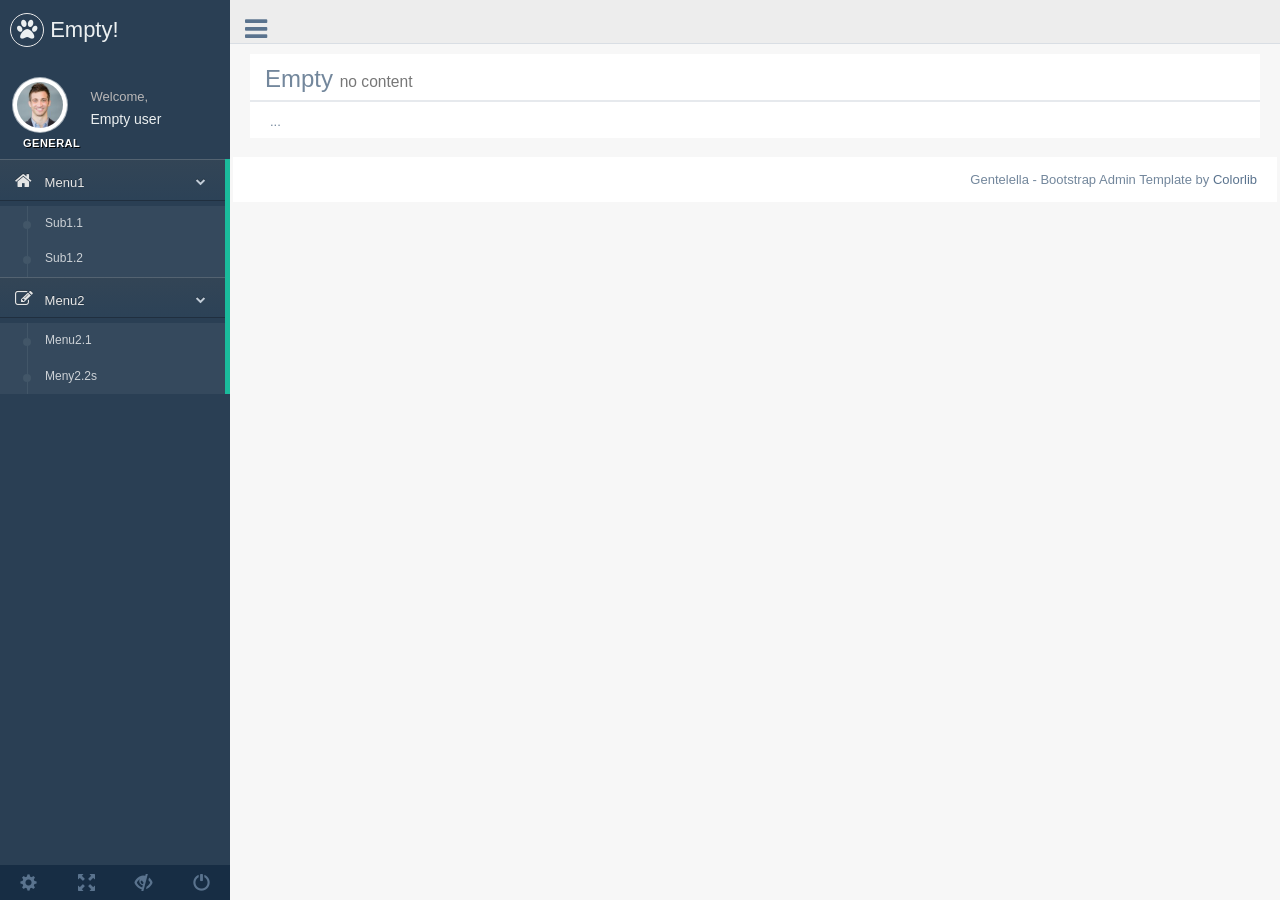
<file: web/empty.html>
<!DOCTYPE html>
<html lang="en">

<head>
	<meta http-equiv="Content-Type" content="text/html; charset=UTF-8">
	<!-- Meta, title, CSS, favicons, etc. -->
	<meta charset="utf-8">
	<meta http-equiv="X-UA-Compatible" content="IE=edge">
	<meta name="viewport" content="width=device-width, initial-scale=1">

	<title>Gentallela Alela! | </title>

	<!-- Bootstrap core CSS -->

	<link href="css/bootstrap.min.css" rel="stylesheet">

	<link href="fonts/css/font-awesome.min.css" rel="stylesheet">
	<link href="css/animate.min.css" rel="stylesheet">

	<!-- Custom styling plus plugins -->
	<link href="css/custom.css" rel="stylesheet">
	<link rel="stylesheet" type="text/css" href="css/maps/jquery-jvectormap-2.0.3.css" />
	<link href="css/icheck/flat/green.css" rel="stylesheet" />
	<link href="css/floatexamples.css" rel="stylesheet" type="text/css" />

	<script src="js/jquery.min.js"></script>
	<script src="js/nprogress.js"></script>

	<!--[if lt IE 9]>
	<script src="../assets/js/ie8-responsive-file-warning.js"></script>
	<![endif]-->

	<!-- HTML5 shim and Respond.js for IE8 support of HTML5 elements and media queries -->
	<!--[if lt IE 9]>
	<script src="https://oss.maxcdn.com/html5shiv/3.7.2/html5shiv.min.js"></script>
	<script src="https://oss.maxcdn.com/respond/1.4.2/respond.min.js"></script>
	<![endif]-->

</head>


<body class="nav-md">

	<div class="container body">
		<div class="main_container">
			<div class="col-md-3 left_col">
				<div class="left_col scroll-view">

					<div class="navbar nav_title" style="border: 0;">
						<a href="index.html" class="site_title"><i class="fa fa-paw"></i> <span>Empty!</span></a>
					</div>
					<div class="clearfix"></div>

					<!-- menu prile quick info -->
					<div class="profile">
						<div class="profile_pic">
							<img src="images/img.jpg" alt="..." class="img-circle profile_img">
						</div>
						<div class="profile_info">
							<span>Welcome,</span>
							<h2>Empty user</h2>
						</div>
					</div>
					<!-- /menu prile quick info -->

					<br />

					<!-- sidebar menu -->
					<div id="sidebar-menu" class="main_menu_side hidden-print main_menu">

						<div class="menu_section">
							<h3>General</h3>
							<ul class="nav side-menu">
								<li><a><i class="fa fa-home"></i> Menu1 <span class="fa fa-chevron-down"></span></a>
									<ul class="nav child_menu" style="display: none">
										<li><a href="empty.html">Sub1.1</a>
										</li>
										<li><a href="empty.html">Sub1.2</a>
										</li>
									</ul>
								</li>
								<li><a><i class="fa fa-edit"></i> Menu2 <span class="fa fa-chevron-down"></span></a>
									<ul class="nav child_menu" style="display: none">
										<li><a href="empty.html">Menu2.1</a>
										</li>
										<li><a href="empty.html">Meny2.2s</a>
										</li>
									</ul>
								</li>
							</ul>
						</div>
					</div>
					<!-- /sidebar menu -->

					<!-- /menu footer buttons -->
					<div class="sidebar-footer hidden-small">
						<a data-toggle="tooltip" data-placement="top" title="Settings">
							<span class="glyphicon glyphicon-cog" aria-hidden="true"></span>
						</a>
						<a data-toggle="tooltip" data-placement="top" title="FullScreen">
							<span class="glyphicon glyphicon-fullscreen" aria-hidden="true"></span>
						</a>
						<a data-toggle="tooltip" data-placement="top" title="Lock">
							<span class="glyphicon glyphicon-eye-close" aria-hidden="true"></span>
						</a>
						<a data-toggle="tooltip" data-placement="top" title="Logout">
							<span class="glyphicon glyphicon-off" aria-hidden="true"></span>
						</a>
					</div>
					<!-- /menu footer buttons -->
				</div>
			</div>

			<!-- top navigation -->
			<div class="top_nav">

				<div class="nav_menu">
					<nav class="" role="navigation">
						<div class="nav toggle">
							<a id="menu_toggle"><i class="fa fa-bars"></i></a>
						</div>
					</nav>
				</div>

			</div>
			<!-- /top navigation -->


			<!-- page content -->
			<div class="right_col" role="main">

				<div class="row">
					<div class="col-md-12 col-sm-12 col-xs-12">
						<div class="dashboard_graph">

							<div class="row x_title">
								<div class="col-md-6">
									<h3>Empty <small>no content</small></h3>
								</div>
								<div class="col-md-6">

								</div>
							</div>

							<div class="col-md-12 col-sm-12 col-xs-12">
								...
							</div>

							<div class="clearfix"></div>
						</div>
					</div>

				</div>
				<br />

				<!-- footer content -->

				<footer>
					<div class="copyright-info">
						<p class="pull-right">Gentelella - Bootstrap Admin Template by <a href="https://colorlib.com">Colorlib</a>		
						</p>
					</div>
					<div class="clearfix"></div>
				</footer>
				<!-- /footer content -->
			</div>
			<!-- /page content -->

		</div>

	</div>

	<div id="custom_notifications" class="custom-notifications dsp_none">
		<ul class="list-unstyled notifications clearfix" data-tabbed_notifications="notif-group">
		</ul>
		<div class="clearfix"></div>
		<div id="notif-group" class="tabbed_notifications"></div>
	</div>

	<script src="js/bootstrap.min.js"></script>

	<!-- gauge js -->
	<script type="text/javascript" src="js/gauge/gauge.min.js"></script>
	<script type="text/javascript" src="js/gauge/gauge_demo.js"></script>
	<!-- chart js -->
	<script src="js/chartjs/chart.min.js"></script>
	<!-- bootstrap progress js -->
	<script src="js/progressbar/bootstrap-progressbar.min.js"></script>
	<script src="js/nicescroll/jquery.nicescroll.min.js"></script>
	<!-- icheck -->
	<script src="js/icheck/icheck.min.js"></script>
	<!-- daterangepicker -->
	<script type="text/javascript" src="js/moment/moment.min.js"></script>
	<script type="text/javascript" src="js/datepicker/daterangepicker.js"></script>

	<script src="js/custom.js"></script>

	<!-- flot js -->
	<!--[if lte IE 8]><script type="text/javascript" src="js/excanvas.min.js"></script><![endif]-->
	<script type="text/javascript" src="js/flot/jquery.flot.js"></script>
	<script type="text/javascript" src="js/flot/jquery.flot.pie.js"></script>
	<script type="text/javascript" src="js/flot/jquery.flot.orderBars.js"></script>
	<script type="text/javascript" src="js/flot/jquery.flot.time.min.js"></script>
	<script type="text/javascript" src="js/flot/date.js"></script>
	<script type="text/javascript" src="js/flot/jquery.flot.spline.js"></script>
	<script type="text/javascript" src="js/flot/jquery.flot.stack.js"></script>
	<script type="text/javascript" src="js/flot/curvedLines.js"></script>
	<script type="text/javascript" src="js/flot/jquery.flot.resize.js"></script>
	<script>
		$(document).ready(function() {
			// [17, 74, 6, 39, 20, 85, 7]
			//[82, 23, 66, 9, 99, 6, 2]
			var data1 = [
				[gd(2012, 1, 1), 17],
				[gd(2012, 1, 2), 74],
				[gd(2012, 1, 3), 6],
				[gd(2012, 1, 4), 39],
				[gd(2012, 1, 5), 20],
				[gd(2012, 1, 6), 85],
				[gd(2012, 1, 7), 7]
			];

			var data2 = [
				[gd(2012, 1, 1), 82],
				[gd(2012, 1, 2), 23],
				[gd(2012, 1, 3), 66],
				[gd(2012, 1, 4), 9],
				[gd(2012, 1, 5), 119],
				[gd(2012, 1, 6), 6],
				[gd(2012, 1, 7), 9]
			];
			$("#canvas_dahs").length && $.plot($("#canvas_dahs"), [
				data1, data2
			], {
				series: {
					lines: {
						show: false,
						fill: true
					},
					splines: {
						show: true,
						tension: 0.4,
						lineWidth: 1,
						fill: 0.4
					},
					points: {
						radius: 0,
						show: true
					},
					shadowSize: 2
				},
				grid: {
					verticalLines: true,
					hoverable: true,
					clickable: true,
					tickColor: "#d5d5d5",
					borderWidth: 1,
					color: '#fff'
				},
				colors: ["rgba(38, 185, 154, 0.38)", "rgba(3, 88, 106, 0.38)"],
				xaxis: {
					tickColor: "rgba(51, 51, 51, 0.06)",
					mode: "time",
					tickSize: [1, "day"],
					//tickLength: 10,
					axisLabel: "Date",
					axisLabelUseCanvas: true,
					axisLabelFontSizePixels: 12,
					axisLabelFontFamily: 'Verdana, Arial',
					axisLabelPadding: 10
						//mode: "time", timeformat: "%m/%d/%y", minTickSize: [1, "day"]
				},
				yaxis: {
					ticks: 8,
					tickColor: "rgba(51, 51, 51, 0.06)",
				},
				tooltip: false
			});

			function gd(year, month, day) {
				return new Date(year, month - 1, day).getTime();
			}
		});
	</script>

	<!-- worldmap -->
	<script type="text/javascript" src="js/maps/jquery-jvectormap-2.0.3.min.js"></script>
	<script type="text/javascript" src="js/maps/gdp-data.js"></script>
	<script type="text/javascript" src="js/maps/jquery-jvectormap-world-mill-en.js"></script>
	<script type="text/javascript" src="js/maps/jquery-jvectormap-us-aea-en.js"></script>
	<!-- pace -->
	<script src="js/pace/pace.min.js"></script>
	<script>
		$(function() {
			$('#world-map-gdp').vectorMap({
				map: 'world_mill_en',
				backgroundColor: 'transparent',
				zoomOnScroll: false,
				series: {
					regions: [{
						values: gdpData,
						scale: ['#E6F2F0', '#149B7E'],
						normalizeFunction: 'polynomial'
					}]
				},
				onRegionTipShow: function(e, el, code) {
					el.html(el.html() + ' (GDP - ' + gdpData[code] + ')');
				}
			});
		});
	</script>
	<!-- skycons -->
	<script src="js/skycons/skycons.min.js"></script>
	<script>
		var icons = new Skycons({
				"color": "#73879C"
			}),
			list = [
				"clear-day", "clear-night", "partly-cloudy-day",
				"partly-cloudy-night", "cloudy", "rain", "sleet", "snow", "wind",
				"fog"
			],
			i;

		for (i = list.length; i--;)
			icons.set(list[i], list[i]);

		icons.play();
	</script>

	<!-- dashbord linegraph -->
	<script>
		var doughnutData = [{
			value: 30,
			color: "#455C73"
		}, {
			value: 30,
			color: "#9B59B6"
		}, {
			value: 60,
			color: "#BDC3C7"
		}, {
			value: 100,
			color: "#26B99A"
		}, {
			value: 120,
			color: "#3498DB"
		}];
		var myDoughnut = new Chart(document.getElementById("canvas1").getContext("2d")).Doughnut(doughnutData);
	</script>
	<!-- /dashbord linegraph -->
	<!-- datepicker -->
	<script type="text/javascript">
		$(document).ready(function() {

			var cb = function(start, end, label) {
				console.log(start.toISOString(), end.toISOString(), label);
				$('#reportrange span').html(start.format('MMMM D, YYYY') + ' - ' + end.format('MMMM D, YYYY'));
				//alert("Callback has fired: [" + start.format('MMMM D, YYYY') + " to " + end.format('MMMM D, YYYY') + ", label = " + label + "]");
			}

			var optionSet1 = {
				startDate: moment().subtract(29, 'days'),
				endDate: moment(),
				minDate: '01/01/2012',
				maxDate: '12/31/2015',
				dateLimit: {
					days: 60
				},
				showDropdowns: true,
				showWeekNumbers: true,
				timePicker: false,
				timePickerIncrement: 1,
				timePicker12Hour: true,
				ranges: {
					'Today': [moment(), moment()],
					'Yesterday': [moment().subtract(1, 'days'), moment().subtract(1, 'days')],
					'Last 7 Days': [moment().subtract(6, 'days'), moment()],
					'Last 30 Days': [moment().subtract(29, 'days'), moment()],
					'This Month': [moment().startOf('month'), moment().endOf('month')],
					'Last Month': [moment().subtract(1, 'month').startOf('month'), moment().subtract(1, 'month').endOf('month')]
				},
				opens: 'left',
				buttonClasses: ['btn btn-default'],
				applyClass: 'btn-small btn-primary',
				cancelClass: 'btn-small',
				format: 'MM/DD/YYYY',
				separator: ' to ',
				locale: {
					applyLabel: 'Submit',
					cancelLabel: 'Clear',
					fromLabel: 'From',
					toLabel: 'To',
					customRangeLabel: 'Custom',
					daysOfWeek: ['Su', 'Mo', 'Tu', 'We', 'Th', 'Fr', 'Sa'],
					monthNames: ['January', 'February', 'March', 'April', 'May', 'June', 'July', 'August', 'September', 'October', 'November', 'December'],
					firstDay: 1
				}
			};
			$('#reportrange span').html(moment().subtract(29, 'days').format('MMMM D, YYYY') + ' - ' + moment().format('MMMM D, YYYY'));
			$('#reportrange').daterangepicker(optionSet1, cb);
			$('#reportrange').on('show.daterangepicker', function() {
				console.log("show event fired");
			});
			$('#reportrange').on('hide.daterangepicker', function() {
				console.log("hide event fired");
			});
			$('#reportrange').on('apply.daterangepicker', function(ev, picker) {
				console.log("apply event fired, start/end dates are " + picker.startDate.format('MMMM D, YYYY') + " to " + picker.endDate.format('MMMM D, YYYY'));
			});
			$('#reportrange').on('cancel.daterangepicker', function(ev, picker) {
				console.log("cancel event fired");
			});
			$('#options1').click(function() {
				$('#reportrange').data('daterangepicker').setOptions(optionSet1, cb);
			});
			$('#options2').click(function() {
				$('#reportrange').data('daterangepicker').setOptions(optionSet2, cb);
			});
			$('#destroy').click(function() {
				$('#reportrange').data('daterangepicker').remove();
			});
		});
	</script>
	<script>
		NProgress.done();
	</script>
	<!-- /datepicker -->
	<!-- /footer content -->
</body>

</html>
</file>
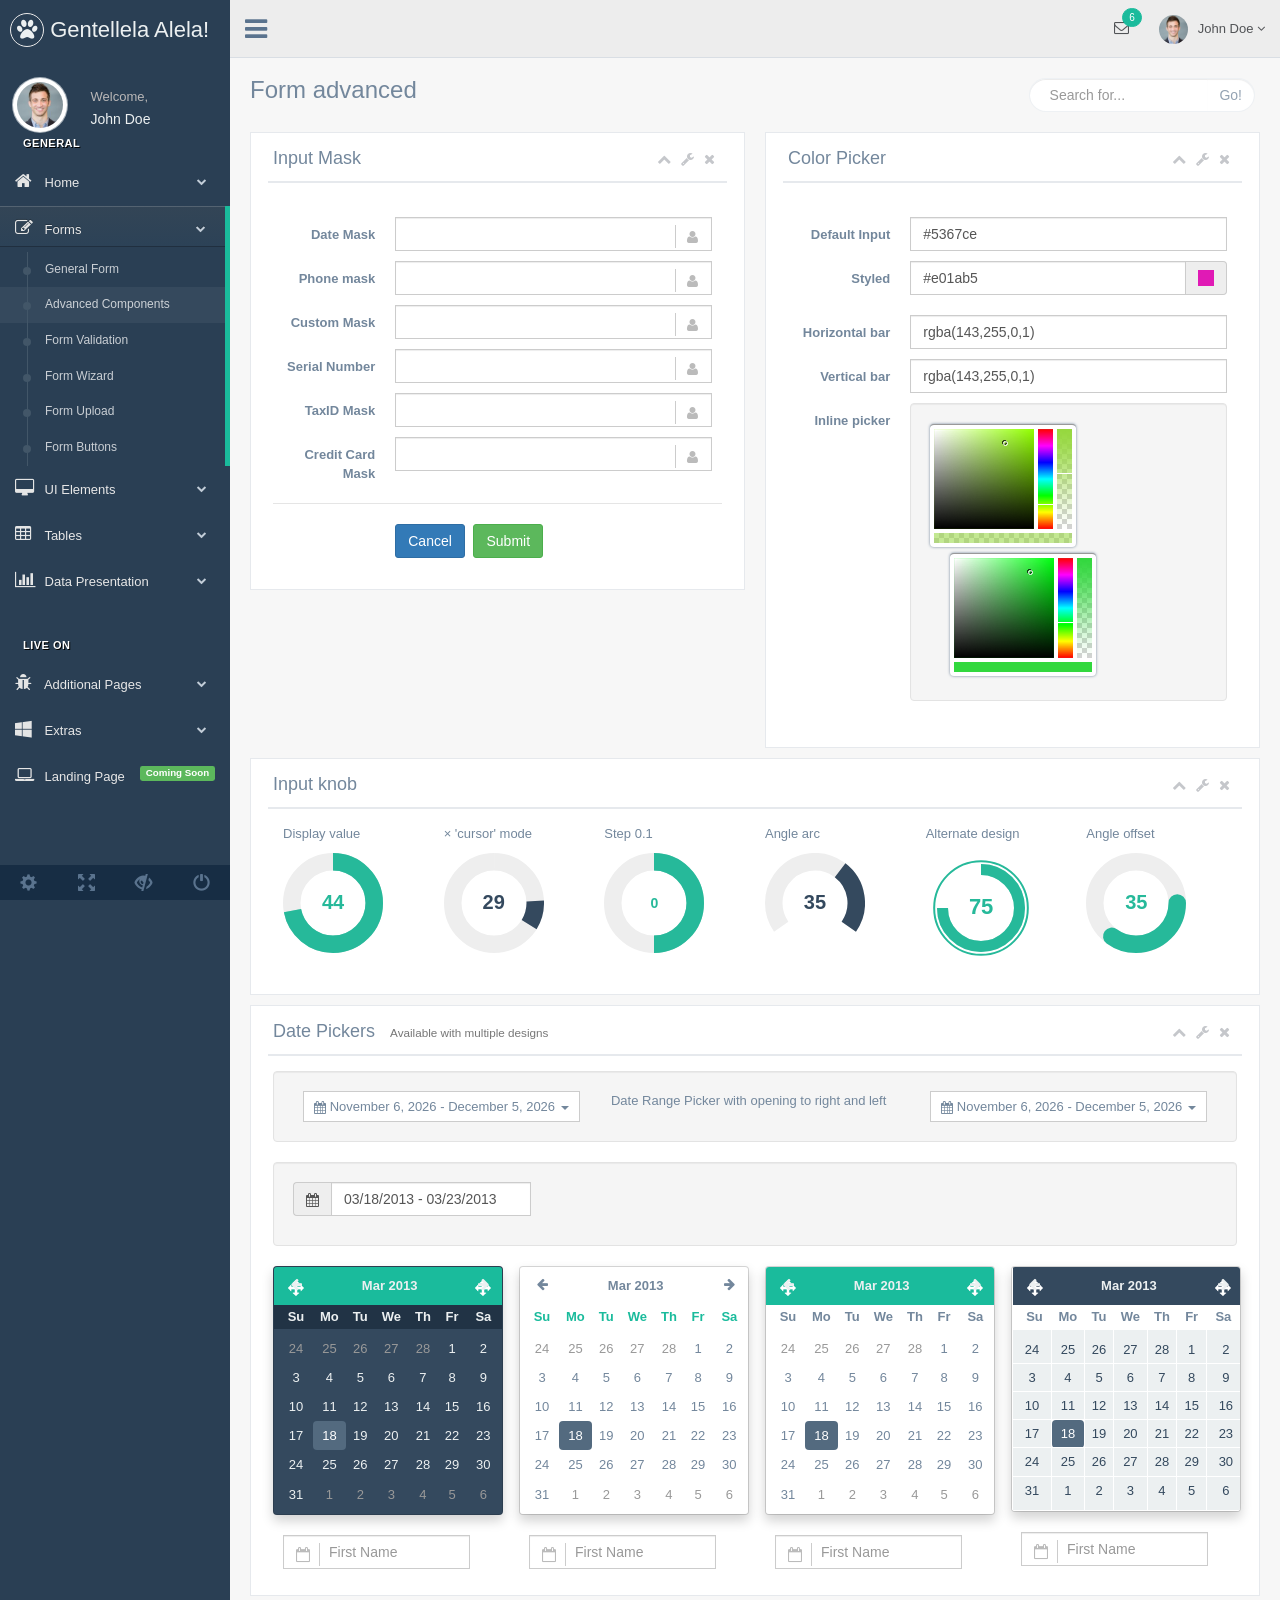
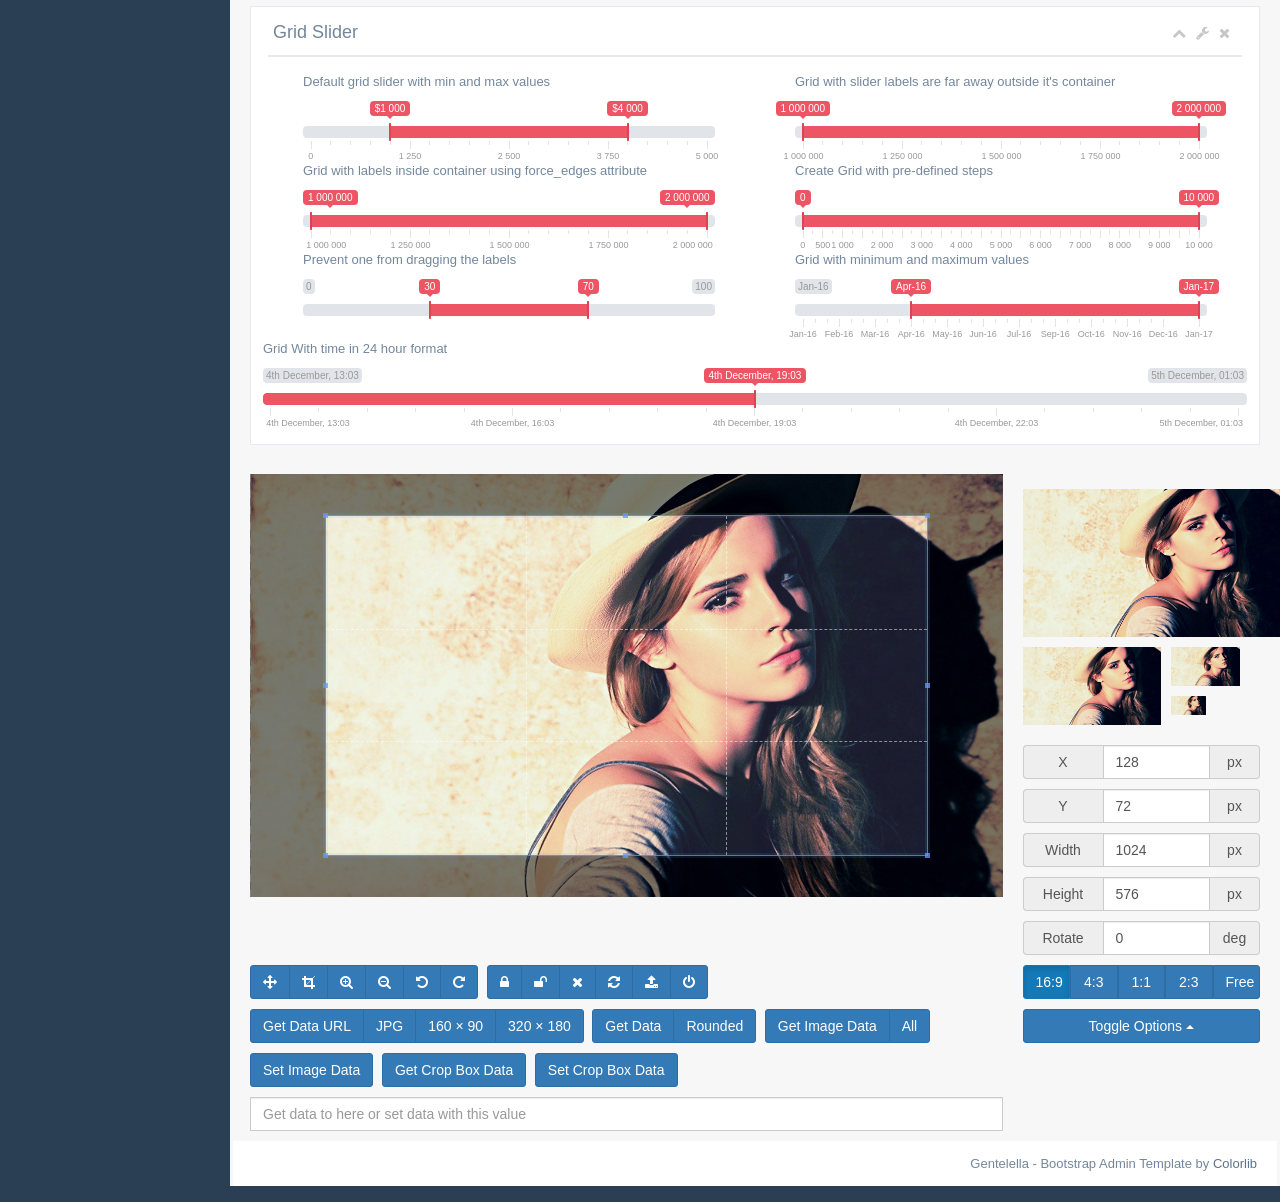
<file: web/form_advanced.html>
<!DOCTYPE html>
<html lang="en">

<head>
  <meta http-equiv="Content-Type" content="text/html; charset=UTF-8">
  <!-- Meta, title, CSS, favicons, etc. -->
  <meta charset="utf-8">
  <meta http-equiv="X-UA-Compatible" content="IE=edge">
  <meta name="viewport" content="width=device-width, initial-scale=1">

  <title>Gentallela Alela! | </title>

  <!-- Bootstrap core CSS -->

  <link href="css/bootstrap.min.css" rel="stylesheet">

  <link href="fonts/css/font-awesome.min.css" rel="stylesheet">
  <link href="css/animate.min.css" rel="stylesheet">

  <!-- Custom styling plus plugins -->
  <link href="css/custom.css" rel="stylesheet">
  <link href="css/icheck/flat/green.css" rel="stylesheet">
  <!-- ion_range -->
  <link rel="stylesheet" href="css/normalize.css" />
  <link rel="stylesheet" href="css/ion.rangeSlider.css" />
  <link rel="stylesheet" href="css/ion.rangeSlider.skinFlat.css" />

  <!-- colorpicker -->
  <link href="css/colorpicker/bootstrap-colorpicker.min.css" rel="stylesheet">

  <script src="js/jquery.min.js"></script>

  <!--[if lt IE 9]>
        <script src="../assets/js/ie8-responsive-file-warning.js"></script>
        <![endif]-->

  <!-- HTML5 shim and Respond.js for IE8 support of HTML5 elements and media queries -->
  <!--[if lt IE 9]>
          <script src="https://oss.maxcdn.com/html5shiv/3.7.2/html5shiv.min.js"></script>
          <script src="https://oss.maxcdn.com/respond/1.4.2/respond.min.js"></script>
        <![endif]-->

</head>


<body class="nav-md">

  <div class="container body">


    <div class="main_container">

      <div class="col-md-3 left_col">
        <div class="left_col scroll-view">

          <div class="navbar nav_title" style="border: 0;">
            <a href="index.html" class="site_title"><i class="fa fa-paw"></i> <span>Gentellela Alela!</span></a>
          </div>
          <div class="clearfix"></div>


          <!-- menu prile quick info -->
          <div class="profile">
            <div class="profile_pic">
              <img src="images/img.jpg" alt="..." class="img-circle profile_img">
            </div>
            <div class="profile_info">
              <span>Welcome,</span>
              <h2>John Doe</h2>
            </div>
          </div>
          <!-- /menu prile quick info -->

          <br />

          <!-- sidebar menu -->
          <div id="sidebar-menu" class="main_menu_side hidden-print main_menu">

            <div class="menu_section">
              <h3>General</h3>
              <ul class="nav side-menu">
                <li><a><i class="fa fa-home"></i> Home <span class="fa fa-chevron-down"></span></a>
                  <ul class="nav child_menu" style="display: none">
                    <li><a href="index.html">Dashboard</a>
                    </li>
                    <li><a href="index2.html">Dashboard2</a>
                    </li>
                    <li><a href="index3.html">Dashboard3</a>
                    </li>
                  </ul>
                </li>
                <li><a><i class="fa fa-edit"></i> Forms <span class="fa fa-chevron-down"></span></a>
                  <ul class="nav child_menu" style="display: none">
                    <li><a href="form.html">General Form</a>
                    </li>
                    <li><a href="form_advanced.html">Advanced Components</a>
                    </li>
                    <li><a href="form_validation.html">Form Validation</a>
                    </li>
                    <li><a href="form_wizards.html">Form Wizard</a>
                    </li>
                    <li><a href="form_upload.html">Form Upload</a>
                    </li>
                    <li><a href="form_buttons.html">Form Buttons</a>
                    </li>
                  </ul>
                </li>
                <li><a><i class="fa fa-desktop"></i> UI Elements <span class="fa fa-chevron-down"></span></a>
                  <ul class="nav child_menu" style="display: none">
                    <li><a href="general_elements.html">General Elements</a>
                    </li>
                    <li><a href="media_gallery.html">Media Gallery</a>
                    </li>
                    <li><a href="typography.html">Typography</a>
                    </li>
                    <li><a href="icons.html">Icons</a>
                    </li>
                    <li><a href="glyphicons.html">Glyphicons</a>
                    </li>
                    <li><a href="widgets.html">Widgets</a>
                    </li>
                    <li><a href="invoice.html">Invoice</a>
                    </li>
                    <li><a href="inbox.html">Inbox</a>
                    </li>
                    <li><a href="calender.html">Calender</a>
                    </li>
                  </ul>
                </li>
                <li><a><i class="fa fa-table"></i> Tables <span class="fa fa-chevron-down"></span></a>
                  <ul class="nav child_menu" style="display: none">
                    <li><a href="tables.html">Tables</a>
                    </li>
                    <li><a href="tables_dynamic.html">Table Dynamic</a>
                    </li>
                  </ul>
                </li>
                <li><a><i class="fa fa-bar-chart-o"></i> Data Presentation <span class="fa fa-chevron-down"></span></a>
                  <ul class="nav child_menu" style="display: none">
                    <li><a href="chartjs.html">Chart JS</a>
                    </li>
                    <li><a href="chartjs2.html">Chart JS2</a>
                    </li>
                    <li><a href="morisjs.html">Moris JS</a>
                    </li>
                    <li><a href="echarts.html">ECharts </a>
                    </li>
                    <li><a href="other_charts.html">Other Charts </a>
                    </li>
                  </ul>
                </li>
              </ul>
            </div>
            <div class="menu_section">
              <h3>Live On</h3>
              <ul class="nav side-menu">
                <li><a><i class="fa fa-bug"></i> Additional Pages <span class="fa fa-chevron-down"></span></a>
                  <ul class="nav child_menu" style="display: none">
                    <li><a href="e_commerce.html">E-commerce</a>
                    </li>
                    <li><a href="projects.html">Projects</a>
                    </li>
                    <li><a href="project_detail.html">Project Detail</a>
                    </li>
                    <li><a href="contacts.html">Contacts</a>
                    </li>
                    <li><a href="profile.html">Profile</a>
                    </li>
                  </ul>
                </li>
                <li><a><i class="fa fa-windows"></i> Extras <span class="fa fa-chevron-down"></span></a>
                  <ul class="nav child_menu" style="display: none">
                    <li><a href="page_404.html">404 Error</a>
                    </li>
                    <li><a href="page_500.html">500 Error</a>
                    </li>
                    <li><a href="plain_page.html">Plain Page</a>
                    </li>
                    <li><a href="login.html">Login Page</a>
                    </li>
                    <li><a href="pricing_tables.html">Pricing Tables</a>
                    </li>

                  </ul>
                </li>
                <li><a><i class="fa fa-laptop"></i> Landing Page <span class="label label-success pull-right">Coming Soon</span></a>
                </li>
              </ul>
            </div>

          </div>
          <!-- /sidebar menu -->

          <!-- /menu footer buttons -->
          <div class="sidebar-footer hidden-small">
            <a data-toggle="tooltip" data-placement="top" title="Settings">
              <span class="glyphicon glyphicon-cog" aria-hidden="true"></span>
            </a>
            <a data-toggle="tooltip" data-placement="top" title="FullScreen">
              <span class="glyphicon glyphicon-fullscreen" aria-hidden="true"></span>
            </a>
            <a data-toggle="tooltip" data-placement="top" title="Lock">
              <span class="glyphicon glyphicon-eye-close" aria-hidden="true"></span>
            </a>
            <a data-toggle="tooltip" data-placement="top" title="Logout">
              <span class="glyphicon glyphicon-off" aria-hidden="true"></span>
            </a>
          </div>
          <!-- /menu footer buttons -->
        </div>
      </div>

      <!-- top navigation -->
      <div class="top_nav">

        <div class="nav_menu">
          <nav class="" role="navigation">
            <div class="nav toggle">
              <a id="menu_toggle"><i class="fa fa-bars"></i></a>
            </div>

            <ul class="nav navbar-nav navbar-right">
              <li class="">
                <a href="javascript:;" class="user-profile dropdown-toggle" data-toggle="dropdown" aria-expanded="false">
                  <img src="images/img.jpg" alt="">John Doe
                  <span class=" fa fa-angle-down"></span>
                </a>
                <ul class="dropdown-menu dropdown-usermenu animated fadeInDown pull-right">
                  <li><a href="javascript:;">  Profile</a>
                  </li>
                  <li>
                    <a href="javascript:;">
                      <span class="badge bg-red pull-right">50%</span>
                      <span>Settings</span>
                    </a>
                  </li>
                  <li>
                    <a href="javascript:;">Help</a>
                  </li>
                  <li><a href="login.html"><i class="fa fa-sign-out pull-right"></i> Log Out</a>
                  </li>
                </ul>
              </li>

              <li role="presentation" class="dropdown">
                <a href="javascript:;" class="dropdown-toggle info-number" data-toggle="dropdown" aria-expanded="false">
                  <i class="fa fa-envelope-o"></i>
                  <span class="badge bg-green">6</span>
                </a>
                <ul id="menu1" class="dropdown-menu list-unstyled msg_list animated fadeInDown" role="menu">
                  <li>
                    <a>
                      <span class="image">
                                        <img src="images/img.jpg" alt="Profile Image" />
                                    </span>
                      <span>
                                        <span>John Smith</span>
                      <span class="time">3 mins ago</span>
                      </span>
                      <span class="message">
                                        Film festivals used to be do-or-die moments for movie makers. They were where...
                                    </span>
                    </a>
                  </li>
                  <li>
                    <a>
                      <span class="image">
                                        <img src="images/img.jpg" alt="Profile Image" />
                                    </span>
                      <span>
                                        <span>John Smith</span>
                      <span class="time">3 mins ago</span>
                      </span>
                      <span class="message">
                                        Film festivals used to be do-or-die moments for movie makers. They were where...
                                    </span>
                    </a>
                  </li>
                  <li>
                    <a>
                      <span class="image">
                                        <img src="images/img.jpg" alt="Profile Image" />
                                    </span>
                      <span>
                                        <span>John Smith</span>
                      <span class="time">3 mins ago</span>
                      </span>
                      <span class="message">
                                        Film festivals used to be do-or-die moments for movie makers. They were where...
                                    </span>
                    </a>
                  </li>
                  <li>
                    <a>
                      <span class="image">
                                        <img src="images/img.jpg" alt="Profile Image" />
                                    </span>
                      <span>
                                        <span>John Smith</span>
                      <span class="time">3 mins ago</span>
                      </span>
                      <span class="message">
                                        Film festivals used to be do-or-die moments for movie makers. They were where...
                                    </span>
                    </a>
                  </li>
                  <li>
                    <div class="text-center">
                      <a>
                        <strong>See All Alerts</strong>
                        <i class="fa fa-angle-right"></i>
                      </a>
                    </div>
                  </li>
                </ul>
              </li>

            </ul>
          </nav>
        </div>

      </div>
      <!-- /top navigation -->

      <!-- page content -->
      <div class="right_col" role="main">

        <div class="">
          <div class="page-title">
            <div class="title_left">
              <h3>
                    Form advanced
                </h3>
            </div>

            <div class="title_right">
              <div class="col-md-5 col-sm-5 col-xs-12 form-group pull-right top_search">
                <div class="input-group">
                  <input type="text" class="form-control" placeholder="Search for...">
                  <span class="input-group-btn">
                            <button class="btn btn-default" type="button">Go!</button>
                        </span>
                </div>
              </div>
            </div>
          </div>
          <div class="clearfix"></div>



          <div class="row">

            <!-- form input mask -->
            <div class="col-md-6 col-sm-12 col-xs-12">
              <div class="x_panel">
                <div class="x_title">
                  <h2>Input Mask</h2>
                  <ul class="nav navbar-right panel_toolbox">
                    <li><a class="collapse-link"><i class="fa fa-chevron-up"></i></a>
                    </li>
                    <li class="dropdown">
                      <a href="#" class="dropdown-toggle" data-toggle="dropdown" role="button" aria-expanded="false"><i class="fa fa-wrench"></i></a>
                      <ul class="dropdown-menu" role="menu">
                        <li><a href="#">Settings 1</a>
                        </li>
                        <li><a href="#">Settings 2</a>
                        </li>
                      </ul>
                    </li>
                    <li><a class="close-link"><i class="fa fa-close"></i></a>
                    </li>
                  </ul>
                  <div class="clearfix"></div>
                </div>
                <div class="x_content">
                  <br />
                  <form class="form-horizontal form-label-left">

                    <div class="form-group">
                      <label class="control-label col-md-3 col-sm-3 col-xs-3">Date Mask</label>
                      <div class="col-md-9 col-sm-9 col-xs-9">
                        <input type="text" class="form-control" data-inputmask="'mask': '99/99/9999'">
                        <span class="fa fa-user form-control-feedback right" aria-hidden="true"></span>
                      </div>
                    </div>
                    <div class="form-group">
                      <label class="control-label col-md-3 col-sm-3 col-xs-3">Phone mask</label>
                      <div class="col-md-9 col-sm-9 col-xs-9">
                        <input type="text" class="form-control" data-inputmask="'mask' : '(999) 999-9999'">
                        <span class="fa fa-user form-control-feedback right" aria-hidden="true"></span>
                      </div>
                    </div>
                    <div class="form-group">
                      <label class="control-label col-md-3 col-sm-3 col-xs-3">Custom Mask</label>
                      <div class="col-md-9 col-sm-9 col-xs-9">
                        <input type="text" class="form-control" data-inputmask="'mask': '99-999999'">
                        <span class="fa fa-user form-control-feedback right" aria-hidden="true"></span>
                      </div>
                    </div>
                    <div class="form-group">
                      <label class="control-label col-md-3 col-sm-3 col-xs-3">Serial Number</label>
                      <div class="col-md-9 col-sm-9 col-xs-9">
                        <input type="text" class="form-control" data-inputmask="'mask' : '****-****-****-****-****-***'">
                        <span class="fa fa-user form-control-feedback right" aria-hidden="true"></span>
                      </div>
                    </div>
                    <div class="form-group">
                      <label class="control-label col-md-3 col-sm-3 col-xs-3">TaxID Mask</label>
                      <div class="col-md-9 col-sm-9 col-xs-9">
                        <input type="text" class="form-control" data-inputmask="'mask' : '99-99999999'">
                        <span class="fa fa-user form-control-feedback right" aria-hidden="true"></span>
                      </div>
                    </div>
                    <div class="form-group">
                      <label class="control-label col-md-3 col-sm-3 col-xs-3">Credit Card Mask</label>
                      <div class="col-md-9 col-sm-9 col-xs-9">
                        <input type="text" class="form-control" data-inputmask="'mask' : '9999-9999-9999-9999'">
                        <span class="fa fa-user form-control-feedback right" aria-hidden="true"></span>
                      </div>
                    </div>
                    <div class="ln_solid"></div>

                    <div class="form-group">
                      <div class="col-md-9 col-md-offset-3">
                        <button type="submit" class="btn btn-primary">Cancel</button>
                        <button type="submit" class="btn btn-success">Submit</button>
                      </div>
                    </div>

                  </form>
                </div>
              </div>
            </div>
            <!-- /form input mask -->

            <!-- form color picker -->
            <div class="col-md-6 col-sm-12 col-xs-12">
              <div class="x_panel">
                <div class="x_title">
                  <h2>Color Picker</h2>
                  <ul class="nav navbar-right panel_toolbox">
                    <li><a class="collapse-link"><i class="fa fa-chevron-up"></i></a>
                    </li>
                    <li class="dropdown">
                      <a href="#" class="dropdown-toggle" data-toggle="dropdown" role="button" aria-expanded="false"><i class="fa fa-wrench"></i></a>
                      <ul class="dropdown-menu" role="menu">
                        <li><a href="#">Settings 1</a>
                        </li>
                        <li><a href="#">Settings 2</a>
                        </li>
                      </ul>
                    </li>
                    <li><a class="close-link"><i class="fa fa-close"></i></a>
                    </li>
                  </ul>
                  <div class="clearfix"></div>
                </div>
                <div class="x_content">
                  <br />
                  <form class="form-horizontal form-label-left">

                    <div class="form-group">
                      <label class="control-label col-md-3 col-sm-3 col-xs-12">Default Input</label>
                      <div class="col-md-9 col-sm-9 col-xs-12">
                        <input type="text" class="demo1 form-control" value="#5367ce" />
                      </div>
                    </div>
                    <div class="form-group">
                      <label class="control-label col-md-3 col-sm-3 col-xs-12">Styled</label>
                      <div class="col-md-9 col-sm-9 col-xs-12">
                        <div class="input-group demo2">
                          <input type="text" value="#e01ab5" class="form-control" />
                          <span class="input-group-addon"><i></i></span>
                        </div>
                      </div>
                    </div>
                    <div class="form-group">
                      <label class="control-label col-md-3 col-sm-3 col-xs-12">Horizontal bar</label>
                      <div class="col-md-9 col-sm-9 col-xs-12">
                        <input type="text" class="form-control demo colorpicker-element" data-horizontal="true" id="demo_forceformat" value="#8fff00">
                      </div>
                    </div>
                    <div class="form-group">
                      <label class="control-label col-md-3 col-sm-3 col-xs-12">Vertical bar</label>
                      <div class="col-md-9 col-sm-9 col-xs-12">
                        <input type="text" class="form-control demo colorpicker-element" id="demo_forceformat3" value="#8fff00">
                      </div>
                    </div>
                    <div class="form-group">
                      <label class="control-label col-md-3 col-sm-3 col-xs-12">Inline picker</label>
                      <div class="col-md-9 col-sm-9 col-xs-12">
                        <div class="well">
                          <div id="demo_cont" class="demo demo-auto inl-bl colorpicker-element" data-container="#demo_cont" data-color="rgba(150,216,62,0.55)" data-inline="true"></div>
                          <div class="demo demo-auto inl-bl colorpicker-element" data-container="true" data-color="rgb(50,216,62)" data-inline="true" style="margin-left:20px;"></div>
                        </div>
                      </div>
                    </div>

                  </form>
                </div>
              </div>
            </div>
            <!-- /form color picker -->

            <!-- form input knob -->
            <div class="col-md-12">
              <div class="x_panel">
                <div class="x_title">
                  <h2>Input knob</h2>
                  <ul class="nav navbar-right panel_toolbox">
                    <li><a class="collapse-link"><i class="fa fa-chevron-up"></i></a>
                    </li>
                    <li class="dropdown">
                      <a href="#" class="dropdown-toggle" data-toggle="dropdown" role="button" aria-expanded="false"><i class="fa fa-wrench"></i></a>
                      <ul class="dropdown-menu" role="menu">
                        <li><a href="#">Settings 1</a>
                        </li>
                        <li><a href="#">Settings 2</a>
                        </li>
                      </ul>
                    </li>
                    <li><a class="close-link"><i class="fa fa-close"></i></a>
                    </li>
                  </ul>
                  <div class="clearfix"></div>
                </div>
                <div class="x_content">
                  <div class="col-md-2">
                    <p>Display value</p>
                    <input class="knob" data-width="100" data-height="120" data-min="-100" data-displayPrevious=true data-fgColor="#26B99A" value="44">
                  </div>
                  <div class="col-md-2">
                    <p>&#215; 'cursor' mode</p>
                    <input class="knob" data-width="100" data-height="120" data-cursor=true data-fgColor="#34495E" value="29">
                  </div>
                  <div class="col-md-2">
                    <p>Step 0.1</p>
                    <input class="knob" data-width="100" data-height="120" data-min="-10000" data-displayPrevious=true data-fgColor="#26B99A" data-max="10000" data-step=".1" value="0">
                  </div>
                  <div class="col-md-2">
                    <p>Angle arc</p>
                    <input class="knob" data-width="100" data-height="120" data-angleOffset=-125 data-angleArc=250 data-fgColor="#34495E" data-rotation="anticlockwise" value="35">
                  </div>
                  <div class="col-md-2">
                    <p>Alternate design</p>
                    <input class="knob" data-width="110" data-height="120" data-displayPrevious=true data-fgColor="#26B99A" data-skin="tron" data-thickness=".2" value="75">
                  </div>
                  <div class="col-md-2">
                    <p>Angle offset</p>
                    <input class="knob" data-width="100" data-height="120" data-angleOffset=90 data-linecap=round data-fgColor="#26B99A" value="35">
                  </div>
                </div>
              </div>
            </div>
            <!-- /form input knob -->

          </div>




          <div class="row">
            <div class="col-md-12">

              <!-- form date pickers -->
              <div class="x_panel" style="">
                <div class="x_title">
                  <h2>Date Pickers <small> Available with multiple designs</small></h2>
                  <ul class="nav navbar-right panel_toolbox">
                    <li><a class="collapse-link"><i class="fa fa-chevron-up"></i></a>
                    </li>
                    <li class="dropdown">
                      <a href="#" class="dropdown-toggle" data-toggle="dropdown" role="button" aria-expanded="false"><i class="fa fa-wrench"></i></a>
                      <ul class="dropdown-menu" role="menu">
                        <li><a href="#">Settings 1</a>
                        </li>
                        <li><a href="#">Settings 2</a>
                        </li>
                      </ul>
                    </li>
                    <li><a class="close-link"><i class="fa fa-close"></i></a>
                    </li>
                  </ul>
                  <div class="clearfix"></div>
                </div>
                <div class="x_content">


                  <div class="well" style="overflow: auto">
                    <div class="col-md-4">
                      <div id="reportrange_right" class="pull-left" style="background: #fff; cursor: pointer; padding: 5px 10px; border: 1px solid #ccc">
                        <i class="glyphicon glyphicon-calendar fa fa-calendar"></i>
                        <span>December 30, 2014 - January 28, 2015</span> <b class="caret"></b>
                      </div>
                    </div>
                    <div class="col-md-4">
                      <p>Date Range Picker with opening to right and left</p>
                    </div>
                    <div class="col-md-4">
                      <div id="reportrange" class="pull-right" style="background: #fff; cursor: pointer; padding: 5px 10px; border: 1px solid #ccc">
                        <i class="glyphicon glyphicon-calendar fa fa-calendar"></i>
                        <span>December 30, 2014 - January 28, 2015</span> <b class="caret"></b>
                      </div>
                    </div>
                  </div>


                  <div class="well">

                    <form class="form-horizontal">
                      <fieldset>
                        <div class="control-group">
                          <div class="controls">
                            <div class="input-prepend input-group">
                              <span class="add-on input-group-addon"><i class="glyphicon glyphicon-calendar fa fa-calendar"></i></span>
                              <input type="text" style="width: 200px" name="reservation" id="reservation" class="form-control" value="03/18/2013 - 03/23/2013" />
                            </div>
                          </div>
                        </div>
                      </fieldset>
                    </form>



                  </div>
                  <div class="row">

                    <div class="col-md-3">
                      <div class="daterangepicker xdisplay picker_1 single opensright show-calendar">
                        <div class="calendar first single right" style="display: block;">
                          <div class="calendar-date">
                            <table class="table-condensed">
                              <thead>
                                <tr>
                                  <th class="prev available"><i class="fa fa-arrow-left icon icon-arrow-left glyphicon glyphicon-arrow-left"></i>
                                  </th>
                                  <th colspan="5" class="month">Mar 2013</th>
                                  <th class="next available"><i class="fa fa-arrow-right icon icon-arrow-right glyphicon glyphicon-arrow-right"></i>
                                  </th>
                                </tr>
                                <tr>
                                  <th>Su</th>
                                  <th>Mo</th>
                                  <th>Tu</th>
                                  <th>We</th>
                                  <th>Th</th>
                                  <th>Fr</th>
                                  <th>Sa</th>
                                </tr>
                              </thead>
                              <tbody>
                                <tr>
                                  <td class="available off" data-title="r0c0">24</td>
                                  <td class="available off" data-title="r0c1">25</td>
                                  <td class="available off" data-title="r0c2">26</td>
                                  <td class="available off" data-title="r0c3">27</td>
                                  <td class="available off" data-title="r0c4">28</td>
                                  <td class="available" data-title="r0c5">1</td>
                                  <td class="available" data-title="r0c6">2</td>
                                </tr>
                                <tr>
                                  <td class="available" data-title="r1c0">3</td>
                                  <td class="available" data-title="r1c1">4</td>
                                  <td class="available" data-title="r1c2">5</td>
                                  <td class="available" data-title="r1c3">6</td>
                                  <td class="available" data-title="r1c4">7</td>
                                  <td class="available" data-title="r1c5">8</td>
                                  <td class="available" data-title="r1c6">9</td>
                                </tr>
                                <tr>
                                  <td class="available" data-title="r2c0">10</td>
                                  <td class="available" data-title="r2c1">11</td>
                                  <td class="available" data-title="r2c2">12</td>
                                  <td class="available" data-title="r2c3">13</td>
                                  <td class="available" data-title="r2c4">14</td>
                                  <td class="available" data-title="r2c5">15</td>
                                  <td class="available" data-title="r2c6">16</td>
                                </tr>
                                <tr>
                                  <td class="available" data-title="r3c0">17</td>
                                  <td class="available active start-date end-date" data-title="r3c1">18</td>
                                  <td class="available" data-title="r3c2">19</td>
                                  <td class="available" data-title="r3c3">20</td>
                                  <td class="available" data-title="r3c4">21</td>
                                  <td class="available" data-title="r3c5">22</td>
                                  <td class="available" data-title="r3c6">23</td>
                                </tr>
                                <tr>
                                  <td class="available" data-title="r4c0">24</td>
                                  <td class="available" data-title="r4c1">25</td>
                                  <td class="available" data-title="r4c2">26</td>
                                  <td class="available" data-title="r4c3">27</td>
                                  <td class="available" data-title="r4c4">28</td>
                                  <td class="available" data-title="r4c5">29</td>
                                  <td class="available" data-title="r4c6">30</td>
                                </tr>
                                <tr>
                                  <td class="available" data-title="r5c0">31</td>
                                  <td class="available off" data-title="r5c1">1</td>
                                  <td class="available off" data-title="r5c2">2</td>
                                  <td class="available off" data-title="r5c3">3</td>
                                  <td class="available off" data-title="r5c4">4</td>
                                  <td class="available off" data-title="r5c5">5</td>
                                  <td class="available off" data-title="r5c6">6</td>
                                </tr>
                              </tbody>
                            </table>
                          </div>
                        </div>
                        <div class="calendar second left" style="display: none;">
                          <div class="calendar-date">
                            <table class="table-condensed">
                              <thead>
                                <tr>
                                  <th class="prev available"><i class="fa fa-arrow-left icon icon-arrow-left glyphicon glyphicon-arrow-left"></i>
                                  </th>
                                  <th colspan="5" class="month">Mar 2013</th>
                                  <th class="next available"><i class="fa fa-arrow-right icon icon-arrow-right glyphicon glyphicon-arrow-right"></i>
                                  </th>
                                </tr>
                                <tr>
                                  <th>Su</th>
                                  <th>Mo</th>
                                  <th>Tu</th>
                                  <th>We</th>
                                  <th>Th</th>
                                  <th>Fr</th>
                                  <th>Sa</th>
                                </tr>
                              </thead>
                              <tbody>
                                <tr>
                                  <td class="available off" data-title="r0c0">24</td>
                                  <td class="available off" data-title="r0c1">25</td>
                                  <td class="available off" data-title="r0c2">26</td>
                                  <td class="available off" data-title="r0c3">27</td>
                                  <td class="available off" data-title="r0c4">28</td>
                                  <td class="available" data-title="r0c5">1</td>
                                  <td class="available" data-title="r0c6">2</td>
                                </tr>
                                <tr>
                                  <td class="available" data-title="r1c0">3</td>
                                  <td class="available" data-title="r1c1">4</td>
                                  <td class="available" data-title="r1c2">5</td>
                                  <td class="available" data-title="r1c3">6</td>
                                  <td class="available" data-title="r1c4">7</td>
                                  <td class="available" data-title="r1c5">8</td>
                                  <td class="available" data-title="r1c6">9</td>
                                </tr>
                                <tr>
                                  <td class="available" data-title="r2c0">10</td>
                                  <td class="available" data-title="r2c1">11</td>
                                  <td class="available" data-title="r2c2">12</td>
                                  <td class="available" data-title="r2c3">13</td>
                                  <td class="available" data-title="r2c4">14</td>
                                  <td class="available" data-title="r2c5">15</td>
                                  <td class="available" data-title="r2c6">16</td>
                                </tr>
                                <tr>
                                  <td class="available" data-title="r3c0">17</td>
                                  <td class="available active start-date end-date" data-title="r3c1">18</td>
                                  <td class="available" data-title="r3c2">19</td>
                                  <td class="available" data-title="r3c3">20</td>
                                  <td class="available" data-title="r3c4">21</td>
                                  <td class="available" data-title="r3c5">22</td>
                                  <td class="available" data-title="r3c6">23</td>
                                </tr>
                                <tr>
                                  <td class="available" data-title="r4c0">24</td>
                                  <td class="available" data-title="r4c1">25</td>
                                  <td class="available" data-title="r4c2">26</td>
                                  <td class="available" data-title="r4c3">27</td>
                                  <td class="available" data-title="r4c4">28</td>
                                  <td class="available" data-title="r4c5">29</td>
                                  <td class="available" data-title="r4c6">30</td>
                                </tr>
                                <tr>
                                  <td class="available" data-title="r5c0">31</td>
                                  <td class="available off" data-title="r5c1">1</td>
                                  <td class="available off" data-title="r5c2">2</td>
                                  <td class="available off" data-title="r5c3">3</td>
                                  <td class="available off" data-title="r5c4">4</td>
                                  <td class="available off" data-title="r5c5">5</td>
                                  <td class="available off" data-title="r5c6">6</td>
                                </tr>
                              </tbody>
                            </table>
                          </div>
                        </div>
                        <div class="ranges" style="display: none;">
                          <div class="range_inputs">
                            <div class="daterangepicker_start_input">
                              <label for="daterangepicker_start">From</label>
                              <input id="daterangepicker_start" class="input-mini" type="text" name="daterangepicker_start" value="">
                            </div>
                            <div class="daterangepicker_end_input">
                              <label for="daterangepicker_end">To</label>
                              <input id="daterangepicker_end" class="input-mini" type="text" name="daterangepicker_end" value="">
                            </div>
                            <button class="applyBtn btn btn-small btn-sm btn-success">Apply</button>&nbsp;
                            <button class="cancelBtn btn btn-small btn-sm btn-default">Cancel</button>
                          </div>
                        </div>
                      </div>


                      <fieldset>
                        <div class="control-group">
                          <div class="controls">
                            <div class="col-md-11 xdisplay_inputx form-group has-feedback">
                              <input type="text" class="form-control has-feedback-left" id="single_cal1" placeholder="First Name" aria-describedby="inputSuccess2Status">
                              <span class="fa fa-calendar-o form-control-feedback left" aria-hidden="true"></span>
                              <span id="inputSuccess2Status" class="sr-only">(success)</span>
                            </div>
                          </div>
                        </div>
                      </fieldset>

                    </div>

                    <div class="col-md-3">
                      <div class="daterangepicker xdisplay picker_2 single opensright show-calendar">
                        <div class="calendar first single right" style="display: block;">
                          <div class="calendar-date">
                            <table class="table-condensed">
                              <thead>
                                <tr>
                                  <th class="prev available"><i class="fa fa-arrow-left icon icon-arrow-left glyphicon glyphicon-arrow-left"></i>
                                  </th>
                                  <th colspan="5" class="month">Mar 2013</th>
                                  <th class="next available"><i class="fa fa-arrow-right icon icon-arrow-right glyphicon glyphicon-arrow-right"></i>
                                  </th>
                                </tr>
                                <tr>
                                  <th>Su</th>
                                  <th>Mo</th>
                                  <th>Tu</th>
                                  <th>We</th>
                                  <th>Th</th>
                                  <th>Fr</th>
                                  <th>Sa</th>
                                </tr>
                              </thead>
                              <tbody>
                                <tr>
                                  <td class="available off" data-title="r0c0">24</td>
                                  <td class="available off" data-title="r0c1">25</td>
                                  <td class="available off" data-title="r0c2">26</td>
                                  <td class="available off" data-title="r0c3">27</td>
                                  <td class="available off" data-title="r0c4">28</td>
                                  <td class="available" data-title="r0c5">1</td>
                                  <td class="available" data-title="r0c6">2</td>
                                </tr>
                                <tr>
                                  <td class="available" data-title="r1c0">3</td>
                                  <td class="available" data-title="r1c1">4</td>
                                  <td class="available" data-title="r1c2">5</td>
                                  <td class="available" data-title="r1c3">6</td>
                                  <td class="available" data-title="r1c4">7</td>
                                  <td class="available" data-title="r1c5">8</td>
                                  <td class="available" data-title="r1c6">9</td>
                                </tr>
                                <tr>
                                  <td class="available" data-title="r2c0">10</td>
                                  <td class="available" data-title="r2c1">11</td>
                                  <td class="available" data-title="r2c2">12</td>
                                  <td class="available" data-title="r2c3">13</td>
                                  <td class="available" data-title="r2c4">14</td>
                                  <td class="available" data-title="r2c5">15</td>
                                  <td class="available" data-title="r2c6">16</td>
                                </tr>
                                <tr>
                                  <td class="available" data-title="r3c0">17</td>
                                  <td class="available active start-date end-date" data-title="r3c1">18</td>
                                  <td class="available" data-title="r3c2">19</td>
                                  <td class="available" data-title="r3c3">20</td>
                                  <td class="available" data-title="r3c4">21</td>
                                  <td class="available" data-title="r3c5">22</td>
                                  <td class="available" data-title="r3c6">23</td>
                                </tr>
                                <tr>
                                  <td class="available" data-title="r4c0">24</td>
                                  <td class="available" data-title="r4c1">25</td>
                                  <td class="available" data-title="r4c2">26</td>
                                  <td class="available" data-title="r4c3">27</td>
                                  <td class="available" data-title="r4c4">28</td>
                                  <td class="available" data-title="r4c5">29</td>
                                  <td class="available" data-title="r4c6">30</td>
                                </tr>
                                <tr>
                                  <td class="available" data-title="r5c0">31</td>
                                  <td class="available off" data-title="r5c1">1</td>
                                  <td class="available off" data-title="r5c2">2</td>
                                  <td class="available off" data-title="r5c3">3</td>
                                  <td class="available off" data-title="r5c4">4</td>
                                  <td class="available off" data-title="r5c5">5</td>
                                  <td class="available off" data-title="r5c6">6</td>
                                </tr>
                              </tbody>
                            </table>
                          </div>
                        </div>
                        <div class="calendar second left" style="display: none;">
                          <div class="calendar-date">
                            <table class="table-condensed">
                              <thead>
                                <tr>
                                  <th class="prev available"><i class="fa fa-arrow-left icon icon-arrow-left glyphicon glyphicon-arrow-left"></i>
                                  </th>
                                  <th colspan="5" class="month">Mar 2013</th>
                                  <th class="next available"><i class="fa fa-arrow-right icon icon-arrow-right glyphicon glyphicon-arrow-right"></i>
                                  </th>
                                </tr>
                                <tr>
                                  <th>Su</th>
                                  <th>Mo</th>
                                  <th>Tu</th>
                                  <th>We</th>
                                  <th>Th</th>
                                  <th>Fr</th>
                                  <th>Sa</th>
                                </tr>
                              </thead>
                              <tbody>
                                <tr>
                                  <td class="available off" data-title="r0c0">24</td>
                                  <td class="available off" data-title="r0c1">25</td>
                                  <td class="available off" data-title="r0c2">26</td>
                                  <td class="available off" data-title="r0c3">27</td>
                                  <td class="available off" data-title="r0c4">28</td>
                                  <td class="available" data-title="r0c5">1</td>
                                  <td class="available" data-title="r0c6">2</td>
                                </tr>
                                <tr>
                                  <td class="available" data-title="r1c0">3</td>
                                  <td class="available" data-title="r1c1">4</td>
                                  <td class="available" data-title="r1c2">5</td>
                                  <td class="available" data-title="r1c3">6</td>
                                  <td class="available" data-title="r1c4">7</td>
                                  <td class="available" data-title="r1c5">8</td>
                                  <td class="available" data-title="r1c6">9</td>
                                </tr>
                                <tr>
                                  <td class="available" data-title="r2c0">10</td>
                                  <td class="available" data-title="r2c1">11</td>
                                  <td class="available" data-title="r2c2">12</td>
                                  <td class="available" data-title="r2c3">13</td>
                                  <td class="available" data-title="r2c4">14</td>
                                  <td class="available" data-title="r2c5">15</td>
                                  <td class="available" data-title="r2c6">16</td>
                                </tr>
                                <tr>
                                  <td class="available" data-title="r3c0">17</td>
                                  <td class="available active start-date end-date" data-title="r3c1">18</td>
                                  <td class="available" data-title="r3c2">19</td>
                                  <td class="available" data-title="r3c3">20</td>
                                  <td class="available" data-title="r3c4">21</td>
                                  <td class="available" data-title="r3c5">22</td>
                                  <td class="available" data-title="r3c6">23</td>
                                </tr>
                                <tr>
                                  <td class="available" data-title="r4c0">24</td>
                                  <td class="available" data-title="r4c1">25</td>
                                  <td class="available" data-title="r4c2">26</td>
                                  <td class="available" data-title="r4c3">27</td>
                                  <td class="available" data-title="r4c4">28</td>
                                  <td class="available" data-title="r4c5">29</td>
                                  <td class="available" data-title="r4c6">30</td>
                                </tr>
                                <tr>
                                  <td class="available" data-title="r5c0">31</td>
                                  <td class="available off" data-title="r5c1">1</td>
                                  <td class="available off" data-title="r5c2">2</td>
                                  <td class="available off" data-title="r5c3">3</td>
                                  <td class="available off" data-title="r5c4">4</td>
                                  <td class="available off" data-title="r5c5">5</td>
                                  <td class="available off" data-title="r5c6">6</td>
                                </tr>
                              </tbody>
                            </table>
                          </div>
                        </div>
                        <div class="ranges" style="display: none;">
                          <div class="range_inputs">
                            <div class="daterangepicker_start_input">
                              <label for="daterangepicker_start3">From</label>
                              <input id="daterangepicker_start3" class="input-mini" type="text" name="daterangepicker_start" value="">
                            </div>
                            <div class="daterangepicker_end_input">
                              <label for="daterangepicker_end3">To</label>
                              <input id="daterangepicker_end3" class="input-mini" type="text" name="daterangepicker_end" value="">
                            </div>
                            <button class="applyBtn btn btn-small btn-sm btn-success">Apply</button>&nbsp;
                            <button class="cancelBtn btn btn-small btn-sm btn-default">Cancel</button>
                          </div>
                        </div>
                      </div>


                      <fieldset>
                        <div class="control-group">
                          <div class="controls">
                            <div class="col-md-11 xdisplay_inputx form-group has-feedback">
                              <input type="text" class="form-control has-feedback-left" id="single_cal2" placeholder="First Name" aria-describedby="inputSuccess2Status2">
                              <span class="fa fa-calendar-o form-control-feedback left" aria-hidden="true"></span>
                              <span id="inputSuccess2Status2" class="sr-only">(success)</span>
                            </div>
                          </div>
                        </div>
                      </fieldset>
                    </div>

                    <div class="col-md-3">
                      <div class="daterangepicker picker_3 xdisplay single opensright show-calendar">
                        <div class="calendar first single right" style="display: block;">
                          <div class="calendar-date">
                            <table class="table-condensed">
                              <thead>
                                <tr>
                                  <th class="prev available"><i class="fa fa-arrow-left icon icon-arrow-left glyphicon glyphicon-arrow-left"></i>
                                  </th>
                                  <th colspan="5" class="month">Mar 2013</th>
                                  <th class="next available"><i class="fa fa-arrow-right icon icon-arrow-right glyphicon glyphicon-arrow-right"></i>
                                  </th>
                                </tr>
                                <tr>
                                  <th>Su</th>
                                  <th>Mo</th>
                                  <th>Tu</th>
                                  <th>We</th>
                                  <th>Th</th>
                                  <th>Fr</th>
                                  <th>Sa</th>
                                </tr>
                              </thead>
                              <tbody>
                                <tr>
                                  <td class="available off" data-title="r0c0">24</td>
                                  <td class="available off" data-title="r0c1">25</td>
                                  <td class="available off" data-title="r0c2">26</td>
                                  <td class="available off" data-title="r0c3">27</td>
                                  <td class="available off" data-title="r0c4">28</td>
                                  <td class="available" data-title="r0c5">1</td>
                                  <td class="available" data-title="r0c6">2</td>
                                </tr>
                                <tr>
                                  <td class="available" data-title="r1c0">3</td>
                                  <td class="available" data-title="r1c1">4</td>
                                  <td class="available" data-title="r1c2">5</td>
                                  <td class="available" data-title="r1c3">6</td>
                                  <td class="available" data-title="r1c4">7</td>
                                  <td class="available" data-title="r1c5">8</td>
                                  <td class="available" data-title="r1c6">9</td>
                                </tr>
                                <tr>
                                  <td class="available" data-title="r2c0">10</td>
                                  <td class="available" data-title="r2c1">11</td>
                                  <td class="available" data-title="r2c2">12</td>
                                  <td class="available" data-title="r2c3">13</td>
                                  <td class="available" data-title="r2c4">14</td>
                                  <td class="available" data-title="r2c5">15</td>
                                  <td class="available" data-title="r2c6">16</td>
                                </tr>
                                <tr>
                                  <td class="available" data-title="r3c0">17</td>
                                  <td class="available active start-date end-date" data-title="r3c1">18</td>
                                  <td class="available" data-title="r3c2">19</td>
                                  <td class="available" data-title="r3c3">20</td>
                                  <td class="available" data-title="r3c4">21</td>
                                  <td class="available" data-title="r3c5">22</td>
                                  <td class="available" data-title="r3c6">23</td>
                                </tr>
                                <tr>
                                  <td class="available" data-title="r4c0">24</td>
                                  <td class="available" data-title="r4c1">25</td>
                                  <td class="available" data-title="r4c2">26</td>
                                  <td class="available" data-title="r4c3">27</td>
                                  <td class="available" data-title="r4c4">28</td>
                                  <td class="available" data-title="r4c5">29</td>
                                  <td class="available" data-title="r4c6">30</td>
                                </tr>
                                <tr>
                                  <td class="available" data-title="r5c0">31</td>
                                  <td class="available off" data-title="r5c1">1</td>
                                  <td class="available off" data-title="r5c2">2</td>
                                  <td class="available off" data-title="r5c3">3</td>
                                  <td class="available off" data-title="r5c4">4</td>
                                  <td class="available off" data-title="r5c5">5</td>
                                  <td class="available off" data-title="r5c6">6</td>
                                </tr>
                              </tbody>
                            </table>
                          </div>
                        </div>
                        <div class="calendar second left" style="display: none;">
                          <div class="calendar-date">
                            <table class="table-condensed">
                              <thead>
                                <tr>
                                  <th class="prev available"><i class="fa fa-arrow-left icon icon-arrow-left glyphicon glyphicon-arrow-left"></i>
                                  </th>
                                  <th colspan="5" class="month">Mar 2013</th>
                                  <th class="next available"><i class="fa fa-arrow-right icon icon-arrow-right glyphicon glyphicon-arrow-right"></i>
                                  </th>
                                </tr>
                                <tr>
                                  <th>Su</th>
                                  <th>Mo</th>
                                  <th>Tu</th>
                                  <th>We</th>
                                  <th>Th</th>
                                  <th>Fr</th>
                                  <th>Sa</th>
                                </tr>
                              </thead>
                              <tbody>
                                <tr>
                                  <td class="available off" data-title="r0c0">24</td>
                                  <td class="available off" data-title="r0c1">25</td>
                                  <td class="available off" data-title="r0c2">26</td>
                                  <td class="available off" data-title="r0c3">27</td>
                                  <td class="available off" data-title="r0c4">28</td>
                                  <td class="available" data-title="r0c5">1</td>
                                  <td class="available" data-title="r0c6">2</td>
                                </tr>
                                <tr>
                                  <td class="available" data-title="r1c0">3</td>
                                  <td class="available" data-title="r1c1">4</td>
                                  <td class="available" data-title="r1c2">5</td>
                                  <td class="available" data-title="r1c3">6</td>
                                  <td class="available" data-title="r1c4">7</td>
                                  <td class="available" data-title="r1c5">8</td>
                                  <td class="available" data-title="r1c6">9</td>
                                </tr>
                                <tr>
                                  <td class="available" data-title="r2c0">10</td>
                                  <td class="available" data-title="r2c1">11</td>
                                  <td class="available" data-title="r2c2">12</td>
                                  <td class="available" data-title="r2c3">13</td>
                                  <td class="available" data-title="r2c4">14</td>
                                  <td class="available" data-title="r2c5">15</td>
                                  <td class="available" data-title="r2c6">16</td>
                                </tr>
                                <tr>
                                  <td class="available" data-title="r3c0">17</td>
                                  <td class="available active start-date end-date" data-title="r3c1">18</td>
                                  <td class="available" data-title="r3c2">19</td>
                                  <td class="available" data-title="r3c3">20</td>
                                  <td class="available" data-title="r3c4">21</td>
                                  <td class="available" data-title="r3c5">22</td>
                                  <td class="available" data-title="r3c6">23</td>
                                </tr>
                                <tr>
                                  <td class="available" data-title="r4c0">24</td>
                                  <td class="available" data-title="r4c1">25</td>
                                  <td class="available" data-title="r4c2">26</td>
                                  <td class="available" data-title="r4c3">27</td>
                                  <td class="available" data-title="r4c4">28</td>
                                  <td class="available" data-title="r4c5">29</td>
                                  <td class="available" data-title="r4c6">30</td>
                                </tr>
                                <tr>
                                  <td class="available" data-title="r5c0">31</td>
                                  <td class="available off" data-title="r5c1">1</td>
                                  <td class="available off" data-title="r5c2">2</td>
                                  <td class="available off" data-title="r5c3">3</td>
                                  <td class="available off" data-title="r5c4">4</td>
                                  <td class="available off" data-title="r5c5">5</td>
                                  <td class="available off" data-title="r5c6">6</td>
                                </tr>
                              </tbody>
                            </table>
                          </div>
                        </div>
                        <div class="ranges" style="display: none;">
                          <div class="range_inputs">
                            <div class="daterangepicker_start_input">
                              <label for="daterangepicker_start2">From</label>
                              <input id="daterangepicker_start2" class="input-mini" type="text" name="daterangepicker_start" value="">
                            </div>
                            <div class="daterangepicker_end_input">
                              <label for="daterangepicker_end2">To</label>
                              <input id="daterangepicker_end2" class="input-mini" type="text" name="daterangepicker_end" value="">
                            </div>
                            <button class="applyBtn btn btn-small btn-sm btn-success">Apply</button>&nbsp;
                            <button class="cancelBtn btn btn-small btn-sm btn-default">Cancel</button>
                          </div>
                        </div>
                      </div>

                      <fieldset>
                        <div class="control-group">
                          <div class="controls">
                            <div class="col-md-11 xdisplay_inputx form-group has-feedback">
                              <input type="text" class="form-control has-feedback-left" id="single_cal3" placeholder="First Name" aria-describedby="inputSuccess2Status3">
                              <span class="fa fa-calendar-o form-control-feedback left" aria-hidden="true"></span>
                              <span id="inputSuccess2Status3" class="sr-only">(success)</span>
                            </div>
                          </div>
                        </div>
                      </fieldset>
                    </div>

                    <div class="col-md-3">
                      <div class="daterangepicker picker_4 xdisplay single opensright show-calendar">
                        <div class="calendar first single right" style="display: block;">
                          <div class="calendar-date">
                            <table class="table-condensed">
                              <thead>
                                <tr>
                                  <th class="prev available"><i class="fa fa-arrow-left icon icon-arrow-left glyphicon glyphicon-arrow-left"></i>
                                  </th>
                                  <th colspan="5" class="month">Mar 2013</th>
                                  <th class="next available"><i class="fa fa-arrow-right icon icon-arrow-right glyphicon glyphicon-arrow-right"></i>
                                  </th>
                                </tr>
                                <tr>
                                  <th>Su</th>
                                  <th>Mo</th>
                                  <th>Tu</th>
                                  <th>We</th>
                                  <th>Th</th>
                                  <th>Fr</th>
                                  <th>Sa</th>
                                </tr>
                              </thead>
                              <tbody>
                                <tr>
                                  <td class="available off" data-title="r0c0">24</td>
                                  <td class="available off" data-title="r0c1">25</td>
                                  <td class="available off" data-title="r0c2">26</td>
                                  <td class="available off" data-title="r0c3">27</td>
                                  <td class="available off" data-title="r0c4">28</td>
                                  <td class="available" data-title="r0c5">1</td>
                                  <td class="available" data-title="r0c6">2</td>
                                </tr>
                                <tr>
                                  <td class="available" data-title="r1c0">3</td>
                                  <td class="available" data-title="r1c1">4</td>
                                  <td class="available" data-title="r1c2">5</td>
                                  <td class="available" data-title="r1c3">6</td>
                                  <td class="available" data-title="r1c4">7</td>
                                  <td class="available" data-title="r1c5">8</td>
                                  <td class="available" data-title="r1c6">9</td>
                                </tr>
                                <tr>
                                  <td class="available" data-title="r2c0">10</td>
                                  <td class="available" data-title="r2c1">11</td>
                                  <td class="available" data-title="r2c2">12</td>
                                  <td class="available" data-title="r2c3">13</td>
                                  <td class="available" data-title="r2c4">14</td>
                                  <td class="available" data-title="r2c5">15</td>
                                  <td class="available" data-title="r2c6">16</td>
                                </tr>
                                <tr>
                                  <td class="available" data-title="r3c0">17</td>
                                  <td class="available active start-date end-date" data-title="r3c1">18</td>
                                  <td class="available" data-title="r3c2">19</td>
                                  <td class="available" data-title="r3c3">20</td>
                                  <td class="available" data-title="r3c4">21</td>
                                  <td class="available" data-title="r3c5">22</td>
                                  <td class="available" data-title="r3c6">23</td>
                                </tr>
                                <tr>
                                  <td class="available" data-title="r4c0">24</td>
                                  <td class="available" data-title="r4c1">25</td>
                                  <td class="available" data-title="r4c2">26</td>
                                  <td class="available" data-title="r4c3">27</td>
                                  <td class="available" data-title="r4c4">28</td>
                                  <td class="available" data-title="r4c5">29</td>
                                  <td class="available" data-title="r4c6">30</td>
                                </tr>
                                <tr>
                                  <td class="available" data-title="r5c0">31</td>
                                  <td class="available off" data-title="r5c1">1</td>
                                  <td class="available off" data-title="r5c2">2</td>
                                  <td class="available off" data-title="r5c3">3</td>
                                  <td class="available off" data-title="r5c4">4</td>
                                  <td class="available off" data-title="r5c5">5</td>
                                  <td class="available off" data-title="r5c6">6</td>
                                </tr>
                              </tbody>
                            </table>
                          </div>
                        </div>
                        <div class="calendar second left" style="display: none;">
                          <div class="calendar-date">
                            <table class="table-condensed">
                              <thead>
                                <tr>
                                  <th class="prev available"><i class="fa fa-arrow-left icon icon-arrow-left glyphicon glyphicon-arrow-left"></i>
                                  </th>
                                  <th colspan="5" class="month">Mar 2013</th>
                                  <th class="next available"><i class="fa fa-arrow-right icon icon-arrow-right glyphicon glyphicon-arrow-right"></i>
                                  </th>
                                </tr>
                                <tr>
                                  <th>Su</th>
                                  <th>Mo</th>
                                  <th>Tu</th>
                                  <th>We</th>
                                  <th>Th</th>
                                  <th>Fr</th>
                                  <th>Sa</th>
                                </tr>
                              </thead>
                              <tbody>
                                <tr>
                                  <td class="available off" data-title="r0c0">24</td>
                                  <td class="available off" data-title="r0c1">25</td>
                                  <td class="available off" data-title="r0c2">26</td>
                                  <td class="available off" data-title="r0c3">27</td>
                                  <td class="available off" data-title="r0c4">28</td>
                                  <td class="available" data-title="r0c5">1</td>
                                  <td class="available" data-title="r0c6">2</td>
                                </tr>
                                <tr>
                                  <td class="available" data-title="r1c0">3</td>
                                  <td class="available" data-title="r1c1">4</td>
                                  <td class="available" data-title="r1c2">5</td>
                                  <td class="available" data-title="r1c3">6</td>
                                  <td class="available" data-title="r1c4">7</td>
                                  <td class="available" data-title="r1c5">8</td>
                                  <td class="available" data-title="r1c6">9</td>
                                </tr>
                                <tr>
                                  <td class="available" data-title="r2c0">10</td>
                                  <td class="available" data-title="r2c1">11</td>
                                  <td class="available" data-title="r2c2">12</td>
                                  <td class="available" data-title="r2c3">13</td>
                                  <td class="available" data-title="r2c4">14</td>
                                  <td class="available" data-title="r2c5">15</td>
                                  <td class="available" data-title="r2c6">16</td>
                                </tr>
                                <tr>
                                  <td class="available" data-title="r3c0">17</td>
                                  <td class="available active start-date end-date" data-title="r3c1">18</td>
                                  <td class="available" data-title="r3c2">19</td>
                                  <td class="available" data-title="r3c3">20</td>
                                  <td class="available" data-title="r3c4">21</td>
                                  <td class="available" data-title="r3c5">22</td>
                                  <td class="available" data-title="r3c6">23</td>
                                </tr>
                                <tr>
                                  <td class="available" data-title="r4c0">24</td>
                                  <td class="available" data-title="r4c1">25</td>
                                  <td class="available" data-title="r4c2">26</td>
                                  <td class="available" data-title="r4c3">27</td>
                                  <td class="available" data-title="r4c4">28</td>
                                  <td class="available" data-title="r4c5">29</td>
                                  <td class="available" data-title="r4c6">30</td>
                                </tr>
                                <tr>
                                  <td class="available" data-title="r5c0">31</td>
                                  <td class="available off" data-title="r5c1">1</td>
                                  <td class="available off" data-title="r5c2">2</td>
                                  <td class="available off" data-title="r5c3">3</td>
                                  <td class="available off" data-title="r5c4">4</td>
                                  <td class="available off" data-title="r5c5">5</td>
                                  <td class="available off" data-title="r5c6">6</td>
                                </tr>
                              </tbody>
                            </table>
                          </div>
                        </div>
                        <div class="ranges" style="display: none;">
                          <div class="range_inputs">
                            <div class="daterangepicker_start_input">
                              <label for="daterangepicker_start">From</label>
                              <input class="input-mini" type="text" name="daterangepicker_start" value="">
                            </div>
                            <div class="daterangepicker_end_input">
                              <label for="daterangepicker_end">To</label>
                              <input class="input-mini" type="text" name="daterangepicker_end" value="">
                            </div>
                            <button class="applyBtn btn btn-small btn-sm btn-success">Apply</button>&nbsp;
                            <button class="cancelBtn btn btn-small btn-sm btn-default">Cancel</button>
                          </div>
                        </div>
                      </div>


                      <fieldset>
                        <div class="control-group">
                          <div class="controls">
                            <div class="col-md-11 xdisplay_inputx form-group has-feedback">
                              <input type="text" class="form-control has-feedback-left" id="single_cal4" placeholder="First Name" aria-describedby="inputSuccess2Status4">
                              <span class="fa fa-calendar-o form-control-feedback left" aria-hidden="true"></span>
                              <span id="inputSuccess2Status4" class="sr-only">(success)</span>
                            </div>
                          </div>
                        </div>
                      </fieldset>
                        
                    </div>
                  </div>

                </div>
              </div>
              <!-- /form datepicker -->


              <!-- form grid slider -->
              <div class="x_panel" style="">
                <div class="x_title">
                  <h2>Grid Slider</h2>
                  <ul class="nav navbar-right panel_toolbox">
                    <li><a class="collapse-link"><i class="fa fa-chevron-up"></i></a>
                    </li>
                    <li class="dropdown">
                      <a href="#" class="dropdown-toggle" data-toggle="dropdown" role="button" aria-expanded="false"><i class="fa fa-wrench"></i></a>
                      <ul class="dropdown-menu" role="menu">
                        <li><a href="#">Settings 1</a>
                        </li>
                        <li><a href="#">Settings 2</a>
                        </li>
                      </ul>
                    </li>
                    <li><a class="close-link"><i class="fa fa-close"></i></a>
                    </li>
                  </ul>
                  <div class="clearfix"></div>
                </div>
                <div class="x_content">
                  <div class="row grid_slider">

                    <div class="col-md-6 col-sm-6 col-xs-12">
                      <p>Default grid slider with min and max values</p>
                      <input type="text" id="range" value="" name="range" />
                    </div>
                    <div class="col-md-6 col-sm-6 col-xs-12">
                      <p>Grid with slider labels are far away outside it's container</p>
                      <input type="text" id="range_25" value="" name="range" />
                    </div>
                    <div class="col-md-6 col-sm-6 col-xs-12">
                      <p>Grid with labels inside container using force_edges attribute</p>
                      <input type="text" id="range_27" value="" name="range" />
                    </div>
                    <div class="col-md-6 col-sm-6 col-xs-12">
                      <p>Create Grid with pre-defined steps</p>
                      <input type="text" id="range_26" value="" name="range" />
                    </div>
                    <div class="col-md-6 col-sm-6 col-xs-12">
                      <p>Prevent one from dragging the labels</p>
                      <input type="text" id="range_31" value="" name="range" />
                    </div>
                    <div class="col-md-6 col-sm-6 col-xs-12">
                      <p>Grid with minimum and maximum values</p>
                      <input type="text" class="range_min_max" value="" name="range" />
                    </div>
                    <div>
                      <p>Grid With time in 24 hour format</p>
                      <input type="text" class="range_time24" value="" name="range" />
                    </div>
                  </div>
                </div>
              </div>
              <br />
              <br />
              <!-- /form grid slider -->

              <!-- image cropping -->
              <div class="container">
                <div class="row">
                  <div class="col-md-9">
                    <!-- <h3 class="page-header">Demo:</h3> -->
                    <div class="img-container">
                      <img src="images/picture2.jpg" alt="Picture">
                    </div>
                  </div>
                  <div class="col-md-3">
                    <!-- <h3 class="page-header">Preview:</h3> -->
                    <div class="docs-preview clearfix">
                      <div class="img-preview preview-lg"></div>
                      <div class="img-preview preview-md"></div>
                      <div class="img-preview preview-sm"></div>
                      <div class="img-preview preview-xs"></div>
                    </div>

                    <!-- <h3 class="page-header">Data:</h3> -->
                    <div class="docs-data">
                      <div class="input-group">
                        <label class="input-group-addon" for="dataX">X</label>
                        <input class="form-control" id="dataX" type="text" placeholder="x">
                        <span class="input-group-addon">px</span>
                      </div>
                      <div class="input-group">
                        <label class="input-group-addon" for="dataY">Y</label>
                        <input class="form-control" id="dataY" type="text" placeholder="y">
                        <span class="input-group-addon">px</span>
                      </div>
                      <div class="input-group">
                        <label class="input-group-addon" for="dataWidth">Width</label>
                        <input class="form-control" id="dataWidth" type="text" placeholder="width">
                        <span class="input-group-addon">px</span>
                      </div>
                      <div class="input-group">
                        <label class="input-group-addon" for="dataHeight">Height</label>
                        <input class="form-control" id="dataHeight" type="text" placeholder="height">
                        <span class="input-group-addon">px</span>
                      </div>
                      <div class="input-group">
                        <label class="input-group-addon" for="dataRotate">Rotate</label>
                        <input class="form-control" id="dataRotate" type="text" placeholder="rotate">
                        <span class="input-group-addon">deg</span>
                      </div>
                    </div>
                  </div>
                </div>
                <div class="row">
                  <div class="col-md-9 docs-buttons">
                    <!-- <h3 class="page-header">Toolbar:</h3> -->
                    <div class="btn-group">
                      <button class="btn btn-primary" data-method="setDragMode" data-option="move" type="button" title="Move">
                        <span class="docs-tooltip" data-toggle="tooltip" title="$().cropper(&quot;setDragMode&quot;, &quot;move&quot;)">
                                          <span class="fa fa-arrows"></span>
                        </span>
                      </button>
                      <button class="btn btn-primary" data-method="setDragMode" data-option="crop" type="button" title="Crop">
                        <span class="docs-tooltip" data-toggle="tooltip" title="$().cropper(&quot;setDragMode&quot;, &quot;crop&quot;)">
                                          <span class="fa fa-crop"></span>
                        </span>
                      </button>
                      <button class="btn btn-primary" data-method="zoom" data-option="0.1" type="button" title="Zoom In">
                        <span class="docs-tooltip" data-toggle="tooltip" title="$().cropper(&quot;zoom&quot;, 0.1)">
                                          <span class="fa fa-search-plus"></span>
                        </span>
                      </button>
                      <button class="btn btn-primary" data-method="zoom" data-option="-0.1" type="button" title="Zoom Out">
                        <span class="docs-tooltip" data-toggle="tooltip" title="$().cropper(&quot;zoom&quot;, -0.1)">
                                          <span class="fa fa-search-minus"></span>
                        </span>
                      </button>
                      <button class="btn btn-primary" data-method="rotate" data-option="-45" type="button" title="Rotate Left">
                        <span class="docs-tooltip" data-toggle="tooltip" title="$().cropper(&quot;rotate&quot;, -45)">
                                          <span class="fa fa-rotate-left"></span>
                        </span>
                      </button>
                      <button class="btn btn-primary" data-method="rotate" data-option="45" type="button" title="Rotate Right">
                        <span class="docs-tooltip" data-toggle="tooltip" title="$().cropper(&quot;rotate&quot;, 45)">
                                          <span class="fa fa-rotate-right"></span>
                        </span>
                      </button>
                    </div>

                    <div class="btn-group">
                      <button class="btn btn-primary" data-method="disable" type="button" title="Disable">
                        <span class="docs-tooltip" data-toggle="tooltip" title="$().cropper(&quot;disable&quot;)">
                                          <span class="fa fa-lock"></span>
                        </span>
                      </button>
                      <button class="btn btn-primary" data-method="enable" type="button" title="Enable">
                        <span class="docs-tooltip" data-toggle="tooltip" title="$().cropper(&quot;enable&quot;)">
                                          <span class="fa fa-unlock"></span>
                        </span>
                      </button>
                      <button class="btn btn-primary" data-method="clear" type="button" title="Clear">
                        <span class="docs-tooltip" data-toggle="tooltip" title="$().cropper(&quot;clear&quot;)">
                                          <span class="fa fa-close"></span>
                        </span>
                      </button>
                      <button class="btn btn-primary" data-method="reset" type="button" title="Reset">
                        <span class="docs-tooltip" data-toggle="tooltip" title="$().cropper(&quot;reset&quot;)">
                                          <span class="fa fa-refresh"></span>
                        </span>
                      </button>
                      <label class="btn btn-primary btn-upload" for="inputImage" title="Upload image file">
                        <input class="sr-only" id="inputImage" name="file" type="file" accept="image/*">
                        <span class="docs-tooltip" data-toggle="tooltip" title="Import image with Blob URLs">
                                          <span class="fa fa-upload"></span>
                        </span>
                      </label>
                      <button class="btn btn-primary" data-method="destroy" type="button" title="Destroy">
                        <span class="docs-tooltip" data-toggle="tooltip" title="$().cropper(&quot;destroy&quot;)">
                                          <span class="fa fa-power-off"></span>
                        </span>
                      </button>
                    </div>

                    <div class="btn-group btn-group-crop">
                      <button class="btn btn-primary" data-method="getDataURL" type="button">
                        <span class="docs-tooltip" data-toggle="tooltip" title="$().cropper(&quot;getDataURL&quot;)">
                                          Get Data URL
                                        </span>
                      </button>
                      <button class="btn btn-primary" data-method="getDataURL" data-option="image/jpeg" type="button">
                        <span class="docs-tooltip" data-toggle="tooltip" title="$().cropper(&quot;getDataURL&quot;, &quot;image/jpeg&quot;)">
                                          JPG
                                        </span>
                      </button>
                      <!-- <button class="btn btn-primary" data-method="getDataURL" data-option="image/webp" type="button">
                                        <span class="docs-tooltip" data-toggle="tooltip" title="$().cropper(&quot;getDataURL&quot;, &quot;image/webp&quot;)">
                                          WEBP
                                        </span>
                                      </button> -->
                      <button class="btn btn-primary" data-method="getDataURL" data-option="{ &quot;width&quot;: 160, &quot;height&quot;: 90 }" type="button">
                        <span class="docs-tooltip" data-toggle="tooltip" title="$().cropper(&quot;getDataURL&quot;, { &quot;width&quot;: 160, &quot;height&quot;: 90 })">
                                          160 &times; 90
                                        </span>
                      </button>
                      <button class="btn btn-primary" data-method="getDataURL" data-option="{ &quot;width&quot;: 320, &quot;height&quot;: 180 }" type="button">
                        <span class="docs-tooltip" data-toggle="tooltip" title="$().cropper(&quot;getDataURL&quot;, { &quot;width&quot;: 320, &quot;height&quot;: 180 })">
                                          320 &times; 180
                                        </span>
                      </button>
                    </div>

                    <!-- Show the cropped image in modal -->
                    <div class="modal fade docs-cropped" id="getDataURLModal" aria-hidden="true" aria-labelledby="getDataURLTitle" role="dialog" tabindex="-1">
                      <div class="modal-dialog">
                        <div class="modal-content">
                          <div class="modal-header">
                            <button class="close" data-dismiss="modal" type="button" aria-hidden="true">&times;</button>
                            <h4 class="modal-title" id="getDataURLTitle">Cropped</h4>
                          </div>
                          <div class="modal-body"></div>
                          <!-- <div class="modal-footer">
                                            <button class="btn btn-primary" data-dismiss="modal" type="button">Close</button>
                                          </div> -->
                        </div>
                      </div>
                    </div>
                    <!-- /.modal -->

                    <div class="btn-group">
                      <button class="btn btn-primary" data-method="getData" data-option="" data-target="#putData" type="button">
                        <span class="docs-tooltip" data-toggle="tooltip" title="$().cropper(&quot;getData&quot;)">
                                          Get Data
                                        </span>
                      </button>
                      <button class="btn btn-primary" data-method="getData" data-option="true" data-target="#putData" type="button">
                        <span class="docs-tooltip" data-toggle="tooltip" title="$().cropper(&quot;getData&quot;, true)">
                                          Rounded
                                        </span>
                      </button>
                    </div>
                    <div class="btn-group">
                      <button class="btn btn-primary" data-method="getImageData" data-option="" data-target="#putData" type="button">
                        <span class="docs-tooltip" data-toggle="tooltip" title="$().cropper(&quot;getImageData&quot;)">
                                          Get Image Data
                                        </span>
                      </button>
                      <button class="btn btn-primary" data-method="getImageData" data-option="true" data-target="#putData" type="button">
                        <span class="docs-tooltip" data-toggle="tooltip" title="$().cropper(&quot;getImageData&quot;, true)">
                                          All
                                        </span>
                      </button>
                    </div>
                    <button class="btn btn-primary" data-method="setImageData" data-target="#putData" type="button">
                      <span class="docs-tooltip" data-toggle="tooltip" title="$().cropper(&quot;setImageData&quot;, data)">
                                        Set Image Data
                                      </span>
                    </button>
                    <button class="btn btn-primary" data-method="getCropBoxData" data-option="" data-target="#putData" type="button">
                      <span class="docs-tooltip" data-toggle="tooltip" title="$().cropper(&quot;getCropBoxData&quot;)">
                                        Get Crop Box Data
                                      </span>
                    </button>
                    <button class="btn btn-primary" data-method="setCropBoxData" data-target="#putData" type="button">
                      <span class="docs-tooltip" data-toggle="tooltip" title="$().cropper(&quot;setCropBoxData&quot;, data)">
                                        Set Crop Box Data
                                      </span>
                    </button>
                    <input class="form-control" id="putData" type="text" placeholder="Get data to here or set data with this value">

                  </div>
                  <!-- /.docs-buttons -->

                  <div class="col-md-3 docs-toggles">
                    <!-- <h3 class="page-header">Toggles:</h3> -->
                    <div class="btn-group btn-group-justified" data-toggle="buttons">
                      <label class="btn btn-primary active" data-method="setAspectRatio" data-option="1.7777777777777777" title="Set Aspect Ratio">
                        <input class="sr-only" id="aspestRatio1" name="aspestRatio" value="1.7777777777777777" type="radio">
                        <span class="docs-tooltip" data-toggle="tooltip" title="$().cropper(&quot;setAspectRatio&quot;, 16 / 9)">
                                          16:9
                                        </span>
                      </label>
                      <label class="btn btn-primary" data-method="setAspectRatio" data-option="1.3333333333333333" title="Set Aspect Ratio">
                        <input class="sr-only" id="aspestRatio2" name="aspestRatio" value="1.3333333333333333" type="radio">
                        <span class="docs-tooltip" data-toggle="tooltip" title="$().cropper(&quot;setAspectRatio&quot;, 4 / 3)">
                                          4:3
                                        </span>
                      </label>
                      <label class="btn btn-primary" data-method="setAspectRatio" data-option="1" title="Set Aspect Ratio">
                        <input class="sr-only" id="aspestRatio3" name="aspestRatio" value="1" type="radio">
                        <span class="docs-tooltip" data-toggle="tooltip" title="$().cropper(&quot;setAspectRatio&quot;, 1 / 1)">
                                          1:1
                                        </span>
                      </label>
                      <label class="btn btn-primary" data-method="setAspectRatio" data-option="0.6666666666666666" title="Set Aspect Ratio">
                        <input class="sr-only" id="aspestRatio4" name="aspestRatio" value="0.6666666666666666" type="radio">
                        <span class="docs-tooltip" data-toggle="tooltip" title="$().cropper(&quot;setAspectRatio&quot;, 2 / 3)">
                                          2:3
                                        </span>
                      </label>
                      <label class="btn btn-primary" data-method="setAspectRatio" data-option="NaN" title="Set Aspect Ratio">
                        <input class="sr-only" id="aspestRatio5" name="aspestRatio" value="NaN" type="radio">
                        <span class="docs-tooltip" data-toggle="tooltip" title="$().cropper(&quot;setAspectRatio&quot;, NaN)">
                                          Free
                                        </span>
                      </label>
                    </div>

                    <div class="dropdown dropup docs-options">
                      <button class="btn btn-primary btn-block dropdown-toggle" id="toggleOptions" type="button" data-toggle="dropdown" aria-expanded="true">
                        Toggle Options
                        <span class="caret"></span>
                      </button>
                      <ul class="dropdown-menu" role="menu" aria-labelledby="toggleOptions">
                        <li role="presentation">
                          <label class="checkbox-inline">
                            <input type="checkbox" name="option" value="global" checked> global
                          </label>
                        </li>
                        <li role="presentation">
                          <label class="checkbox-inline">
                            <input type="checkbox" name="option" value="responsive" checked> responsive
                          </label>
                        </li>
                        <li role="presentation">
                          <label class="checkbox-inline">
                            <input type="checkbox" name="option" value="checkImageOrigin" checked> checkImageOrigin
                          </label>
                        </li>

                        <li role="presentation">
                          <label class="checkbox-inline">
                            <input type="checkbox" name="option" value="modal" checked> modal
                          </label>
                        </li>
                        <li role="presentation">
                          <label class="checkbox-inline">
                            <input type="checkbox" name="option" value="guides" checked> guides
                          </label>
                        </li>
                        <li role="presentation">
                          <label class="checkbox-inline">
                            <input type="checkbox" name="option" value="highlight" checked> highlight
                          </label>
                        </li>
                        <li role="presentation">
                          <label class="checkbox-inline">
                            <input type="checkbox" name="option" value="background" checked> background
                          </label>
                        </li>

                        <li role="presentation">
                          <label class="checkbox-inline">
                            <input type="checkbox" name="option" value="autoCrop" checked> autoCrop
                          </label>
                        </li>
                        <li role="presentation">
                          <label class="checkbox-inline">
                            <input type="checkbox" name="option" value="dragCrop" checked> dragCrop
                          </label>
                        </li>
                        <li role="presentation">
                          <label class="checkbox-inline">
                            <input type="checkbox" name="option" value="movable" checked> movable
                          </label>
                        </li>
                        <li role="presentation">
                          <label class="checkbox-inline">
                            <input type="checkbox" name="option" value="resizable" checked> resizable
                          </label>
                        </li>
                        <li role="presentation">
                          <label class="checkbox-inline">
                            <input type="checkbox" name="option" value="rotatable" checked> rotatable
                          </label>
                        </li>
                        <li role="presentation">
                          <label class="checkbox-inline">
                            <input type="checkbox" name="option" value="zoomable" checked> zoomable
                          </label>
                        </li>
                        <li role="presentation">
                          <label class="checkbox-inline">
                            <input type="checkbox" name="option" value="touchDragZoom" checked> touchDragZoom
                          </label>
                        </li>
                        <li role="presentation">
                          <label class="checkbox-inline">
                            <input type="checkbox" name="option" value="mouseWheelZoom" checked> mouseWheelZoom
                          </label>
                        </li>
                      </ul>
                    </div>
                    <!-- /.dropdown -->
                  </div>
                  <!-- /.docs-toggles -->
                </div>
              </div>
              <!-- /image cropping -->
            </div>
          </div>
        </div>

        <!-- footer content -->
        <footer>
          <div class="copyright-info">
            <p class="pull-right">Gentelella - Bootstrap Admin Template by <a href="https://colorlib.com">Colorlib</a>
            </p>
          </div>
          <div class="clearfix"></div>
        </footer>
        <!-- /footer content -->

      </div>
      <!-- /page content -->
    </div>

  </div>

  <div id="custom_notifications" class="custom-notifications dsp_none">
    <ul class="list-unstyled notifications clearfix" data-tabbed_notifications="notif-group">
    </ul>
    <div class="clearfix"></div>
    <div id="notif-group" class="tabbed_notifications"></div>
  </div>

  <script src="js/bootstrap.min.js"></script>

  <!-- bootstrap progress js -->
  <script src="js/progressbar/bootstrap-progressbar.min.js"></script>
  <script src="js/nicescroll/jquery.nicescroll.min.js"></script>
  <!-- icheck -->
  <script src="js/icheck/icheck.min.js"></script>
  <script src="js/custom.js"></script>
  <!-- daterangepicker -->
  <script type="text/javascript" src="js/moment/moment.min.js"></script>
  <script type="text/javascript" src="js/datepicker/daterangepicker.js"></script>
  <!-- input mask -->
  <script src="js/input_mask/jquery.inputmask.js"></script>
  <!-- knob -->
  <script src="js/knob/jquery.knob.min.js"></script>
  <!-- range slider -->
  <script src="js/ion_range/ion.rangeSlider.min.js"></script>
  <!-- color picker -->
  <script src="js/colorpicker/bootstrap-colorpicker.min.js"></script>
  <script src="js/colorpicker/docs.js"></script>

  <!-- image cropping -->
  <script src="js/cropping/cropper.min.js"></script>
  <script src="js/cropping/main2.js"></script>
  <!-- pace -->
  <script src="js/pace/pace.min.js"></script>

  <!-- datepicker -->
  <script type="text/javascript">
    $(document).ready(function() {

      var cb = function(start, end, label) {
        console.log(start.toISOString(), end.toISOString(), label);
        $('#reportrange_right span').html(start.format('MMMM D, YYYY') + ' - ' + end.format('MMMM D, YYYY'));
        //alert("Callback has fired: [" + start.format('MMMM D, YYYY') + " to " + end.format('MMMM D, YYYY') + ", label = " + label + "]");
      }

      var optionSet1 = {
        startDate: moment().subtract(29, 'days'),
        endDate: moment(),
        minDate: '01/01/2012',
        maxDate: '12/31/2015',
        dateLimit: {
          days: 60
        },
        showDropdowns: true,
        showWeekNumbers: true,
        timePicker: false,
        timePickerIncrement: 1,
        timePicker12Hour: true,
        ranges: {
          'Today': [moment(), moment()],
          'Yesterday': [moment().subtract(1, 'days'), moment().subtract(1, 'days')],
          'Last 7 Days': [moment().subtract(6, 'days'), moment()],
          'Last 30 Days': [moment().subtract(29, 'days'), moment()],
          'This Month': [moment().startOf('month'), moment().endOf('month')],
          'Last Month': [moment().subtract(1, 'month').startOf('month'), moment().subtract(1, 'month').endOf('month')]
        },
        opens: 'right',
        buttonClasses: ['btn btn-default'],
        applyClass: 'btn-small btn-primary',
        cancelClass: 'btn-small',
        format: 'MM/DD/YYYY',
        separator: ' to ',
        locale: {
          applyLabel: 'Submit',
          cancelLabel: 'Clear',
          fromLabel: 'From',
          toLabel: 'To',
          customRangeLabel: 'Custom',
          daysOfWeek: ['Su', 'Mo', 'Tu', 'We', 'Th', 'Fr', 'Sa'],
          monthNames: ['January', 'February', 'March', 'April', 'May', 'June', 'July', 'August', 'September', 'October', 'November', 'December'],
          firstDay: 1
        }
      };

      $('#reportrange_right span').html(moment().subtract(29, 'days').format('MMMM D, YYYY') + ' - ' + moment().format('MMMM D, YYYY'));

      $('#reportrange_right').daterangepicker(optionSet1, cb);

      $('#reportrange_right').on('show.daterangepicker', function() {
        console.log("show event fired");
      });
      $('#reportrange_right').on('hide.daterangepicker', function() {
        console.log("hide event fired");
      });
      $('#reportrange_right').on('apply.daterangepicker', function(ev, picker) {
        console.log("apply event fired, start/end dates are " + picker.startDate.format('MMMM D, YYYY') + " to " + picker.endDate.format('MMMM D, YYYY'));
      });
      $('#reportrange_right').on('cancel.daterangepicker', function(ev, picker) {
        console.log("cancel event fired");
      });

      $('#options1').click(function() {
        $('#reportrange_right').data('daterangepicker').setOptions(optionSet1, cb);
      });

      $('#options2').click(function() {
        $('#reportrange_right').data('daterangepicker').setOptions(optionSet2, cb);
      });

      $('#destroy').click(function() {
        $('#reportrange_right').data('daterangepicker').remove();
      });

    });
  </script>
  <!-- datepicker -->
  <script type="text/javascript">
    $(document).ready(function() {

      var cb = function(start, end, label) {
        console.log(start.toISOString(), end.toISOString(), label);
        $('#reportrange span').html(start.format('MMMM D, YYYY') + ' - ' + end.format('MMMM D, YYYY'));
        //alert("Callback has fired: [" + start.format('MMMM D, YYYY') + " to " + end.format('MMMM D, YYYY') + ", label = " + label + "]");
      }

      var optionSet1 = {
        startDate: moment().subtract(29, 'days'),
        endDate: moment(),
        minDate: '01/01/2012',
        maxDate: '12/31/2015',
        dateLimit: {
          days: 60
        },
        showDropdowns: true,
        showWeekNumbers: true,
        timePicker: false,
        timePickerIncrement: 1,
        timePicker12Hour: true,
        ranges: {
          'Today': [moment(), moment()],
          'Yesterday': [moment().subtract(1, 'days'), moment().subtract(1, 'days')],
          'Last 7 Days': [moment().subtract(6, 'days'), moment()],
          'Last 30 Days': [moment().subtract(29, 'days'), moment()],
          'This Month': [moment().startOf('month'), moment().endOf('month')],
          'Last Month': [moment().subtract(1, 'month').startOf('month'), moment().subtract(1, 'month').endOf('month')]
        },
        opens: 'left',
        buttonClasses: ['btn btn-default'],
        applyClass: 'btn-small btn-primary',
        cancelClass: 'btn-small',
        format: 'MM/DD/YYYY',
        separator: ' to ',
        locale: {
          applyLabel: 'Submit',
          cancelLabel: 'Clear',
          fromLabel: 'From',
          toLabel: 'To',
          customRangeLabel: 'Custom',
          daysOfWeek: ['Su', 'Mo', 'Tu', 'We', 'Th', 'Fr', 'Sa'],
          monthNames: ['January', 'February', 'March', 'April', 'May', 'June', 'July', 'August', 'September', 'October', 'November', 'December'],
          firstDay: 1
        }
      };
      $('#reportrange span').html(moment().subtract(29, 'days').format('MMMM D, YYYY') + ' - ' + moment().format('MMMM D, YYYY'));
      $('#reportrange').daterangepicker(optionSet1, cb);
      $('#reportrange').on('show.daterangepicker', function() {
        console.log("show event fired");
      });
      $('#reportrange').on('hide.daterangepicker', function() {
        console.log("hide event fired");
      });
      $('#reportrange').on('apply.daterangepicker', function(ev, picker) {
        console.log("apply event fired, start/end dates are " + picker.startDate.format('MMMM D, YYYY') + " to " + picker.endDate.format('MMMM D, YYYY'));
      });
      $('#reportrange').on('cancel.daterangepicker', function(ev, picker) {
        console.log("cancel event fired");
      });
      $('#options1').click(function() {
        $('#reportrange').data('daterangepicker').setOptions(optionSet1, cb);
      });
      $('#options2').click(function() {
        $('#reportrange').data('daterangepicker').setOptions(optionSet2, cb);
      });
      $('#destroy').click(function() {
        $('#reportrange').data('daterangepicker').remove();
      });
    });
  </script>
  <!-- /datepicker -->
  <script type="text/javascript">
    $(document).ready(function() {
        
      $('#single_cal1').daterangepicker({
        singleDatePicker: true,
        calender_style: "picker_1",
        format: 'MMM-YY'
      }, function(start, end, label) {
        console.log(start.toISOString(), end.toISOString(), label);
      });
      $('#single_cal2').daterangepicker({
        singleDatePicker: true,
        calender_style: "picker_2"
      }, function(start, end, label) {
        console.log(start.toISOString(), end.toISOString(), label);
      });
      $('#single_cal3').daterangepicker({
        singleDatePicker: true,
        calender_style: "picker_3"
      }, function(start, end, label) {
        console.log(start.toISOString(), end.toISOString(), label);
      });
      $('#single_cal4').daterangepicker({
        singleDatePicker: true,
        calender_style: "picker_4"
      }, function(start, end, label) {
        console.log(start.toISOString(), end.toISOString(), label);
      });
    });
  </script>
  <script type="text/javascript">
    $(document).ready(function() {
      $('#reservation').daterangepicker(null, function(start, end, label) {
        console.log(start.toISOString(), end.toISOString(), label);
      });
    });
  </script>
  <!-- /datepicker -->
  <!-- input_mask -->
  <script>
    $(document).ready(function() {
      $(":input").inputmask();
    });
  </script>
  <!-- /input mask -->
  <!-- ion_range -->
  <script>
    $(function() {
      $("#range_27").ionRangeSlider({
        type: "double",
        min: 1000000,
        max: 2000000,
        grid: true,
        force_edges: true
      });
      $("#range").ionRangeSlider({
        hide_min_max: true,
        keyboard: true,
        min: 0,
        max: 5000,
        from: 1000,
        to: 4000,
        type: 'double',
        step: 1,
        prefix: "$",
        grid: true
      });
      $("#range_25").ionRangeSlider({
        type: "double",
        min: 1000000,
        max: 2000000,
        grid: true
      });
      $("#range_26").ionRangeSlider({
        type: "double",
        min: 0,
        max: 10000,
        step: 500,
        grid: true,
        grid_snap: true
      });
      $("#range_31").ionRangeSlider({
        type: "double",
        min: 0,
        max: 100,
        from: 30,
        to: 70,
        from_fixed: true
      });
      $(".range_min_max").ionRangeSlider({
        type: "double",
        values:['Jan-16','Feb-16','Mar-16','Apr-16','May-16','Jun-16','Jul-16','Sep-16','Oct-16','Nov-16','Dec-16','Jan-17'],
          grid: true,
//        min: 0,
//        max: 100,
        from: 3
//        to: 70,
//        max_interval: 50
      });
      $(".range_time24").ionRangeSlider({
        min: +moment().subtract(12, "hours").format("X"),
        max: +moment().format("X"),
        from: +moment().subtract(6, "hours").format("X"),
        grid: true,
        force_edges: true,
        prettify: function(num) {
          var m = moment(num, "X");
          return m.format("Do MMMM, HH:mm");
        }
      });
    });
  </script>
  <!-- /ion_range -->
  <!-- knob -->
  <script>
    $(function($) {

      $(".knob").knob({
        change: function(value) {
          //console.log("change : " + value);
        },
        release: function(value) {
          //console.log(this.$.attr('value'));
          console.log("release : " + value);
        },
        cancel: function() {
          console.log("cancel : ", this);
        },
        /*format : function (value) {
         return value + '%';
         },*/
        draw: function() {

          // "tron" case
          if (this.$.data('skin') == 'tron') {

            this.cursorExt = 0.3;

            var a = this.arc(this.cv) // Arc
              ,
              pa // Previous arc
              , r = 1;

            this.g.lineWidth = this.lineWidth;

            if (this.o.displayPrevious) {
              pa = this.arc(this.v);
              this.g.beginPath();
              this.g.strokeStyle = this.pColor;
              this.g.arc(this.xy, this.xy, this.radius - this.lineWidth, pa.s, pa.e, pa.d);
              this.g.stroke();
            }

            this.g.beginPath();
            this.g.strokeStyle = r ? this.o.fgColor : this.fgColor;
            this.g.arc(this.xy, this.xy, this.radius - this.lineWidth, a.s, a.e, a.d);
            this.g.stroke();

            this.g.lineWidth = 2;
            this.g.beginPath();
            this.g.strokeStyle = this.o.fgColor;
            this.g.arc(this.xy, this.xy, this.radius - this.lineWidth + 1 + this.lineWidth * 2 / 3, 0, 2 * Math.PI, false);
            this.g.stroke();

            return false;
          }
        }
      });

      // Example of infinite knob, iPod click wheel
      var v, up = 0,
        down = 0,
        i = 0,
        $idir = $("div.idir"),
        $ival = $("div.ival"),
        incr = function() {
          i++;
          $idir.show().html("+").fadeOut();
          $ival.html(i);
        },
        decr = function() {
          i--;
          $idir.show().html("-").fadeOut();
          $ival.html(i);
        };
      $("input.infinite").knob({
        min: 0,
        max: 20,
        stopper: false,
        change: function() {
          if (v > this.cv) {
            if (up) {
              decr();
              up = 0;
            } else {
              up = 1;
              down = 0;
            }
          } else {
            if (v < this.cv) {
              if (down) {
                incr();
                down = 0;
              } else {
                down = 1;
                up = 0;
              }
            }
          }
          v = this.cv;
        }
      });
    });
  </script>
  <!-- /knob -->
</body>

</html>
</file>
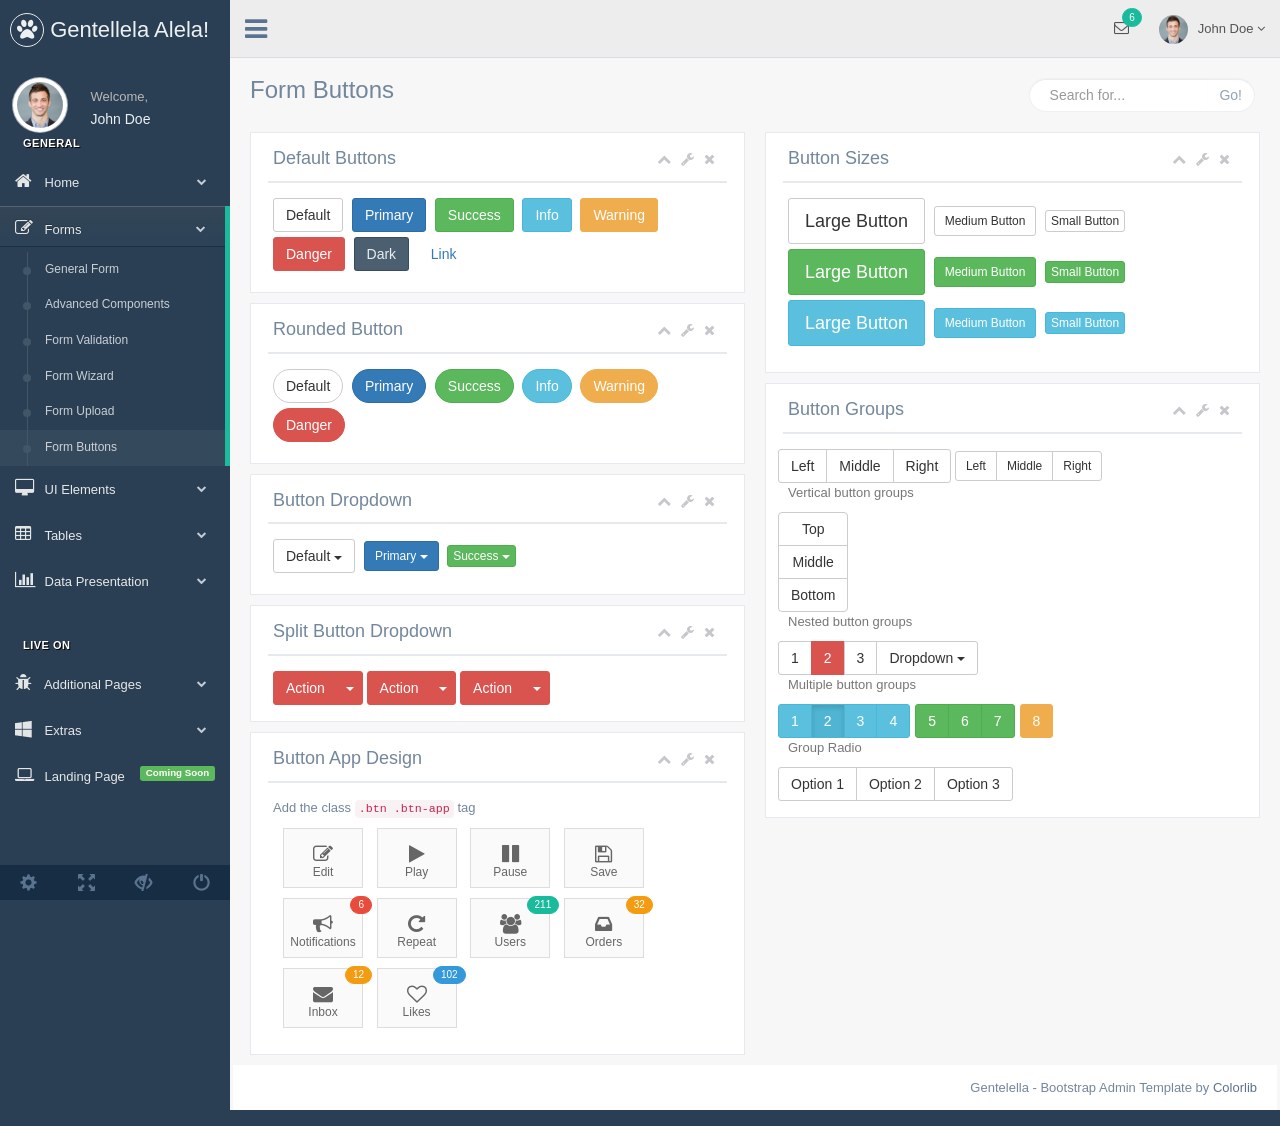
<file: web/form_buttons.html>
<!DOCTYPE html>
<html lang="en">

<head>
  <meta http-equiv="Content-Type" content="text/html; charset=UTF-8">
  <!-- Meta, title, CSS, favicons, etc. -->
  <meta charset="utf-8">
  <meta http-equiv="X-UA-Compatible" content="IE=edge">
  <meta name="viewport" content="width=device-width, initial-scale=1">

  <title>Gentallela Alela! | </title>

  <!-- Bootstrap core CSS -->

  <link href="css/bootstrap.min.css" rel="stylesheet">

  <link href="fonts/css/font-awesome.min.css" rel="stylesheet">
  <link href="css/animate.min.css" rel="stylesheet">

  <!-- Custom styling plus plugins -->
  <link href="css/custom.css" rel="stylesheet">
  <link href="css/icheck/flat/green.css" rel="stylesheet">


  <script src="js/jquery.min.js"></script>

  <!--[if lt IE 9]>
        <script src="../assets/js/ie8-responsive-file-warning.js"></script>
        <![endif]-->

  <!-- HTML5 shim and Respond.js for IE8 support of HTML5 elements and media queries -->
  <!--[if lt IE 9]>
          <script src="https://oss.maxcdn.com/html5shiv/3.7.2/html5shiv.min.js"></script>
          <script src="https://oss.maxcdn.com/respond/1.4.2/respond.min.js"></script>
        <![endif]-->

</head>


<body class="nav-md">

  <div class="container body">


    <div class="main_container">

      <div class="col-md-3 left_col">
        <div class="left_col scroll-view">

          <div class="navbar nav_title" style="border: 0;">
            <a href="index.html" class="site_title"><i class="fa fa-paw"></i> <span>Gentellela Alela!</span></a>
          </div>
          <div class="clearfix"></div>


          <!-- menu prile quick info -->
          <div class="profile">
            <div class="profile_pic">
              <img src="images/img.jpg" alt="..." class="img-circle profile_img">
            </div>
            <div class="profile_info">
              <span>Welcome,</span>
              <h2>John Doe</h2>
            </div>
          </div>
          <!-- /menu prile quick info -->

          <br />

          <!-- sidebar menu -->
          <div id="sidebar-menu" class="main_menu_side hidden-print main_menu">

            <div class="menu_section">
              <h3>General</h3>
              <ul class="nav side-menu">
                <li><a><i class="fa fa-home"></i> Home <span class="fa fa-chevron-down"></span></a>
                  <ul class="nav child_menu" style="display: none">
                    <li><a href="index.html">Dashboard</a>
                    </li>
                    <li><a href="index2.html">Dashboard2</a>
                    </li>
                    <li><a href="index3.html">Dashboard3</a>
                    </li>
                  </ul>
                </li>
                <li><a><i class="fa fa-edit"></i> Forms <span class="fa fa-chevron-down"></span></a>
                  <ul class="nav child_menu" style="display: none">
                    <li><a href="form.html">General Form</a>
                    </li>
                    <li><a href="form_advanced.html">Advanced Components</a>
                    </li>
                    <li><a href="form_validation.html">Form Validation</a>
                    </li>
                    <li><a href="form_wizards.html">Form Wizard</a>
                    </li>
                    <li><a href="form_upload.html">Form Upload</a>
                    </li>
                    <li><a href="form_buttons.html">Form Buttons</a>
                    </li>
                  </ul>
                </li>
                <li><a><i class="fa fa-desktop"></i> UI Elements <span class="fa fa-chevron-down"></span></a>
                  <ul class="nav child_menu" style="display: none">
                    <li><a href="general_elements.html">General Elements</a>
                    </li>
                    <li><a href="media_gallery.html">Media Gallery</a>
                    </li>
                    <li><a href="typography.html">Typography</a>
                    </li>
                    <li><a href="icons.html">Icons</a>
                    </li>
                    <li><a href="glyphicons.html">Glyphicons</a>
                    </li>
                    <li><a href="widgets.html">Widgets</a>
                    </li>
                    <li><a href="invoice.html">Invoice</a>
                    </li>
                    <li><a href="inbox.html">Inbox</a>
                    </li>
                    <li><a href="calender.html">Calender</a>
                    </li>
                  </ul>
                </li>
                <li><a><i class="fa fa-table"></i> Tables <span class="fa fa-chevron-down"></span></a>
                  <ul class="nav child_menu" style="display: none">
                    <li><a href="tables.html">Tables</a>
                    </li>
                    <li><a href="tables_dynamic.html">Table Dynamic</a>
                    </li>
                  </ul>
                </li>
                <li><a><i class="fa fa-bar-chart-o"></i> Data Presentation <span class="fa fa-chevron-down"></span></a>
                  <ul class="nav child_menu" style="display: none">
                    <li><a href="chartjs.html">Chart JS</a>
                    </li>
                    <li><a href="chartjs2.html">Chart JS2</a>
                    </li>
                    <li><a href="morisjs.html">Moris JS</a>
                    </li>
                    <li><a href="echarts.html">ECharts </a>
                    </li>
                    <li><a href="other_charts.html">Other Charts </a>
                    </li>
                  </ul>
                </li>
              </ul>
            </div>
            <div class="menu_section">
              <h3>Live On</h3>
              <ul class="nav side-menu">
                <li><a><i class="fa fa-bug"></i> Additional Pages <span class="fa fa-chevron-down"></span></a>
                  <ul class="nav child_menu" style="display: none">
                    <li><a href="e_commerce.html">E-commerce</a>
                    </li>
                    <li><a href="projects.html">Projects</a>
                    </li>
                    <li><a href="project_detail.html">Project Detail</a>
                    </li>
                    <li><a href="contacts.html">Contacts</a>
                    </li>
                    <li><a href="profile.html">Profile</a>
                    </li>
                  </ul>
                </li>
                <li><a><i class="fa fa-windows"></i> Extras <span class="fa fa-chevron-down"></span></a>
                  <ul class="nav child_menu" style="display: none">
                    <li><a href="page_404.html">404 Error</a>
                    </li>
                    <li><a href="page_500.html">500 Error</a>
                    </li>
                    <li><a href="plain_page.html">Plain Page</a>
                    </li>
                    <li><a href="login.html">Login Page</a>
                    </li>
                    <li><a href="pricing_tables.html">Pricing Tables</a>
                    </li>

                  </ul>
                </li>
                <li><a><i class="fa fa-laptop"></i> Landing Page <span class="label label-success pull-right">Coming Soon</span></a>
                </li>
              </ul>
            </div>

          </div>
          <!-- /sidebar menu -->

          <!-- /menu footer buttons -->
          <div class="sidebar-footer hidden-small">
            <a data-toggle="tooltip" data-placement="top" title="Settings">
              <span class="glyphicon glyphicon-cog" aria-hidden="true"></span>
            </a>
            <a data-toggle="tooltip" data-placement="top" title="FullScreen">
              <span class="glyphicon glyphicon-fullscreen" aria-hidden="true"></span>
            </a>
            <a data-toggle="tooltip" data-placement="top" title="Lock">
              <span class="glyphicon glyphicon-eye-close" aria-hidden="true"></span>
            </a>
            <a data-toggle="tooltip" data-placement="top" title="Logout">
              <span class="glyphicon glyphicon-off" aria-hidden="true"></span>
            </a>
          </div>
          <!-- /menu footer buttons -->
        </div>
      </div>

      <!-- top navigation -->
      <div class="top_nav">

        <div class="nav_menu">
          <nav class="" role="navigation">
            <div class="nav toggle">
              <a id="menu_toggle"><i class="fa fa-bars"></i></a>
            </div>

            <ul class="nav navbar-nav navbar-right">
              <li class="">
                <a href="javascript:;" class="user-profile dropdown-toggle" data-toggle="dropdown" aria-expanded="false">
                  <img src="images/img.jpg" alt="">John Doe
                  <span class=" fa fa-angle-down"></span>
                </a>
                <ul class="dropdown-menu dropdown-usermenu animated fadeInDown pull-right">
                  <li><a href="javascript:;">  Profile</a>
                  </li>
                  <li>
                    <a href="javascript:;">
                      <span class="badge bg-red pull-right">50%</span>
                      <span>Settings</span>
                    </a>
                  </li>
                  <li>
                    <a href="javascript:;">Help</a>
                  </li>
                  <li><a href="login.html"><i class="fa fa-sign-out pull-right"></i> Log Out</a>
                  </li>
                </ul>
              </li>

              <li role="presentation" class="dropdown">
                <a href="javascript:;" class="dropdown-toggle info-number" data-toggle="dropdown" aria-expanded="false">
                  <i class="fa fa-envelope-o"></i>
                  <span class="badge bg-green">6</span>
                </a>
                <ul id="menu1" class="dropdown-menu list-unstyled msg_list animated fadeInDown" role="menu">
                  <li>
                    <a>
                      <span class="image">
                                        <img src="images/img.jpg" alt="Profile Image" />
                                    </span>
                      <span>
                                        <span>John Smith</span>
                      <span class="time">3 mins ago</span>
                      </span>
                      <span class="message">
                                        Film festivals used to be do-or-die moments for movie makers. They were where...
                                    </span>
                    </a>
                  </li>
                  <li>
                    <a>
                      <span class="image">
                                        <img src="images/img.jpg" alt="Profile Image" />
                                    </span>
                      <span>
                                        <span>John Smith</span>
                      <span class="time">3 mins ago</span>
                      </span>
                      <span class="message">
                                        Film festivals used to be do-or-die moments for movie makers. They were where...
                                    </span>
                    </a>
                  </li>
                  <li>
                    <a>
                      <span class="image">
                                        <img src="images/img.jpg" alt="Profile Image" />
                                    </span>
                      <span>
                                        <span>John Smith</span>
                      <span class="time">3 mins ago</span>
                      </span>
                      <span class="message">
                                        Film festivals used to be do-or-die moments for movie makers. They were where...
                                    </span>
                    </a>
                  </li>
                  <li>
                    <a>
                      <span class="image">
                                        <img src="images/img.jpg" alt="Profile Image" />
                                    </span>
                      <span>
                                        <span>John Smith</span>
                      <span class="time">3 mins ago</span>
                      </span>
                      <span class="message">
                                        Film festivals used to be do-or-die moments for movie makers. They were where...
                                    </span>
                    </a>
                  </li>
                  <li>
                    <div class="text-center">
                      <a>
                        <strong>See All Alerts</strong>
                        <i class="fa fa-angle-right"></i>
                      </a>
                    </div>
                  </li>
                </ul>
              </li>

            </ul>
          </nav>
        </div>

      </div>
      <!-- /top navigation -->

      <!-- page content -->

      <div class="right_col" role="main">
        <div class="">

          <div class="page-title">
            <div class="title_left">
              <h3>Form Buttons</h3>
            </div>

            <div class="title_right">
              <div class="col-md-5 col-sm-5 col-xs-12 form-group pull-right top_search">
                <div class="input-group">
                  <input type="text" class="form-control" placeholder="Search for...">
                  <span class="input-group-btn">
                            <button class="btn btn-default" type="button">Go!</button>
                        </span>
                </div>
              </div>
            </div>
          </div>
          <div class="clearfix"></div>

          <div class="row">

            <div class="col-md-6">

              <div class="x_panel">
                <div class="x_title">
                  <h2>Default Buttons </h2>
                  <ul class="nav navbar-right panel_toolbox">
                    <li><a class="collapse-link"><i class="fa fa-chevron-up"></i></a>
                    </li>
                    <li class="dropdown">
                      <a href="#" class="dropdown-toggle" data-toggle="dropdown" role="button" aria-expanded="false"><i class="fa fa-wrench"></i></a>
                      <ul class="dropdown-menu" role="menu">
                        <li><a href="#">Settings 1</a>
                        </li>
                        <li><a href="#">Settings 2</a>
                        </li>
                      </ul>
                    </li>
                    <li><a class="close-link"><i class="fa fa-close"></i></a>
                    </li>
                  </ul>
                  <div class="clearfix"></div>
                </div>
                <div class="x_content">
                  <button type="button" class="btn btn-default">Default</button>

                  <button type="button" class="btn btn-primary">Primary</button>

                  <button type="button" class="btn btn-success">Success</button>

                  <button type="button" class="btn btn-info">Info</button>

                  <button type="button" class="btn btn-warning">Warning</button>

                  <button type="button" class="btn btn-danger">Danger</button>

                  <button type="button" class="btn btn-dark">Dark</button>

                  <button type="button" class="btn btn-link">Link</button>
                </div>
              </div>


              <div class="x_panel">
                <div class="x_title">
                  <h2>Rounded Button</h2>
                  <ul class="nav navbar-right panel_toolbox">
                    <li><a class="collapse-link"><i class="fa fa-chevron-up"></i></a>
                    </li>
                    <li class="dropdown">
                      <a href="#" class="dropdown-toggle" data-toggle="dropdown" role="button" aria-expanded="false"><i class="fa fa-wrench"></i></a>
                      <ul class="dropdown-menu" role="menu">
                        <li><a href="#">Settings 1</a>
                        </li>
                        <li><a href="#">Settings 2</a>
                        </li>
                      </ul>
                    </li>
                    <li><a class="close-link"><i class="fa fa-close"></i></a>
                    </li>
                  </ul>
                  <div class="clearfix"></div>
                </div>
                <div class="x_content">
                  <button type="button" class="btn btn-round btn-default">Default</button>
                  <button type="button" class="btn btn-round btn-primary">Primary</button>
                  <button type="button" class="btn btn-round btn-success">Success</button>
                  <button type="button" class="btn btn-round btn-info">Info</button>
                  <button type="button" class="btn btn-round btn-warning">Warning</button>
                  <button type="button" class="btn btn-round btn-danger">Danger</button>
                </div>
              </div>

              <div class="x_panel">
                <div class="x_title">
                  <h2>Button Dropdown</h2>
                  <ul class="nav navbar-right panel_toolbox">
                    <li><a class="collapse-link"><i class="fa fa-chevron-up"></i></a>
                    </li>
                    <li class="dropdown">
                      <a href="#" class="dropdown-toggle" data-toggle="dropdown" role="button" aria-expanded="false"><i class="fa fa-wrench"></i></a>
                      <ul class="dropdown-menu" role="menu">
                        <li><a href="#">Settings 1</a>
                        </li>
                        <li><a href="#">Settings 2</a>
                        </li>
                      </ul>
                    </li>
                    <li><a class="close-link"><i class="fa fa-close"></i></a>
                    </li>
                  </ul>
                  <div class="clearfix"></div>
                </div>
                <div class="x_content">

                  <button data-toggle="dropdown" class="btn btn-default dropdown-toggle" type="button" aria-expanded="false">Default <span class="caret"></span>
                  </button>
                  <ul role="menu" class="dropdown-menu">
                    <li><a href="#">Action</a>
                    </li>
                    <li><a href="#">Another action</a>
                    </li>
                    <li><a href="#">Something else here</a>
                    </li>
                    <li class="divider"></li>
                    <li><a href="#">Separated link</a>
                    </li>
                  </ul>

                  <button data-toggle="dropdown" class="btn btn-primary dropdown-toggle btn-sm" type="button" aria-expanded="false">Primary <span class="caret"></span>
                  </button>
                  <ul role="menu" class="dropdown-menu">
                    <li><a href="#">Action</a>
                    </li>
                    <li><a href="#">Another action</a>
                    </li>
                    <li><a href="#">Something else here</a>
                    </li>
                    <li class="divider"></li>
                    <li><a href="#">Separated link</a>
                    </li>
                  </ul>

                  <button data-toggle="dropdown" class="btn btn-success dropdown-toggle btn-xs" type="button">Success <span class="caret"></span>
                  </button>
                  <ul role="menu" class="dropdown-menu">
                    <li><a href="#">Action</a>
                    </li>
                    <li><a href="#">Another action</a>
                    </li>
                    <li><a href="#">Something else here</a>
                    </li>
                    <li class="divider"></li>
                    <li><a href="#">Separated link</a>
                    </li>
                  </ul>


                </div>
              </div>


              <div class="x_panel">
                <div class="x_title">
                  <h2>Split Button Dropdown</h2>
                  <ul class="nav navbar-right panel_toolbox">
                    <li><a class="collapse-link"><i class="fa fa-chevron-up"></i></a>
                    </li>
                    <li class="dropdown">
                      <a href="#" class="dropdown-toggle" data-toggle="dropdown" role="button" aria-expanded="false"><i class="fa fa-wrench"></i></a>
                      <ul class="dropdown-menu" role="menu">
                        <li><a href="#">Settings 1</a>
                        </li>
                        <li><a href="#">Settings 2</a>
                        </li>
                      </ul>
                    </li>
                    <li><a class="close-link"><i class="fa fa-close"></i></a>
                    </li>
                  </ul>
                  <div class="clearfix"></div>
                </div>
                <div class="x_content">

                  <!-- Split button -->
                  <div class="btn-group">
                    <button type="button" class="btn btn-danger">Action</button>
                    <button type="button" class="btn btn-danger dropdown-toggle" data-toggle="dropdown" aria-expanded="false">
                      <span class="caret"></span>
                      <span class="sr-only">Toggle Dropdown</span>
                    </button>
                    <ul class="dropdown-menu" role="menu">
                      <li><a href="#">Action</a>
                      </li>
                      <li><a href="#">Another action</a>
                      </li>
                      <li><a href="#">Something else here</a>
                      </li>
                      <li class="divider"></li>
                      <li><a href="#">Separated link</a>
                      </li>
                    </ul>
                  </div>

                  <!-- Split button -->
                  <div class="btn-group">
                    <button type="button" class="btn btn-danger">Action</button>
                    <button type="button" class="btn btn-danger dropdown-toggle" data-toggle="dropdown" aria-expanded="false">
                      <span class="caret"></span>
                      <span class="sr-only">Toggle Dropdown</span>
                    </button>
                    <ul class="dropdown-menu" role="menu">
                      <li><a href="#">Action</a>
                      </li>
                      <li><a href="#">Another action</a>
                      </li>
                      <li><a href="#">Something else here</a>
                      </li>
                      <li class="divider"></li>
                      <li><a href="#">Separated link</a>
                      </li>
                    </ul>
                  </div>

                  <!-- Split button -->
                  <div class="btn-group">
                    <button type="button" class="btn btn-danger">Action</button>
                    <button type="button" class="btn btn-danger dropdown-toggle" data-toggle="dropdown" aria-expanded="false">
                      <span class="caret"></span>
                      <span class="sr-only">Toggle Dropdown</span>
                    </button>
                    <ul class="dropdown-menu" role="menu">
                      <li><a href="#">Action</a>
                      </li>
                      <li><a href="#">Another action</a>
                      </li>
                      <li><a href="#">Something else here</a>
                      </li>
                      <li class="divider"></li>
                      <li><a href="#">Separated link</a>
                      </li>
                    </ul>
                  </div>


                </div>
              </div>


              <div class="x_panel">
                <div class="x_title">
                  <h2>Button App Design</h2>
                  <ul class="nav navbar-right panel_toolbox">
                    <li><a class="collapse-link"><i class="fa fa-chevron-up"></i></a>
                    </li>
                    <li class="dropdown">
                      <a href="#" class="dropdown-toggle" data-toggle="dropdown" role="button" aria-expanded="false"><i class="fa fa-wrench"></i></a>
                      <ul class="dropdown-menu" role="menu">
                        <li><a href="#">Settings 1</a>
                        </li>
                        <li><a href="#">Settings 2</a>
                        </li>
                      </ul>
                    </li>
                    <li><a class="close-link"><i class="fa fa-close"></i></a>
                    </li>
                  </ul>
                  <div class="clearfix"></div>
                </div>
                <div class="x_content">
                  <p>Add the class <code>.btn .btn-app</code> tag</p>
                  <a class="btn btn-app">
                    <i class="fa fa-edit"></i> Edit
                  </a>
                  <a class="btn btn-app">
                    <i class="fa fa-play"></i> Play
                  </a>
                  <a class="btn btn-app">
                    <i class="fa fa-pause"></i> Pause
                  </a>
                  <a class="btn btn-app">
                    <i class="fa fa-save"></i> Save
                  </a>
                  <a class="btn btn-app">
                    <span class="badge bg-red">6</span>
                    <i class="fa fa-bullhorn"></i> Notifications
                  </a>
                  <a class="btn btn-app">
                    <i class="fa fa-repeat"></i> Repeat
                  </a>
                  <a class="btn btn-app">
                    <span class="badge bg-green">211</span>
                    <i class="fa fa-users"></i> Users
                  </a>
                  <a class="btn btn-app">
                    <span class="badge bg-orange">32</span>
                    <i class="fa fa-inbox"></i> Orders
                  </a>
                  <a class="btn btn-app">
                    <span class="badge bg-orange">12</span>
                    <i class="fa fa-envelope"></i> Inbox
                  </a>
                  <a class="btn btn-app">
                    <span class="badge bg-blue">102</span>
                    <i class="fa fa-heart-o"></i> Likes
                  </a>
                </div>
              </div>

            </div>

            <div class="col-md-6">

              <div class="x_panel">
                <div class="x_title">
                  <h2>Button Sizes</h2>
                  <ul class="nav navbar-right panel_toolbox">
                    <li><a class="collapse-link"><i class="fa fa-chevron-up"></i></a>
                    </li>
                    <li class="dropdown">
                      <a href="#" class="dropdown-toggle" data-toggle="dropdown" role="button" aria-expanded="false"><i class="fa fa-wrench"></i></a>
                      <ul class="dropdown-menu" role="menu">
                        <li><a href="#">Settings 1</a>
                        </li>
                        <li><a href="#">Settings 2</a>
                        </li>
                      </ul>
                    </li>
                    <li><a class="close-link"><i class="fa fa-close"></i></a>
                    </li>
                  </ul>
                  <div class="clearfix"></div>
                </div>
                <div class="x_content">
                  <div class="buttons">
                    <!-- Standard button -->
                    <button type="button" class="btn btn-default btn-lg">Large Button</button>
                    <button type="button" class="btn btn-default btn-sm">Medium Button</button>
                    <button type="button" class="btn btn-default btn-xs">Small Button</button>
                    <br>

                    <button type="button" class="btn btn-success btn-lg">Large Button</button>
                    <button type="button" class="btn btn-success btn-sm">Medium Button</button>
                    <button type="button" class="btn btn-success btn-xs">Small Button</button>
                    <br>

                    <button type="button" class="btn btn-info btn-lg">Large Button</button>
                    <button type="button" class="btn btn-info btn-sm">Medium Button</button>
                    <button type="button" class="btn btn-info btn-xs">Small Button</button>
                    <br>
                  </div>
                </div>

              </div>


              <div class="x_panel">
                <div class="x_title">
                  <h2>Button Groups</h2>
                  <ul class="nav navbar-right panel_toolbox">
                    <li><a class="collapse-link"><i class="fa fa-chevron-up"></i></a>
                    </li>
                    <li class="dropdown">
                      <a href="#" class="dropdown-toggle" data-toggle="dropdown" role="button" aria-expanded="false"><i class="fa fa-wrench"></i></a>
                      <ul class="dropdown-menu" role="menu">
                        <li><a href="#">Settings 1</a>
                        </li>
                        <li><a href="#">Settings 2</a>
                        </li>
                      </ul>
                    </li>
                    <li><a class="close-link"><i class="fa fa-close"></i></a>
                    </li>
                  </ul>
                  <div class="clearfix"></div>
                </div>
                <div class="x_content">
                  <div class="row">
                    <div class="btn-group">
                      <button class="btn btn-default" type="button">Left</button>
                      <button class="btn btn-default" type="button">Middle</button>
                      <button class="btn btn-default" type="button">Right</button>
                    </div>
                    <div class="btn-group  btn-group-sm">
                      <button class="btn btn-default" type="button">Left</button>
                      <button class="btn btn-default" type="button">Middle</button>
                      <button class="btn btn-default" type="button">Right</button>
                    </div>
                  </div>
                  <p class="text-muted">Vertical button groups</p>
                  <div class="row">
                    <div class="btn-group-vertical">
                      <button class="btn btn-default" type="button">Top</button>
                      <button class="btn btn-default" type="button">Middle</button>
                      <button class="btn btn-default" type="button">Bottom</button>
                    </div>
                  </div>
                  <p class="text-muted">Nested button groups</p>
                  <div class="row">
                    <div class="btn-group">
                      <button class="btn btn-default" type="button">1</button>
                      <button class="btn btn-danger" type="button">2</button>
                      <button class="btn btn-default" type="button">3</button>
                      <div class="btn-group">
                        <button data-toggle="dropdown" class="btn btn-default dropdown-toggle" type="button"> Dropdown <span class="caret"></span> </button>
                        <ul class="dropdown-menu">
                          <li><a href="#">Dropdown link 1</a>
                          </li>
                          <li><a href="#">Dropdown link 2</a>
                          </li>
                          <li><a href="#">Dropdown link 3</a>
                          </li>
                        </ul>
                      </div>
                    </div>
                  </div>

                  <p class="text-muted">Multiple button groups</p>
                  <div class="row">
                    <div class="btn-toolbar">
                      <div class="btn-group">
                        <button class="btn btn-info" type="button">1</button>
                        <button class="btn btn-info active" type="button">2</button>
                        <button class="btn btn-info" type="button">3</button>
                        <button class="btn btn-info" type="button">4</button>
                      </div>
                      <div class="btn-group">
                        <button class="btn btn-success" type="button">5</button>
                        <button class="btn btn-success" type="button">6</button>
                        <button class="btn btn-success" type="button">7</button>
                      </div>
                      <div class="btn-group">
                        <button class="btn btn-warning" type="button">8</button>
                      </div>
                    </div>
                  </div>

                  <p class="text-muted">Group Radio</p>
                  <div class="row">
                    <div class="btn-group" data-toggle="buttons">
                      <label class="btn btn-default">
                        <input type="radio" name="options" id="option1"> Option 1
                      </label>
                      <label class="btn btn-default">
                        <input type="radio" name="options" id="option2"> Option 2
                      </label>
                      <label class="btn btn-default">
                        <input type="radio" name="options" id="option3"> Option 3
                      </label>
                    </div>
                  </div>
                </div>
              </div>

            </div>
          </div>
        </div>

        <!-- footer content -->
        <footer>
          <div class="copyright-info">
            <p class="pull-right">Gentelella - Bootstrap Admin Template by <a href="https://colorlib.com">Colorlib</a>
            </p>
          </div>
          <div class="clearfix"></div>
        </footer>
        <!-- /footer content -->

      </div>
      <!-- /page content -->
    </div>

  </div>

  <div id="custom_notifications" class="custom-notifications dsp_none">
    <ul class="list-unstyled notifications clearfix" data-tabbed_notifications="notif-group">
    </ul>
    <div class="clearfix"></div>
    <div id="notif-group" class="tabbed_notifications"></div>
  </div>

  <script src="js/bootstrap.min.js"></script>

  <!-- bootstrap progress js -->
  <script src="js/progressbar/bootstrap-progressbar.min.js"></script>
  <script src="js/nicescroll/jquery.nicescroll.min.js"></script>
  <!-- icheck -->
  <script src="js/icheck/icheck.min.js"></script>

  <script src="js/custom.js"></script>
  <!-- pace -->
  <script src="js/pace/pace.min.js"></script>
</body>

</html>
</file>
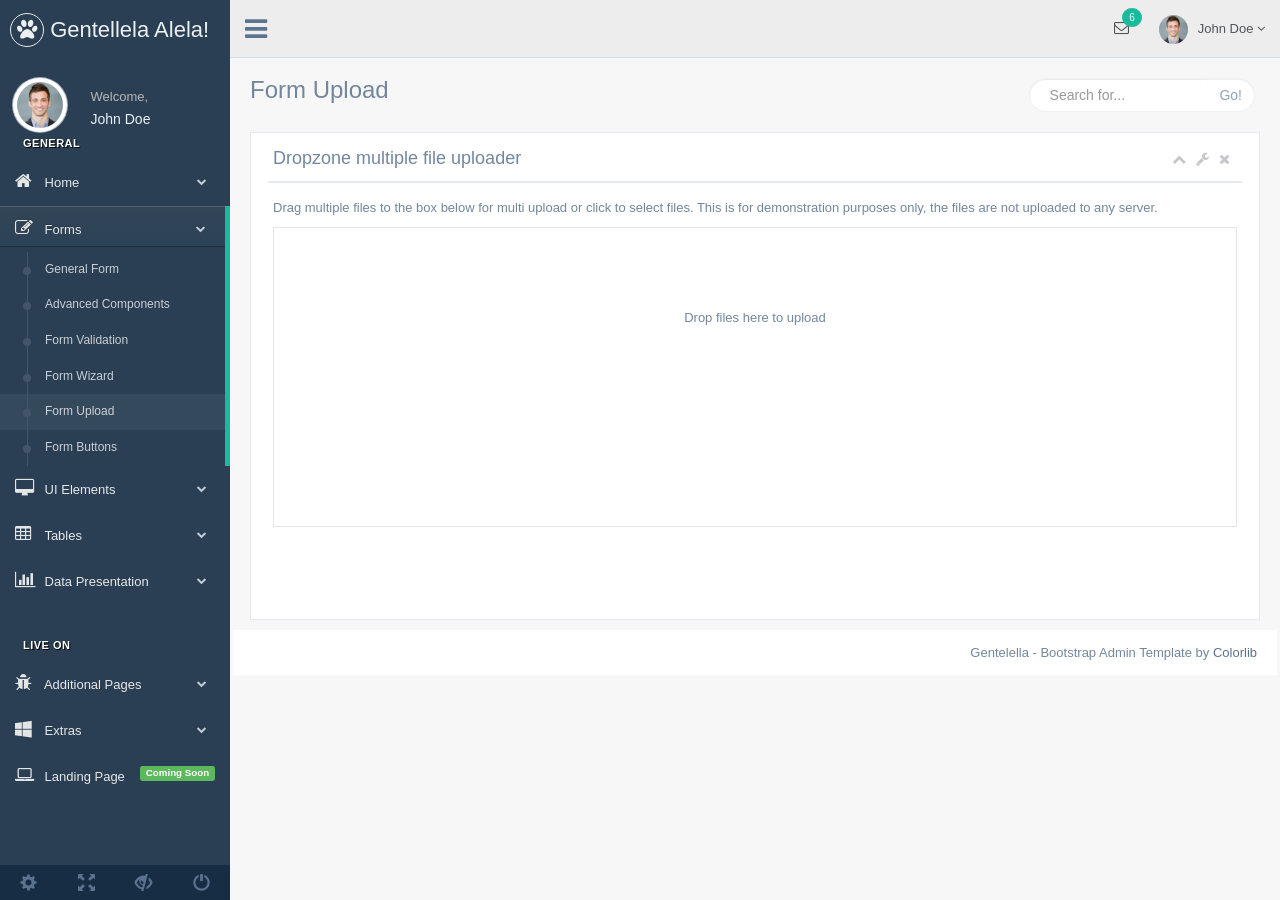
<file: web/form_upload.html>
<!DOCTYPE html>
<html lang="en">

<head>
  <meta http-equiv="Content-Type" content="text/html; charset=UTF-8">
  <!-- Meta, title, CSS, favicons, etc. -->
  <meta charset="utf-8">
  <meta http-equiv="X-UA-Compatible" content="IE=edge">
  <meta name="viewport" content="width=device-width, initial-scale=1">

  <title>Gentallela Alela! | </title>

  <!-- Bootstrap core CSS -->

  <link href="css/bootstrap.min.css" rel="stylesheet">

  <link href="fonts/css/font-awesome.min.css" rel="stylesheet">
  <link href="css/animate.min.css" rel="stylesheet">

  <!-- Custom styling plus plugins -->
  <link href="css/custom.css" rel="stylesheet">
  <link href="css/icheck/flat/green.css" rel="stylesheet">


  <script src="js/jquery.min.js"></script>

  <!--[if lt IE 9]>
        <script src="../assets/js/ie8-responsive-file-warning.js"></script>
        <![endif]-->

  <!-- HTML5 shim and Respond.js for IE8 support of HTML5 elements and media queries -->
  <!--[if lt IE 9]>
          <script src="https://oss.maxcdn.com/html5shiv/3.7.2/html5shiv.min.js"></script>
          <script src="https://oss.maxcdn.com/respond/1.4.2/respond.min.js"></script>
        <![endif]-->

</head>


<body class="nav-md">

  <div class="container body">


    <div class="main_container">

      <div class="col-md-3 left_col">
        <div class="left_col scroll-view">

          <div class="navbar nav_title" style="border: 0;">
            <a href="index.html" class="site_title"><i class="fa fa-paw"></i> <span>Gentellela Alela!</span></a>
          </div>
          <div class="clearfix"></div>


          <!-- menu prile quick info -->
          <div class="profile">
            <div class="profile_pic">
              <img src="images/img.jpg" alt="..." class="img-circle profile_img">
            </div>
            <div class="profile_info">
              <span>Welcome,</span>
              <h2>John Doe</h2>
            </div>
          </div>
          <!-- /menu prile quick info -->

          <br />

          <!-- sidebar menu -->
          <div id="sidebar-menu" class="main_menu_side hidden-print main_menu">

            <div class="menu_section">
              <h3>General</h3>
              <ul class="nav side-menu">
                <li><a><i class="fa fa-home"></i> Home <span class="fa fa-chevron-down"></span></a>
                  <ul class="nav child_menu" style="display: none">
                    <li><a href="index.html">Dashboard</a>
                    </li>
                    <li><a href="index2.html">Dashboard2</a>
                    </li>
                    <li><a href="index3.html">Dashboard3</a>
                    </li>
                  </ul>
                </li>
                <li><a><i class="fa fa-edit"></i> Forms <span class="fa fa-chevron-down"></span></a>
                  <ul class="nav child_menu" style="display: none">
                    <li><a href="form.html">General Form</a>
                    </li>
                    <li><a href="form_advanced.html">Advanced Components</a>
                    </li>
                    <li><a href="form_validation.html">Form Validation</a>
                    </li>
                    <li><a href="form_wizards.html">Form Wizard</a>
                    </li>
                    <li><a href="form_upload.html">Form Upload</a>
                    </li>
                    <li><a href="form_buttons.html">Form Buttons</a>
                    </li>
                  </ul>
                </li>
                <li><a><i class="fa fa-desktop"></i> UI Elements <span class="fa fa-chevron-down"></span></a>
                  <ul class="nav child_menu" style="display: none">
                    <li><a href="general_elements.html">General Elements</a>
                    </li>
                    <li><a href="media_gallery.html">Media Gallery</a>
                    </li>
                    <li><a href="typography.html">Typography</a>
                    </li>
                    <li><a href="icons.html">Icons</a>
                    </li>
                    <li><a href="glyphicons.html">Glyphicons</a>
                    </li>
                    <li><a href="widgets.html">Widgets</a>
                    </li>
                    <li><a href="invoice.html">Invoice</a>
                    </li>
                    <li><a href="inbox.html">Inbox</a>
                    </li>
                    <li><a href="calender.html">Calender</a>
                    </li>
                  </ul>
                </li>
                <li><a><i class="fa fa-table"></i> Tables <span class="fa fa-chevron-down"></span></a>
                  <ul class="nav child_menu" style="display: none">
                    <li><a href="tables.html">Tables</a>
                    </li>
                    <li><a href="tables_dynamic.html">Table Dynamic</a>
                    </li>
                  </ul>
                </li>
                <li><a><i class="fa fa-bar-chart-o"></i> Data Presentation <span class="fa fa-chevron-down"></span></a>
                  <ul class="nav child_menu" style="display: none">
                    <li><a href="chartjs.html">Chart JS</a>
                    </li>
                    <li><a href="chartjs2.html">Chart JS2</a>
                    </li>
                    <li><a href="morisjs.html">Moris JS</a>
                    </li>
                    <li><a href="echarts.html">ECharts </a>
                    </li>
                    <li><a href="other_charts.html">Other Charts </a>
                    </li>
                  </ul>
                </li>
              </ul>
            </div>
            <div class="menu_section">
              <h3>Live On</h3>
              <ul class="nav side-menu">
                <li><a><i class="fa fa-bug"></i> Additional Pages <span class="fa fa-chevron-down"></span></a>
                  <ul class="nav child_menu" style="display: none">
                    <li><a href="e_commerce.html">E-commerce</a>
                    </li>
                    <li><a href="projects.html">Projects</a>
                    </li>
                    <li><a href="project_detail.html">Project Detail</a>
                    </li>
                    <li><a href="contacts.html">Contacts</a>
                    </li>
                    <li><a href="profile.html">Profile</a>
                    </li>
                  </ul>
                </li>
                <li><a><i class="fa fa-windows"></i> Extras <span class="fa fa-chevron-down"></span></a>
                  <ul class="nav child_menu" style="display: none">
                    <li><a href="page_404.html">404 Error</a>
                    </li>
                    <li><a href="page_500.html">500 Error</a>
                    </li>
                    <li><a href="plain_page.html">Plain Page</a>
                    </li>
                    <li><a href="login.html">Login Page</a>
                    </li>
                    <li><a href="pricing_tables.html">Pricing Tables</a>
                    </li>

                  </ul>
                </li>
                <li><a><i class="fa fa-laptop"></i> Landing Page <span class="label label-success pull-right">Coming Soon</span></a>
                </li>
              </ul>
            </div>

          </div>
          <!-- /sidebar menu -->

          <!-- /menu footer buttons -->
          <div class="sidebar-footer hidden-small">
            <a data-toggle="tooltip" data-placement="top" title="Settings">
              <span class="glyphicon glyphicon-cog" aria-hidden="true"></span>
            </a>
            <a data-toggle="tooltip" data-placement="top" title="FullScreen">
              <span class="glyphicon glyphicon-fullscreen" aria-hidden="true"></span>
            </a>
            <a data-toggle="tooltip" data-placement="top" title="Lock">
              <span class="glyphicon glyphicon-eye-close" aria-hidden="true"></span>
            </a>
            <a data-toggle="tooltip" data-placement="top" title="Logout">
              <span class="glyphicon glyphicon-off" aria-hidden="true"></span>
            </a>
          </div>
          <!-- /menu footer buttons -->
        </div>
      </div>

      <!-- top navigation -->
      <div class="top_nav">

        <div class="nav_menu">
          <nav class="" role="navigation">
            <div class="nav toggle">
              <a id="menu_toggle"><i class="fa fa-bars"></i></a>
            </div>

            <ul class="nav navbar-nav navbar-right">
              <li class="">
                <a href="javascript:;" class="user-profile dropdown-toggle" data-toggle="dropdown" aria-expanded="false">
                  <img src="images/img.jpg" alt="">John Doe
                  <span class=" fa fa-angle-down"></span>
                </a>
                <ul class="dropdown-menu dropdown-usermenu animated fadeInDown pull-right">
                  <li><a href="javascript:;">  Profile</a>
                  </li>
                  <li>
                    <a href="javascript:;">
                      <span class="badge bg-red pull-right">50%</span>
                      <span>Settings</span>
                    </a>
                  </li>
                  <li>
                    <a href="javascript:;">Help</a>
                  </li>
                  <li><a href="login.html"><i class="fa fa-sign-out pull-right"></i> Log Out</a>
                  </li>
                </ul>
              </li>

              <li role="presentation" class="dropdown">
                <a href="javascript:;" class="dropdown-toggle info-number" data-toggle="dropdown" aria-expanded="false">
                  <i class="fa fa-envelope-o"></i>
                  <span class="badge bg-green">6</span>
                </a>
                <ul id="menu1" class="dropdown-menu list-unstyled msg_list animated fadeInDown" role="menu">
                  <li>
                    <a>
                      <span class="image">
                                        <img src="images/img.jpg" alt="Profile Image" />
                                    </span>
                      <span>
                                        <span>John Smith</span>
                      <span class="time">3 mins ago</span>
                      </span>
                      <span class="message">
                                        Film festivals used to be do-or-die moments for movie makers. They were where...
                                    </span>
                    </a>
                  </li>
                  <li>
                    <a>
                      <span class="image">
                                        <img src="images/img.jpg" alt="Profile Image" />
                                    </span>
                      <span>
                                        <span>John Smith</span>
                      <span class="time">3 mins ago</span>
                      </span>
                      <span class="message">
                                        Film festivals used to be do-or-die moments for movie makers. They were where...
                                    </span>
                    </a>
                  </li>
                  <li>
                    <a>
                      <span class="image">
                                        <img src="images/img.jpg" alt="Profile Image" />
                                    </span>
                      <span>
                                        <span>John Smith</span>
                      <span class="time">3 mins ago</span>
                      </span>
                      <span class="message">
                                        Film festivals used to be do-or-die moments for movie makers. They were where...
                                    </span>
                    </a>
                  </li>
                  <li>
                    <a>
                      <span class="image">
                                        <img src="images/img.jpg" alt="Profile Image" />
                                    </span>
                      <span>
                                        <span>John Smith</span>
                      <span class="time">3 mins ago</span>
                      </span>
                      <span class="message">
                                        Film festivals used to be do-or-die moments for movie makers. They were where...
                                    </span>
                    </a>
                  </li>
                  <li>
                    <div class="text-center">
                      <a>
                        <strong>See All Alerts</strong>
                        <i class="fa fa-angle-right"></i>
                      </a>
                    </div>
                  </li>
                </ul>
              </li>

            </ul>
          </nav>
        </div>

      </div>
      <!-- /top navigation -->

      <!-- page content -->
      <div class="right_col" role="main">

        <div class="">
          <div class="page-title">
            <div class="title_left">
              <h3>Form Upload </h3>
            </div>

            <div class="title_right">
              <div class="col-md-5 col-sm-5 col-xs-12 form-group pull-right top_search">
                <div class="input-group">
                  <input type="text" class="form-control" placeholder="Search for...">
                  <span class="input-group-btn">
                            <button class="btn btn-default" type="button">Go!</button>
                        </span>
                </div>
              </div>
            </div>
          </div>
          <div class="clearfix"></div>

          <div class="row">
            <div class="col-md-12 col-sm-12 col-xs-12">
              <div class="x_panel">
                <div class="x_title">
                  <h2>Dropzone multiple file uploader</h2>
                  <ul class="nav navbar-right panel_toolbox">
                    <li><a class="collapse-link"><i class="fa fa-chevron-up"></i></a>
                    </li>
                    <li class="dropdown">
                      <a href="#" class="dropdown-toggle" data-toggle="dropdown" role="button" aria-expanded="false"><i class="fa fa-wrench"></i></a>
                      <ul class="dropdown-menu" role="menu">
                        <li><a href="#">Settings 1</a>
                        </li>
                        <li><a href="#">Settings 2</a>
                        </li>
                      </ul>
                    </li>
                    <li><a class="close-link"><i class="fa fa-close"></i></a>
                    </li>
                  </ul>
                  <div class="clearfix"></div>
                </div>
                <div class="x_content">

                  <p>Drag multiple files to the box below for multi upload or click to select files. This is for demonstration purposes only, the files are not uploaded to any server.</p>
                  <form action="choices/form_upload.html" class="dropzone" style="border: 1px solid #e5e5e5; height: 300px; "></form>

                  <br />
                  <br />
                  <br />
                  <br />
                </div>
              </div>
            </div>
          </div>
        </div>

        <!-- footer content -->
        <footer>
          <div class="copyright-info">
            <p class="pull-right">Gentelella - Bootstrap Admin Template by <a href="https://colorlib.com">Colorlib</a>      
            </p>
          </div>
          <div class="clearfix"></div>
        </footer>
        <!-- /footer content -->

      </div>
      <!-- /page content -->
    </div>

  </div>

  <div id="custom_notifications" class="custom-notifications dsp_none">
    <ul class="list-unstyled notifications clearfix" data-tabbed_notifications="notif-group">
    </ul>
    <div class="clearfix"></div>
    <div id="notif-group" class="tabbed_notifications"></div>
  </div>

  <script src="js/bootstrap.min.js"></script>

  <!-- bootstrap progress js -->
  <script src="js/progressbar/bootstrap-progressbar.min.js"></script>
  <script src="js/nicescroll/jquery.nicescroll.min.js"></script>
  <!-- icheck -->
  <script src="js/icheck/icheck.min.js"></script>

  <script src="js/custom.js"></script>
  <!-- dropzone -->
  <script src="js/dropzone/dropzone.js"></script>
  <!-- pace -->
  <script src="js/pace/pace.min.js"></script>
</body>

</html>
</file>
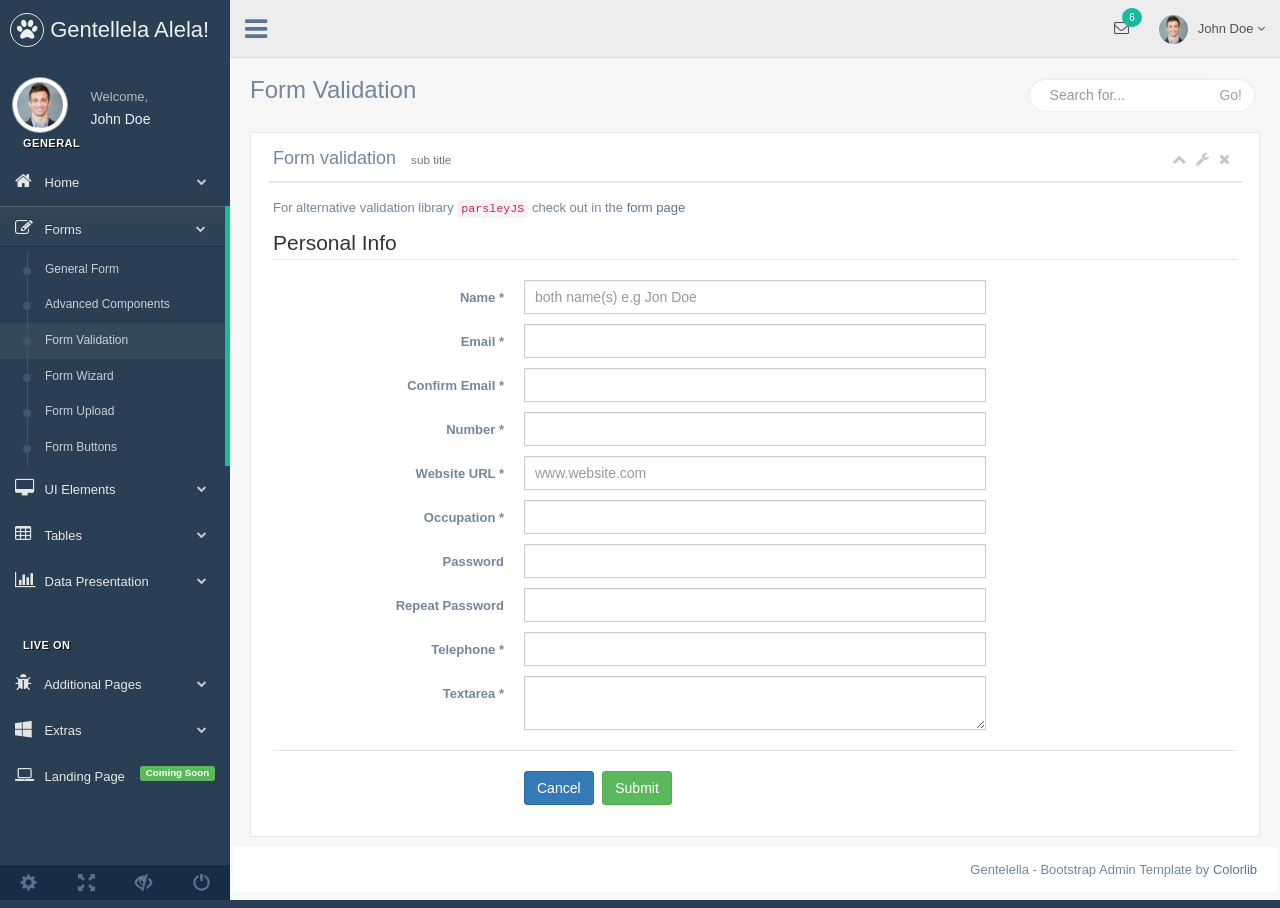
<file: web/form_validation.html>
<!DOCTYPE html>
<html lang="en">

<head>
  <meta http-equiv="Content-Type" content="text/html; charset=UTF-8">
  <!-- Meta, title, CSS, favicons, etc. -->
  <meta charset="utf-8">
  <meta http-equiv="X-UA-Compatible" content="IE=edge">
  <meta name="viewport" content="width=device-width, initial-scale=1">

  <title>Gentallela Alela! | </title>

  <!-- Bootstrap core CSS -->

  <link href="css/bootstrap.min.css" rel="stylesheet">

  <link href="fonts/css/font-awesome.min.css" rel="stylesheet">
  <link href="css/animate.min.css" rel="stylesheet">

  <!-- Custom styling plus plugins -->
  <link href="css/custom.css" rel="stylesheet">
  <link href="css/icheck/flat/green.css" rel="stylesheet">


  <script src="js/jquery.min.js"></script>

  <!--[if lt IE 9]>
        <script src="../assets/js/ie8-responsive-file-warning.js"></script>
        <![endif]-->

  <!-- HTML5 shim and Respond.js for IE8 support of HTML5 elements and media queries -->
  <!--[if lt IE 9]>
          <script src="https://oss.maxcdn.com/html5shiv/3.7.2/html5shiv.min.js"></script>
          <script src="https://oss.maxcdn.com/respond/1.4.2/respond.min.js"></script>
        <![endif]-->

</head>


<body class="nav-md">

  <div class="container body">


    <div class="main_container">

      <div class="col-md-3 left_col">
        <div class="left_col scroll-view">

          <div class="navbar nav_title" style="border: 0;">
            <a href="index.html" class="site_title"><i class="fa fa-paw"></i> <span>Gentellela Alela!</span></a>
          </div>
          <div class="clearfix"></div>


          <!-- menu prile quick info -->
          <div class="profile">
            <div class="profile_pic">
              <img src="images/img.jpg" alt="..." class="img-circle profile_img">
            </div>
            <div class="profile_info">
              <span>Welcome,</span>
              <h2>John Doe</h2>
            </div>
          </div>
          <!-- /menu prile quick info -->

          <br />

          <!-- sidebar menu -->
          <div id="sidebar-menu" class="main_menu_side hidden-print main_menu">

            <div class="menu_section">
              <h3>General</h3>
              <ul class="nav side-menu">
                <li><a><i class="fa fa-home"></i> Home <span class="fa fa-chevron-down"></span></a>
                  <ul class="nav child_menu" style="display: none">
                    <li><a href="index.html">Dashboard</a>
                    </li>
                    <li><a href="index2.html">Dashboard2</a>
                    </li>
                    <li><a href="index3.html">Dashboard3</a>
                    </li>
                  </ul>
                </li>
                <li><a><i class="fa fa-edit"></i> Forms <span class="fa fa-chevron-down"></span></a>
                  <ul class="nav child_menu" style="display: none">
                    <li><a href="form.html">General Form</a>
                    </li>
                    <li><a href="form_advanced.html">Advanced Components</a>
                    </li>
                    <li><a href="form_validation.html">Form Validation</a>
                    </li>
                    <li><a href="form_wizards.html">Form Wizard</a>
                    </li>
                    <li><a href="form_upload.html">Form Upload</a>
                    </li>
                    <li><a href="form_buttons.html">Form Buttons</a>
                    </li>
                  </ul>
                </li>
                <li><a><i class="fa fa-desktop"></i> UI Elements <span class="fa fa-chevron-down"></span></a>
                  <ul class="nav child_menu" style="display: none">
                    <li><a href="general_elements.html">General Elements</a>
                    </li>
                    <li><a href="media_gallery.html">Media Gallery</a>
                    </li>
                    <li><a href="typography.html">Typography</a>
                    </li>
                    <li><a href="icons.html">Icons</a>
                    </li>
                    <li><a href="glyphicons.html">Glyphicons</a>
                    </li>
                    <li><a href="widgets.html">Widgets</a>
                    </li>
                    <li><a href="invoice.html">Invoice</a>
                    </li>
                    <li><a href="inbox.html">Inbox</a>
                    </li>
                    <li><a href="calender.html">Calender</a>
                    </li>
                  </ul>
                </li>
                <li><a><i class="fa fa-table"></i> Tables <span class="fa fa-chevron-down"></span></a>
                  <ul class="nav child_menu" style="display: none">
                    <li><a href="tables.html">Tables</a>
                    </li>
                    <li><a href="tables_dynamic.html">Table Dynamic</a>
                    </li>
                  </ul>
                </li>
                <li><a><i class="fa fa-bar-chart-o"></i> Data Presentation <span class="fa fa-chevron-down"></span></a>
                  <ul class="nav child_menu" style="display: none">
                    <li><a href="chartjs.html">Chart JS</a>
                    </li>
                    <li><a href="chartjs2.html">Chart JS2</a>
                    </li>
                    <li><a href="morisjs.html">Moris JS</a>
                    </li>
                    <li><a href="echarts.html">ECharts </a>
                    </li>
                    <li><a href="other_charts.html">Other Charts </a>
                    </li>
                  </ul>
                </li>
              </ul>
            </div>
            <div class="menu_section">
              <h3>Live On</h3>
              <ul class="nav side-menu">
                <li><a><i class="fa fa-bug"></i> Additional Pages <span class="fa fa-chevron-down"></span></a>
                  <ul class="nav child_menu" style="display: none">
                    <li><a href="e_commerce.html">E-commerce</a>
                    </li>
                    <li><a href="projects.html">Projects</a>
                    </li>
                    <li><a href="project_detail.html">Project Detail</a>
                    </li>
                    <li><a href="contacts.html">Contacts</a>
                    </li>
                    <li><a href="profile.html">Profile</a>
                    </li>
                  </ul>
                </li>
                <li><a><i class="fa fa-windows"></i> Extras <span class="fa fa-chevron-down"></span></a>
                  <ul class="nav child_menu" style="display: none">
                    <li><a href="page_404.html">404 Error</a>
                    </li>
                    <li><a href="page_500.html">500 Error</a>
                    </li>
                    <li><a href="plain_page.html">Plain Page</a>
                    </li>
                    <li><a href="login.html">Login Page</a>
                    </li>
                    <li><a href="pricing_tables.html">Pricing Tables</a>
                    </li>

                  </ul>
                </li>
                <li><a><i class="fa fa-laptop"></i> Landing Page <span class="label label-success pull-right">Coming Soon</span></a>
                </li>
              </ul>
            </div>

          </div>
          <!-- /sidebar menu -->

          <!-- /menu footer buttons -->
          <div class="sidebar-footer hidden-small">
            <a data-toggle="tooltip" data-placement="top" title="Settings">
              <span class="glyphicon glyphicon-cog" aria-hidden="true"></span>
            </a>
            <a data-toggle="tooltip" data-placement="top" title="FullScreen">
              <span class="glyphicon glyphicon-fullscreen" aria-hidden="true"></span>
            </a>
            <a data-toggle="tooltip" data-placement="top" title="Lock">
              <span class="glyphicon glyphicon-eye-close" aria-hidden="true"></span>
            </a>
            <a data-toggle="tooltip" data-placement="top" title="Logout">
              <span class="glyphicon glyphicon-off" aria-hidden="true"></span>
            </a>
          </div>
          <!-- /menu footer buttons -->
        </div>
      </div>

      <!-- top navigation -->
      <div class="top_nav">

        <div class="nav_menu">
          <nav class="" role="navigation">
            <div class="nav toggle">
              <a id="menu_toggle"><i class="fa fa-bars"></i></a>
            </div>

            <ul class="nav navbar-nav navbar-right">
              <li class="">
                <a href="javascript:;" class="user-profile dropdown-toggle" data-toggle="dropdown" aria-expanded="false">
                  <img src="images/img.jpg" alt="">John Doe
                  <span class=" fa fa-angle-down"></span>
                </a>
                <ul class="dropdown-menu dropdown-usermenu animated fadeInDown pull-right">
                  <li><a href="javascript:;">  Profile</a>
                  </li>
                  <li>
                    <a href="javascript:;">
                      <span class="badge bg-red pull-right">50%</span>
                      <span>Settings</span>
                    </a>
                  </li>
                  <li>
                    <a href="javascript:;">Help</a>
                  </li>
                  <li><a href="login.html"><i class="fa fa-sign-out pull-right"></i> Log Out</a>
                  </li>
                </ul>
              </li>

              <li role="presentation" class="dropdown">
                <a href="javascript:;" class="dropdown-toggle info-number" data-toggle="dropdown" aria-expanded="false">
                  <i class="fa fa-envelope-o"></i>
                  <span class="badge bg-green">6</span>
                </a>
                <ul id="menu1" class="dropdown-menu list-unstyled msg_list animated fadeInDown" role="menu">
                  <li>
                    <a>
                      <span class="image">
                                        <img src="images/img.jpg" alt="Profile Image" />
                                    </span>
                      <span>
                                        <span>John Smith</span>
                      <span class="time">3 mins ago</span>
                      </span>
                      <span class="message">
                                        Film festivals used to be do-or-die moments for movie makers. They were where...
                                    </span>
                    </a>
                  </li>
                  <li>
                    <a>
                      <span class="image">
                                        <img src="images/img.jpg" alt="Profile Image" />
                                    </span>
                      <span>
                                        <span>John Smith</span>
                      <span class="time">3 mins ago</span>
                      </span>
                      <span class="message">
                                        Film festivals used to be do-or-die moments for movie makers. They were where...
                                    </span>
                    </a>
                  </li>
                  <li>
                    <a>
                      <span class="image">
                                        <img src="images/img.jpg" alt="Profile Image" />
                                    </span>
                      <span>
                                        <span>John Smith</span>
                      <span class="time">3 mins ago</span>
                      </span>
                      <span class="message">
                                        Film festivals used to be do-or-die moments for movie makers. They were where...
                                    </span>
                    </a>
                  </li>
                  <li>
                    <a>
                      <span class="image">
                                        <img src="images/img.jpg" alt="Profile Image" />
                                    </span>
                      <span>
                                        <span>John Smith</span>
                      <span class="time">3 mins ago</span>
                      </span>
                      <span class="message">
                                        Film festivals used to be do-or-die moments for movie makers. They were where...
                                    </span>
                    </a>
                  </li>
                  <li>
                    <div class="text-center">
                      <a>
                        <strong>See All Alerts</strong>
                        <i class="fa fa-angle-right"></i>
                      </a>
                    </div>
                  </li>
                </ul>
              </li>

            </ul>
          </nav>
        </div>

      </div>
      <!-- /top navigation -->

      <!-- page content -->
      <div class="right_col" role="main">

        <div class="">
          <div class="page-title">
            <div class="title_left">
              <h3>
                    Form Validation
                </h3>
            </div>

            <div class="title_right">
              <div class="col-md-5 col-sm-5 col-xs-12 form-group pull-right top_search">
                <div class="input-group">
                  <input type="text" class="form-control" placeholder="Search for...">
                  <span class="input-group-btn">
                            <button class="btn btn-default" type="button">Go!</button>
                        </span>
                </div>
              </div>
            </div>
          </div>
          <div class="clearfix"></div>

          <div class="row">
            <div class="col-md-12 col-sm-12 col-xs-12">
              <div class="x_panel">
                <div class="x_title">
                  <h2>Form validation <small>sub title</small></h2>
                  <ul class="nav navbar-right panel_toolbox">
                    <li><a class="collapse-link"><i class="fa fa-chevron-up"></i></a>
                    </li>
                    <li class="dropdown">
                      <a href="#" class="dropdown-toggle" data-toggle="dropdown" role="button" aria-expanded="false"><i class="fa fa-wrench"></i></a>
                      <ul class="dropdown-menu" role="menu">
                        <li><a href="#">Settings 1</a>
                        </li>
                        <li><a href="#">Settings 2</a>
                        </li>
                      </ul>
                    </li>
                    <li><a class="close-link"><i class="fa fa-close"></i></a>
                    </li>
                  </ul>
                  <div class="clearfix"></div>
                </div>
                <div class="x_content">

                  <form class="form-horizontal form-label-left" novalidate>

                    <p>For alternative validation library <code>parsleyJS</code> check out in the <a href="form.html">form page</a>
                    </p>
                    <span class="section">Personal Info</span>

                    <div class="item form-group">
                      <label class="control-label col-md-3 col-sm-3 col-xs-12" for="name">Name <span class="required">*</span>
                      </label>
                      <div class="col-md-6 col-sm-6 col-xs-12">
                        <input id="name" class="form-control col-md-7 col-xs-12" data-validate-length-range="6" data-validate-words="2" name="name" placeholder="both name(s) e.g Jon Doe" required="required" type="text">
                      </div>
                    </div>
                    <div class="item form-group">
                      <label class="control-label col-md-3 col-sm-3 col-xs-12" for="email">Email <span class="required">*</span>
                      </label>
                      <div class="col-md-6 col-sm-6 col-xs-12">
                        <input type="email" id="email" name="email" required="required" class="form-control col-md-7 col-xs-12">
                      </div>
                    </div>
                    <div class="item form-group">
                      <label class="control-label col-md-3 col-sm-3 col-xs-12" for="email">Confirm Email <span class="required">*</span>
                      </label>
                      <div class="col-md-6 col-sm-6 col-xs-12">
                        <input type="email" id="email2" name="confirm_email" data-validate-linked="email" required="required" class="form-control col-md-7 col-xs-12">
                      </div>
                    </div>
                    <div class="item form-group">
                      <label class="control-label col-md-3 col-sm-3 col-xs-12" for="number">Number <span class="required">*</span>
                      </label>
                      <div class="col-md-6 col-sm-6 col-xs-12">
                        <input type="number" id="number" name="number" required="required" data-validate-minmax="10,100" class="form-control col-md-7 col-xs-12">
                      </div>
                    </div>
                    <div class="item form-group">
                      <label class="control-label col-md-3 col-sm-3 col-xs-12" for="website">Website URL <span class="required">*</span>
                      </label>
                      <div class="col-md-6 col-sm-6 col-xs-12">
                        <input type="url" id="website" name="website" required="required" placeholder="www.website.com" class="form-control col-md-7 col-xs-12">
                      </div>
                    </div>
                    <div class="item form-group">
                      <label class="control-label col-md-3 col-sm-3 col-xs-12" for="occupation">Occupation <span class="required">*</span>
                      </label>
                      <div class="col-md-6 col-sm-6 col-xs-12">
                        <input id="occupation" type="text" name="occupation" data-validate-length-range="5,20" class="optional form-control col-md-7 col-xs-12">
                      </div>
                    </div>
                    <div class="item form-group">
                      <label for="password" class="control-label col-md-3">Password</label>
                      <div class="col-md-6 col-sm-6 col-xs-12">
                        <input id="password" type="password" name="password" data-validate-length="6,8" class="form-control col-md-7 col-xs-12" required="required">
                      </div>
                    </div>
                    <div class="item form-group">
                      <label for="password2" class="control-label col-md-3 col-sm-3 col-xs-12">Repeat Password</label>
                      <div class="col-md-6 col-sm-6 col-xs-12">
                        <input id="password2" type="password" name="password2" data-validate-linked="password" class="form-control col-md-7 col-xs-12" required="required">
                      </div>
                    </div>
                    <div class="item form-group">
                      <label class="control-label col-md-3 col-sm-3 col-xs-12" for="telephone">Telephone <span class="required">*</span>
                      </label>
                      <div class="col-md-6 col-sm-6 col-xs-12">
                        <input type="tel" id="telephone" name="phone" required="required" data-validate-length-range="8,20" class="form-control col-md-7 col-xs-12">
                      </div>
                    </div>
                    <div class="item form-group">
                      <label class="control-label col-md-3 col-sm-3 col-xs-12" for="textarea">Textarea <span class="required">*</span>
                      </label>
                      <div class="col-md-6 col-sm-6 col-xs-12">
                        <textarea id="textarea" required="required" name="textarea" class="form-control col-md-7 col-xs-12"></textarea>
                      </div>
                    </div>
                    <div class="ln_solid"></div>
                    <div class="form-group">
                      <div class="col-md-6 col-md-offset-3">
                        <button type="submit" class="btn btn-primary">Cancel</button>
                        <button id="send" type="submit" class="btn btn-success">Submit</button>
                      </div>
                    </div>
                  </form>

                </div>
              </div>
            </div>
          </div>
        </div>

        <!-- footer content -->
        <footer>
          <div class="copyright-info">
            <p class="pull-right">Gentelella - Bootstrap Admin Template by <a href="https://colorlib.com">Colorlib</a>  
            </p>
          </div>
          <div class="clearfix"></div>
        </footer>
        <!-- /footer content -->

      </div>
      <!-- /page content -->
    </div>

  </div>

  <div id="custom_notifications" class="custom-notifications dsp_none">
    <ul class="list-unstyled notifications clearfix" data-tabbed_notifications="notif-group">
    </ul>
    <div class="clearfix"></div>
    <div id="notif-group" class="tabbed_notifications"></div>
  </div>

  <script src="js/bootstrap.min.js"></script>

  <!-- bootstrap progress js -->
  <script src="js/progressbar/bootstrap-progressbar.min.js"></script>
  <script src="js/nicescroll/jquery.nicescroll.min.js"></script>
  <!-- icheck -->
  <script src="js/icheck/icheck.min.js"></script>
  <!-- pace -->
  <script src="js/pace/pace.min.js"></script>
  <script src="js/custom.js"></script>
  <!-- form validation -->
  <script src="js/validator/validator.js"></script>
  <script>
    // initialize the validator function
    validator.message['date'] = 'not a real date';

    // validate a field on "blur" event, a 'select' on 'change' event & a '.reuired' classed multifield on 'keyup':
    $('form')
      .on('blur', 'input[required], input.optional, select.required', validator.checkField)
      .on('change', 'select.required', validator.checkField)
      .on('keypress', 'input[required][pattern]', validator.keypress);

    $('.multi.required')
      .on('keyup blur', 'input', function() {
        validator.checkField.apply($(this).siblings().last()[0]);
      });

    // bind the validation to the form submit event
    //$('#send').click('submit');//.prop('disabled', true);

    $('form').submit(function(e) {
      e.preventDefault();
      var submit = true;
      // evaluate the form using generic validaing
      if (!validator.checkAll($(this))) {
        submit = false;
      }

      if (submit)
        this.submit();
      return false;
    });

    /* FOR DEMO ONLY */
    $('#vfields').change(function() {
      $('form').toggleClass('mode2');
    }).prop('checked', false);

    $('#alerts').change(function() {
      validator.defaults.alerts = (this.checked) ? false : true;
      if (this.checked)
        $('form .alert').remove();
    }).prop('checked', false);
  </script>

</body>

</html>
</file>
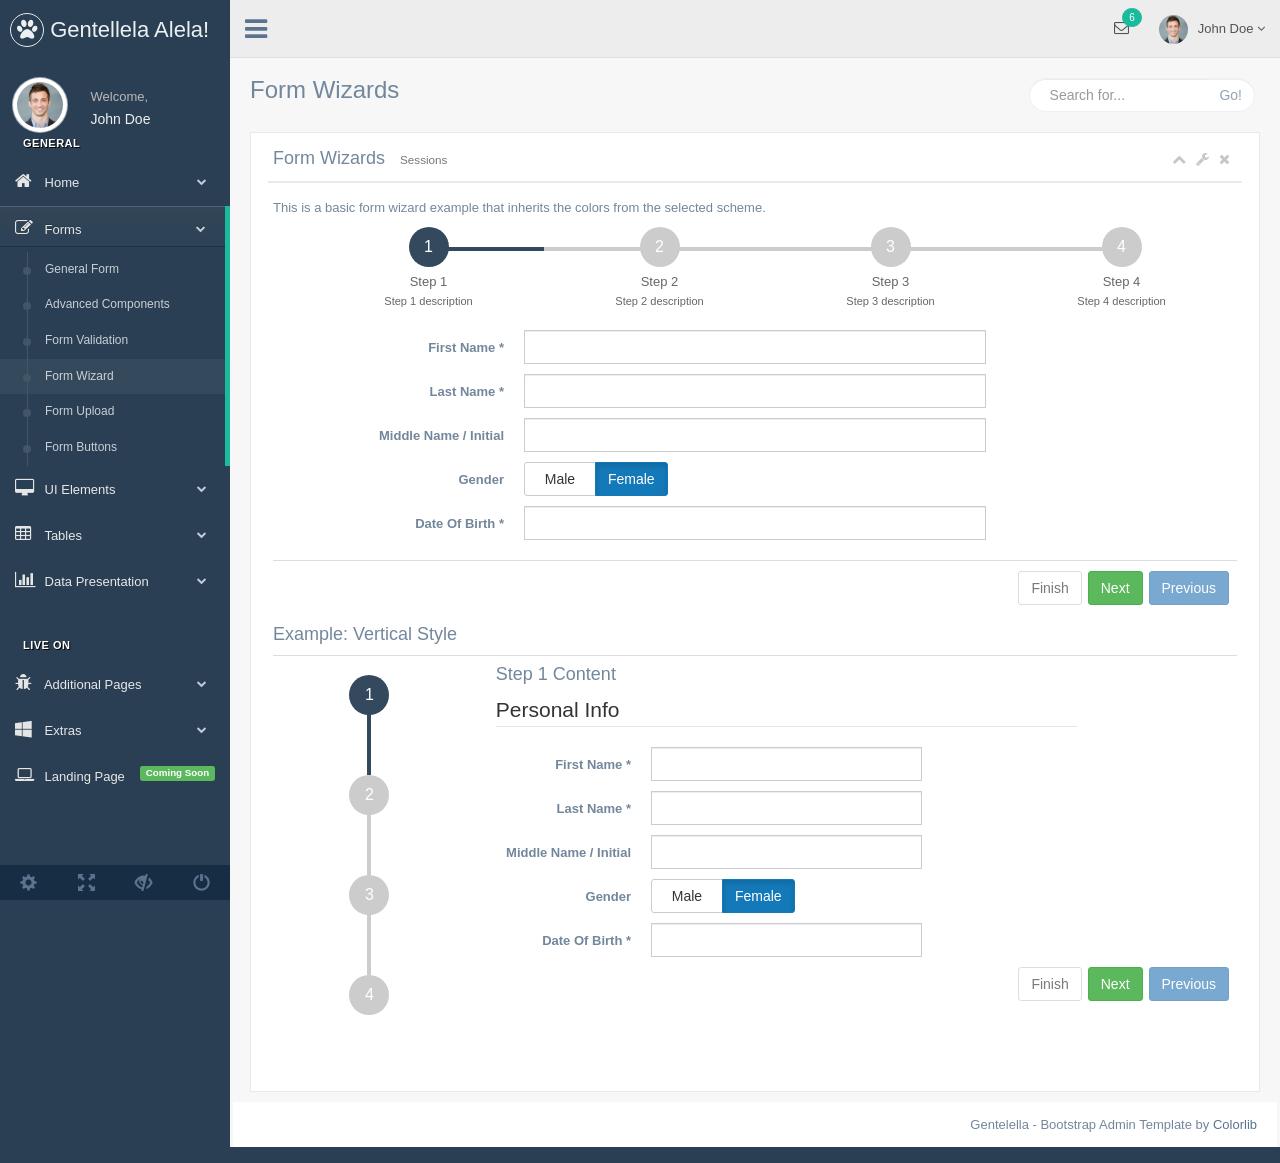
<file: web/form_wizards.html>
<!DOCTYPE html>
<html lang="en">

<head>
  <meta http-equiv="Content-Type" content="text/html; charset=UTF-8">
  <!-- Meta, title, CSS, favicons, etc. -->
  <meta charset="utf-8">
  <meta http-equiv="X-UA-Compatible" content="IE=edge">
  <meta name="viewport" content="width=device-width, initial-scale=1">

  <title>Gentallela Alela! | </title>

  <!-- Bootstrap core CSS -->

  <link href="css/bootstrap.min.css" rel="stylesheet">

  <link href="fonts/css/font-awesome.min.css" rel="stylesheet">
  <link href="css/animate.min.css" rel="stylesheet">

  <!-- Custom styling plus plugins -->
  <link href="css/custom.css" rel="stylesheet">
  <link href="css/icheck/flat/green.css" rel="stylesheet">


  <script src="js/jquery.min.js"></script>

  <!--[if lt IE 9]>
        <script src="../assets/js/ie8-responsive-file-warning.js"></script>
        <![endif]-->

  <!-- HTML5 shim and Respond.js for IE8 support of HTML5 elements and media queries -->
  <!--[if lt IE 9]>
          <script src="https://oss.maxcdn.com/html5shiv/3.7.2/html5shiv.min.js"></script>
          <script src="https://oss.maxcdn.com/respond/1.4.2/respond.min.js"></script>
        <![endif]-->

</head>


<body class="nav-md">

  <div class="container body">


    <div class="main_container">

      <div class="col-md-3 left_col">
        <div class="left_col scroll-view">

          <div class="navbar nav_title" style="border: 0;">
            <a href="index.html" class="site_title"><i class="fa fa-paw"></i> <span>Gentellela Alela!</span></a>
          </div>
          <div class="clearfix"></div>


          <!-- menu prile quick info -->
          <div class="profile">
            <div class="profile_pic">
              <img src="images/img.jpg" alt="..." class="img-circle profile_img">
            </div>
            <div class="profile_info">
              <span>Welcome,</span>
              <h2>John Doe</h2>
            </div>
          </div>
          <!-- /menu prile quick info -->

          <br />

          <!-- sidebar menu -->
          <div id="sidebar-menu" class="main_menu_side hidden-print main_menu">

            <div class="menu_section">
              <h3>General</h3>
              <ul class="nav side-menu">
                <li><a><i class="fa fa-home"></i> Home <span class="fa fa-chevron-down"></span></a>
                  <ul class="nav child_menu" style="display: none">
                    <li><a href="index.html">Dashboard</a>
                    </li>
                    <li><a href="index2.html">Dashboard2</a>
                    </li>
                    <li><a href="index3.html">Dashboard3</a>
                    </li>
                  </ul>
                </li>
                <li><a><i class="fa fa-edit"></i> Forms <span class="fa fa-chevron-down"></span></a>
                  <ul class="nav child_menu" style="display: none">
                    <li><a href="form.html">General Form</a>
                    </li>
                    <li><a href="form_advanced.html">Advanced Components</a>
                    </li>
                    <li><a href="form_validation.html">Form Validation</a>
                    </li>
                    <li><a href="form_wizards.html">Form Wizard</a>
                    </li>
                    <li><a href="form_upload.html">Form Upload</a>
                    </li>
                    <li><a href="form_buttons.html">Form Buttons</a>
                    </li>
                  </ul>
                </li>
                <li><a><i class="fa fa-desktop"></i> UI Elements <span class="fa fa-chevron-down"></span></a>
                  <ul class="nav child_menu" style="display: none">
                    <li><a href="general_elements.html">General Elements</a>
                    </li>
                    <li><a href="media_gallery.html">Media Gallery</a>
                    </li>
                    <li><a href="typography.html">Typography</a>
                    </li>
                    <li><a href="icons.html">Icons</a>
                    </li>
                    <li><a href="glyphicons.html">Glyphicons</a>
                    </li>
                    <li><a href="widgets.html">Widgets</a>
                    </li>
                    <li><a href="invoice.html">Invoice</a>
                    </li>
                    <li><a href="inbox.html">Inbox</a>
                    </li>
                    <li><a href="calender.html">Calender</a>
                    </li>
                  </ul>
                </li>
                <li><a><i class="fa fa-table"></i> Tables <span class="fa fa-chevron-down"></span></a>
                  <ul class="nav child_menu" style="display: none">
                    <li><a href="tables.html">Tables</a>
                    </li>
                    <li><a href="tables_dynamic.html">Table Dynamic</a>
                    </li>
                  </ul>
                </li>
                <li><a><i class="fa fa-bar-chart-o"></i> Data Presentation <span class="fa fa-chevron-down"></span></a>
                  <ul class="nav child_menu" style="display: none">
                    <li><a href="chartjs.html">Chart JS</a>
                    </li>
                    <li><a href="chartjs2.html">Chart JS2</a>
                    </li>
                    <li><a href="morisjs.html">Moris JS</a>
                    </li>
                    <li><a href="echarts.html">ECharts </a>
                    </li>
                    <li><a href="other_charts.html">Other Charts </a>
                    </li>
                  </ul>
                </li>
              </ul>
            </div>
            <div class="menu_section">
              <h3>Live On</h3>
              <ul class="nav side-menu">
                <li><a><i class="fa fa-bug"></i> Additional Pages <span class="fa fa-chevron-down"></span></a>
                  <ul class="nav child_menu" style="display: none">
                    <li><a href="e_commerce.html">E-commerce</a>
                    </li>
                    <li><a href="projects.html">Projects</a>
                    </li>
                    <li><a href="project_detail.html">Project Detail</a>
                    </li>
                    <li><a href="contacts.html">Contacts</a>
                    </li>
                    <li><a href="profile.html">Profile</a>
                    </li>
                  </ul>
                </li>
                <li><a><i class="fa fa-windows"></i> Extras <span class="fa fa-chevron-down"></span></a>
                  <ul class="nav child_menu" style="display: none">
                    <li><a href="page_404.html">404 Error</a>
                    </li>
                    <li><a href="page_500.html">500 Error</a>
                    </li>
                    <li><a href="plain_page.html">Plain Page</a>
                    </li>
                    <li><a href="login.html">Login Page</a>
                    </li>
                    <li><a href="pricing_tables.html">Pricing Tables</a>
                    </li>

                  </ul>
                </li>
                <li><a><i class="fa fa-laptop"></i> Landing Page <span class="label label-success pull-right">Coming Soon</span></a>
                </li>
              </ul>
            </div>

          </div>
          <!-- /sidebar menu -->

          <!-- /menu footer buttons -->
          <div class="sidebar-footer hidden-small">
            <a data-toggle="tooltip" data-placement="top" title="Settings">
              <span class="glyphicon glyphicon-cog" aria-hidden="true"></span>
            </a>
            <a data-toggle="tooltip" data-placement="top" title="FullScreen">
              <span class="glyphicon glyphicon-fullscreen" aria-hidden="true"></span>
            </a>
            <a data-toggle="tooltip" data-placement="top" title="Lock">
              <span class="glyphicon glyphicon-eye-close" aria-hidden="true"></span>
            </a>
            <a data-toggle="tooltip" data-placement="top" title="Logout">
              <span class="glyphicon glyphicon-off" aria-hidden="true"></span>
            </a>
          </div>
          <!-- /menu footer buttons -->
        </div>
      </div>

      <!-- top navigation -->
      <div class="top_nav">

        <div class="nav_menu">
          <nav class="" role="navigation">
            <div class="nav toggle">
              <a id="menu_toggle"><i class="fa fa-bars"></i></a>
            </div>

            <ul class="nav navbar-nav navbar-right">
              <li class="">
                <a href="javascript:;" class="user-profile dropdown-toggle" data-toggle="dropdown" aria-expanded="false">
                  <img src="images/img.jpg" alt="">John Doe
                  <span class=" fa fa-angle-down"></span>
                </a>
                <ul class="dropdown-menu dropdown-usermenu animated fadeInDown pull-right">
                  <li><a href="javascript:;">  Profile</a>
                  </li>
                  <li>
                    <a href="javascript:;">
                      <span class="badge bg-red pull-right">50%</span>
                      <span>Settings</span>
                    </a>
                  </li>
                  <li>
                    <a href="javascript:;">Help</a>
                  </li>
                  <li><a href="login.html"><i class="fa fa-sign-out pull-right"></i> Log Out</a>
                  </li>
                </ul>
              </li>

              <li role="presentation" class="dropdown">
                <a href="javascript:;" class="dropdown-toggle info-number" data-toggle="dropdown" aria-expanded="false">
                  <i class="fa fa-envelope-o"></i>
                  <span class="badge bg-green">6</span>
                </a>
                <ul id="menu1" class="dropdown-menu list-unstyled msg_list animated fadeInDown" role="menu">
                  <li>
                    <a>
                      <span class="image">
                                        <img src="images/img.jpg" alt="Profile Image" />
                                    </span>
                      <span>
                                        <span>John Smith</span>
                      <span class="time">3 mins ago</span>
                      </span>
                      <span class="message">
                                        Film festivals used to be do-or-die moments for movie makers. They were where...
                                    </span>
                    </a>
                  </li>
                  <li>
                    <a>
                      <span class="image">
                                        <img src="images/img.jpg" alt="Profile Image" />
                                    </span>
                      <span>
                                        <span>John Smith</span>
                      <span class="time">3 mins ago</span>
                      </span>
                      <span class="message">
                                        Film festivals used to be do-or-die moments for movie makers. They were where...
                                    </span>
                    </a>
                  </li>
                  <li>
                    <a>
                      <span class="image">
                                        <img src="images/img.jpg" alt="Profile Image" />
                                    </span>
                      <span>
                                        <span>John Smith</span>
                      <span class="time">3 mins ago</span>
                      </span>
                      <span class="message">
                                        Film festivals used to be do-or-die moments for movie makers. They were where...
                                    </span>
                    </a>
                  </li>
                  <li>
                    <a>
                      <span class="image">
                                        <img src="images/img.jpg" alt="Profile Image" />
                                    </span>
                      <span>
                                        <span>John Smith</span>
                      <span class="time">3 mins ago</span>
                      </span>
                      <span class="message">
                                        Film festivals used to be do-or-die moments for movie makers. They were where...
                                    </span>
                    </a>
                  </li>
                  <li>
                    <div class="text-center">
                      <a>
                        <strong>See All Alerts</strong>
                        <i class="fa fa-angle-right"></i>
                      </a>
                    </div>
                  </li>
                </ul>
              </li>

            </ul>
          </nav>
        </div>

      </div>
      <!-- /top navigation -->

      <!-- page content -->
      <div class="right_col" role="main">

        <div class="">
          <div class="page-title">
            <div class="title_left">
              <h3>Form Wizards</h3>
            </div>

            <div class="title_right">
              <div class="col-md-5 col-sm-5 col-xs-12 form-group pull-right top_search">
                <div class="input-group">
                  <input type="text" class="form-control" placeholder="Search for...">
                  <span class="input-group-btn">
                            <button class="btn btn-default" type="button">Go!</button>
                        </span>
                </div>
              </div>
            </div>
          </div>
          <div class="clearfix"></div>

          <div class="row">

            <div class="col-md-12 col-sm-12 col-xs-12">
              <div class="x_panel">
                <div class="x_title">
                  <h2>Form Wizards <small>Sessions</small></h2>
                  <ul class="nav navbar-right panel_toolbox">
                    <li><a class="collapse-link"><i class="fa fa-chevron-up"></i></a>
                    </li>
                    <li class="dropdown">
                      <a href="#" class="dropdown-toggle" data-toggle="dropdown" role="button" aria-expanded="false"><i class="fa fa-wrench"></i></a>
                      <ul class="dropdown-menu" role="menu">
                        <li><a href="#">Settings 1</a>
                        </li>
                        <li><a href="#">Settings 2</a>
                        </li>
                      </ul>
                    </li>
                    <li><a class="close-link"><i class="fa fa-close"></i></a>
                    </li>
                  </ul>
                  <div class="clearfix"></div>
                </div>
                <div class="x_content">


                  <!-- Smart Wizard -->
                  <p>This is a basic form wizard example that inherits the colors from the selected scheme.</p>
                  <div id="wizard" class="form_wizard wizard_horizontal">
                    <ul class="wizard_steps">
                      <li>
                        <a href="#step-1">
                          <span class="step_no">1</span>
                          <span class="step_descr">
                                            Step 1<br />
                                            <small>Step 1 description</small>
                                        </span>
                        </a>
                      </li>
                      <li>
                        <a href="#step-2">
                          <span class="step_no">2</span>
                          <span class="step_descr">
                                            Step 2<br />
                                            <small>Step 2 description</small>
                                        </span>
                        </a>
                      </li>
                      <li>
                        <a href="#step-3">
                          <span class="step_no">3</span>
                          <span class="step_descr">
                                            Step 3<br />
                                            <small>Step 3 description</small>
                                        </span>
                        </a>
                      </li>
                      <li>
                        <a href="#step-4">
                          <span class="step_no">4</span>
                          <span class="step_descr">
                                            Step 4<br />
                                            <small>Step 4 description</small>
                                        </span>
                        </a>
                      </li>
                    </ul>
                    <div id="step-1">
                      <form class="form-horizontal form-label-left">

                        <div class="form-group">
                          <label class="control-label col-md-3 col-sm-3 col-xs-12" for="first-name">First Name <span class="required">*</span>
                          </label>
                          <div class="col-md-6 col-sm-6 col-xs-12">
                            <input type="text" id="first-name" required="required" class="form-control col-md-7 col-xs-12">
                          </div>
                        </div>
                        <div class="form-group">
                          <label class="control-label col-md-3 col-sm-3 col-xs-12" for="last-name">Last Name <span class="required">*</span>
                          </label>
                          <div class="col-md-6 col-sm-6 col-xs-12">
                            <input type="text" id="last-name" name="last-name" required="required" class="form-control col-md-7 col-xs-12">
                          </div>
                        </div>
                        <div class="form-group">
                          <label for="middle-name" class="control-label col-md-3 col-sm-3 col-xs-12">Middle Name / Initial</label>
                          <div class="col-md-6 col-sm-6 col-xs-12">
                            <input id="middle-name" class="form-control col-md-7 col-xs-12" type="text" name="middle-name">
                          </div>
                        </div>
                        <div class="form-group">
                          <label class="control-label col-md-3 col-sm-3 col-xs-12">Gender</label>
                          <div class="col-md-6 col-sm-6 col-xs-12">
                            <div id="gender" class="btn-group" data-toggle="buttons">
                              <label class="btn btn-default" data-toggle-class="btn-primary" data-toggle-passive-class="btn-default">
                                <input type="radio" name="gender" value="male"> &nbsp; Male &nbsp;
                              </label>
                              <label class="btn btn-primary active" data-toggle-class="btn-primary" data-toggle-passive-class="btn-default">
                                <input type="radio" name="gender" value="female" checked=""> Female
                              </label>
                            </div>
                          </div>
                        </div>
                        <div class="form-group">
                          <label class="control-label col-md-3 col-sm-3 col-xs-12">Date Of Birth <span class="required">*</span>
                          </label>
                          <div class="col-md-6 col-sm-6 col-xs-12">
                            <input id="birthday" class="date-picker form-control col-md-7 col-xs-12" required="required" type="text">
                          </div>
                        </div>

                      </form>

                    </div>
                    <div id="step-2">
                      <h2 class="StepTitle">Step 2 Content</h2>
                      <p>
                        do eiusmod tempor incididunt ut labore et dolore magna aliqua. Ut enim ad minim veniam, quis nostrud exercitation ullamco laboris nisi ut aliquip ex ea commodo consequat. Duis aute irure dolor in reprehenderit in voluptate velit esse cillum dolore eu
                        fugiat nulla pariatur. Excepteur sint occaecat cupidatat non proident, sunt in culpa qui officia deserunt mollit anim id est laborum.
                      </p>
                      <p>
                        Lorem ipsum dolor sit amet, consectetur adipisicing elit, sed do eiusmod tempor incididunt ut labore et dolore magna aliqua. Ut enim ad minim veniam, quis nostrud exercitation ullamco laboris nisi ut aliquip ex ea commodo consequat. Duis aute irure dolor
                        in reprehenderit in voluptate velit esse cillum dolore eu fugiat nulla pariatur. Excepteur sint occaecat cupidatat non proident, sunt in culpa qui officia deserunt mollit anim id est laborum.
                      </p>
                    </div>
                    <div id="step-3">
                      <h2 class="StepTitle">Step 3 Content</h2>
                      <p>
                        sed do eiusmod tempor incididunt ut labore et dolore magna aliqua. Ut enim ad minim veniam, quis nostrud exercitation ullamco laboris nisi ut aliquip ex ea commodo consequat. Duis aute irure dolor in reprehenderit in voluptate velit esse cillum dolore
                        eu fugiat nulla pariatur. Excepteur sint occaecat cupidatat non proident, sunt in culpa qui officia deserunt mollit anim id est laborum.
                      </p>
                      <p>
                        Lorem ipsum dolor sit amet, consectetur adipisicing elit, sed do eiusmod tempor incididunt ut labore et dolore magna aliqua. Ut enim ad minim veniam, quis nostrud exercitation ullamco laboris nisi ut aliquip ex ea commodo consequat. Duis aute irure dolor
                        in reprehenderit in voluptate velit esse cillum dolore eu fugiat nulla pariatur. Excepteur sint occaecat cupidatat non proident, sunt in culpa qui officia deserunt mollit anim id est laborum.
                      </p>
                    </div>
                    <div id="step-4">
                      <h2 class="StepTitle">Step 4 Content</h2>
                      <p>Lorem ipsum dolor sit amet, consectetur adipisicing elit, sed do eiusmod tempor incididunt ut labore et dolore magna aliqua. Ut enim ad minim veniam, quis nostrud exercitation ullamco laboris nisi ut aliquip ex ea commodo consequat.
                        Duis aute irure dolor in reprehenderit in voluptate velit esse cillum dolore eu fugiat nulla pariatur. Excepteur sint occaecat cupidatat non proident, sunt in culpa qui officia deserunt mollit anim id est laborum.
                      </p>
                      <p>
                        Lorem ipsum dolor sit amet, consectetur adipisicing elit, sed do eiusmod tempor incididunt ut labore et dolore magna aliqua. Ut enim ad minim veniam, quis nostrud exercitation ullamco laboris nisi ut aliquip ex ea commodo consequat. Duis aute irure dolor
                        in reprehenderit in voluptate velit esse cillum dolore eu fugiat nulla pariatur. Excepteur sint occaecat cupidatat non proident, sunt in culpa qui officia deserunt mollit anim id est laborum.
                      </p>
                      <p>
                        Lorem ipsum dolor sit amet, consectetur adipisicing elit, sed do eiusmod tempor incididunt ut labore et dolore magna aliqua. Ut enim ad minim veniam, quis nostrud exercitation ullamco laboris nisi ut aliquip ex ea commodo consequat. Duis aute irure dolor
                        in reprehenderit in voluptate velit esse cillum dolore eu fugiat nulla pariatur. Excepteur sint occaecat cupidatat non proident, sunt in culpa qui officia deserunt mollit anim id est laborum.
                      </p>
                    </div>

                  </div>
                  <!-- End SmartWizard Content -->





                  <h2>Example: Vertical Style</h2>
                  <!-- Tabs -->
                  <div id="wizard_verticle" class="form_wizard wizard_verticle">
                    <ul class="list-unstyled wizard_steps">
                      <li>
                        <a href="#step-11">
                          <span class="step_no">1</span>
                        </a>
                      </li>
                      <li>
                        <a href="#step-22">
                          <span class="step_no">2</span>
                        </a>
                      </li>
                      <li>
                        <a href="#step-33">
                          <span class="step_no">3</span>
                        </a>
                      </li>
                      <li>
                        <a href="#step-44">
                          <span class="step_no">4</span>
                        </a>
                      </li>
                    </ul>

                    <div id="step-11">
                      <h2 class="StepTitle">Step 1 Content</h2>
                      <form class="form-horizontal form-label-left">

                        <span class="section">Personal Info</span>

                        <div class="form-group">
                          <label class="control-label col-md-3 col-sm-3" for="first-name">First Name <span class="required">*</span>
                          </label>
                          <div class="col-md-6 col-sm-6">
                            <input type="text" id="first-name2" required="required" class="form-control col-md-7 col-xs-12">
                          </div>
                        </div>
                        <div class="form-group">
                          <label class="control-label col-md-3 col-sm-3" for="last-name">Last Name <span class="required">*</span>
                          </label>
                          <div class="col-md-6 col-sm-6">
                            <input type="text" id="last-name2" name="last-name" required="required" class="form-control col-md-7 col-xs-12">
                          </div>
                        </div>
                        <div class="form-group">
                          <label for="middle-name" class="control-label col-md-3 col-sm-3">Middle Name / Initial</label>
                          <div class="col-md-6 col-sm-6">
                            <input id="middle-name2" class="form-control col-md-7 col-xs-12" type="text" name="middle-name">
                          </div>
                        </div>
                        <div class="form-group">
                          <label class="control-label col-md-3 col-sm-3">Gender</label>
                          <div class="col-md-6 col-sm-6">
                            <div id="gender2" class="btn-group" data-toggle="buttons">
                              <label class="btn btn-default" data-toggle-class="btn-primary" data-toggle-passive-class="btn-default">
                                <input type="radio" name="gender" value="male"> &nbsp; Male &nbsp;
                              </label>
                              <label class="btn btn-primary active" data-toggle-class="btn-primary" data-toggle-passive-class="btn-default">
                                <input type="radio" name="gender" value="female" checked=""> Female
                              </label>
                            </div>
                          </div>
                        </div>
                        <div class="form-group">
                          <label class="control-label col-md-3 col-sm-3">Date Of Birth <span class="required">*</span>
                          </label>
                          <div class="col-md-6 col-sm-6">
                            <input id="birthday2" class="date-picker form-control col-md-7 col-xs-12" required="required" type="text">
                          </div>
                        </div>

                      </form>
                    </div>
                    <div id="step-22">
                      <h2 class="StepTitle">Step 2 Content</h2>
                      <p>Lorem ipsum dolor sit amet, consectetur adipisicing elit, sed do eiusmod tempor incididunt ut labore et dolore magna aliqua. Ut enim ad minim veniam, quis nostrud exercitation ullamco laboris nisi ut aliquip ex ea commodo consequat.
                        Duis aute irure dolor in reprehenderit in voluptate velit esse cillum dolore eu fugiat nulla pariatur. Excepteur sint occaecat cupidatat non proident, sunt in culpa qui officia deserunt mollit anim id est laborum.
                      </p>
                      <p>
                        Lorem ipsum dolor sit amet, consectetur adipisicing elit, sed do eiusmod tempor incididunt ut labore et dolore magna aliqua. Ut enim ad minim veniam, quis nostrud exercitation ullamco laboris nisi ut aliquip ex ea commodo consequat. Duis aute irure dolor
                        in reprehenderit in voluptate velit esse cillum dolore eu fugiat nulla pariatur. Excepteur sint occaecat cupidatat non proident, sunt in culpa qui officia deserunt mollit anim id est laborum.
                      </p>
                      <p>
                        Lorem ipsum dolor sit amet, consectetur adipisicing elit, sed do eiusmod tempor incididunt ut labore et dolore magna aliqua. Ut enim ad minim veniam, quis nostrud exercitation ullamco laboris nisi ut aliquip ex ea commodo consequat. Duis aute irure dolor
                        in reprehenderit in voluptate velit esse cillum dolore eu fugiat nulla pariatur. Excepteur sint occaecat cupidatat non proident, sunt in culpa qui officia deserunt mollit anim id est laborum.
                      </p>
                      <p>
                        Lorem ipsum dolor sit amet, consectetur adipisicing elit, sed do eiusmod tempor incididunt ut labore et dolore magna aliqua. Ut enim ad minim veniam, quis nostrud exercitation ullamco laboris nisi ut aliquip ex ea commodo consequat. Duis aute irure dolor
                        in reprehenderit in voluptate velit esse cillum dolore eu fugiat nulla pariatur. Excepteur sint occaecat cupidatat non proident, sunt in culpa qui officia deserunt mollit anim id est laborum.
                      </p>
                      <p>
                        Lorem ipsum dolor sit amet, consectetur adipisicing elit, sed do eiusmod tempor incididunt ut labore et dolore magna aliqua. Ut enim ad minim veniam, quis nostrud exercitation ullamco laboris nisi ut aliquip ex ea commodo consequat. Duis aute irure dolor
                        in reprehenderit in voluptate velit esse cillum dolore eu fugiat nulla pariatur. Excepteur sint occaecat cupidatat non proident, sunt in culpa qui officia deserunt mollit anim id est laborum.
                      </p>
                    </div>
                    <div id="step-33">
                      <h2 class="StepTitle">Step 3 Content</h2>
                      <p>Lorem ipsum dolor sit amet, consectetur adipisicing elit, sed do eiusmod tempor incididunt ut labore et dolore magna aliqua. Ut enim ad minim veniam, quis nostrud exercitation ullamco laboris nisi ut aliquip ex ea commodo consequat.
                        Duis aute irure dolor in reprehenderit in voluptate velit esse cillum dolore eu fugiat nulla pariatur. Excepteur sint occaecat cupidatat non proident, sunt in culpa qui officia deserunt mollit anim id est laborum.
                      </p>
                      <p>
                        Lorem ipsum dolor sit amet, consectetur adipisicing elit, sed do eiusmod tempor incididunt ut labore et dolore magna aliqua. Ut enim ad minim veniam, quis nostrud exercitation ullamco laboris nisi ut aliquip ex ea commodo consequat. Duis aute irure dolor
                        in reprehenderit in voluptate velit esse cillum dolore eu fugiat nulla pariatur. Excepteur sint occaecat cupidatat non proident, sunt in culpa qui officia deserunt mollit anim id est laborum.
                      </p>
                    </div>
                    <div id="step-44">
                      <h2 class="StepTitle">Step 4 Content</h2>
                      <p>Lorem ipsum dolor sit amet, consectetur adipisicing elit, sed do eiusmod tempor incididunt ut labore et dolore magna aliqua. Ut enim ad minim veniam, quis nostrud exercitation ullamco laboris nisi ut aliquip ex ea commodo consequat.
                        Duis aute irure dolor in reprehenderit in voluptate velit esse cillum dolore eu fugiat nulla pariatur. Excepteur sint occaecat cupidatat non proident, sunt in culpa qui officia deserunt mollit anim id est laborum.
                      </p>
                      <p>
                        Lorem ipsum dolor sit amet, consectetur adipisicing elit, sed do eiusmod tempor incididunt ut labore et dolore magna aliqua. Ut enim ad minim veniam, quis nostrud exercitation ullamco laboris nisi ut aliquip ex ea commodo consequat. Duis aute irure dolor
                        in reprehenderit in voluptate velit esse cillum dolore eu fugiat nulla pariatur. Excepteur sint occaecat cupidatat non proident, sunt in culpa qui officia deserunt mollit anim id est laborum.
                      </p>
                      <p>
                        Lorem ipsum dolor sit amet, consectetur adipisicing elit, sed do eiusmod tempor incididunt ut labore et dolore magna aliqua. Ut enim ad minim veniam, quis nostrud exercitation ullamco laboris nisi ut aliquip ex ea commodo consequat. Duis aute irure dolor
                        in reprehenderit in voluptate velit esse cillum dolore eu fugiat nulla pariatur. Excepteur sint occaecat cupidatat non proident, sunt in culpa qui officia deserunt mollit anim id est laborum.
                      </p>
                    </div>
                  </div>

                  <!-- End SmartWizard Content -->


                </div>
              </div>
            </div>

          </div>
        </div>

        <!-- footer content -->
        <footer>
          <div class="copyright-info">
            <p class="pull-right">Gentelella - Bootstrap Admin Template by <a href="https://colorlib.com">Colorlib</a>
            </p>
          </div>
          <div class="clearfix"></div>
        </footer>
        <!-- /footer content -->

      </div>
      <!-- /page content -->
    </div>

  </div>

  <div id="custom_notifications" class="custom-notifications dsp_none">
    <ul class="list-unstyled notifications clearfix" data-tabbed_notifications="notif-group">
    </ul>
    <div class="clearfix"></div>
    <div id="notif-group" class="tabbed_notifications"></div>
  </div>

  <script src="js/bootstrap.min.js"></script>

  <!-- bootstrap progress js -->
  <script src="js/progressbar/bootstrap-progressbar.min.js"></script>
  <script src="js/nicescroll/jquery.nicescroll.min.js"></script>
  <!-- icheck -->
  <script src="js/icheck/icheck.min.js"></script>

  <script src="js/custom.js"></script>
  <!-- form wizard -->
  <script type="text/javascript" src="js/wizard/jquery.smartWizard.js"></script>
  <!-- pace -->
  <script src="js/pace/pace.min.js"></script>
  <script type="text/javascript">
    $(document).ready(function() {
      // Smart Wizard
      $('#wizard').smartWizard();

      function onFinishCallback() {
        $('#wizard').smartWizard('showMessage', 'Finish Clicked');
        //alert('Finish Clicked');
      }
    });

    $(document).ready(function() {
      // Smart Wizard
      $('#wizard_verticle').smartWizard({
        transitionEffect: 'slide'
      });

    });
  </script>

</body>

</html>
</file>
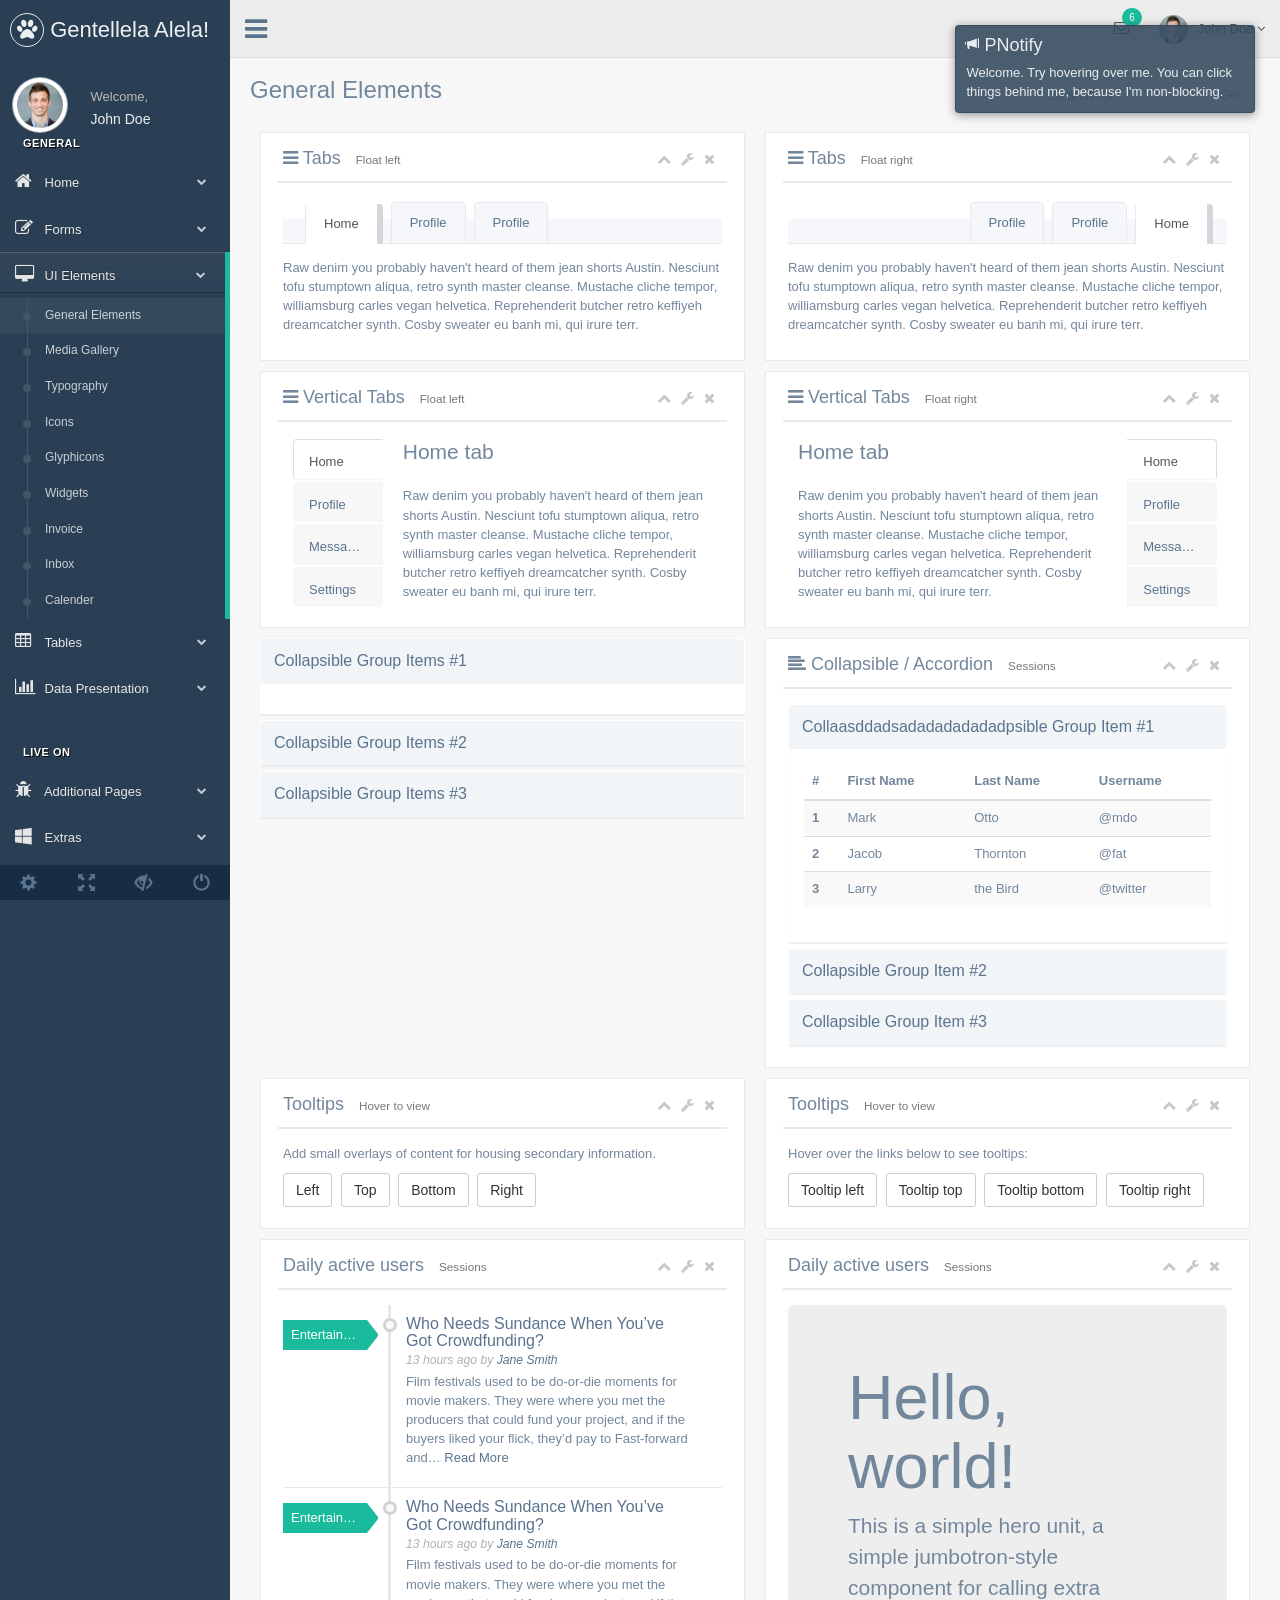
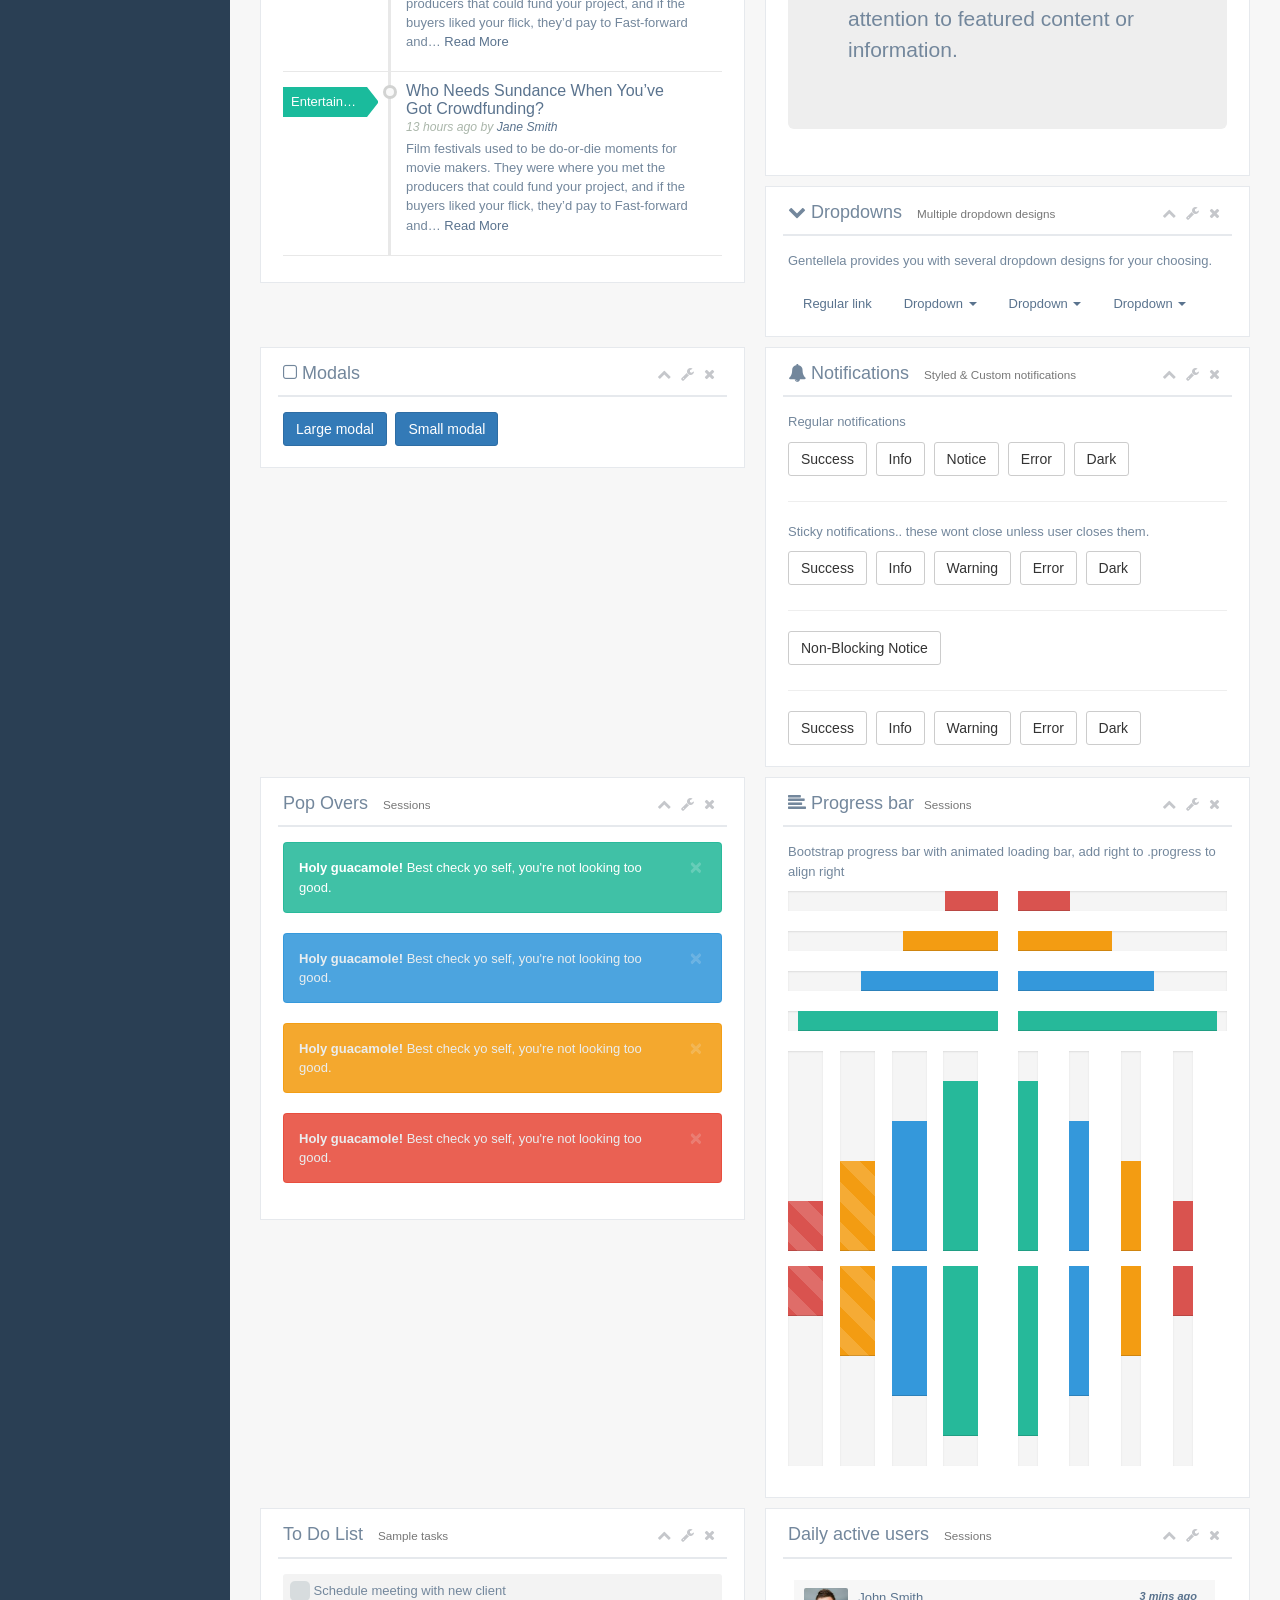
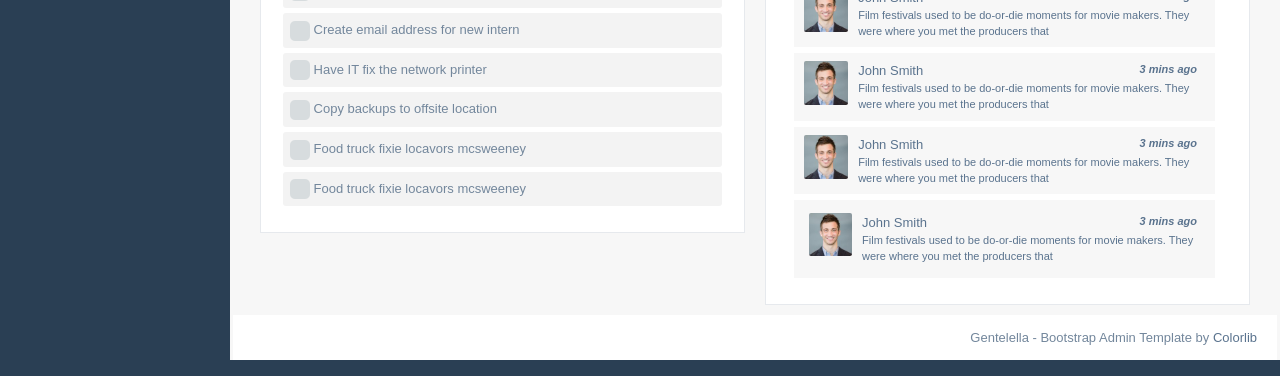
<file: web/general_elements.html>
<!DOCTYPE html>
<html lang="en">

<head>
  <meta http-equiv="Content-Type" content="text/html; charset=UTF-8">
  <!-- Meta, title, CSS, favicons, etc. -->
  <meta charset="utf-8">
  <meta http-equiv="X-UA-Compatible" content="IE=edge">
  <meta name="viewport" content="width=device-width, initial-scale=1">

  <title>Gentallela Alela! | </title>

  <!-- Bootstrap core CSS -->

  <link href="css/bootstrap.min.css" rel="stylesheet">

  <link href="fonts/css/font-awesome.min.css" rel="stylesheet">
  <link href="css/animate.min.css" rel="stylesheet">

  <!-- Custom styling plus plugins -->
  <link href="css/custom.css" rel="stylesheet">
  <link href="css/icheck/flat/green.css" rel="stylesheet">

  <link rel="stylesheet" type="text/css" href="css/progressbar/bootstrap-progressbar-3.3.0.css">
  <script src="js/jquery.min.js"></script>

  <!--[if lt IE 9]>
        <script src="../assets/js/ie8-responsive-file-warning.js"></script>
        <![endif]-->

  <!-- HTML5 shim and Respond.js for IE8 support of HTML5 elements and media queries -->
  <!--[if lt IE 9]>
          <script src="https://oss.maxcdn.com/html5shiv/3.7.2/html5shiv.min.js"></script>
          <script src="https://oss.maxcdn.com/respond/1.4.2/respond.min.js"></script>
        <![endif]-->

</head>


<body class="nav-md">

  <div class="container body">


    <div class="main_container">

      <div class="col-md-3 left_col">
        <div class="left_col scroll-view">

          <div class="navbar nav_title" style="border: 0;">
            <a href="index.html" class="site_title"><i class="fa fa-paw"></i> <span>Gentellela Alela!</span></a>
          </div>
          <div class="clearfix"></div>


          <!-- menu prile quick info -->
          <div class="profile">
            <div class="profile_pic">
              <img src="images/img.jpg" alt="..." class="img-circle profile_img">
            </div>
            <div class="profile_info">
              <span>Welcome,</span>
              <h2>John Doe</h2>
            </div>
          </div>
          <!-- /menu prile quick info -->

          <br />

          <!-- sidebar menu -->
          <div id="sidebar-menu" class="main_menu_side hidden-print main_menu">

            <div class="menu_section">
              <h3>General</h3>
              <ul class="nav side-menu">
                <li><a><i class="fa fa-home"></i> Home <span class="fa fa-chevron-down"></span></a>
                  <ul class="nav child_menu" style="display: none">
                    <li><a href="index.html">Dashboard</a>
                    </li>
                    <li><a href="index2.html">Dashboard2</a>
                    </li>
                    <li><a href="index3.html">Dashboard3</a>
                    </li>
                  </ul>
                </li>
                <li><a><i class="fa fa-edit"></i> Forms <span class="fa fa-chevron-down"></span></a>
                  <ul class="nav child_menu" style="display: none">
                    <li><a href="form.html">General Form</a>
                    </li>
                    <li><a href="form_advanced.html">Advanced Components</a>
                    </li>
                    <li><a href="form_validation.html">Form Validation</a>
                    </li>
                    <li><a href="form_wizards.html">Form Wizard</a>
                    </li>
                    <li><a href="form_upload.html">Form Upload</a>
                    </li>
                    <li><a href="form_buttons.html">Form Buttons</a>
                    </li>
                  </ul>
                </li>
                <li><a><i class="fa fa-desktop"></i> UI Elements <span class="fa fa-chevron-down"></span></a>
                  <ul class="nav child_menu" style="display: none">
                    <li><a href="general_elements.html">General Elements</a>
                    </li>
                    <li><a href="media_gallery.html">Media Gallery</a>
                    </li>
                    <li><a href="typography.html">Typography</a>
                    </li>
                    <li><a href="icons.html">Icons</a>
                    </li>
                    <li><a href="glyphicons.html">Glyphicons</a>
                    </li>
                    <li><a href="widgets.html">Widgets</a>
                    </li>
                    <li><a href="invoice.html">Invoice</a>
                    </li>
                    <li><a href="inbox.html">Inbox</a>
                    </li>
                    <li><a href="calender.html">Calender</a>
                    </li>
                  </ul>
                </li>
                <li><a><i class="fa fa-table"></i> Tables <span class="fa fa-chevron-down"></span></a>
                  <ul class="nav child_menu" style="display: none">
                    <li><a href="tables.html">Tables</a>
                    </li>
                    <li><a href="tables_dynamic.html">Table Dynamic</a>
                    </li>
                  </ul>
                </li>
                <li><a><i class="fa fa-bar-chart-o"></i> Data Presentation <span class="fa fa-chevron-down"></span></a>
                  <ul class="nav child_menu" style="display: none">
                    <li><a href="chartjs.html">Chart JS</a>
                    </li>
                    <li><a href="chartjs2.html">Chart JS2</a>
                    </li>
                    <li><a href="morisjs.html">Moris JS</a>
                    </li>
                    <li><a href="echarts.html">ECharts </a>
                    </li>
                    <li><a href="other_charts.html">Other Charts </a>
                    </li>
                  </ul>
                </li>
              </ul>
            </div>
            <div class="menu_section">
              <h3>Live On</h3>
              <ul class="nav side-menu">
                <li><a><i class="fa fa-bug"></i> Additional Pages <span class="fa fa-chevron-down"></span></a>
                  <ul class="nav child_menu" style="display: none">
                    <li><a href="e_commerce.html">E-commerce</a>
                    </li>
                    <li><a href="projects.html">Projects</a>
                    </li>
                    <li><a href="project_detail.html">Project Detail</a>
                    </li>
                    <li><a href="contacts.html">Contacts</a>
                    </li>
                    <li><a href="profile.html">Profile</a>
                    </li>
                  </ul>
                </li>
                <li><a><i class="fa fa-windows"></i> Extras <span class="fa fa-chevron-down"></span></a>
                  <ul class="nav child_menu" style="display: none">
                    <li><a href="page_404.html">404 Error</a>
                    </li>
                    <li><a href="page_500.html">500 Error</a>
                    </li>
                    <li><a href="plain_page.html">Plain Page</a>
                    </li>
                    <li><a href="login.html">Login Page</a>
                    </li>
                    <li><a href="pricing_tables.html">Pricing Tables</a>
                    </li>

                  </ul>
                </li>
                <li><a><i class="fa fa-laptop"></i> Landing Page <span class="label label-success pull-right">Coming Soon</span></a>
                </li>
              </ul>
            </div>

          </div>
          <!-- /sidebar menu -->

          <!-- /menu footer buttons -->
          <div class="sidebar-footer hidden-small">
            <a data-toggle="tooltip" data-placement="top" title="Settings">
              <span class="glyphicon glyphicon-cog" aria-hidden="true"></span>
            </a>
            <a data-toggle="tooltip" data-placement="top" title="FullScreen">
              <span class="glyphicon glyphicon-fullscreen" aria-hidden="true"></span>
            </a>
            <a data-toggle="tooltip" data-placement="top" title="Lock">
              <span class="glyphicon glyphicon-eye-close" aria-hidden="true"></span>
            </a>
            <a data-toggle="tooltip" data-placement="top" title="Logout">
              <span class="glyphicon glyphicon-off" aria-hidden="true"></span>
            </a>
          </div>
          <!-- /menu footer buttons -->
        </div>
      </div>

      <!-- top navigation -->
      <div class="top_nav">

        <div class="nav_menu">
          <nav class="" role="navigation">
            <div class="nav toggle">
              <a id="menu_toggle"><i class="fa fa-bars"></i></a>
            </div>

            <ul class="nav navbar-nav navbar-right">
              <li class="">
                <a href="javascript:;" class="user-profile dropdown-toggle" data-toggle="dropdown" aria-expanded="false">
                  <img src="images/img.jpg" alt="">John Doe
                  <span class=" fa fa-angle-down"></span>
                </a>
                <ul class="dropdown-menu dropdown-usermenu animated fadeInDown pull-right">
                  <li><a href="javascript:;">  Profile</a>
                  </li>
                  <li>
                    <a href="javascript:;">
                      <span class="badge bg-red pull-right">50%</span>
                      <span>Settings</span>
                    </a>
                  </li>
                  <li>
                    <a href="javascript:;">Help</a>
                  </li>
                  <li><a href="login.html"><i class="fa fa-sign-out pull-right"></i> Log Out</a>
                  </li>
                </ul>
              </li>

              <li role="presentation" class="dropdown">
                <a href="javascript:;" class="dropdown-toggle info-number" data-toggle="dropdown" aria-expanded="false">
                  <i class="fa fa-envelope-o"></i>
                  <span class="badge bg-green">6</span>
                </a>
                <ul id="menu1" class="dropdown-menu list-unstyled msg_list animated fadeInDown" role="menu">
                  <li>
                    <a>
                      <span class="image">
                                        <img src="images/img.jpg" alt="Profile Image" />
                                    </span>
                      <span>
                                        <span>John Smith</span>
                      <span class="time">3 mins ago</span>
                      </span>
                      <span class="message">
                                        Film festivals used to be do-or-die moments for movie makers. They were where...
                                    </span>
                    </a>
                  </li>
                  <li>
                    <a>
                      <span class="image">
                                        <img src="images/img.jpg" alt="Profile Image" />
                                    </span>
                      <span>
                                        <span>John Smith</span>
                      <span class="time">3 mins ago</span>
                      </span>
                      <span class="message">
                                        Film festivals used to be do-or-die moments for movie makers. They were where...
                                    </span>
                    </a>
                  </li>
                  <li>
                    <a>
                      <span class="image">
                                        <img src="images/img.jpg" alt="Profile Image" />
                                    </span>
                      <span>
                                        <span>John Smith</span>
                      <span class="time">3 mins ago</span>
                      </span>
                      <span class="message">
                                        Film festivals used to be do-or-die moments for movie makers. They were where...
                                    </span>
                    </a>
                  </li>
                  <li>
                    <a>
                      <span class="image">
                                        <img src="images/img.jpg" alt="Profile Image" />
                                    </span>
                      <span>
                                        <span>John Smith</span>
                      <span class="time">3 mins ago</span>
                      </span>
                      <span class="message">
                                        Film festivals used to be do-or-die moments for movie makers. They were where...
                                    </span>
                    </a>
                  </li>
                  <li>
                    <div class="text-center">
                      <a>
                        <strong>See All Alerts</strong>
                        <i class="fa fa-angle-right"></i>
                      </a>
                    </div>
                  </li>
                </ul>
              </li>

            </ul>
          </nav>
        </div>

      </div>
      <!-- /top navigation -->

      <!-- page content -->
      <div class="right_col" role="main">

        <div class="">
          <div class="page-title">
            <div class="title_left">
              <h3>General Elements</h3>
            </div>

            <div class="title_right">
              <div class="col-md-5 col-sm-5 col-xs-12 form-group pull-right top_search">
                <div class="input-group">
                  <input type="text" class="form-control" placeholder="Search for...">
                  <span class="input-group-btn">
                            <button class="btn btn-default" type="button">Go!</button>
                        </span>
                </div>
              </div>
            </div>
          </div>
          <div class="clearfix"></div>

          <div class="">
            <div class="col-md-6 col-sm-6 col-xs-12">
              <div class="x_panel">
                <div class="x_title">
                  <h2><i class="fa fa-bars"></i> Tabs <small>Float left</small></h2>
                  <ul class="nav navbar-right panel_toolbox">
                    <li><a class="collapse-link"><i class="fa fa-chevron-up"></i></a>
                    </li>
                    <li class="dropdown">
                      <a href="#" class="dropdown-toggle" data-toggle="dropdown" role="button" aria-expanded="false"><i class="fa fa-wrench"></i></a>
                      <ul class="dropdown-menu" role="menu">
                        <li><a href="#">Settings 1</a>
                        </li>
                        <li><a href="#">Settings 2</a>
                        </li>
                      </ul>
                    </li>
                    <li><a class="close-link"><i class="fa fa-close"></i></a>
                    </li>
                  </ul>
                  <div class="clearfix"></div>
                </div>
                <div class="x_content">


                  <div class="" role="tabpanel" data-example-id="togglable-tabs">
                    <ul id="myTab" class="nav nav-tabs bar_tabs" role="tablist">
                      <li role="presentation" class="active"><a href="#tab_content1" id="home-tab" role="tab" data-toggle="tab" aria-expanded="true">Home</a>
                      </li>
                      <li role="presentation" class=""><a href="#tab_content2" role="tab" id="profile-tab" data-toggle="tab" aria-expanded="false">Profile</a>
                      </li>
                      <li role="presentation" class=""><a href="#tab_content3" role="tab" id="profile-tab2" data-toggle="tab" aria-expanded="false">Profile</a>
                      </li>
                    </ul>
                    <div id="myTabContent" class="tab-content">
                      <div role="tabpanel" class="tab-pane fade active in" id="tab_content1" aria-labelledby="home-tab">
                        <p>Raw denim you probably haven't heard of them jean shorts Austin. Nesciunt tofu stumptown aliqua, retro synth master cleanse. Mustache cliche tempor, williamsburg carles vegan helvetica. Reprehenderit butcher retro keffiyeh dreamcatcher
                          synth. Cosby sweater eu banh mi, qui irure terr.</p>
                      </div>
                      <div role="tabpanel" class="tab-pane fade" id="tab_content2" aria-labelledby="profile-tab">
                        <p>Food truck fixie locavore, accusamus mcsweeney's marfa nulla single-origin coffee squid. Exercitation +1 labore velit, blog sartorial PBR leggings next level wes anderson artisan four loko farm-to-table craft beer twee. Qui photo
                          booth letterpress, commodo enim craft beer mlkshk aliquip</p>
                      </div>
                      <div role="tabpanel" class="tab-pane fade" id="tab_content3" aria-labelledby="profile-tab">
                        <p>xxFood truck fixie locavore, accusamus mcsweeney's marfa nulla single-origin coffee squid. Exercitation +1 labore velit, blog sartorial PBR leggings next level wes anderson artisan four loko farm-to-table craft beer twee. Qui photo
                          booth letterpress, commodo enim craft beer mlkshk </p>
                      </div>
                    </div>
                  </div>

                </div>
              </div>
            </div>


            <div class="col-md-6 col-sm-6 col-xs-12">
              <div class="x_panel">
                <div class="x_title">
                  <h2><i class="fa fa-bars"></i> Tabs <small>Float right</small></h2>
                  <ul class="nav navbar-right panel_toolbox">
                    <li><a class="collapse-link"><i class="fa fa-chevron-up"></i></a>
                    </li>
                    <li class="dropdown">
                      <a href="#" class="dropdown-toggle" data-toggle="dropdown" role="button" aria-expanded="false"><i class="fa fa-wrench"></i></a>
                      <ul class="dropdown-menu" role="menu">
                        <li><a href="#">Settings 1</a>
                        </li>
                        <li><a href="#">Settings 2</a>
                        </li>
                      </ul>
                    </li>
                    <li><a class="close-link"><i class="fa fa-close"></i></a>
                    </li>
                  </ul>
                  <div class="clearfix"></div>
                </div>
                <div class="x_content">

                  <div class="" role="tabpanel" data-example-id="togglable-tabs">
                    <ul id="myTab1" class="nav nav-tabs bar_tabs right" role="tablist">
                      <li role="presentation" class="active"><a href="#tab_content11" id="home-tabb" role="tab" data-toggle="tab" aria-controls="home" aria-expanded="true">Home</a>
                      </li>
                      <li role="presentation" class=""><a href="#tab_content22" role="tab" id="profile-tabb" data-toggle="tab" aria-controls="profile" aria-expanded="false">Profile</a>
                      </li>
                      <li role="presentation" class=""><a href="#tab_content33" role="tab" id="profile-tabb3" data-toggle="tab" aria-controls="profile" aria-expanded="false">Profile</a>
                      </li>
                    </ul>
                    <div id="myTabContent2" class="tab-content">
                      <div role="tabpanel" class="tab-pane fade active in" id="tab_content11" aria-labelledby="home-tab">
                        <p>Raw denim you probably haven't heard of them jean shorts Austin. Nesciunt tofu stumptown aliqua, retro synth master cleanse. Mustache cliche tempor, williamsburg carles vegan helvetica. Reprehenderit butcher retro keffiyeh dreamcatcher
                          synth. Cosby sweater eu banh mi, qui irure terr.</p>
                      </div>
                      <div role="tabpanel" class="tab-pane fade" id="tab_content22" aria-labelledby="profile-tab">
                        <p>Food truck fixie locavore, accusamus mcsweeney's marfa nulla single-origin coffee squid. Exercitation +1 labore velit, blog sartorial PBR leggings next level wes anderson artisan four loko farm-to-table craft beer twee. Qui photo
                          booth letterpress, commodo enim craft beer mlkshk aliquip</p>
                      </div>
                      <div role="tabpanel" class="tab-pane fade" id="tab_content33" aria-labelledby="profile-tab">
                        <p>xxFood truck fixie locavore, accusamus mcsweeney's marfa nulla single-origin coffee squid. Exercitation +1 labore velit, blog sartorial PBR leggings next level wes anderson artisan four loko farm-to-table craft beer twee. Qui photo
                          booth letterpress, commodo enim craft beer mlkshk </p>
                      </div>
                    </div>
                  </div>

                </div>
              </div>
            </div>
            <div class="clearfix"></div>

            <div class="col-md-6 col-sm-6 col-xs-12">
              <div class="x_panel">
                <div class="x_title">
                  <h2><i class="fa fa-bars"></i> Vertical Tabs <small>Float left</small></h2>
                  <ul class="nav navbar-right panel_toolbox">
                    <li><a class="collapse-link"><i class="fa fa-chevron-up"></i></a>
                    </li>
                    <li class="dropdown">
                      <a href="#" class="dropdown-toggle" data-toggle="dropdown" role="button" aria-expanded="false"><i class="fa fa-wrench"></i></a>
                      <ul class="dropdown-menu" role="menu">
                        <li><a href="#">Settings 1</a>
                        </li>
                        <li><a href="#">Settings 2</a>
                        </li>
                      </ul>
                    </li>
                    <li><a class="close-link"><i class="fa fa-close"></i></a>
                    </li>
                  </ul>
                  <div class="clearfix"></div>
                </div>
                <div class="x_content">

                  <div class="col-xs-3">
                    <!-- required for floating -->
                    <!-- Nav tabs -->
                    <ul class="nav nav-tabs tabs-left">
                      <li class="active"><a href="#home" data-toggle="tab">Home</a>
                      </li>
                      <li><a href="#profile" data-toggle="tab">Profile</a>
                      </li>
                      <li><a href="#messages" data-toggle="tab">Messages</a>
                      </li>
                      <li><a href="#settings" data-toggle="tab">Settings</a>
                      </li>
                    </ul>
                  </div>

                  <div class="col-xs-9">
                    <!-- Tab panes -->
                    <div class="tab-content">
                      <div class="tab-pane active" id="home">
                        <p class="lead">Home tab</p>
                        <p>Raw denim you probably haven't heard of them jean shorts Austin. Nesciunt tofu stumptown aliqua, retro synth master cleanse. Mustache cliche tempor, williamsburg carles vegan helvetica. Reprehenderit butcher retro keffiyeh dreamcatcher
                          synth. Cosby sweater eu banh mi, qui irure terr.</p>
                      </div>
                      <div class="tab-pane" id="profile">Profile Tab.</div>
                      <div class="tab-pane" id="messages">Messages Tab.</div>
                      <div class="tab-pane" id="settings">Settings Tab.</div>
                    </div>
                  </div>

                  <div class="clearfix"></div>

                </div>
              </div>
            </div>

            <div class="col-md-6 col-sm-6 col-xs-12">
              <div class="x_panel">
                <div class="x_title">
                  <h2><i class="fa fa-bars"></i> Vertical Tabs <small>Float right</small></h2>
                  <ul class="nav navbar-right panel_toolbox">
                    <li><a class="collapse-link"><i class="fa fa-chevron-up"></i></a>
                    </li>
                    <li class="dropdown">
                      <a href="#" class="dropdown-toggle" data-toggle="dropdown" role="button" aria-expanded="false"><i class="fa fa-wrench"></i></a>
                      <ul class="dropdown-menu" role="menu">
                        <li><a href="#">Settings 1</a>
                        </li>
                        <li><a href="#">Settings 2</a>
                        </li>
                      </ul>
                    </li>
                    <li><a class="close-link"><i class="fa fa-close"></i></a>
                    </li>
                  </ul>
                  <div class="clearfix"></div>
                </div>
                <div class="x_content">

                  <div class="col-xs-9">
                    <!-- Tab panes -->
                    <div class="tab-content">
                      <div class="tab-pane active" id="home-r">
                        <p class="lead">Home tab</p>
                        <p>Raw denim you probably haven't heard of them jean shorts Austin. Nesciunt tofu stumptown aliqua, retro synth master cleanse. Mustache cliche tempor, williamsburg carles vegan helvetica. Reprehenderit butcher retro keffiyeh dreamcatcher
                          synth. Cosby sweater eu banh mi, qui irure terr.</p>
                      </div>
                      <div class="tab-pane" id="profile-r">Profile Tab.</div>
                      <div class="tab-pane" id="messages-r">Messages Tab.</div>
                      <div class="tab-pane" id="settings-r">Settings Tab.</div>
                    </div>
                  </div>

                  <div class="col-xs-3">
                    <!-- required for floating -->
                    <!-- Nav tabs -->
                    <ul class="nav nav-tabs tabs-right">
                      <li class="active"><a href="#home-r" data-toggle="tab">Home</a>
                      </li>
                      <li><a href="#profile-r" data-toggle="tab">Profile</a>
                      </li>
                      <li><a href="#messages-r" data-toggle="tab">Messages</a>
                      </li>
                      <li><a href="#settings-r" data-toggle="tab">Settings</a>
                      </li>
                    </ul>
                  </div>

                </div>

              </div>
            </div>
            <div class="clearfix"></div>


            <div class="col-md-6 col-sm-6 col-xs-12">
              

                  <!-- start accordion -->
                  <div class="accordion" id="accordion" role="tablist" aria-multiselectable="true">
                    <div class="panel">
                      <a class="panel-heading" role="tab" id="headingOne" data-toggle="collapse" data-parent="#accordion" href="#collapseOne" aria-expanded="true" aria-controls="collapseOne">
                        <h4 class="panel-title">Collapsible Group Items #1</h4>
                      </a>
                      <div id="collapseOne" class="panel-collapse collapse in" role="tabpanel" aria-labelledby="headingOne">
                        <div class="panel-body">
                         
                        </div>
                      </div>
                    </div>
                    <div class="panel">
                      <a class="panel-heading collapsed" role="tab" id="headingTwo" data-toggle="collapse" data-parent="#accordion" href="#collapseTwo" aria-expanded="false" aria-controls="collapseTwo">
                        <h4 class="panel-title">Collapsible Group Items #2</h4>
                      </a>
                      <div id="collapseTwo" class="panel-collapse collapse" role="tabpanel" aria-labelledby="headingTwo">
                        <div class="panel-body">
                          <p><strong>Collapsible Item 2 data</strong>
                          </p>
                          Anim pariatur cliche reprehenderit, enim eiusmod high life accusamus terry richardson ad squid. 3 wolf moon officia aute, non cupidatat skateboard dolor brunch. Food truck quinoa nesciunt laborum eiusmod. Brunch 3 wolf moon tempor,
                        </div>
                      </div>
                    </div>
                    <div class="panel">
                      <a class="panel-heading collapsed" role="tab" id="headingThree" data-toggle="collapse" data-parent="#accordion" href="#collapseThree" aria-expanded="false" aria-controls="collapseThree">
                        <h4 class="panel-title">Collapsible Group Items #3</h4>
                      </a>
                      <div id="collapseThree" class="panel-collapse collapse" role="tabpanel" aria-labelledby="headingThree">
                        <div class="panel-body">
                          <p><strong>Collapsible Item 3 data</strong>
                          </p>
                          Anim pariatur cliche reprehenderit, enim eiusmod high life accusamus terry richardson ad squid. 3 wolf moon officia aute, non cupidatat skateboard dolor brunch. Food truck quinoa nesciunt laborum eiusmod. Brunch 3 wolf moon tempor
                        </div>
                      </div>
                    </div>
                  </div>
                  <!-- end of accordion -->


               
            </div>


            <div class="col-md-6 col-sm-6 col-xs-12">
              <div class="x_panel">
                <div class="x_title">
                  <h2><i class="fa fa-align-left"></i> Collapsible / Accordion <small>Sessions</small></h2>
                  <ul class="nav navbar-right panel_toolbox">
                    <li><a class="collapse-link"><i class="fa fa-chevron-up"></i></a>
                    </li>
                    <li class="dropdown">
                      <a href="#" class="dropdown-toggle" data-toggle="dropdown" role="button" aria-expanded="false"><i class="fa fa-wrench"></i></a>
                      <ul class="dropdown-menu" role="menu">
                        <li><a href="#">Settings 1</a>
                        </li>
                        <li><a href="#">Settings 2</a>
                        </li>
                      </ul>
                    </li>
                    <li><a class="close-link"><i class="fa fa-close"></i></a>
                    </li>
                  </ul>
                  <div class="clearfix"></div>
                </div>
                <div class="x_content">

                  <!-- start accordion -->
                  <div class="accordion" id="accordion1" role="tablist" aria-multiselectable="true">
                    <div class="panel">
                      <a class="panel-heading collapsed" role="tab" id="headingOne1" data-toggle="collapse" data-parent="#accordion1" href="#collapseOne1" aria-expanded="false" aria-controls="collapseOne">
                        <h4 class="panel-title">Collaasddadsadadadadadadpsible Group Item #1</h4>
                      </a>
                      <div id="collapseOne1" class="panel-collapse collapse in" role="tabpanel" aria-labelledby="headingOne">
                        <div class="panel-body">
                          <table class="table table-striped">
                            <thead>
                              <tr>
                                <th>#</th>
                                <th>First Name</th>
                                <th>Last Name</th>
                                <th>Username</th>
                              </tr>
                            </thead>
                            <tbody>
                              <tr>
                                <th scope="row">1</th>
                                <td>Mark</td>
                                <td>Otto</td>
                                <td>@mdo</td>
                              </tr>
                              <tr>
                                <th scope="row">2</th>
                                <td>Jacob</td>
                                <td>Thornton</td>
                                <td>@fat</td>
                              </tr>
                              <tr>
                                <th scope="row">3</th>
                                <td>Larry</td>
                                <td>the Bird</td>
                                <td>@twitter</td>
                              </tr>
                            </tbody>
                          </table>
                        </div>
                      </div>
                    </div>
                    <div class="panel">
                      <a class="panel-heading collapsed" role="tab" id="headingTwo1" data-toggle="collapse" data-parent="#accordion1" href="#collapseTwo1" aria-expanded="false" aria-controls="collapseTwo">
                        <h4 class="panel-title">Collapsible Group Item #2</h4>
                      </a>
                      <div id="collapseTwo1" class="panel-collapse collapse" role="tabpanel" aria-labelledby="headingTwo">
                        <div class="panel-body">
                          <p><strong>Collapsible Item 2 data</strong>
                          </p>
                          Anim pariatur cliche reprehenderit, enim eiusmod high life accusamus terry richardson ad squid. 3 wolf moon officia aute, non cupidatat skateboard dolor brunch. Food truck quinoa nesciunt laborum eiusmod. Brunch 3 wolf moon tempor,
                        </div>
                      </div>
                    </div>
                    <div class="panel">
                      <a class="panel-heading collapsed" role="tab" id="headingThree1" data-toggle="collapse" data-parent="#accordion1" href="#collapseThree1" aria-expanded="false" aria-controls="collapseThree">
                        <h4 class="panel-title">Collapsible Group Item #3</h4>
                      </a>
                      <div id="collapseThree1" class="panel-collapse collapse" role="tabpanel" aria-labelledby="headingThree">
                        <div class="panel-body">
                          <p><strong>Collapsible Item 3 data</strong>
                          </p>
                          Anim pariatur cliche reprehenderit, enim eiusmod high life accusamus terry richardson ad squid. 3 wolf moon officia aute, non cupidatat skateboard dolor brunch. Food truck quinoa nesciunt laborum eiusmod. Brunch 3 wolf moon tempor
                        </div>
                      </div>
                    </div>
                  </div>
                  <!-- end of accordion -->


                </div>
              </div>
            </div>

          </div>
          <div class="clearfix"></div>

          <div class="">

            <div class="col-md-6 col-sm-6 col-xs-12">
              <div class="x_panel">
                <div class="x_title">
                  <h2>Tooltips <small>Hover to view</small></h2>
                  <ul class="nav navbar-right panel_toolbox">
                    <li><a class="collapse-link"><i class="fa fa-chevron-up"></i></a>
                    </li>
                    <li class="dropdown">
                      <a href="#" class="dropdown-toggle" data-toggle="dropdown" role="button" aria-expanded="false"><i class="fa fa-wrench"></i></a>
                      <ul class="dropdown-menu" role="menu">
                        <li><a href="#">Settings 1</a>
                        </li>
                        <li><a href="#">Settings 2</a>
                        </li>
                      </ul>
                    </li>
                    <li><a class="close-link"><i class="fa fa-close"></i></a>
                    </li>
                  </ul>
                  <div class="clearfix"></div>
                </div>
                <div class="x_content">

                  <p>Add small overlays of content for housing secondary information.</p>
                  <!-- start pop-over -->
                  <div class="bs-example-popovers">
                    <button type="button" class="btn btn-default" data-container="body" data-toggle="popover" data-placement="left" data-content="Vivamus sagittis lacus vel augue laoreet rutrum faucibus." data-original-title="" title="">
                      Left
                    </button>
                    <button type="button" class="btn btn-default" data-container="body" data-toggle="popover" data-placement="top" data-content="Vivamus sagittis lacus vel augue laoreet rutrum faucibus." data-original-title="" title="">
                      Top
                    </button>
                    <button type="button" class="btn btn-default" data-container="body" data-toggle="popover" data-placement="bottom" data-content="Vivamus sagittis lacus vel augue laoreet rutrum faucibus.">
                      Bottom
                    </button>
                    <button type="button" class="btn btn-default" data-container="body" data-toggle="popover" data-placement="right" data-content="Vivamus sagittis lacus vel augue laoreet rutrum faucibus.">
                      Right
                    </button>
                  </div>
                  <!-- end pop-over -->

                </div>
              </div>
            </div>



            <div class="col-md-6 col-sm-6 col-xs-12">
              <div class="x_panel">
                <div class="x_title">
                  <h2>Tooltips <small>Hover to view</small></h2>
                  <ul class="nav navbar-right panel_toolbox">
                    <li><a class="collapse-link"><i class="fa fa-chevron-up"></i></a>
                    </li>
                    <li class="dropdown">
                      <a href="#" class="dropdown-toggle" data-toggle="dropdown" role="button" aria-expanded="false"><i class="fa fa-wrench"></i></a>
                      <ul class="dropdown-menu" role="menu">
                        <li><a href="#">Settings 1</a>
                        </li>
                        <li><a href="#">Settings 2</a>
                        </li>
                      </ul>
                    </li>
                    <li><a class="close-link"><i class="fa fa-close"></i></a>
                    </li>
                  </ul>
                  <div class="clearfix"></div>
                </div>
                <div class="x_content">

                  <p>Hover over the links below to see tooltips:</p>

                  <button type="button" class="btn btn-default" data-toggle="tooltip" data-placement="left" title="Tooltip left">Tooltip left</button>

                  <button type="button" class="btn btn-default" data-toggle="tooltip" data-placement="top" title="Tooltip top">Tooltip top</button>

                  <button type="button" class="btn btn-default" data-toggle="tooltip" data-placement="bottom" title="Tooltip bottom">Tooltip bottom</button>

                  <button type="button" class="btn btn-default" data-toggle="tooltip" data-placement="right" title="Tooltip right">Tooltip right</button>

                </div>
              </div>
            </div>
          </div>

          <div class="col-md-6 col-sm-6 col-xs-12">
            <div class="x_panel">
              <div class="x_title">
                <h2>Daily active users <small>Sessions</small></h2>
                <ul class="nav navbar-right panel_toolbox">
                  <li><a class="collapse-link"><i class="fa fa-chevron-up"></i></a>
                  </li>
                  <li class="dropdown">
                    <a href="#" class="dropdown-toggle" data-toggle="dropdown" role="button" aria-expanded="false"><i class="fa fa-wrench"></i></a>
                    <ul class="dropdown-menu" role="menu">
                      <li><a href="#">Settings 1</a>
                      </li>
                      <li><a href="#">Settings 2</a>
                      </li>
                    </ul>
                  </li>
                  <li><a class="close-link"><i class="fa fa-close"></i></a>
                  </li>
                </ul>
                <div class="clearfix"></div>
              </div>
              <div class="x_content">
                <ul class="list-unstyled timeline">
                  <li>
                    <div class="block">
                      <div class="tags">
                        <a href="" class="tag">
                          <span>Entertainment</span>
                        </a>
                      </div>
                      <div class="block_content">
                        <h2 class="title">
                                        <a>Who Needs Sundance When You’ve Got&nbsp;Crowdfunding?</a>
                                    </h2>
                        <div class="byline">
                          <span>13 hours ago</span> by <a>Jane Smith</a>
                        </div>
                        <p class="excerpt">Film festivals used to be do-or-die moments for movie makers. They were where you met the producers that could fund your project, and if the buyers liked your flick, they’d pay to Fast-forward and… <a>Read&nbsp;More</a>
                        </p>
                      </div>
                    </div>
                  </li>
                  <li>
                    <div class="block">
                      <div class="tags">
                        <a href="" class="tag">
                          <span>Entertainment</span>
                        </a>
                      </div>
                      <div class="block_content">
                        <h2 class="title">
                                        <a>Who Needs Sundance When You’ve Got&nbsp;Crowdfunding?</a>
                                    </h2>
                        <div class="byline">
                          <span>13 hours ago</span> by <a>Jane Smith</a>
                        </div>
                        <p class="excerpt">Film festivals used to be do-or-die moments for movie makers. They were where you met the producers that could fund your project, and if the buyers liked your flick, they’d pay to Fast-forward and… <a>Read&nbsp;More</a>
                        </p>
                      </div>
                    </div>
                  </li>
                  <li>
                    <div class="block">
                      <div class="tags">
                        <a href="" class="tag">
                          <span>Entertainment</span>
                        </a>
                      </div>
                      <div class="block_content">
                        <h2 class="title">
                                        <a>Who Needs Sundance When You’ve Got&nbsp;Crowdfunding?</a>
                                    </h2>
                        <div class="byline">
                          <span>13 hours ago</span> by <a>Jane Smith</a>
                        </div>
                        <p class="excerpt">Film festivals used to be do-or-die moments for movie makers. They were where you met the producers that could fund your project, and if the buyers liked your flick, they’d pay to Fast-forward and… <a>Read&nbsp;More</a>
                        </p>
                      </div>
                    </div>
                  </li>
                </ul>

              </div>
            </div>
          </div>

          <div class="col-md-6 col-sm-6 col-xs-12">
            <div class="x_panel">
              <div class="x_title">
                <h2>Daily active users <small>Sessions</small></h2>
                <ul class="nav navbar-right panel_toolbox">
                  <li><a class="collapse-link"><i class="fa fa-chevron-up"></i></a>
                  </li>
                  <li class="dropdown">
                    <a href="#" class="dropdown-toggle" data-toggle="dropdown" role="button" aria-expanded="false"><i class="fa fa-wrench"></i></a>
                    <ul class="dropdown-menu" role="menu">
                      <li><a href="#">Settings 1</a>
                      </li>
                      <li><a href="#">Settings 2</a>
                      </li>
                    </ul>
                  </li>
                  <li><a class="close-link"><i class="fa fa-close"></i></a>
                  </li>
                </ul>
                <div class="clearfix"></div>
              </div>
              <div class="x_content">

                <div class="bs-example" data-example-id="simple-jumbotron">
                  <div class="jumbotron">
                    <h1>Hello, world!</h1>
                    <p>This is a simple hero unit, a simple jumbotron-style component for calling extra attention to featured content or information.</p>
                  </div>
                </div>

              </div>
            </div>
          </div>

          <div class="col-md-6 col-sm-6 col-xs-12">
            <div class="x_panel">
              <div class="x_title">
                <h2><i class="fa fa-chevron-down"></i> Dropdowns <small>Multiple dropdown designs</small></h2>
                <ul class="nav navbar-right panel_toolbox">
                  <li><a class="collapse-link"><i class="fa fa-chevron-up"></i></a>
                  </li>
                  <li class="dropdown">
                    <a href="#" class="dropdown-toggle" data-toggle="dropdown" role="button" aria-expanded="false"><i class="fa fa-wrench"></i></a>
                    <ul class="dropdown-menu" role="menu">
                      <li><a href="#">Settings 1</a>
                      </li>
                      <li><a href="#">Settings 2</a>
                      </li>
                    </ul>
                  </li>
                  <li><a class="close-link"><i class="fa fa-close"></i></a>
                  </li>
                </ul>
                <div class="clearfix"></div>
              </div>
              <div class="x_content">

                <p>Gentellela provides you with several dropdown designs for your choosing.</p>
                <ul class="nav nav-pills" role="tablist">
                  <li role="presentation"><a href="#">Regular link</a>
                  </li>
                  <li role="presentation" class="dropdown">
                    <a id="drop4" href="#" class="dropdown-toggle" data-toggle="dropdown" aria-haspopup="true" role="button" aria-expanded="false">
                                Dropdown
                                <span class="caret"></span>
                            </a>
                    <ul id="menu6" class="dropdown-menu animated fadeInDown" role="menu">
                      <li role="presentation"><a role="menuitem" tabindex="-1" href="https://twitter.com/fat">Action</a>
                      </li>
                      <li role="presentation"><a role="menuitem" tabindex="-1" href="https://twitter.com/fat">Another action</a>
                      </li>
                      <li role="presentation"><a role="menuitem" tabindex="-1" href="https://twitter.com/fat">Something else here</a>
                      </li>
                      <li role="presentation" class="divider"></li>
                      <li role="presentation"><a role="menuitem" tabindex="-1" href="https://twitter.com/fat">Separated link</a>
                      </li>
                    </ul>
                  </li>
                  <li role="presentation" class="dropdown">
                    <a id="drop5" href="#" class="dropdown-toggle" data-toggle="dropdown" aria-haspopup="true" role="button" aria-expanded="false">
                                Dropdown
                                <span class="caret"></span>
                            </a>
                    <ul id="menu2" class="dropdown-menu animated fadeInDown" role="menu" aria-labelledby="drop5">
                      <li role="presentation"><a role="menuitem" tabindex="-1" href="https://twitter.com/fat">Action</a>
                      </li>
                      <li role="presentation"><a role="menuitem" tabindex="-1" href="https://twitter.com/fat">Another action</a>
                      </li>
                      <li role="presentation"><a role="menuitem" tabindex="-1" href="https://twitter.com/fat">Something else here</a>
                      </li>
                      <li role="presentation" class="divider"></li>
                      <li role="presentation"><a role="menuitem" tabindex="-1" href="https://twitter.com/fat">Separated link</a>
                      </li>
                    </ul>
                  </li>
                  <li role="presentation" class="dropdown">
                    <a id="drop6" href="#" class="dropdown-toggle" data-toggle="dropdown" aria-haspopup="true" role="button" aria-expanded="false">
                                Dropdown
                                <span class="caret"></span>
                            </a>
                    <ul id="menu3" class="dropdown-menu animated fadeInDown" role="menu" aria-labelledby="drop6">
                      <li role="presentation"><a role="menuitem" tabindex="-1" href="https://twitter.com/fat">Action</a>
                      </li>
                      <li role="presentation"><a role="menuitem" tabindex="-1" href="https://twitter.com/fat">Another action</a>
                      </li>
                      <li role="presentation"><a role="menuitem" tabindex="-1" href="https://twitter.com/fat">Something else here</a>
                      </li>
                      <li role="presentation" class="divider"></li>
                      <li role="presentation"><a role="menuitem" tabindex="-1" href="https://twitter.com/fat">Separated link</a>
                      </li>
                    </ul>
                  </li>
                </ul>

              </div>
            </div>
          </div>

          <div class="col-md-6 col-sm-6 col-xs-12">
            <div class="x_panel">
              <div class="x_title">
                <h2><i class="fa fa-square-o"></i> Modals</h2>
                <ul class="nav navbar-right panel_toolbox">
                  <li><a class="collapse-link"><i class="fa fa-chevron-up"></i></a>
                  </li>
                  <li class="dropdown">
                    <a href="#" class="dropdown-toggle" data-toggle="dropdown" role="button" aria-expanded="false"><i class="fa fa-wrench"></i></a>
                    <ul class="dropdown-menu" role="menu">
                      <li><a href="#">Settings 1</a>
                      </li>
                      <li><a href="#">Settings 2</a>
                      </li>
                    </ul>
                  </li>
                  <li><a class="close-link"><i class="fa fa-close"></i></a>
                  </li>
                </ul>
                <div class="clearfix"></div>
              </div>
              <div class="x_content">

                <!-- modals -->
                <!-- Large modal -->
                <button type="button" class="btn btn-primary" data-toggle="modal" data-target=".bs-example-modal-lg">Large modal</button>

                <div class="modal fade bs-example-modal-lg" tabindex="-1" role="dialog" aria-hidden="true">
                  <div class="modal-dialog modal-lg">
                    <div class="modal-content">

                      <div class="modal-header">
                        <button type="button" class="close" data-dismiss="modal"><span aria-hidden="true">×</span>
                        </button>
                        <h4 class="modal-title" id="myModalLabel">Modal title</h4>
                      </div>
                      <div class="modal-body">
                        <h4>Text in a modal</h4>
                        <p>Praesent commodo cursus magna, vel scelerisque nisl consectetur et. Vivamus sagittis lacus vel augue laoreet rutrum faucibus dolor auctor.</p>
                        <p>Aenean lacinia bibendum nulla sed consectetur. Praesent commodo cursus magna, vel scelerisque nisl consectetur et. Donec sed odio dui. Donec ullamcorper nulla non metus auctor fringilla.</p>
                      </div>
                      <div class="modal-footer">
                        <button type="button" class="btn btn-default" data-dismiss="modal">Close</button>
                        <button type="button" class="btn btn-primary">Save changes</button>
                      </div>

                    </div>
                  </div>
                </div>

                <!-- Small modal -->
                <button type="button" class="btn btn-primary" data-toggle="modal" data-target=".bs-example-modal-sm">Small modal</button>

                <div class="modal fade bs-example-modal-sm" tabindex="-1" role="dialog" aria-hidden="true">
                  <div class="modal-dialog modal-sm">
                    <div class="modal-content">

                      <div class="modal-header">
                        <button type="button" class="close" data-dismiss="modal" aria-label="Close"><span aria-hidden="true">×</span>
                        </button>
                        <h4 class="modal-title" id="myModalLabel2">Modal title</h4>
                      </div>
                      <div class="modal-body">
                        <h4>Text in a modal</h4>
                        <p>Praesent commodo cursus magna, vel scelerisque nisl consectetur et. Vivamus sagittis lacus vel augue laoreet rutrum faucibus dolor auctor.</p>
                        <p>Aenean lacinia bibendum nulla sed consectetur. Praesent commodo cursus magna, vel scelerisque nisl consectetur et. Donec sed odio dui. Donec ullamcorper nulla non metus auctor fringilla.</p>
                      </div>
                      <div class="modal-footer">
                        <button type="button" class="btn btn-default" data-dismiss="modal">Close</button>
                        <button type="button" class="btn btn-primary">Save changes</button>
                      </div>

                    </div>
                  </div>
                </div>
                <!-- /modals -->
              </div>
            </div>
          </div>



          <div class="col-md-6 col-sm-6 col-xs-12">
            <div class="x_panel">
              <div class="x_title">
                <h2><i class="fa fa-bell"></i> Notifications <small>Styled & Custom notifications</small></h2>
                <ul class="nav navbar-right panel_toolbox">
                  <li><a class="collapse-link"><i class="fa fa-chevron-up"></i></a>
                  </li>
                  <li class="dropdown">
                    <a href="#" class="dropdown-toggle" data-toggle="dropdown" role="button" aria-expanded="false"><i class="fa fa-wrench"></i></a>
                    <ul class="dropdown-menu" role="menu">
                      <li><a href="#">Settings 1</a>
                      </li>
                      <li><a href="#">Settings 2</a>
                      </li>
                    </ul>
                  </li>
                  <li><a class="close-link"><i class="fa fa-close"></i></a>
                  </li>
                </ul>
                <div class="clearfix"></div>
              </div>
              <div class="x_content">

                <p>Regular notifications</p>
                <button class="btn btn-default source" onclick="new PNotify({
                                title: 'Regular Success',
                                text: 'That thing that you were trying to do worked!',
                                type: 'success'
                            });">Success</button>

                <button class="btn btn-default source" onclick="new PNotify({
                                title: 'New Thing',
                                text: 'Just to let you know, something happened.',
                                type: 'info'
                            });">Info</button>

                <button class="btn btn-default source" onclick="new PNotify({
                                title: 'Regular Notice',
                                text: 'Check me out! I\'m a notice.'
                            });">Notice</button>

                <button class="btn btn-default source" onclick="new PNotify({
                                title: 'Oh No!',
                                text: 'Something terrible happened.',
                                type: 'error'
                            });">Error</button>

                <button class="btn btn-default source" onclick="new PNotify({
                                title: 'Oh No!',
                                text: 'Something terrible happened.',
                                type: 'dark'
                            });">Dark</button>

                <hr />

                <p>Sticky notifications.. these wont close unless user closes them.</p>
                <button class="btn btn-default source" onclick="new PNotify({
                                title: 'Sticky Success',
                                text: 'Sticky success... I\'m not even gonna make a joke.',
                                type: 'success',
                                hide: false,
                                sound: true,
                               
                            });">Success</button>


                <button class="btn btn-default source" onclick="new PNotify({
                                title: 'Sticky Info',
                                text: 'Sticky Info... I\'m not even gonna make a joke.',
                                type: 'info',
                                hide: false
                            });">Info</button>


                <button class="btn btn-default source" onclick="new PNotify({
                                title: 'Sticky Warning',
                                text: 'Sticky Warning... I\'m not even gonna make a joke.',
                                hide: false
                            });">Warning</button>


                <button class="btn btn-default source" onclick="new PNotify({
                                title: 'Sticky Danger',
                                text: 'Sticky Danger... I\'m not even gonna make a joke.',
                                type: 'error',
                                hide: false,
                                sound: true
                            });">Error</button>


                <button class="btn btn-default source" onclick="new PNotify({
                                title: 'Sticky Success',
                                text: 'Sticky success... I\'m not even gonna make a joke.',
                                type: 'dark',
                                hide: false
                            });">Dark</button>

                <hr/>

                <button class="btn btn-default source" onclick="new PNotify({
                                title: 'Non-Blocking Notice',
                                type: 'dark',
                                text: 'When you hover over me I\'ll fade to show the elements underneath. Feel free to click any of them just like I wasn\'t even here.',
                                nonblock: {
                                    nonblock: true,
                                    nonblock_opacity: .2
                                }
                            });">Non-Blocking Notice</button>


                <hr />

                <div id="antoox">
                  <div>
                    <div></div>
                    <div></div>
                    <div></div>
                  </div>

                </div>

                <button class="btn btn-default source" onclick="new TabbedNotification({
                                title: 'Tabbed Notificat',
                                text: 'Sticky success... Raw denim you probably haven\'t heard of them jean shorts Austin. Nesciunt tofu stumptown aliqua, retro synth master cleanse. Mustache cliche tempor, williamsburg carles vegan helvetica. ',
                                type: 'success',
                                sound: false
                            })">Success</button>

                <button class="btn btn-default source" onclick="new TabbedNotification({
                                title: 'Tabbed Notificat',
                                text: 'Custom Info... Raw denim you probably haven\'t heard of them jean shorts Austin. Nesciunt tofu stumptown aliqua, retro synth master cleanse. Mustache cliche tempor, williamsburg carles vegan helvetica.',
                                type: 'info',
                                sound: true
                            })">Info</button>

                <button class="btn btn-default source" onclick="new TabbedNotification({
                                title: 'Tabbed Notificat',
                                text: 'Custom Warning... Raw denim you probably haven\'t heard of them jean shorts Austin. Nesciunt tofu stumptown aliqua, retro synth master cleanse. Mustache cliche tempor, williamsburg carles vegan helvetica. ',
                                type: 'warning',
                                sound: true
                            })">Warning</button>

                <button class="btn btn-default source" onclick="new TabbedNotification({
                                title: 'Custom Notification error',
                                text: 'Custom Error... Raw denim you probably haven\'t heard of them jean shorts Austin. Nesciunt tofu stumptown aliqua, retro synth master cleanse. Mustache cliche tempor, williamsburg carles vegan helvetica. ',
                                type: 'error',
                                sound: true
                            })">Error</button>

                <button class="btn btn-default source" onclick="new TabbedNotification({
                                title: 'Tabbed notification dark',
                                text: 'Custom Dark... Raw denim you probably haven\'t heard of them jean shorts Austin. Nesciunt tofu stumptown aliqua, retro synth master cleanse. Mustache cliche tempor, williamsburg carles vegan helvetica. ',
                                type: 'dark',
                                sound: true
                            })">Dark</button>


              </div>
            </div>
          </div>


          <div class="col-md-6">
            <div class="x_panel">
              <div class="x_title">
                <h2>Pop Overs <small>Sessions</small></h2>
                <ul class="nav navbar-right panel_toolbox">
                  <li><a class="collapse-link"><i class="fa fa-chevron-up"></i></a>
                  </li>
                  <li class="dropdown">
                    <a href="#" class="dropdown-toggle" data-toggle="dropdown" role="button" aria-expanded="false"><i class="fa fa-wrench"></i></a>
                    <ul class="dropdown-menu" role="menu">
                      <li><a href="#">Settings 1</a>
                      </li>
                      <li><a href="#">Settings 2</a>
                      </li>
                    </ul>
                  </li>
                  <li><a class="close-link"><i class="fa fa-close"></i></a>
                  </li>
                </ul>
                <div class="clearfix"></div>
              </div>
              <div class="x_content bs-example-popovers">

                <div class="alert alert-success alert-dismissible fade in" role="alert">
                  <button type="button" class="close" data-dismiss="alert" aria-label="Close"><span aria-hidden="true">×</span>
                  </button>
                  <strong>Holy guacamole!</strong> Best check yo self, you're not looking too good.
                </div>
                <div class="alert alert-info alert-dismissible fade in" role="alert">
                  <button type="button" class="close" data-dismiss="alert" aria-label="Close"><span aria-hidden="true">×</span>
                  </button>
                  <strong>Holy guacamole!</strong> Best check yo self, you're not looking too good.
                </div>
                <div class="alert alert-warning alert-dismissible fade in" role="alert">
                  <button type="button" class="close" data-dismiss="alert" aria-label="Close"><span aria-hidden="true">×</span>
                  </button>
                  <strong>Holy guacamole!</strong> Best check yo self, you're not looking too good.
                </div>
                <div class="alert alert-danger alert-dismissible fade in" role="alert">
                  <button type="button" class="close" data-dismiss="alert" aria-label="Close"><span aria-hidden="true">×</span>
                  </button>
                  <strong>Holy guacamole!</strong> Best check yo self, you're not looking too good.
                </div>

              </div>
            </div>
          </div>



          <div class="col-md-6">
            <div class="x_panel">
              <div class="x_title">
                <h2><i class="fa fa-align-left"></i> Progress bar<small>Sessions</small></h2>
                <ul class="nav navbar-right panel_toolbox">
                  <li><a class="collapse-link"><i class="fa fa-chevron-up"></i></a>
                  </li>
                  <li class="dropdown">
                    <a href="#" class="dropdown-toggle" data-toggle="dropdown" role="button" aria-expanded="false"><i class="fa fa-wrench"></i></a>
                    <ul class="dropdown-menu" role="menu">
                      <li><a href="#">Settings 1</a>
                      </li>
                      <li><a href="#">Settings 2</a>
                      </li>
                    </ul>
                  </li>
                  <li><a class="close-link"><i class="fa fa-close"></i></a>
                  </li>
                </ul>
                <div class="clearfix"></div>
              </div>
              <div class="x_content">

                <p>Bootstrap progress bar with animated loading bar, add right to .progress to align right</p>
                <div class="row">
                  <div class="col-md-6">
                    <div class="progress right">
                      <div class="progress-bar progress-bar-danger" data-transitiongoal="25"></div>
                    </div>
                    <div class="progress right">
                      <div class="progress-bar progress-bar-warning" data-transitiongoal="45"></div>
                    </div>
                    <div class="progress right">
                      <div class="progress-bar progress-bar-info" data-transitiongoal="65"></div>
                    </div>
                    <div class="progress right">
                      <div class="progress-bar progress-bar-success" data-transitiongoal="95"></div>
                    </div>
                  </div>
                  <div class="col-md-6">
                    <div class="progress">
                      <div class="progress-bar progress-bar-danger" data-transitiongoal="25"></div>
                    </div>
                    <div class="progress">
                      <div class="progress-bar progress-bar-warning" data-transitiongoal="45"></div>
                    </div>
                    <div class="progress">
                      <div class="progress-bar progress-bar-info" data-transitiongoal="65"></div>
                    </div>
                    <div class="progress">
                      <div class="progress-bar progress-bar-success" data-transitiongoal="95"></div>
                    </div>
                  </div>
                </div>

                <div class="row">
                  <div class="col-md-6 col-sm-12">
                    <ul class="verticle_bars list-inline">
                      <li>
                        <div class="progress progress-striped vertical progress_wide bottom">
                          <div class="progress-bar progress-bar-danger" role="progressbar" data-transitiongoal="25"></div>
                        </div>
                      </li>
                      <li>
                        <div class="progress progress-striped vertical progress_wide bottom">
                          <div class="progress-bar progress-bar-warning" role="progressbar" data-transitiongoal="45"></div>
                        </div>
                      </li>
                      <li>
                        <div class="progress vertical progress_wide bottom">
                          <div class="progress-bar progress-bar-info" role="progressbar" data-transitiongoal="65"></div>
                        </div>
                      </li>
                      <li>
                        <div class="progress vertical progress_wide bottom">
                          <div class="progress-bar  progress-bar-success" role="progressbar" data-transitiongoal="85"></div>
                        </div>
                      </li>
                    </ul>
                  </div>
                  <div class="col-md-6 col-sm-12 fixed_height_200">
                    <ul class="verticle_bars list-inline">
                      <li>
                        <div class="progress vertical bottom">
                          <div class="progress-bar  progress-bar-success" role="progressbar" data-transitiongoal="85"></div>
                        </div>
                      </li>
                      <li>
                        <div class="progress vertical bottom">
                          <div class="progress-bar progress-bar-info" role="progressbar" data-transitiongoal="65"></div>
                        </div>
                      </li>
                      <li>
                        <div class="progress vertical bottom">
                          <div class="progress-bar progress-bar-warning" role="progressbar" data-transitiongoal="45"></div>
                        </div>
                      </li>
                      <li>
                        <div class="progress vertical bottom">
                          <div class="progress-bar progress-bar-danger" role="progressbar" data-transitiongoal="25"></div>
                        </div>
                      </li>
                    </ul>
                  </div>
                </div>
                <div class="row">
                  <div class="col-md-6 col-sm-12">
                    <ul class="verticle_bars list-inline">
                      <li>
                        <div class="progress vertical progress_wide">
                          <div class="progress-bar progress-bar-danger progress-bar-striped" role="progressbar" data-transitiongoal="25"></div>
                        </div>
                      </li>
                      <li>
                        <div class="progress vertical progress_wide">
                          <div class="progress-bar progress-bar-warning progress-bar-striped" role="progressbar" data-transitiongoal="45"></div>
                        </div>
                      </li>
                      <li>
                        <div class="progress vertical progress_wide">
                          <div class="progress-bar progress-bar-info" role="progressbar" data-transitiongoal="65"></div>
                        </div>
                      </li>
                      <li>
                        <div class="progress vertical progress_wide">
                          <div class="progress-bar  progress-bar-success" role="progressbar" data-transitiongoal="85"></div>
                        </div>
                      </li>
                    </ul>
                  </div>
                  <div class="col-md-6 col-sm-12 fixed_height_200">
                    <ul class="verticle_bars list-inline">
                      <li>
                        <div class="progress vertical">
                          <div class="progress-bar  progress-bar-success" role="progressbar" data-transitiongoal="85"></div>
                        </div>
                      </li>
                      <li>
                        <div class="progress vertical">
                          <div class="progress-bar progress-bar-info" role="progressbar" data-transitiongoal="65"></div>
                        </div>
                      </li>
                      <li>
                        <div class="progress vertical">
                          <div class="progress-bar progress-bar-warning" role="progressbar" data-transitiongoal="45"></div>
                        </div>
                      </li>
                      <li>
                        <div class="progress vertical">
                          <div class="progress-bar progress-bar-danger" role="progressbar" data-transitiongoal="25"></div>
                        </div>
                      </li>
                    </ul>
                  </div>
                </div>



              </div>
            </div>
          </div>

          <!-- Start to do list -->
          <div class="col-md-6 col-sm-6 col-xs-12">
            <div class="x_panel">
              <div class="x_title">
                <h2>To Do List <small>Sample tasks</small></h2>
                <ul class="nav navbar-right panel_toolbox">
                  <li><a class="collapse-link"><i class="fa fa-chevron-up"></i></a>
                  </li>
                  <li class="dropdown">
                    <a href="#" class="dropdown-toggle" data-toggle="dropdown" role="button" aria-expanded="false"><i class="fa fa-wrench"></i></a>
                    <ul class="dropdown-menu" role="menu">
                      <li><a href="#">Settings 1</a>
                      </li>
                      <li><a href="#">Settings 2</a>
                      </li>
                    </ul>
                  </li>
                  <li><a class="close-link"><i class="fa fa-close"></i></a>
                  </li>
                </ul>
                <div class="clearfix"></div>
              </div>
              <div class="x_content">

                <div class="">
                  <ul class="to_do">
                    <li>
                      <p>
                        <input type="checkbox" class="flat"> Schedule meeting with new client </p>
                    </li>
                    <li>
                      <p>
                        <input type="checkbox" class="flat"> Create email address for new intern</p>
                    </li>
                    <li>
                      <p>
                        <input type="checkbox" class="flat"> Have IT fix the network printer</p>
                    </li>
                    <li>
                      <p>
                        <input type="checkbox" class="flat"> Copy backups to offsite location</p>
                    </li>
                    <li>
                      <p>
                        <input type="checkbox" class="flat"> Food truck fixie locavors mcsweeney</p>
                    </li>
                    <li>
                      <p>
                        <input type="checkbox" class="flat"> Food truck fixie locavors mcsweeney</p>
                    </li>
                  </ul>
                </div>
              </div>
            </div>
          </div>
          <!-- End to do list -->


          <div class="col-md-6">
            <div class="x_panel">
              <div class="x_title">
                <h2>Daily active users <small>Sessions</small></h2>
                <ul class="nav navbar-right panel_toolbox">
                  <li><a class="collapse-link"><i class="fa fa-chevron-up"></i></a>
                  </li>
                  <li class="dropdown">
                    <a href="#" class="dropdown-toggle" data-toggle="dropdown" role="button" aria-expanded="false"><i class="fa fa-wrench"></i></a>
                    <ul class="dropdown-menu" role="menu">
                      <li><a href="#">Settings 1</a>
                      </li>
                      <li><a href="#">Settings 2</a>
                      </li>
                    </ul>
                  </li>
                  <li><a class="close-link"><i class="fa fa-close"></i></a>
                  </li>
                </ul>
                <div class="clearfix"></div>
              </div>
              <div class="x_content">
                <ul class="list-unstyled msg_list">
                  <li>
                    <a>
                      <span class="image">
                                    <img src="images/img.jpg" alt="img" />
                                </span>
                      <span>
                                    <span>John Smith</span>
                      <span class="time">3 mins ago</span>
                      </span>
                      <span class="message">
                                    Film festivals used to be do-or-die moments for movie makers. They were where you met the producers that
                                </span>
                    </a>
                  </li>
                  <li>
                    <a>
                      <span class="image">
                                    <img src="images/img.jpg" alt="img" />
                                </span>
                      <span>
                                    <span>John Smith</span>
                      <span class="time">3 mins ago</span>
                      </span>
                      <span class="message">
                                    Film festivals used to be do-or-die moments for movie makers. They were where you met the producers that
                                </span>
                    </a>
                  </li>
                  <li>
                    <a>
                      <span class="image">
                                    <img src="images/img.jpg" alt="img" />
                                </span>
                      <span>
                                    <span>John Smith</span>
                      <span class="time">3 mins ago</span>
                      </span>
                      <span class="message">
                                    Film festivals used to be do-or-die moments for movie makers. They were where you met the producers that
                                </span>
                    </a>
                  </li>
                  <li>
                    <a>
                      <span class="image">
                                    <img src="images/img.jpg" alt="img" />
                                </span>
                      <span>
                                    <span>John Smith</span>
                      <span class="time">3 mins ago</span>
                      </span>
                      <span class="message">
                                    Film festivals used to be do-or-die moments for movie makers. They were where you met the producers that
                                </span>
                    </a>
                  </li>
                </ul>
              </div>
            </div>
          </div>

        </div>
        <div class="clearfix"></div>

        <!-- footer content -->
        <footer>
          <div class="copyright-info">
            <p class="pull-right">Gentelella - Bootstrap Admin Template by <a href="https://colorlib.com">Colorlib</a>  
            </p>
          </div>
          <div class="clearfix"></div>
        </footer>
        <!-- /footer content -->

      </div>
      <!-- /page content -->
    </div>

  </div>

  <div id="custom_notifications" class="custom-notifications dsp_none">
    <ul class="list-unstyled notifications clearfix" data-tabbed_notifications="notif-group">
    </ul>
    <div class="clearfix"></div>
    <div id="notif-group" class="tabbed_notifications"></div>
  </div>

  <script src="js/bootstrap.min.js"></script>

  <!-- bootstrap progress js -->
  <script src="js/progressbar/bootstrap-progressbar.min.js"></script>
  <script src="js/nicescroll/jquery.nicescroll.min.js"></script>
  <!-- icheck -->
  <script src="js/icheck/icheck.min.js"></script>

  <script src="js/custom.js"></script>
  <!-- pace -->
  <script src="js/pace/pace.min.js"></script>
  <!-- PNotify -->
  <script type="text/javascript" src="js/notify/pnotify.core.js"></script>
  <script type="text/javascript" src="js/notify/pnotify.buttons.js"></script>
  <script type="text/javascript" src="js/notify/pnotify.nonblock.js"></script>

  <script>
    $(function() {
      var cnt = 10; //$("#custom_notifications ul.notifications li").length + 1;
      TabbedNotification = function(options) {
        var message = "<div id='ntf" + cnt + "' class='text alert-" + options.type + "' style='display:none'><h2><i class='fa fa-bell'></i> " + options.title +
          "</h2><div class='close'><a href='javascript:;' class='notification_close'><i class='fa fa-close'></i></a></div><p>" + options.text + "</p></div>";

        if (document.getElementById('custom_notifications') == null) {
          alert('doesnt exists');
        } else {
          $('#custom_notifications ul.notifications').append("<li><a id='ntlink" + cnt + "' class='alert-" + options.type + "' href='#ntf" + cnt + "'><i class='fa fa-bell animated shake'></i></a></li>");
          $('#custom_notifications #notif-group').append(message);
          cnt++;
          CustomTabs(options);
        }
      }

      CustomTabs = function(options) {
        $('.tabbed_notifications > div').hide();
        $('.tabbed_notifications > div:first-of-type').show();
        $('#custom_notifications').removeClass('dsp_none');
        $('.notifications a').click(function(e) {
          e.preventDefault();
          var $this = $(this),
            tabbed_notifications = '#' + $this.parents('.notifications').data('tabbed_notifications'),
            others = $this.closest('li').siblings().children('a'),
            target = $this.attr('href');
          others.removeClass('active');
          $this.addClass('active');
          $(tabbed_notifications).children('div').hide();
          $(target).show();
        });
      }

      CustomTabs();

      var tabid = idname = '';
      $(document).on('click', '.notification_close', function(e) {
        idname = $(this).parent().parent().attr("id");
        tabid = idname.substr(-2);
        $('#ntf' + tabid).remove();
        $('#ntlink' + tabid).parent().remove();
        $('.notifications a').first().addClass('active');
        $('#notif-group div').first().css('display', 'block');
      });
    })
  </script>
  <script type="text/javascript">
    var permanotice, tooltip, _alert;
    $(function() {
      new PNotify({
        title: "PNotify",
        type: "dark",
        text: "Welcome. Try hovering over me. You can click things behind me, because I'm non-blocking.",
        nonblock: {
          nonblock: true
        },
        before_close: function(PNotify) {
          // You can access the notice's options with this. It is read only.
          //PNotify.options.text;

          // You can change the notice's options after the timer like this:
          PNotify.update({
            title: PNotify.options.title + " - Enjoy your Stay",
            before_close: null
          });
          PNotify.queueRemove();
          return false;
        }
      });

    });
  </script>
  <script>
    $(document).ready(function() {
      $('.progress .bar').progressbar(); // bootstrap 2
      $('.progress .progress-bar').progressbar(); // bootstrap 3
    });
  </script>

</body>

</html>
</file>
<file: web/css/custom.css>
body.nav-sm .container.body .left_col {
  width: 70px;
  padding: 0;
  position: fixed;
  height: 100%;
  z-index: 200;
}
body.nav-sm .container.body .right_col {
  padding: 10px 20px;
  margin-left: 70px;
  z-index: 2;
}
body.nav-sm .navbar.nav_title {
  width: 70px;
}
body.nav-sm .navbar.nav_title a span {
  display: none;
}
body.nav-sm .navbar.nav_title a i {
  font-size: 27px;
  margin: 13px 0 0 3px;
}
.site_title i {
  border: 1px solid #EAEAEA;
  padding: 5px 6px;
  border-radius: 50%;
}
body.nav-sm .main_container .top_nav {
  padding: 0 !important;
  display: block;
  margin-left: 70px;
  z-index: 2;
}
body.nav-sm .nav.side-menu li a {
  text-align: center !important;
  font-weight: 400;
  font-size: 10px;
  padding: 10px 5px;
}
body.nav-sm .nav.side-menu li.active-sm {
  border-right: 5px solid #1ABB9C;
}
body.nav-sm > .nav.side-menu > li.active-sm > a {
  color: #1ABB9C !important;
}
body.nav-sm .nav.side-menu li a i.toggle-up {
  display: none !important;
}
body.nav-sm .nav.side-menu li a i {
  font-size: 25px !important;
  text-align: center;
  width: 100% !important;
  margin-bottom: 5px;
}
body.nav-sm ul.nav.child_menu {
  left: 100%;
  position: absolute;
  top: 0;
  padding: 10px;
  width: 210px;
  z-index: 4000;
  background: #3E5367;
  display: none;
}
body.nav-sm ul.nav.child_menu li {
  padding-left: 0;
}
body.nav-sm ul.nav.child_menu li a {
  text-align: left !important;
}
body.nav-sm .profile {
  display: none;
}
.menu_section {
  margin-bottom: 35px;
}
.menu_section h3 {
  padding-left: 23px;
  color: #fff;
  text-transform: uppercase;
  letter-spacing: .5px;
  font-weight: bold;
  font-size: 11px;
  margin-bottom: 0;
  margin-top: 0;
  text-shadow: 1px 1px #000;
}
.menu_section >ul {
  margin-top: 10px;
}
.profile_pic {
  width: 35%;
  float: left;
}
.img-circle.profile_img {
  width: 70%;
  background: #fff;
  margin-left: 15%;
  z-index: 1000;
  position: inherit;
  margin-top: 20px;
  border: 1px solid rgba(52, 73, 94, 0.44);
  padding: 4px;
}
.profile_info {
  padding: 25px 10px 10px;
  width: 65%;
  float: left;
}
.profile_info span {
  font-size: 13px;
  line-height: 30px;
  color: #BAB8B8;
}
.profile_info h2 {
  font-size: 14px;
  color: #ECF0F1;
  margin: 0;
  font-weight: 300;
}
.profile.img_2 {
  text-align: center;
}
.profile.img_2 .profile_pic {
  width: 100%;
}
.profile.img_2 .profile_pic .img-circle.profile_img {
  width: 50%;
  margin: 10px 0 0;
}
.profile.img_2 .profile_info {
  padding: 15px 10px 0;
  width: 100%;
  margin-bottom: 10px;
  float: left;
}
#sidebar-menu span.fa {
  float: right;
  text-align: center;
  margin-top: 5px;
  font-size: 10px !important;
  min-width: inherit;
  color: #C4CFDA;
}
.active a span.fa {
  text-align: right !important;
  margin-right: 4px;
}
body.nav-sm .menu_section {
  margin: 0;
}
body.nav-sm span.fa, body.nav-sm .menu_section h3 {
  display: none !important;
}
.nav_menu {
  float: left;
  /*background: #F4F6F9;
    border-bottom: 1px solid #E6E9ED;*/
  background: #EDEDED;
  border-bottom: 1px solid #D9DEE4;
  margin-bottom: 10px;
  width: 100%;
}
body.nav-md .container.body .col-md-3.left_col {
  width: 230px;
  padding: 0;
  position: absolute;
  display: flex;
}
body .container.body .right_col {
  background: #F7F7F7;
}
body.nav-md .container.body .right_col {
  padding: 10px 20px 0;
  margin-left: 230px;
}
.nav_title {
  width: 230px;
  float: left;
  background: #2A3F54;
  border-radius: 0;
  height: 57px;
}
@media (max-width: 991px) {
  body.nav-md .container.body .right_col, body.nav-md .container.body .top_nav {
    width: 100%;
    margin: 0;
  }
  body.nav-md .container.body .col-md-3.left_col {
    display: none;
  }
  body.nav-md .container.body .right_col {
    width: 100%;
    padding-right: 0
  }
  .right_col {
    padding: 10px !important;
  }
}
@media (max-width: 1200px) {
  .x_title h2 {
    width: 62%;
    font-size: 17px;
  }
  .tile, .graph {
    zoom: 85%;
    height: inherit;
  }
}
@media (max-width: 1270px) and (min-width: 192px) {
  .x_title h2 small {
    display: none
  }
}

/**  ------------------------------------------  **/

.blue {
  color: #3498DB;
}
.purple {
  color: #9B59B6;
}
.green {
  color: #1ABB9C;
}
.aero {
  color: #9CC2CB;
}
.red {
  color: #E74C3C;
}
.dark {
  color: #34495E;
}
.border-blue {
  border-color: #3498DB !important;
}
.border-purple {
  border-color: #9B59B6 !important;
}
.border-green {
  border-color: #1ABB9C !important;
}
.border-aero {
  border-color: #9CC2CB !important;
}
.border-red {
  border-color: #E74C3C !important;
}
.border-dark {
  border-color: #34495E !important;
}
.bg-white {
  background: #fff !important;
  border: 1px solid #fff !important;
  color: #73879C;
}
.bg-green {
  background: #1ABB9C !important;
  border: 1px solid #1ABB9C !important;
  color: #fff;
}
.bg-red {
  background: #E74C3C !important;
  border: 1px solid #E74C3C !important;
  color: #fff;
}
.bg-blue {
  background: #3498DB !important;
  border: 1px solid #3498DB !important;
  color: #fff;
}
.bg-orange {
  background: #F39C12 !important;
  border: 1px solid #F39C12 !important;
  color: #fff;
}
.bg-purple {
  background: #9B59B6 !important;
  border: 1px solid #9B59B6 !important;
  color: #fff;
}
.bg-blue-sky {
  background: #50C1CF !important;
  border: 1px solid #50C1CF !important;
  color: #fff;
}
.container {
  width: 100%;
  padding: 0
}
.navbar-nav>li>a, .navbar-brand, .navbar-nav>li>a {
  color: #fff !important;
}
.navbar-brand, .navbar-nav>li>a {
  margin-bottom: 5px
}
body {
  color: #73879C;
  background: #2A3F54;
  /*#ECF0F1; #FCFCFC*/
  font-family: "Helvetica Neue", Roboto, Arial, "Droid Sans", sans-serif;
  font-size: 13px;
  font-weight: 400;
  line-height: 1.471;
}
.main_container .top_nav {
  padding: 0 !important;
  display: block;
  padding: 10px 20px 0;
  margin-left: 230px;
}
.main_container {}
.no-padding {
  padding: 0 !important;
}
.page-title {
  width: 100%;
  height: 65px;
  padding: 10px 0;
}
.page-title .title_left {
  width: 45%;
  float: left;
  display: block;
}
.page-title .title_left h3 {
  margin: 9px 0;
}
.page-title .title_right {
  width: 55%;
  float: left;
  display: block;
}
.page-title .title_right .pull-right {
  margin: 10px 0;
}
.fixed_height_320 {
  height: 320px;
}
.fixed_height_390 {
  height: 390px;
}
.fixed_height_200 {
  height: 200px;
}
.overflow_hidden {
  overflow: hidden
}
.progress-bar-dark {
  background-color: #34495E !important;
}
.progress-bar-gray {
  background-color: #BDC3C7 !important;
}
table.no-margin .progress {
  margin-bottom: 0;
}
.main_content {
  padding: 10px 20px;
}
.col-md-55 {
  width: 50%;
  margin-bottom: 10px;
}
@media (max-width: 992px) {
  .tile_stats_count {
    margin-bottom: 10px;
    border-bottom: 1px solid #D9DEE4;
    padding-bottom: 10px;
  }
}
@media (min-width: 992px) and (max-width: 1100px) {
  .tile_stats_count .count {
    font-size: 35px !important;
  }
}
@media(max-width:768px) {
  .tile_stats_count .count {
    font-size: 30px !important;
  }
  .tile_stats_count .right span {
    font-size: 12px;
  }
}
@media (min-width: 768px) {
  .col-md-55 {
    width: 20%;
  }
}
@media (min-width: 992px) {
  .col-md-55 {
    width: 20%;
  }
}
@media (min-width: 1200px) {
  .col-md-55 {
    width: 20%;
  }
}
@media (min-width: 192px) and (max-width: 1270px) {
  .hidden-small {
    display: none !important;
  }
  table.tile_info span.right {
    margin-right: 7px;
    float: left;
  }
}
.center-margin {
  margin: 0 auto;
  float: none!important;
}
.col-md-55, .col-xs-1, .col-sm-1, .col-md-1, .col-lg-1, .col-xs-2, .col-sm-2, .col-md-2, .col-lg-2, .col-xs-3, .col-sm-3, .col-md-3, .col-lg-3, .col-xs-4, .col-sm-4, .col-md-4, .col-lg-4, .col-xs-5, .col-sm-5, .col-md-5, .col-lg-5, .col-xs-6, .col-sm-6, .col-md-6, .col-lg-6, .col-xs-7, .col-sm-7, .col-md-7, .col-lg-7, .col-xs-8, .col-sm-8, .col-md-8, .col-lg-8, .col-xs-9, .col-sm-9, .col-md-9, .col-lg-9, .col-xs-10, .col-sm-10, .col-md-10, .col-lg-10, .col-xs-11, .col-sm-11, .col-md-11, .col-lg-11, .col-xs-12, .col-sm-12, .col-md-12, .col-lg-12 {
  position: relative;
  min-height: 1px;
  float: left;
  padding-right: 10px;
  padding-left: 10px;
}
.row {
  margin-right: -10px;
  margin-left: -10px;
}
.grid_slider .col-md-6 {
  padding: 0 40px;
}
h1, .h1, h2, .h2, h3, .h3 {
  margin-top: 10px;
  margin-bottom: 10px;
}
a {
  color: #5A738E;
  text-decoration: none;
}
a, a:visited, a:focus, a:active, :visited, :focus, :active, .btn:focus, .btn:active:focus, .btn.active:focus, .btn.focus, .btn:active.focus, .btn.active.focus {
  outline: 0;
}
a:hover, a:focus {
  text-decoration: none
}
.navbar {
  margin-bottom: 0
}
.navbar-header {
  background: #34495E;
}
.navbar-right {
  margin-right: 0;
}
.top_nav .navbar-right {
  margin: 0;
  width: 70%;
  float: right;
}
.top_nav .navbar-right li {
  display: inline-block;
  float: right;
}
.top_nav .dropdown-menu {
  min-width: 220px;
}
.top_nav .dropdown-menu li {
  width: 100%;
}
.top_nav .dropdown-menu li a {
  width: 100%;
  padding: 12px 20px;
}
.top_nav li a i {
  font-size: 15px
}
.navbar-static-top {
  position: fixed;
  top: 0;
  width: 100%;
}
.sidebar-header {
  border-bottom: 0;
  margin-top: 46px;
}
.sidebar-header:first-of-type {
  margin-top: 0
}
.nav.side-menu> li {
  position: relative;
  display: block;
}
.nav.side-menu> li > a {
  margin-bottom: 6px;
}
.nav.side-menu> li > a:hover {
  color: #F2F5F7 !important;
}
.nav.side-menu>li>a:hover, .nav>li>a:focus {
  text-decoration: none;
  background: transparent;
}
.nav.child_menu li:hover {
  background-color: rgba(255, 255, 255, 0.06);
}
.nav.child_menu li {
  padding-left: 36px
}
body.nav-md ul.nav.child_menu li:before {
  background: #425668;
  bottom: auto;
  content: "";
  height: 8px;
  left: 23px;
  margin-top: 15px;
  position: absolute;
  right: auto;
  width: 8px;
  z-index: 1;
  -webkit-border-radius: 50%;
  -moz-border-radius: 50%;
  border-radius: 50%;
}
body.nav-md ul.nav.child_menu li:after {
  border-left: 1px solid #425668;
  bottom: 0;
  content: "";
  left: 27px;
  position: absolute;
  top: 0;
}
.nav.side-menu>li>a, .nav.child_menu>li>a {
  color: #E7E7E7 !important;
  font-weight: 500;
}
.nav>li>a {
  position: relative;
  display: block;
  padding: 13px 15px 7px;
}
.nav.side-menu> li.current-page, .nav.side-menu> li.active {
  border-right: 5px solid #1ABB9C;
}
li.current-page {
  background: rgba(255, 255, 255, 0.05);
}
.nav.side-menu> li.active > a {
  color: #ff0000;
  text-shadow: rgba(0, 0, 0, 0.25) 0 -1px 0;
  background: -webkit-gradient(linear, 50% 0%, 50% 100%, color-stop(0%, #5b6479), color-stop(100%, #4c5566)), #686e78;
  background: -webkit-linear-gradient(#334556, #2C4257), #2A3F54;
  background: -moz-linear-gradient(#334556, #2C4257), #2A3F54;
  background: -o-linear-gradient(#334556, #2C4257), #2A3F54;
  background: linear-gradient(#334556, #2C4257), #2A3F54;
  -webkit-box-shadow: rgba(0, 0, 0, 0.25) 0 1px 0, inset rgba(255, 255, 255, 0.16) 0 1px 0;
  -moz-box-shadow: rgba(0, 0, 0, 0.25) 0 1px 0, inset rgba(255, 255, 255, 0.16) 0 1px 0;
  box-shadow: rgba(0, 0, 0, 0.25) 0 1px 0, inset rgba(255, 255, 255, 0.16) 0 1px 0;
}
li.current-page a {
  color: #1ABB9C !important
}
.navbar-brand, .navbar-nav>li>a {
  font-weight: 500;
  color: #ECF0F1 !important;
  margin-left: 0 !important;
  line-height: 32px;
}
.site_title {
  text-overflow: ellipsis;
  overflow: hidden;
  font-weight: 400;
  font-size: 22px;
  width: 100%;
  color: #ECF0F1 !important;
  margin-left: 0 !important;
  line-height: 59px;
  display: block;
  height: 55px;
  margin: 0;
  padding-left: 10px;
}
.site_title:hover, .site_title:focus {
  text-decoration: none
}
.nav.navbar-nav>li>a {
  color: #515356 !important;
}
.nav.top_menu>li>a {
  position: relative;
  display: block;
  padding: 10px 15px;
  color: #34495E !important;
}
.nav>li>a:hover, .nav>li>a:focus {
  background-color: transparent;
}
.top_search {
  padding: 0;
}
.top_search .form-control {
  border-right: 0;
  box-shadow: inset 0 1px 0px rgba(0, 0, 0, 0.075);
  border-radius: 25px 0px 0px 25px;
  padding-left: 20px;
  border: 1px solid rgba(221, 226, 232, 0.49);
}
.top_search .form-control:focus {
  border: 1px solid rgba(221, 226, 232, 0.49);
  border-right: 0;
}
.top_search .input-group-btn button {
  border-radius: 0px 25px 25px 0px;
  border: 1px solid rgba(221, 226, 232, 0.49);
  border-left: 0;
  box-shadow: inset 0 1px 1px rgba(0, 0, 0, 0.075);
  color: #93A2B2;
  margin-bottom: 0 !important;
}
.toggle {
  float: left;
  margin: 0;
  padding-top: 16px;
  width: 70px;
}
.toggle a {
  padding: 15px 15px 0;
  margin: 0;
}
.toggle a i {
  font-size: 26px;
}
.nav.child_menu > li > a {
  color: rgba(255, 255, 255, 0.75) !important;
  font-size: 12px;
  padding: 9px;
}
.panel_toolbox {
  float: right;
  min-width: 70px;
}
.panel_toolbox>li {
  float: left;
}
.panel_toolbox>li>a {
  padding: 5px;
  color: #C5C7CB;
  font-size: 14px;
}
.panel_toolbox>li>a:hover {
  background: #F5F7FA;
}
.line_30 {
  line-height: 30px;
}
.main_menu_side {
  padding: 0;
}
.bs-docs-sidebar .nav>li>a {
  display: block;
  padding: 4px 6px;
}
.x_content canvas {}
footer {
  background: #fff;
  padding: 5px 20px 0;
  height: 45px;
  margin: 0 -17px;
}
.tile-stats.sparkline {
  padding: 10px;
  text-align: center;
}
.jqstooltip {
  background: #34495E !important;
  width: 30px !important;
  height: 22px !important;
  text-decoration: none;
}
a.btn-success, a.btn-primary, a.btn-warning, a.btn-danger {
  color: #fff !important;
}
.btn {
  border-radius: 3px;
}
.tooltip {
  display: block !important;
}
.tiles {
  border-top: 1px solid #ccc;
  margin-top: 15px;
  padding-top: 5px;
  margin-bottom: 0;
}
.tile {
  overflow: hidden;
}
.top_tiles {
  margin-bottom: 0;
}
.top_tiles .tile span {}
.top_tiles .tile h2 {
  font-size: 30px;
  line-height: 30px;
  margin: 3px 0 7px;
  font-weight: bold;
}
article.media {
  width: 100%;
}

/* *********  custom accordion  **************************** */

*, *:before, *:after {
  -webkit-box-sizing: border-box;
  -moz-box-sizing: border-box;
  box-sizing: border-box;
}
#integration-list {
  width: 100%;
  margin: 0 auto;
  display: table;
}
#integration-list ul {
  padding: 0;
  margin: 20px 0;
  color: #555;
}
#integration-list ul > li {
  list-style: none;
  border-top: 1px solid #ddd;
  display: block;
  padding: 15px;
  overflow: hidden;
}
#integration-list ul:last-child {
  border-bottom: 1px solid #ddd;
}
#integration-list ul > li:hover {
  background: #efefef;
}
.expand {
  display: block;
  text-decoration: none;
  color: #555;
  cursor: pointer;
}
.expand h2 {
  width: 85%;
  float: left;
}
h2 {
  font-size: 18px;
  font-weight: 400;
}
#left, #right {
  display: table;
}
#sup {
  display: table-cell;
  vertical-align: middle;
  width: 80%;
}
.detail a {
  text-decoration: none;
  color: #C0392B;
  border: 1px solid #C0392B;
  padding: 6px 10px 5px;
  font-size: 13px;
  margin-right: 7px;
}
.detail {
  margin: 10px 0 10px 0px;
  display: none;
  line-height: 22px;
  height: 150px;
}
.detail span {
  margin: 0;
}
.right-arrow {
  width: 10px;
  float: right;
  font-weight: bold;
  font-size: 20px;
}
.accordion .panel {
  margin-bottom: 5px;
  border-radius: 0;
  border-bottom: 1px solid #efefef;
}
.accordion .panel-heading {
  background: #F2F5F7;
  padding: 13px;
  width: 100%;
  display: block;
}
.accordion .panel:hover {
  background: #F2F5F7;
}
.x_panel {
  position: relative;
  width: 100%;
  margin-bottom: 10px;
  padding: 10px 17px;
  display: inline-block;
  background: #fff;
  border: 1px solid #E6E9ED;
  -webkit-column-break-inside: avoid;
  -moz-column-break-inside: avoid;
  column-break-inside: avoid;
  opacity: 1;
  -moz-transition: all .2s ease;
  -o-transition: all .2s ease;
  -webkit-transition: all .2s ease;
  -ms-transition: all .2s ease;
  transition: all .2s ease;
}
.x_title {
  border-bottom: 2px solid #E6E9ED;
  padding: 1px 5px 6px;
  margin-bottom: 10px;
}
.x_title .filter {
  width: 40%;
  float: right;
}
.x_title h2 {
  margin: 5px 0 6px;
  float: left;
  display: block;
  text-overflow: ellipsis;
  overflow: hidden;
  white-space: nowrap;
}
.x_title h2 small {
  margin-left: 10px;
}
.x_title span {
  color: #BDBDBD;
}
.x_content {
  padding: 0 5px 6px;
  position: relative;
  width: 100%;
  float: left;
  clear: both;
  margin-top: 5px;
}
.x_content h4 {
  font-size: 16px;
  font-weight: 500;
}
legend {
  padding-bottom: 7px;
}
.modal-title {
  margin: 0;
  line-height: 1.42857143;
}
.demo-placeholder {
  height: 280px;
}

/* *********  contacts  ********************************** */

.profile_view {
  margin-bottom: 20px;
  display: inline-block;
  width: 100%;
}
.well.profile_view {
  padding: 10px 0 0;
}
.well.profile_view .divider {
  border-top: 1px solid #e5e5e5;
  padding-top: 5px;
  margin-top: 5px;
}
.well.profile_view .ratings {
  margin-bottom: 0;
}
.pagination.pagination-split li {
  display: inline-block;
  margin-right: 3px;
}
.pagination.pagination-split li a {
  border-radius: 4px;
  color: #768399;
  -moz-border-radius: 4px;
  -webkit-border-radius: 4px;
}
.well.profile_view {
  background: #fff;
}
.well.profile_view .bottom {
  margin-top: -20px;
  background: #F2F5F7;
  padding: 9px 0;
  border-top: 1px solid #E6E9ED;
}
.well.profile_view .left {
  margin-top: 20px;
}
.well.profile_view .left p {
  margin-bottom: 3px;
}
.well.profile_view .right {
  margin-top: 0px;
  padding: 10px;
}
.well.profile_view .img-circle {
  border: 1px solid #E6E9ED;
  padding: 2px;
}
.well.profile_view h2 {
  margin: 5px 0;
}
.well.profile_view .ratings {
  text-align: left;
  font-size: 16px;
}
.well.profile_view .brief {
  margin: 0;
  font-weight: 300;
}
.profile_left {
  background: white;
}

/* *********  /contacts  ********************************** */


/* *********  /custom accordion  **************************** */


/* *********  dashboard widget  **************************** */

table.tile h3, table.tile h4, table.tile span {
  font-weight: bold;
  vertical-align: middle !important;
}
table.tile th, table.tile td {
  text-align: center;
}
table.tile th {
  border-bottom: 1px solid #E6ECEE;
}
table.tile td {
  padding: 5px 0;
}
table.tile td ul {
  text-align: left;
  padding-left: 0
}
table.tile td ul li {
  list-style: none;
  width: 100%;
}
table.tile td ul li a {
  width: 100%
}
table.tile td ul li a big {
  right: 0;
  float: right;
  margin-right: 13px;
}
table.tile_info {
  width: 100%;
}
table.tile_info td {
  text-align: left;
  padding: 1px;
  font-size: 15px
}
table.tile_info td p {
  white-space: nowrap;
  overflow: hidden;
  text-overflow: ellipsis;
  margin: 0;
  line-height: 28px;
}
table.tile_info td i {
  margin-right: 8px;
  font-size: 17px;
  float: left;
  width: 18px;
  line-height: 28px
}
table.tile_info td:first-child {
  width: 83%;
}
td span {
  line-height: 28px;
}
.sidebar-widget {
  overflow: hidden;
}
.error-number {
  font-size: 90px;
  line-height: 90px;
  margin: 20px 0;
}
.col-middle {
  margin-top: 5%;
}
.mid_center {
  width: 370px;
  margin: 0 auto;
  text-align: center;
  padding: 10px 20px;
}
h3.degrees {
  font-size: 22px;
  font-weight: 400;
  text-align: center;
}
.degrees:after {
  content: "o";
  position: relative;
  top: -12px;
  font-size: 13px;
  font-weight: 300;
}
.daily-weather .day {
  font-size: 14px;
  border-top: 2px solid rgba(115, 135, 156, 0.36);
  text-align: center;
  border-bottom: 2px solid rgba(115, 135, 156, 0.36);
  padding: 5px 0;
}
.weather-days .col-sm-2 {
  overflow: hidden;
  width: 16.66666667%;
}
.weather .row {
  margin-bottom: 0
}

/* *********  tables styling  ******************************* */

.bulk-actions {
  display: none;
}
table.countries_list {
  width: 100%;
}
table.countries_list td {
  padding: 0 10px;
  line-height: 30px;
  border-top: 1px solid #eeeeee;
}
.dataTables_paginate a {
  padding: 6px 9px !important;
  background: #ddd !important;
  border-color: #ddd !important;
}
.paging_full_numbers a.paginate_active {
  background-color: rgba(38, 185, 154, 0.59) !important;
  border-color: rgba(38, 185, 154, 0.59) !important;
}
button.DTTT_button, div.DTTT_button, a.DTTT_button {
  border: 1px solid #E7E7E7 !important;
  background: #E7E7E7 !important;
  box-shadow: none !important;
}
table.jambo_table {
  border: 1px solid rgba(221, 221, 221, 0.78);
}
table.jambo_table thead {
  background: rgba(52, 73, 94, 0.94);
  color: #ECF0F1;
}
table.jambo_table tbody tr:hover td {
  background: rgba(38, 185, 154, 0.07);
  border-top: 1px solid rgba(38, 185, 154, 0.11);
  border-bottom: 1px solid rgba(38, 185, 154, 0.11);
}
table.jambo_table tbody tr.selected {
  background: rgba(38, 185, 154, 0.16);
}
table.jambo_table tbody tr.selected td {
  border-top: 1px solid rgba(38, 185, 154, 0.40);
  border-bottom: 1px solid rgba(38, 185, 154, 0.40);
}
.dataTables_paginate a {
  background: #ff0000;
}
.dataTables_wrapper {
  position: relative;
  clear: both;
  zoom: 1;
  /* Feeling sorry for IE */
}
.dataTables_processing {
  position: absolute;
  top: 50%;
  left: 50%;
  width: 250px;
  height: 30px;
  margin-left: -125px;
  margin-top: -15px;
  padding: 14px 0 2px 0;
  border: 1px solid #ddd;
  text-align: center;
  color: #999;
  font-size: 14px;
  background-color: white;
}
.dataTables_length {
  width: 40%;
  float: left;
}
.dataTables_filter {
  width: 50%;
  float: right;
  text-align: right;
}
.dataTables_info {
  width: 60%;
  float: left;
}
.dataTables_paginate {
  float: right;
  text-align: right;
}
table.dataTable th.focus,
table.dataTable td.focus {
    outline: 2px solid #1ABB9C !important;
    outline-offset: -1px;
}

/* Pagination nested */

.paginate_disabled_previous, .paginate_enabled_previous, .paginate_disabled_next, .paginate_enabled_next {
  height: 19px;
  float: left;
  cursor: pointer;
  *cursor: hand;
  color: #111 !important;
}
.paginate_disabled_previous:hover, .paginate_enabled_previous:hover, .paginate_disabled_next:hover, .paginate_enabled_next:hover {
  text-decoration: none !important;
}
.paginate_disabled_previous:active, .paginate_enabled_previous:active, .paginate_disabled_next:active, .paginate_enabled_next:active {
  outline: none;
}
.paginate_disabled_previous, .paginate_disabled_next {
  color: #666 !important;
}
.paginate_disabled_previous, .paginate_enabled_previous {
  padding-left: 23px;
}
.paginate_disabled_next, .paginate_enabled_next {
  padding-right: 23px;
  margin-left: 10px;
}
.paginate_disabled_previous {
  background: url('../images/back_disabled.png') no-repeat top left;
}
.paginate_enabled_previous {
  background: url('../images/back_enabled.png') no-repeat top left;
}
.paginate_enabled_previous:hover {
  background: url('../images/back_enabled_hover.png') no-repeat top left;
}
.paginate_disabled_next {
  background: url('../images/forward_disabled.png') no-repeat top right;
}
.paginate_enabled_next {
  background: url('../images/forward_enabled.png') no-repeat top right;
}
.paginate_enabled_next:hover {
  background: url('../images/forward_enabled_hover.png') no-repeat top right;
}
table.display {
  margin: 0 auto;
  clear: both;
  width: 100%;
}
table.display thead th {
  padding: 8px 18px 8px 10px;
  border-bottom: 1px solid black;
  font-weight: bold;
  cursor: pointer;
  cursor: hand;
}
table.display tfoot th {
  padding: 3px 18px 3px 10px;
  border-top: 1px solid black;
  font-weight: bold;
}
table.display tr.heading2 td {
  border-bottom: 1px solid #aaa;
}
table.display td {
  padding: 3px 10px;
}
table.display td.center {
  text-align: center;
}
table.display thead th:active, table.display thead td:active {
  outline: none;
}
.dataTables_scroll {
  clear: both;
}
.dataTables_scrollBody {
  *margin-top: -1px;
  -webkit-overflow-scrolling: touch;
}
.top, .bottom {}
.top .dataTables_info {
  float: none;
}
.clear {
  clear: both;
}
.dataTables_empty {
  text-align: center;
}
tfoot input {
  margin: 0.5em 0;
  width: 100%;
  color: #444;
}
tfoot input.search_init {
  color: #999;
}
td.group {
  background-color: #d1cfd0;
  border-bottom: 2px solid #A19B9E;
  border-top: 2px solid #A19B9E;
}
td.details {
  background-color: #d1cfd0;
  border: 2px solid #A19B9E;
}
.example_alt_pagination div.dataTables_info {
  width: 40%;
}
.paging_full_numbers {
  width: 400px;
  height: 22px;
  line-height: 22px;
}
.paging_full_numbers a:active {
  outline: none
}
.paging_full_numbers a:hover {
  text-decoration: none;
}
.paging_full_numbers a.paginate_button, .paging_full_numbers a.paginate_active {
  border: 1px solid #aaa;
  -webkit-border-radius: 5px;
  -moz-border-radius: 5px;
  padding: 2px 5px;
  margin: 0 3px;
  cursor: pointer;
  *cursor: hand;
}
.paging_full_numbers a.paginate_button {
  background-color: #ddd;
}
.paging_full_numbers a.paginate_button:hover {
  background-color: #ccc;
  text-decoration: none !important;
}
.paging_full_numbers a.paginate_active {
  background-color: #99B3FF;
}
table.display tr.even.row_selected td {
  background-color: #B0BED9;
}
table.display tr.odd.row_selected td {
  background-color: #9FAFD1;
}
div.box {
  height: 100px;
  padding: 10px;
  overflow: auto;
  border: 1px solid #8080FF;
  background-color: #E5E5FF;
}

/* *********  /tables styleing  ****************************** */


/* *********  /dashboard widget  **************************** */


/* *********  widgets  *************************************** */

ul.msg_list li {
  background: #f7f7f7;
  padding: 5px;
  display: flex;
  margin: 6px 6px 0;
  width: 96% !important;
}
ul.msg_list li:last-child {
  margin-bottom: 6px;
  padding: 10px;
}
ul.msg_list li a {
  padding: 3px 5px !important;
}
ul.msg_list li a .image img {
  border-radius: 2px 2px 2px 2px;
  -webkit-border-radius: 2px 2px 2px 2px;
  float: left;
  margin-right: 10px;
  width: 11%;
}
ul.msg_list li a .time {
  font-size: 11px;
  font-style: italic;
  font-weight: bold;
  position: absolute;
  right: 35px;
}
ul.msg_list li a .message {
  display: block !important;
  font-size: 11px;
}
.dropdown-menu.msg_list {
  width: 300px !important;
}
.dropdown-menu.msg_list span {
  white-space: normal;
}
.dropdown-menu {
  border: medium none;
  border-radius: 3px;
  box-shadow: 0 0 3px;
  display: none;
  float: left;
  font-size: 12px;
  left: 0;
  list-style: none outside none;
  padding: 0;
  position: absolute;
  text-shadow: none;
  top: 100%;
  z-index: 1000;
  border-radius: 2px;
  border-top: 1px solid #999999;
}
.dropdown-menu:after {
  border-bottom: 6px solid #999999;
  border-left: 6px solid transparent;
  border-right: 6px solid transparent;
  content: "";
  display: inline-block;
  right: 6%;
  position: absolute;
  top: -6px;
}
.dropdown-menu>li>a {
  color: #5A738E;
}
.navbar-nav .open .dropdown-menu {
  position: absolute;
  background: #fff;
  margin-top: 0;
  border: 1px solid #D9DEE4;
  -webkit-box-shadow: none;
}
.info-number .badge {
  font-size: 10px;
  font-weight: normal;
  line-height: 13px;
  padding: 2px 6px;
  position: absolute;
  right: 2px;
  top: 8px;
}
ul.to_do {
  padding: 0;
}
ul.to_do li {
  background: #f3f3f3;
  -webkit-border-radius: 3px;
  -moz-border-radius: 3px;
  border-radius: 3px;
  position: relative;
  padding: 7px;
  margin-bottom: 5px;
  list-style: none;
}
ul.to_do p {
  margin: 0;
}
.dashboard-widget {
  background: #f6f6f6;
  border-top: 5px solid #79C3DF;
  border-radius: 3px;
  padding: 5px 10px 10px;
}
.dashboard-widget .dashboard-widget-title {
  font-weight: normal;
  border-bottom: 1px solid #c1cdcd;
  margin: 0 0 10px 0;
  padding-bottom: 5px;
  padding-left: 40px;
  line-height: 30px;
}
.dashboard-widget .dashboard-widget-title i {
  font-size: 100%;
  margin-left: -35px;
  margin-right: 10px;
  color: #33a1c9;
  padding: 3px 6px;
  border: 1px solid #abd9ea;
  border-radius: 5px;
  background: #fff;
}
ul.quick-list {
  width: 45%;
  padding-left: 0;
  display: inline-block;
}
ul.quick-list li {
  padding-left: 10px;
  list-style: none;
  margin: 0;
  padding-bottom: 6px;
  padding-top: 4px;
  white-space: nowrap;
  text-overflow: ellipsis;
  overflow: hidden;
}
ul.quick-list li i {
  padding-right: 10px;
  color: #757679;
}
.dashboard-widget-content {
  padding-top: 9px;
}
.dashboard-widget-content .sidebar-widget {
  width: 50%;
  display: inline-block;
  vertical-align: top;
  background: #fff;
  border: 1px solid #abd9ea;
  border-radius: 5px;
  text-align: center;
  float: right;
  padding: 2px;
  margin-top: 10px;
}
.widget_summary {
  width: 100%;
  display: inline-flex;
}
.widget_summary .w_left {
  float: left;
  text-align: left;
}
.widget_summary .w_center {
  float: left;
}
.widget_summary .w_right {
  float: left;
  text-align: right;
}
.widget_summary .w_right span {
  font-size: 20px;
}
.w_20 {
  width: 20%
}
.w_25 {
  width: 25%
}
.w_55 {
  width: 55%
}
h5.graph_title {
  text-align: left;
  margin-left: 10px
}
h5.graph_title i {
  margin-right: 10px;
  font-size: 17px
}
span.right {
  float: right;
  font-size: 14px !important
}
.tile_info a {
  text-overflow: ellipsis;
}
.sidebar-footer {
  bottom: 0px;
  clear: both;
  display: block;
  padding: 5px 0 0 0;
  position: fixed;
  width: 230px;
  z-index: 1000;
  background: #2A3F54;
}
.sidebar-footer a {
  padding: 7px 0 3px;
  text-align: center;
  width: 25%;
  font-size: 17px;
  display: block;
  float: left;
  background: #172D44;
}
.sidebar-footer a:hover {
  background: #425567;
}
.tile_count {
  margin-bottom: 20px;
  margin-top: 20px;
}
.tile_count div:first-child .left {
  border: 0;
}
.tile_count .tile_stats_count {
  border-left: 0px solid #333;
  padding: 0;
}
.tile_stats_count .left {
  width: 15%;
  float: left;
  height: 65px;
  border-left: 2px solid #ADB2B5;
  margin-top: 10px;
}
.tile_stats_count .right {
  padding-left: 10px;
  height: 100%;
  text-overflow: ellipsis;
  overflow: hidden;
}
.tile_stats_count .right span {
  text-overflow: ellipsis;
  white-space: nowrap;
}
.tile_stats_count .count {
  font-size: 40px;
  line-height: 47px;
  font-weight: 600;
}
.tile_stats_count .count small {
  font-size: 20px;
  line-height: 20px;
  font-weight: 600;
}
.count_bottom i {
  width: 12px;
}
.dashboard_graph {
  background: #fff;
  padding: 7px 10px;
}
.dashboard_graph .col-md-9, .dashboard_graph .col-md-3 {
  padding: 0;
}
a.user-profile {
  color: #5E6974 !important;
}
.user-profile img {
  width: 29px;
  height: 29px;
  border-radius: 50%;
  margin-right: 10px;
}
ul.top_profiles {
  height: 330px;
  width: 100%;
}
ul.top_profiles li {
  margin: 0;
  padding: 3px 5px;
}
ul.top_profiles li:nth-child(odd) {
  background-color: #eee;
}
.media .profile_thumb {
  border: 1px solid;
  width: 50px;
  height: 50px;
  margin: 5px 10px 5px 0;
  border-radius: 50%;
  padding: 9px 12px;
}
.media .profile_thumb i {
  font-size: 30px;
}
.media .date {
  background: #ccc;
  width: 52px;
  margin-right: 10px;
  border-radius: 10px;
  padding: 5px;
}
.media .date .month {
  margin: 0;
  text-align: center;
  color: #fff;
}
.media .date .day {
  text-align: center;
  color: #fff;
  font-size: 27px;
  margin: 0;
  line-height: 27px;
  font-weight: bold;
}
.event .media-body a.title {
  font-weight: bold;
}
.event .media-body p {
  margin-bottom: 0;
}
h4.graph_title {
  margin: 7px;
  text-align: center;
}

/* *********  /widgets  *************************************** */


/* *********  iconts-display  **************************** */

.fontawesome-icon-list .fa-hover a:hover {
  background-color: #ddd;
  color: #fff;
  text-decoration: none;
}
.fontawesome-icon-list .fa-hover a {
  display: block;
  line-height: 32px;
  height: 32px;
  padding-left: 10px;
  border-radius: 4px;
}
.fontawesome-icon-list .fa-hover a:hover .fa {
  font-size: 28px;
  vertical-align: -6px;
}
.fontawesome-icon-list .fa-hover a .fa {
  width: 32px;
  font-size: 16px;
  display: inline-block;
  text-align: right;
  margin-right: 10px;
}
#sidebar-menu .fa {
  width: 26px;
  opacity: .99;
  display: inline-block;
  font-family: FontAwesome;
  font-style: normal;
  font-weight: normal;
  font-size: 18px;
  -webkit-font-smoothing: antialiased;
  -moz-osx-font-smoothing: grayscale;
}

/* *********  /iconts-display  **************************** */


/* *********  Tile stats  **************************** */

.tile-stats {
  position: relative;
  display: block;
  margin-bottom: 12px;
  border: 1px solid #E4E4E4;
  -webkit-border-radius: 5px;
  overflow: hidden;
  padding-bottom: 5px;
  -webkit-background-clip: padding-box;
  -moz-border-radius: 5px;
  -moz-background-clip: padding;
  border-radius: 5px;
  background-clip: padding-box;
  background: #FFF;
  -moz-transition: all 300ms ease-in-out;
  -o-transition: all 300ms ease-in-out;
  -webkit-transition: all 300ms ease-in-out;
  transition: all 300ms ease-in-out;
}
.tile-stats:hover .icon i {
  animation-name: tansformAnimation;
  animation-duration: .5s;
  animation-iteration-count: 1;
  color: rgba(58, 58, 58, 0.41);
  animation-timing-function: ease;
  animation-fill-mode: forwards;
  -webkit-animation-name: tansformAnimation;
  -webkit-animation-duration: .5s;
  -webkit-animation-iteration-count: 1;
  -webkit-animation-timing-function: ease;
  -webkit-animation-fill-mode: forwards;
  -moz-animation-name: tansformAnimation;
  -moz-animation-duration: .5s;
  -moz-animation-iteration-count: 1;
  -moz-animation-timing-function: ease;
  -moz-animation-fill-mode: forwards;
}
.tile-stats .icon {
  color: #BAB8B8;
  position: absolute;
  right: 53px;
  top: 22px;
  z-index: 1;
}
.tile-stats .icon i {
  margin: 0;
  font-size: 60px;
  line-height: 0;
  vertical-align: bottom;
  padding: 0;
}
.tile-stats .count {
  font-size: 38px;
  font-weight: bold;
  line-height: 1.65857143
}
.tile-stats .count, .tile-stats h3, .tile-stats p {
  position: relative;
  margin: 0;
  margin-left: 10px;
  z-index: 5;
  padding: 0;
}
.tile-stats h3 {
  color: #BAB8B8;
}
.tile-stats p {
  margin-top: 5px;
  font-size: 12px;
}
.tile-stats > .dash-box-footer {
  position: relative;
  text-align: center;
  margin-top: 5px;
  padding: 3px 0;
  color: #fff;
  color: rgba(255, 255, 255, 0.8);
  display: block;
  z-index: 10;
  background: rgba(0, 0, 0, 0.1);
  text-decoration: none;
}
.tile-stats > .dash-box-footer:hover {
  color: #fff;
  background: rgba(0, 0, 0, 0.15);
}
.tile-stats > .dash-box-footer:hover {
  color: #fff;
  background: rgba(0, 0, 0, 0.15);
}
table.tile_info {
  padding: 10px 15px;
}
table.tile_info span.right {
  margin-right: 0;
  float: right;
  position: absolute;
  right: 4%;
}
.tile:hover {
  text-decoration: none;
}
.tile_header {
  border-bottom: transparent;
  padding: 7px 15px;
  margin-bottom: 15px;
  background: #E7E7E7;
}
.tile_head h4 {
  margin-top: 0;
  margin-bottom: 5px;
}
.tiles-bottom {
  padding: 5px 10px;
  margin-top: 10px;
  background: rgba(194, 194, 194, 0.3);
  text-align: left;
}

/* *********  /Tile stats  **************************** */


/* *********  /inbox design  **************************** */

a.star {
  color: #428bca !important
}
.mail_content {
  background: none repeat scroll 0 0 #FFFFFF;
  border-radius: 4px;
  margin-top: 20px;
  min-height: 500px;
  padding: 10px 11px;
  width: 100%;
}
.list-btn-mail {
  margin-bottom: 15px;
}
.list-btn-mail.active {
  border-bottom: 1px solid #39B3D7;
  padding: 0 0 14px;
}
.list-btn-mail > i {
  float: left;
  font-size: 18px;
  font-style: normal;
  width: 33px;
}
.list-btn-mail > .cn {
  background: none repeat scroll 0 0 #39B3D7;
  border-radius: 12px;
  color: #FFFFFF;
  float: right;
  font-style: normal;
  padding: 0 5px;
}
.button-mail {
  margin: 0 0 15px !important;
  text-align: left;
  width: 100%;
}
.buttons, button, .btn {
  margin-bottom: 5px;
  margin-right: 5px;
}
.btn-group-vertical .btn, .btn-group .btn {
  margin-bottom: 0;
  margin-right: 0;
}
.mail_list_column {
  border-left: 1px solid #DBDBDB;
}
.mail_view {
  border-left: 1px solid #DBDBDB
}
.mail_list {
  width: 100%;
  border-bottom: 1px solid #DBDBDB;
  margin-bottom: 2px;
  display: inline-block;
}
.mail_list .left {
  width: 5%;
  float: left;
  margin-right: 3%
}
.mail_list .right {
  width: 90%;
  float: left
}
.mail_list h3 {
  font-size: 15px;
  font-weight: bold;
  margin: 0px 0 6px;
}
.mail_list h3 small {
  float: right;
  color: #ADABAB;
  font-size: 11px;
  line-height: 20px;
}
.mail_list .badge {
  padding: 3px 6px;
  font-size: 8px;
  background: #BAB7B7
}
@media (max-width: 767px) {
  .mail_list {
    margin-bottom: 5px;
    display: inline-block;
  }
}
.mail_heading h4 {
  font-size: 18px;
  border-bottom: 1px solid #ddd;
  padding-bottom: 10px;
  margin-top: 20px;
}
.attachment {
  margin-top: 30px;
}
.attachment ul {
  width: 100%;
  list-style: none;
  padding-left: 0;
  display: inline-block;
  margin-bottom: 30px;
}
.attachment ul li {
  float: left;
  width: 150px;
  margin-right: 10px;
  margin-bottom: 10px;
}
.attachment ul li img {
  height: 150px;
  border: 1px solid #ddd;
  padding: 5px;
  margin-bottom: 10px;
}
.attachment ul li span {
  float: right;
}
.attachment .file-name {
  float: left;
}
.attachment .links {
  width: 100%;
  display: inline-block;
}

/* *********  /inbox design   **************************** */


/* *********  form design  **************************** */

.editor.btn-toolbar {
  zoom: 1;
  background: #F7F7F7;
  margin: 5px 2px;
  padding: 3px 0;
  border: 1px solid #EFEFEF;
}
.input-group {
  margin-bottom: 10px;
}
.ln_solid {
  border-top: 1px solid #e5e5e5;
  color: #ffffff;
  background-color: #ffffff;
  height: 1px;
  margin: 20px 0;
}
span.section {
  display: block;
  width: 100%;
  padding: 0;
  margin-bottom: 20px;
  font-size: 21px;
  line-height: inherit;
  color: #333;
  border: 0;
  border-bottom: 1px solid #e5e5e5;
}
.form-control {
  border-radius: 0;
  width: 100%;
}
.form-horizontal .control-label {
  padding-top: 8px
}
.form-control:focus {
  border-color: #CCD0D7;
  box-shadow: none !important;
}
legend {
  font-size: 18px;
  color: inherit;
}
.checkbox {}
.form-horizontal .form-group {
  margin-right: 0;
  margin-left: 0;
}
.form-control-feedback {
  margin-top: 8px;
  height: 23px;
  color: #bbb;
  line-height: 24px;
  font-size: 15px;
}
.form-control-feedback.left {
  border-right: 1px solid #ccc;
  left: 13px;
}
.form-control-feedback.right {
  border-left: 1px solid #ccc;
  right: 13px;
}
.form-control.has-feedback-left {
  padding-left: 45px;
}
.form-control.has-feedback-right {
  padding-right: 45px;
}
.form-group {
  margin-bottom: 10px;
}
.validate {
  margin-top: 10px;
}
.invalid-form-error-message {
  margin-top: 10px;
  padding: 5px;
}
.invalid-form-error-message.filled {
  border-left: 2px solid #E74C3C;
}
p.parsley-success {
  color: #468847;
  background-color: #DFF0D8;
  border: 1px solid #D6E9C6;
}
p.parsley-error {
  color: #B94A48;
  background-color: #F2DEDE;
  border: 1px solid #EED3D7;
}
ul.parsley-errors-list {
  list-style: none;
  color: #E74C3C;
  padding-left: 0;
}
input.parsley-error, textarea.parsley-error, select.parsley-error {
  background: #FAEDEC;
  border: 1px solid #E85445;
}
.btn-group .parsley-errors-list {
  display: none;
}
.bad input, .bad select, .bad textarea {
  border: 1px solid #CE5454;
  box-shadow: 0 0 4px -2px #CE5454;
  position: relative;
  left: 0;
  -moz-animation: .7s 1 shake linear;
  -webkit-animation: 0.7s 1 shake linear;
}
.item input, .item textarea {
  -webkit-transition: 0.42s;
  -moz-transition: 0.42s;
  transition: 0.42s;
}

/* alerts (when validation fails) */

.item .alert {
  float: left;
  margin: 0 0 0 20px;
  padding: 3px 10px;
  color: #FFF;
  border-radius: 3px 4px 4px 3px;
  background-color: #CE5454;
  max-width: 170px;
  white-space: pre;
  position: relative;
  left: -15px;
  opacity: 0;
  z-index: 1;
  transition: 0.15s ease-out;
}
.item .alert::after {
  content: '';
  display: block;
  height: 0;
  width: 0;
  border-color: transparent #CE5454 transparent transparent;
  border-style: solid;
  border-width: 11px 7px;
  position: absolute;
  left: -13px;
  top: 1px;
}
.item.bad .alert {
  left: 0;
  opacity: 1;
}

/* ***** dropzone ****** */

.dropzone, .dropzone * {
  box-sizing: border-box;
}
.dropzone {
  min-height: 150px;
  border: 2px solid rgba(0, 0, 0, 0.3);
  background: white;
  padding: 54px 54px;
}
.dropzone.dz-clickable {
  cursor: pointer;
}
.dropzone.dz-clickable * {
  cursor: default;
}
.dropzone.dz-clickable .dz-message, .dropzone.dz-clickable .dz-message * {
  cursor: pointer;
}
.dropzone.dz-started .dz-message {
  display: none;
}
.dropzone.dz-drag-hover {
  border-style: solid;
}
.dropzone.dz-drag-hover .dz-message {
  opacity: 0.5;
}
.dropzone .dz-message {
  text-align: center;
  margin: 2em 0;
}
.dropzone .dz-preview {
  position: relative;
  display: inline-block;
  vertical-align: top;
  margin: 16px;
  min-height: 100px;
}
.dropzone .dz-preview:hover {
  z-index: 1000;
}
.dropzone .dz-preview:hover .dz-details {
  opacity: 1;
}
.dropzone .dz-preview.dz-file-preview .dz-image {
  border-radius: 20px;
  background: #999;
  background: linear-gradient(to bottom, #eee, #ddd);
}
.dropzone .dz-preview.dz-file-preview .dz-details {
  opacity: 1;
}
.dropzone .dz-preview.dz-image-preview {
  background: white;
}
.dropzone .dz-preview.dz-image-preview .dz-details {
  -webkit-transition: opacity 0.2s linear;
  -moz-transition: opacity 0.2s linear;
  -ms-transition: opacity 0.2s linear;
  -o-transition: opacity 0.2s linear;
  transition: opacity 0.2s linear;
}
.dropzone .dz-preview .dz-remove {
  font-size: 14px;
  text-align: center;
  display: block;
  cursor: pointer;
  border: none;
}
.dropzone .dz-preview .dz-remove:hover {
  text-decoration: underline;
}
.dropzone .dz-preview:hover .dz-details {
  opacity: 1;
}
.dropzone .dz-preview .dz-details {
  z-index: 20;
  position: absolute;
  top: 0;
  left: 0;
  opacity: 0;
  font-size: 13px;
  min-width: 100%;
  max-width: 100%;
  padding: 2em 1em;
  text-align: center;
  color: rgba(0, 0, 0, 0.9);
  line-height: 150%;
}
.dropzone .dz-preview .dz-details .dz-size {
  margin-bottom: 1em;
  font-size: 16px;
}
.dropzone .dz-preview .dz-details .dz-filename {
  white-space: nowrap;
}
.dropzone .dz-preview .dz-details .dz-filename:hover span {
  border: 1px solid rgba(200, 200, 200, 0.8);
  background-color: rgba(255, 255, 255, 0.8);
}
.dropzone .dz-preview .dz-details .dz-filename:not(:hover) {
  overflow: hidden;
  text-overflow: ellipsis;
}
.dropzone .dz-preview .dz-details .dz-filename:not(:hover) span {
  border: 1px solid transparent;
}
.dropzone .dz-preview .dz-details .dz-filename span, .dropzone .dz-preview .dz-details .dz-size span {
  background-color: rgba(255, 255, 255, 0.4);
  padding: 0 0.4em;
  border-radius: 3px;
}
.dropzone .dz-preview:hover .dz-image img {
  -webkit-transform: scale(1.05, 1.05);
  -moz-transform: scale(1.05, 1.05);
  -ms-transform: scale(1.05, 1.05);
  -o-transform: scale(1.05, 1.05);
  transform: scale(1.05, 1.05);
  -webkit-filter: blur(8px);
  filter: blur(8px);
}
.dropzone .dz-preview .dz-image {
  border-radius: 20px;
  overflow: hidden;
  width: 120px;
  height: 120px;
  position: relative;
  display: block;
  z-index: 10;
}
.dropzone .dz-preview .dz-image img {
  display: block;
}
.dropzone .dz-preview.dz-success .dz-success-mark {
  -webkit-animation: passing-through 3s cubic-bezier(0.77, 0, 0.175, 1);
  -moz-animation: passing-through 3s cubic-bezier(0.77, 0, 0.175, 1);
  -ms-animation: passing-through 3s cubic-bezier(0.77, 0, 0.175, 1);
  -o-animation: passing-through 3s cubic-bezier(0.77, 0, 0.175, 1);
  animation: passing-through 3s cubic-bezier(0.77, 0, 0.175, 1);
}
.dropzone .dz-preview.dz-error .dz-error-mark {
  opacity: 1;
  -webkit-animation: slide-in 3s cubic-bezier(0.77, 0, 0.175, 1);
  -moz-animation: slide-in 3s cubic-bezier(0.77, 0, 0.175, 1);
  -ms-animation: slide-in 3s cubic-bezier(0.77, 0, 0.175, 1);
  -o-animation: slide-in 3s cubic-bezier(0.77, 0, 0.175, 1);
  animation: slide-in 3s cubic-bezier(0.77, 0, 0.175, 1);
}
.dropzone .dz-preview .dz-success-mark, .dropzone .dz-preview .dz-error-mark {
  pointer-events: none;
  opacity: 0;
  z-index: 500;
  position: absolute;
  display: block;
  top: 50%;
  left: 50%;
  margin-left: -27px;
  margin-top: -27px;
}
.dropzone .dz-preview .dz-success-mark svg, .dropzone .dz-preview .dz-error-mark svg {
  display: block;
  width: 54px;
  height: 54px;
}
.dropzone .dz-preview.dz-processing .dz-progress {
  opacity: 1;
  -webkit-transition: all 0.2s linear;
  -moz-transition: all 0.2s linear;
  -ms-transition: all 0.2s linear;
  -o-transition: all 0.2s linear;
  transition: all 0.2s linear;
}
.dropzone .dz-preview.dz-complete .dz-progress {
  opacity: 0;
  -webkit-transition: opacity 0.4s ease-in;
  -moz-transition: opacity 0.4s ease-in;
  -ms-transition: opacity 0.4s ease-in;
  -o-transition: opacity 0.4s ease-in;
  transition: opacity 0.4s ease-in;
}
.dropzone .dz-preview:not(.dz-processing) .dz-progress {
  -webkit-animation: pulse 6s ease infinite;
  -moz-animation: pulse 6s ease infinite;
  -ms-animation: pulse 6s ease infinite;
  -o-animation: pulse 6s ease infinite;
  animation: pulse 6s ease infinite;
}
.dropzone .dz-preview .dz-progress {
  opacity: 1;
  z-index: 1000;
  pointer-events: none;
  position: absolute;
  height: 16px;
  left: 50%;
  top: 50%;
  margin-top: -8px;
  width: 80px;
  margin-left: -40px;
  background: rgba(255, 255, 255, 0.9);
  -webkit-transform: scale(1);
  border-radius: 8px;
  overflow: hidden;
}
.dropzone .dz-preview .dz-progress .dz-upload {
  background: #333;
  background: linear-gradient(to bottom, #666, #444);
  position: absolute;
  top: 0;
  left: 0;
  bottom: 0;
  width: 0;
  -webkit-transition: width 300ms ease-in-out;
  -moz-transition: width 300ms ease-in-out;
  -ms-transition: width 300ms ease-in-out;
  -o-transition: width 300ms ease-in-out;
  transition: width 300ms ease-in-out;
}
.dropzone .dz-preview.dz-error .dz-error-message {
  display: block;
}
.dropzone .dz-preview.dz-error:hover .dz-error-message {
  opacity: 1;
  pointer-events: auto;
}
.dropzone .dz-preview .dz-error-message {
  pointer-events: none;
  z-index: 1000;
  position: absolute;
  display: block;
  display: none;
  opacity: 0;
  -webkit-transition: opacity 0.3s ease;
  -moz-transition: opacity 0.3s ease;
  -ms-transition: opacity 0.3s ease;
  -o-transition: opacity 0.3s ease;
  transition: opacity 0.3s ease;
  border-radius: 8px;
  font-size: 13px;
  top: 130px;
  left: -10px;
  width: 140px;
  background: #be2626;
  background: linear-gradient(to bottom, #be2626, #a92222);
  padding: 0.5em 1.2em;
  color: white;
}
.dropzone .dz-preview .dz-error-message:after {
  content: '';
  position: absolute;
  top: -6px;
  left: 64px;
  width: 0;
  height: 0;
  border-left: 6px solid transparent;
  border-right: 6px solid transparent;
  border-bottom: 6px solid #be2626;
}

/* ***** /dropzone ****** */

.inl-bl {
  display: inline-block;
}
.well .markup-heading {}
.well .markup {
  background: #fff;
  color: #777;
  position: relative;
  padding: 45px 15px 15px;
  margin: 15px 0 0 0;
  background-color: #fff;
  border-radius: 0 0 4px 4px;
  box-shadow: none;
}
.well .markup::after {
  content: "Example";
  position: absolute;
  top: 15px;
  left: 15px;
  font-size: 12px;
  font-weight: bold;
  color: #bbb;
  text-transform: uppercase;
  letter-spacing: 1px;
}

/* ***** autocomplete ***** */

.autocomplete-suggestions {
  border: 1px solid #e4e4e4;
  background: #F4F4F4;
  cursor: default;
  overflow: auto;
}
.autocomplete-suggestion {
  padding: 2px 5px;
  font-size: 1.2em;
  white-space: nowrap;
  overflow: hidden;
}
.autocomplete-selected {
  background: #f0f0f0;
}
.autocomplete-suggestions strong {
  font-weight: normal;
  color: #3399ff;
  font-weight: bolder;
}

/* ***** /autocomplete *****/


/* ***** buttons ********/

.btn.btn-app {
  position: relative;
  padding: 15px 5px;
  margin: 0 0 10px 10px;
  min-width: 80px;
  height: 60px;
  -webkit-box-shadow: none;
  -moz-box-shadow: none;
  box-shadow: none;
  -webkit-border-radius: 0;
  -moz-border-radius: 0;
  border-radius: 0;
  text-align: center;
  color: #666;
  border: 1px solid #ddd;
  background-color: #fafafa;
  font-size: 12px;
}
.btn.btn-app > .fa, .btn.btn-app > .glyphicon, .btn.btn-app > .ion {
  font-size: 20px;
  display: block;
}
.btn.btn-app:hover {
  background: #f4f4f4;
  color: #444;
  border-color: #aaa;
}
.btn.btn-app:active, .btn.btn-app:focus {
  -webkit-box-shadow: inset 0 3px 5px rgba(0, 0, 0, 0.125);
  -moz-box-shadow: inset 0 3px 5px rgba(0, 0, 0, 0.125);
  box-shadow: inset 0 3px 5px rgba(0, 0, 0, 0.125);
}
.btn.btn-app > .badge {
  position: absolute;
  top: -3px;
  right: -10px;
  font-size: 10px;
  font-weight: 400;
}

/* ***** /buttons *******/


/* *********  /form design  **************************** */


/* *********  calender dropdown  **************************** */

.daterangepicker.dropdown-menu {
  font-size: 13px;
  padding: 0;
  overflow: hidden;
}
.daterangepicker.picker_1 {
  background: #34495E;
  color: #ECF0F1;
}
.daterangepicker.picker_1 table.table-condensed thead tr:first-child {
  background: #1ABB9C;
}
.daterangepicker table.table-condensed thead tr:first-child th {
  line-height: 28px;
  text-align: center;
}
.daterangepicker.picker_1 table.table-condensed thead tr {
  background: #213345;
}
.daterangepicker table.table-condensed thead tr {
  line-height: 14px;
}
.daterangepicker table.table-condensed tbody tr:first-child td {
  padding-top: 10px;
}
.daterangepicker table.table-condensed th:first-child, .daterangepicker table.table-condensed td:first-child {
  padding-left: 12px
}
.daterangepicker table.table-condensed th:last-child, .daterangepicker table.table-condensed td:last-child {
  padding-right: 12px
}
.table-condensed>thead>tr>th, .table-condensed>tbody>tr>th, .table-condensed>tfoot>tr>th, .table-condensed>thead>tr>td, .table-condensed>tbody>tr>td, .table-condensed>tfoot>tr>td {
  padding: 5px 7px;
  text-align: center;
}
.daterangepicker table.table-condensed tbody tr:last-child td {
  padding-bottom: 10px;
}
.daterangepicker.picker_2 table.table-condensed thead tr:first-child {
  color: inherit;
}
.daterangepicker.picker_2 table.table-condensed thead tr {
  color: #1ABB9C;
}
.daterangepicker.picker_3 table.table-condensed thead tr:first-child {
  background: #1ABB9C;
  color: #ECF0F1;
}
.daterangepicker.picker_4 table.table-condensed tbody td {
  background: #ECF0F1;
  color: #34495E;
  border: 1px solid #fff;
  padding: 4px 7px;
}
.daterangepicker.picker_4 table.table-condensed tbody td.active {
  background: #536A7F;
  color: #fff;
}
.daterangepicker.picker_4 table.table-condensed thead tr:first-child {
  background: #34495E;
  color: #ECF0F1;
}
.xdisplay_input {
  width: 240px;
  overflow: hidden;
  padding: 0;
}
.xdisplay {
  background-color: #fff;
  -webkit-background-clip: padding-box;
  background-clip: padding-box;
  border: 1px solid #ccc;
  margin-bottom: 20px;
  border: 1px solid rgba(0, 0, 0, .15);
  border-radius: 4px;
  width: 230px;
  overflow: hidden;
  -webkit-box-shadow: 0 6px 12px rgba(0, 0, 0, .175);
  box-shadow: 0 6px 12px rgba(0, 0, 0, .175);
}
.daterangepicker.opensright .ranges, .daterangepicker.opensright .calendar, .daterangepicker.openscenter .ranges, .daterangepicker.openscenter .calendar {
  float: right;
}
.daterangepicker.dropdown-menu .calendar {}
.daterangepicker table {
  width: 100%;
  margin: 0;
}
.daterangepicker td, .daterangepicker th {
  text-align: center;
  width: 20px;
  height: 20px;
  cursor: pointer;
  white-space: nowrap;
}
.daterangepicker td.off {
  color: #999;
}
.daterangepicker td.disabled {
  color: #999;
}
.daterangepicker td.available:hover, .daterangepicker th.available:hover {
  background: #eee;
  color: #34495E;
}
.daterangepicker td.in-range {
  background: #E4E7EA;
  -webkit-border-radius: 0;
  -moz-border-radius: 0;
  border-radius: 0;
}
.daterangepicker td.available + td.start-date {
  -webkit-border-radius: 4px 0 0 4px;
  -moz-border-radius: 4px 0 0 4px;
  border-radius: 4px 0 0 4px;
}
.daterangepicker td.in-range + td.end-date {
  -webkit-border-radius: 0 4px 4px 0;
  -moz-border-radius: 0 4px 4px 0;
  border-radius: 0 4px 4px 0;
}
.daterangepicker td.start-date.end-date {
  -webkit-border-radius: 4px !important;
  -moz-border-radius: 4px !important;
  border-radius: 4px !important;
}
.daterangepicker td.active, .daterangepicker td.active:hover {
  background-color: #536A7F;
  color: #fff;
}
.daterangepicker td.week, .daterangepicker th.week {
  font-size: 80%;
  color: #ccc;
}
.daterangepicker select.monthselect, .daterangepicker select.yearselect {
  font-size: 12px;
  padding: 1px;
  height: auto;
  margin: 0;
  cursor: default;
  height: 30px;
  border: 1px solid #ADB2B5;
  line-height: 30px;
  border-radius: 0px !important;
}
.daterangepicker select.monthselect {
  margin-right: 2%;
  width: 56%;
}
.daterangepicker select.yearselect {
  width: 40%;
}
.daterangepicker select.hourselect, .daterangepicker select.minuteselect, .daterangepicker select.ampmselect {
  width: 50px;
  margin-bottom: 0;
}
.daterangepicker_start_input {
  float: left;
}
.daterangepicker_end_input {
  float: left;
  padding-left: 11px;
}
.daterangepicker th.month {
  width: auto;
}
.daterangepicker .daterangepicker_start_input label, .daterangepicker .daterangepicker_end_input label {
  color: #333;
  display: block;
  font-size: 11px;
  font-weight: normal;
  height: 20px;
  line-height: 20px;
  margin-bottom: 2px;
  text-shadow: #fff 1px 1px 0px;
  text-transform: uppercase;
  width: 74px;
}
.daterangepicker .ranges input {
  font-size: 11px;
}
.daterangepicker .ranges .input-mini {
  background-color: #eee;
  border: 1px solid #ccc;
  border-radius: 4px;
  color: #555;
  display: block;
  font-size: 11px;
  height: 30px;
  line-height: 30px;
  vertical-align: middle;
  margin: 0 0 10px 0;
  padding: 0 6px;
  width: 74px;
}
.daterangepicker .ranges .input-mini:hover {
  cursor: pointer;
}
.daterangepicker .ranges ul {
  list-style: none;
  margin: 0;
  padding: 0;
}
.daterangepicker .ranges li {
  font-size: 13px;
  background: #f5f5f5;
  border: 1px solid #f5f5f5;
  color: #536A7F;
  padding: 3px 12px;
  margin-bottom: 8px;
  -webkit-border-radius: 5px;
  -moz-border-radius: 5px;
  border-radius: 5px;
  cursor: pointer;
}
.daterangepicker .ranges li.active, .daterangepicker .ranges li:hover {
  background: #536A7F;
  border: 1px solid #536A7F;
  color: #fff;
}
.daterangepicker .calendar {
  display: none;
  max-width: 270px;
}
.daterangepicker.show-calendar .calendar {
  display: block;
}
.daterangepicker .calendar.single .calendar-date {
  border: none;
}
.daterangepicker.single .ranges, .daterangepicker.single .calendar {
  float: none;
}
.daterangepicker .ranges {
  width: 160px;
  text-align: left;
  margin: 4px;
}
.daterangepicker .ranges .range_inputs>div {
  float: left;
}
.daterangepicker .ranges .range_inputs>div:nth-child(2) {
  padding-left: 11px;
}
.daterangepicker.opensleft .ranges, .daterangepicker.opensleft .calendar {
  float: left;
  margin: 4px;
}

/* *********  /calender dropdown  **************************** */


/* *********  form textarea  **************************** */

textarea {
  padding: 10px;
  vertical-align: top;
  width: 200px;
}
textarea:focus {
  outline-style: solid;
  outline-width: 2px;
}
.btn_ {
  display: inline-block;
  padding: 3px 9px;
  margin-bottom: 0;
  font-size: 14px;
  line-height: 20px;
  text-align: center;
  vertical-align: middle;
  cursor: pointer;
  color: #333333;
  text-shadow: 0 1px 1px rgba(255, 255, 255, 0.75);
  background-color: #f5f5f5;
  background-image: -moz-linear-gradient(top, #ffffff, #e6e6e6);
  background-image: -webkit-gradient(linear, 0 0, 0 100%, from(#ffffff), to(#e6e6e6));
  background-image: -webkit-linear-gradient(top, #ffffff, #e6e6e6);
  background-image: -o-linear-gradient(top, #ffffff, #e6e6e6);
  background-image: linear-gradient(to bottom, #ffffff, #e6e6e6);
  background-repeat: repeat-x;
  filter: progid:DXImageTransform.Microsoft.gradient(startColorstr='#ffffffff', endColorstr='#ffe6e6e6', GradientType=0);
  border-color: #e6e6e6 #e6e6e6 #bfbfbf;
  border-color: rgba(0, 0, 0, 0.1) rgba(0, 0, 0, 0.1) rgba(0, 0, 0, 0.25);
  filter: progid:DXImageTransform.Microsoft.gradient(enabled=false);
  border: 1px solid #cccccc;
  border-bottom-color: #b3b3b3;
  -webkit-border-radius: 4px;
  -moz-border-radius: 4px;
  border-radius: 4px;
  -webkit-box-shadow: inset 0 1px 0 rgba(255, 255, 255, .2), 0 1px 2px rgba(0, 0, 0, .05);
  -moz-box-shadow: inset 0 1px 0 rgba(255, 255, 255, .2), 0 1px 2px rgba(0, 0, 0, .05);
  box-shadow: inset 0 1px 0 rgba(255, 255, 255, .2), 0 1px 2px rgba(0, 0, 0, .05);
}

/* *********  /form textarea  **************************** */


/* *********  glyphicons  **************************** */

.bs-glyphicons {
  margin: 0 -10px 20px;
  overflow: hidden
}
.bs-glyphicons-list {
  padding-left: 0;
  list-style: none
}
.bs-glyphicons li {
  float: left;
  width: 25%;
  height: 115px;
  padding: 10px;
  font-size: 10px;
  line-height: 1.4;
  text-align: center;
  background-color: #f9f9f9;
  border: 1px solid #fff
}
.bs-glyphicons .glyphicon {
  margin-top: 5px;
  margin-bottom: 10px;
  font-size: 24px
}
.bs-glyphicons .glyphicon-class {
  display: block;
  text-align: center;
  word-wrap: break-word
}
.bs-glyphicons li:hover {
  color: #fff;
  background-color: #1ABB9C
}
@media (min-width: 768px) {
  .bs-glyphicons {
    margin-right: 0;
    margin-left: 0
  }
  .bs-glyphicons li {
    width: 12.5%;
    font-size: 12px
  }
}

/* *********  /glyphicons  **************************** */


/* *********  form tags input  **************************** */

.tagsinput {
  border: 1px solid #CCC;
  background: #FFF;
  padding: 6px 6px 0;
  width: 300px;
  overflow-y: auto;
}
span.tag {
  -moz-border-radius: 2px;
  -webkit-border-radius: 2px;
  display: block;
  float: left;
  padding: 5px 9px;
  text-decoration: none;
  background: #1ABB9C;
  color: #F1F6F7;
  margin-right: 5px;
  font-weight: 500;
  margin-bottom: 5px;
  font-family: helvetica;
}
span.tag a {
  color: #F1F6F7 !important;
}
.tagsinput span.tag a {
  font-weight: bold;
  color: #82ad2b;
  text-decoration: none;
  font-size: 11px;
}
.tagsinput input {
  width: 80px;
  margin: 0px;
  font-family: helvetica;
  font-size: 13px;
  border: 1px solid transparent;
  padding: 3px;
  background: transparent;
  color: #000;
  outline: 0px;
}
.tagsinput div {
  display: block;
  float: left;
}
.tags_clear {
  clear: both;
  width: 100%;
  height: 0px;
}
.not_valid {
  background: #FBD8DB !important;
  color: #90111A !important;
}

/* *********  /form tags input  **************************** */


/* *********  tabs  **************************** */

ul.bar_tabs {
  /* border: 1px solid #ff0000; */
  overflow: visible;
  background: #F5F7FA;
  height: 25px;
  margin: 21px 0 14px;
  padding-left: 14px;
  position: relative;
  z-index: 1;
  width: 100%;
  border-bottom: 1px solid #E6E9ED;
}
ul.bar_tabs > li {
  border: 1px solid #E6E9ED;
  color: #333 !important;
  margin-top: -17px;
  margin-left: 8px;
  background: #fff;
  border-bottom: none;
  border-radius: 4px 4px 0 0;
}
ul.bar_tabs > li.active {
  border-right: 6px solid #D3D6DA;
  border-top: 0;
  margin-top: -15px;
}
ul.bar_tabs > li.active a {
  background: #fff;
  border-color: transparent;
}
ul.bar_tabs > li a {
  padding: 10px 17px;
  background: #F5F7FA;
  margin: 0;
  border-radius: 0;
}
ul.bar_tabs.right {
  padding-right: 14px;
}
ul.bar_tabs.right li {
  float: right
}
a:focus {
  outline: none;
}

/* *********  /tabs  **************************** */


/* *********  timeline  **************************** */

ul.timeline li {
  position: relative;
  border-bottom: 1px solid #e8e8e8;
  clear: both;
}
.timeline .block {
  margin: 0;
  border-left: 3px solid #e8e8e8;
  overflow: visible;
  padding: 10px 15px;
  margin-left: 105px;
}
.timeline.widget {
  min-width: 0;
  max-width: inherit;
}
.timeline.widget .block {
  margin-left: 5px;
}
.timeline .tags {
  position: absolute;
  top: 15px;
  left: 0;
  width: 84px;
}
.timeline .tag {
  display: block;
  height: 30px;
  font-size: 13px;
  padding: 8px;
}
.timeline .tag span {
  display: block;
  overflow: hidden;
  width: 100%;
  white-space: nowrap;
  text-overflow: ellipsis;
}
.tag {
  line-height: 1;
  background: #1ABB9C;
  color: #fff !important;
}
.tag:after {
  content: " ";
  height: 30px;
  width: 0;
  position: absolute;
  left: 100%;
  top: 0;
  margin: 0;
  pointer-events: none;
  border-top: 14px solid transparent;
  border-bottom: 14px solid transparent;
  border-left: 11px solid #1ABB9C;
}
.timeline h2.title {
  position: relative;
  font-size: 16px;
  margin: 0;
}
.timeline h2.title:before {
  content: "";
  position: absolute;
  left: -23px;
  top: 3px;
  display: block;
  width: 14px;
  height: 14px;
  border: 3px solid #d2d3d2;
  border-radius: 14px;
  background: #f9f9f9;
}
.timeline .byline {
  padding: .25em 0;
}
.byline {
  -webkit-font-smoothing: antialiased;
  font-style: italic;
  font-size: .9375em;
  line-height: 1.3;
  color: #aab6aa;
}
ul.social li {
  border: 0;
}

/* *********  /timeline  **************************** */


/* *********  easypie  **************************** */


/* *********  /easypie  **************************** */


/* *********  form wizard  **************************** */

.form_wizard .stepContainer {
  display: block;
  position: relative;
  margin: 0;
  padding: 0;
  border: 0 solid #CCC;
  overflow-x: hidden;
}

/**-------**/

.wizard_horizontal ul.wizard_steps {
  display: table;
  list-style: none;
  position: relative;
  width: 100%;
  margin: 0 0 20px;
}
.wizard_horizontal ul.wizard_steps li {
  display: table-cell;
  text-align: center;
}
.wizard_horizontal ul.wizard_steps li a, .wizard_horizontal ul.wizard_steps li:hover {
  display: block;
  position: relative;
  -moz-opacity: 1;
  filter: alpha(opacity= 100);
  opacity: 1;
  color: #666;
}
.wizard_horizontal ul.wizard_steps li a:before {
  content: "";
  position: absolute;
  height: 4px;
  background: #ccc;
  top: 20px;
  width: 100%;
  z-index: 4;
  left: 0;
}
.wizard_horizontal ul.wizard_steps li a.disabled .step_no {
  background: #ccc;
}
.wizard_horizontal ul.wizard_steps li a .step_no {
  width: 40px;
  height: 40px;
  line-height: 40px;
  border-radius: 100px;
  display: block;
  margin: 0 auto 5px;
  font-size: 16px;
  text-align: center;
  position: relative;
  z-index: 5;
}
.wizard_horizontal ul.wizard_steps li a.selected:before, .step_no {
  background: #34495E;
  color: #fff;
}
.wizard_horizontal ul.wizard_steps li a.done:before, .wizard_horizontal ul.wizard_steps li a.done .step_no {
  background: #1ABB9C;
  color: #fff;
}
.wizard_horizontal ul.wizard_steps li:first-child a:before {
  left: 50%;
}
.wizard_horizontal ul.wizard_steps li:last-child a:before {
  right: 50%;
  width: 50%;
  left: auto;
}

/**-------**/

.wizard_verticle .stepContainer {
  width: 80%;
  float: left;
  padding: 0 10px;
}
.form_wizard .stepContainer div.content {
  display: block;
  position: absolute;
  float: left;
  margin: 0;
  padding: 5px;
  font: normal 12px Verdana, Arial, Helvetica, sans-serif;
  color: #5A5655;
  height: 300px !important;
  text-align: left;
  overflow: auto;
  z-index: 88;
  -webkit-border-radius: 5px;
  -moz-border-radius: 5px;
  clear: both;
}
.actionBar {
  width: 100%;
  border-top: 1px solid #ddd;
  padding: 10px 5px;
  text-align: right;
  margin-top: 10px;
}
.actionBar .buttonDisabled {
  cursor: not-allowed;
  pointer-events: none;
  opacity: .65;
  filter: alpha(opacity=65);
  -webkit-box-shadow: none;
  box-shadow: none;
}
.actionBar a {
  margin: 0 3px;
}

/**-------**/

.wizard_verticle .wizard_content {
  width: 80%;
  float: left;
  padding-left: 20px;
}
.wizard_verticle ul.wizard_steps {
  display: table;
  list-style: none;
  position: relative;
  width: 20%;
  float: left;
  margin: 0 0 20px;
}
.wizard_verticle ul.wizard_steps li {
  display: list-item;
  text-align: center;
}
.wizard_verticle ul.wizard_steps li a {
  height: 80px;
}
.wizard_verticle ul.wizard_steps li a:first-child {
  margin-top: 20px;
}
.wizard_verticle ul.wizard_steps li a, .wizard_verticle ul.wizard_steps li:hover {
  display: block;
  position: relative;
  -moz-opacity: 1;
  filter: alpha(opacity= 100);
  opacity: 1;
  color: #666;
}
.wizard_verticle ul.wizard_steps li a:before {
  content: "";
  position: absolute;
  height: 100%;
  background: #ccc;
  top: 20px;
  width: 4px;
  z-index: 4;
  left: 49%;
}
.wizard_verticle ul.wizard_steps li a.disabled .step_no {
  background: #ccc;
}
.wizard_verticle ul.wizard_steps li a .step_no {
  width: 40px;
  height: 40px;
  line-height: 40px;
  border-radius: 100px;
  display: block;
  margin: 0 auto 5px;
  font-size: 16px;
  text-align: center;
  position: relative;
  z-index: 5;
}
.wizard_verticle ul.wizard_steps li a.selected:before, .step_no {
  background: #34495E;
  color: #fff;
}
.wizard_verticle ul.wizard_steps li a.done:before, .wizard_verticle ul.wizard_steps li a.done .step_no {
  background: #1ABB9C;
  color: #fff;
}
.wizard_verticle ul.wizard_steps li:first-child a:before {
  left: 49%;
}
.wizard_verticle ul.wizard_steps li:last-child a:before {
  left: 49%;
  left: auto;
  width: 0;
}

/**-------**/


/* *********  /form wizard  **************************** */


/* *********  notifications  **************************** */


/* Pnotify by Hunter Perrin :: 2.0.1 */

.ui-pnotify {
  top: 25px;
  right: 25px;
  position: absolute;
  height: auto;
  /* Ensures notices are above everything */
  z-index: 9999;
}

/* Hides position: fixed from IE6 */

html > body > .ui-pnotify {
  position: fixed;
}
.ui-pnotify .ui-pnotify-shadow {
  -webkit-box-shadow: 0px 2px 10px rgba(50, 50, 50, 0.5);
  -moz-box-shadow: 0px 2px 10px rgba(50, 50, 50, 0.5);
  box-shadow: 0px 2px 10px rgba(50, 50, 50, 0.5);
}
.ui-pnotify-container {
  background-position: 0 0;
  padding: .8em;
  height: 100%;
  margin: 0;
}
.ui-pnotify-sharp {
  -webkit-border-radius: 0;
  -moz-border-radius: 0;
  border-radius: 0;
}
.ui-pnotify-title {
  display: block;
  margin-bottom: .4em;
  margin-top: 0;
}
.ui-pnotify-text {
  display: block;
}
.ui-pnotify-icon, .ui-pnotify-icon span {
  display: block;
  float: left;
  margin-right: .2em;
}

/* Alternate stack initial positioning. */

.ui-pnotify.stack-topleft, .ui-pnotify.stack-bottomleft {
  left: 25px;
  right: auto;
}
.ui-pnotify.stack-bottomright, .ui-pnotify.stack-bottomleft {
  bottom: 25px;
  top: auto;
}
.ui-pnotify-closer, .ui-pnotify-sticker {
  float: right;
  margin-left: .2em;
}

/* theming */

.alert-success {
  color: #ffffff;
  background-color: rgba(38, 185, 154, 0.88);
  border-color: rgba(38, 185, 154, 0.88);
}
.alert-info {
  color: #E9EDEF;
  background-color: rgba(52, 152, 219, 0.88);
  border-color: rgba(52, 152, 219, 0.88);
}
.alert-warning {
  color: #E9EDEF;
  background-color: rgba(243, 156, 18, 0.88);
  border-color: rgba(243, 156, 18, 0.88);
}
.alert-danger, .alert-error {
  color: #E9EDEF;
  background-color: rgba(231, 76, 60, 0.88);
  border-color: rgba(231, 76, 60, 0.88);
}
.alert-dark, .btn-dark {
  color: #E9EDEF;
  background-color: rgba(52, 73, 94, 0.88);
  border-color: rgba(52, 73, 94, 0.88);
}
.btn-dark:hover {
  color: #F7F7F7;
}

/* /theming */


/* /Pnotify by Hunter Perrin :: 2.0.1 */

.btn.btn-outline {
  background: transparent;
}
.btn-primary.btn-outline {
  color: #1A82C3;
  border-width: 2px;
}
.btn-default.btn-outline {
  color: #34495e;
  border-width: 2px;
}
.btn-success.btn-outline {
  color: #1ABB9C;
  border-width: 2px;
}
.btn-info.btn-outline {
  color: #34495e;
  border-width: 2px;
}
.btn-warning.btn-outline {
  color: #5bc0de;
  border-width: 2px;
}
.btn-danger.btn-outline {
  color: #34495e;
  border-width: 2px;
}
.btn-dark.btn-outline {
  color: #c0392b;
  border-width: 2px;
}
.btn-warning {
  background: #f0ad4e;
  border-color: #f0ad4e;
}
.btn-danger {
  background: #d9534f;
  border-color: #d9534f;
}
.btn-primary:hover, .btn-primary:focus, .btn-primary:active, .btn-primary.active, .open .dropdown-toggle.btn-primary {
  background-color: #1A82C3;
  border-color: #1A82C3;
  color: #FFFFFF;
}
.btn-success:hover, .btn-success:focus, .btn-success:active, .btn-success.active, .open .dropdown-toggle.btn-success {
  background-color: #1ABB9C;
  border-color: #1ABB9C;
  color: #FFFFFF;
}
.btn-info:hover, .btn-info:focus, .btn-info:active, .btn-info.active, .open .dropdown-toggle.btn-info {
  background-color: #4FB5D3;
  border-color: #4FB5D3;
  color: #FFFFFF;
}
.btn-warning:hover, .btn-warning:focus, .btn-warning:active, .btn-warning.active, .open .dropdown-toggle.btn-warning {
  background-color: #d58512;
  border-color: #d58512;
  color: #FFFFFF;
}
.btn-primary:hover, .btn-primary:focus, .btn-primary:active, .btn-primary.active, .open .dropdown-toggle.btn-primary {
  background-color: #1479B8;
  border-color: #1479B8;
  color: #FFFFFF;
}
.btn-danger:hover, .btn-danger:focus, .btn-danger:active, .btn-danger.active, .open .dropdown-toggle.btn-danger {
  background-color: #d43f3a;
  border-color: #d43f3a;
  color: #FFFFFF;
}
.btn-dark:hover, .btn-dark:focus, .btn-dark:active, .btn-dark.active, .open .dropdown-toggle.btn-dark {
  background-color: #394D5F;
  border-color: #394D5F;
  color: #FFFFFF;
}
.custom-notifications {
  position: fixed;
  margin: 15px;
  right: 0;
  float: right;
  width: 400px;
  z-index: 4000;
  bottom: 0;
}
.btn-round {
  border-radius: 30px;
}

/* *********  /notifications  **************************** */


/* *********  profile/social  **************************** */

.social-sidebar, .social-body {
  float: right;
}
.social-sidebar {
  background: #EDEDED;
  width: 22%;
}
.social-body {
  border: 1px solid #ccc;
  width: 78%;
}
.thumb img {
  width: 50px;
  height: 50px;
  border-radius: 50%;
}
.chat .thumb img {
  width: 27px;
  height: 27px;
  border-radius: 50%;
}
.chat .status {
  float: left;
  margin: 16px 0 0 -16px;
  font-size: 14px;
  font-weight: bold;
  width: 12px;
  height: 12px;
  display: block;
  border: 2px solid #FFF;
  z-index: 12312;
  border-radius: 50%;
}
.chat .status.online {
  background: #1ABB9C;
}
.chat .status.away {
  background: #F39C12;
}
.chat .status.offline {
  background: #ccc;
}
.chat .media-body {
  padding-top: 5px;
}

/* *********  /profile/social  **************************** */


/* *********  widgets  **************************** */

.dashboard_graph .x_title {
  padding: 5px 5px 7px;
}
.dashboard_graph .x_title h3 {
  margin: 0;
  font-weight: normal;
}
.chart {
  position: relative;
  display: inline-block;
  width: 100px;
  height: 100px;
  margin-top: 5px;
  margin-bottom: 5px;
  text-align: center;
}
.chart canvas {
  position: absolute;
  top: 0;
  left: 0;
}
.percent {
  display: inline-block;
  line-height: 96px;
  z-index: 2;
  font-size: 18px;
}
.percent:after {
  content: '%';
  margin-left: 0.1em;
  font-size: .8em;
}
.angular {
  margin-top: 100px;
}
.angular .chart {
  margin-top: 0;
}
.widget {
  min-width: 250px;
  max-width: 310px;
}
.widget_tally_box .btn-group button {
  text-align: center
}
.widget_tally_box .btn-group button {
  color: inherit;
  font-weight: 500;
  background-color: #f5f5f5;
  border: 1px solid #e7e7e7;
}
ul.widget_tally, ul.widget_tally li {
  width: 100%;
}
ul.widget_tally li {
  padding: 2px 10px;
  border-bottom: 1px solid #ECECEC;
  padding-bottom: 4px;
}
ul.widget_tally .month {
  width: 70%;
  float: left;
}
ul.widget_tally .count {
  width: 30%;
  float: left;
  text-align: right
}
.pie_bg {
  border-bottom: 1px solid rgba(101, 204, 182, 0.16);
  padding-bottom: 15px;
  -webkit-border-radius: 4px;
  -moz-border-radius: 4px;
  border-radius: 4px;
  filter: progid:DXImageTransform.Microsoft.gradient(startColorstr='#ffffffff', endColorstr='#ffe6e6e6', GradientType=0);
  filter: progid:DXImageTransform.Microsoft.gradient(enabled=false);
  padding-bottom: 10px;
  -webkit-box-shadow: 0 4px 6px -6px #222;
  -moz-box-shadow: 0 4px 6px -6px #222;
  box-shadow: 0 4px 6px -6px #222;
}
.widget_tally_box .flex {
  display: flex;
}
ul.widget_profile_box {
  width: 100%;
  height: 42px;
  padding: 3px;
  background: #ececec;
  margin-top: 40px;
  margin-left: 1px;
}
ul.widget_profile_box li:first-child {
  width: 25%;
  float: left;
}
ul.widget_profile_box li:first-child a {
  float: left;
}
ul.widget_profile_box li:last-child {
  width: 25%;
  float: right;
}
ul.widget_profile_box li:last-child a {
  float: right;
}
ul.widget_profile_box li {}
ul.widget_profile_box li a {
  font-size: 22px;
  text-align: center;
  width: 35px;
  height: 35px;
  border: 1px solid rgba(52, 73, 94, 0.44);
  display: block;
  border-radius: 50%;
  padding: 0px;
}
ul.widget_profile_box li a:hover {
  color: #1ABB9C !important;
  border: 1px solid rgba(38, 185, 154, 1);
}
ul.widget_profile_box li .profile_img {
  width: 85px;
  height: 85px;
  margin: 0;
  margin-top: -28px;
}
.widget_tally_box p, .widget_tally_box span {
  text-align: center;
}
.widget_tally_box .name {
  text-align: center;
  margin: 25px;
}
.widget_tally_box .name_title {
  text-align: center;
  margin: 5px;
}
.widget_tally_box ul.legend {
  margin: 0;
}
.widget_tally_box ul.legend p, .widget_tally_box ul.legend span {
  text-align: left;
}
.widget_tally_box ul.legend li .icon {
  font-size: 20px;
  float: left;
  width: 14px;
}
.widget_tally_box ul.legend li .name {
  font-size: 14px;
  margin: 5px 0 0 14px;
  text-overflow: ellipsis;
  float: left;
}
.widget_tally_box ul.legend p {
  display: inline-block;
  margin: 0;
}
.widget_tally_box ul.verticle_bars li {
  height: 140px;
  width: 23%;
}
.widget .verticle_bars li .progress.vertical.progress_wide {
  width: 65%;
}
ul.count2 {
  width: 100%;
  margin-left: 1px;
  border: 1px solid #ddd;
  border-left: 0;
  border-right: 0;
  padding: 10px 0;
}
ul.count2 li {
  width: 30%;
  text-align: center;
}
ul.count2 li h3 {
  font-weight: 400;
  margin: 0;
}
ul.count2 li span {
  font-weight: 300;
}
.divider {
  border-bottom: 1px solid #ddd;
  margin: 10px;
}
.divider-dashed {
  border-top: 1px dashed #e7eaec;
  background-color: #ffffff;
  height: 1px;
  margin: 10px 0;
}
ul.messages {
  padding: 0;
}
ul.messages li, .tasks li {
  border-bottom: 1px dotted #e6e6e6;
  padding: 8px 0;
}
ul.messages li img.avatar, img.avatar {
  height: 32px;
  width: 32px;
  float: left;
  display: inline-block;
  -webkit-border-radius: 2px;
  -moz-border-radius: 2px;
  border-radius: 2px;
  padding: 2px;
  background: #f7f7f7;
  border: 1px solid #e6e6e6;
}
ul.messages li .message_date {
  float: right;
  text-align: right;
}
ul.messages li .message_wrapper {
  margin-left: 50px;
  margin-right: 40px;
}
ul.messages li .message_wrapper h4.heading {
  font-weight: 600;
  margin: 0;
  cursor: pointer;
  margin-bottom: 10px;
  line-height: 100%;
}
ul.messages li .message_wrapper blockquote {
  padding: 0px 10px;
  margin: 0;
  border-left: 5px solid #eee;
}
ul.user_data li {
  margin-bottom: 6px;
}
ul.user_data li p {
  margin-bottom: 0;
}
ul.user_data li .progress {
  width: 90%;
}
.project_progress .progress {
  margin-bottom: 3px !important;
  margin-top: 5px;
}
.projects .list-inline {
  margin: 0;
}
.profile_title {
  background: #F5F7FA;
  border: 0;
  padding: 7px 0;
  display: flex;
}
ul.stats-overview {
  border-bottom: 1px solid #e8e8e8;
  padding-bottom: 10px;
  margin-bottom: 10px;
}
ul.stats-overview li {
  display: inline-block;
  text-align: center;
  padding: 0 15px;
  width: 30%;
  font-size: 14px;
  border-right: 1px solid #e8e8e8;
}
ul.stats-overview li:last-child {
  border-right: 0;
}
ul.stats-overview li .name {
  font-size: 12px;
}
ul.stats-overview li .value {
  font-size: 14px;
  font-weight: bold;
  display: block;
}
ul.stats-overview li:first-child {
  padding-left: 0;
}
ul.project_files li {
  margin-bottom: 5px;
}
ul.project_files li a i {
  width: 20px;
}
.project_detail p {
  margin-bottom: 10px;
}
.project_detail p.title {
  font-weight: bold;
  margin-bottom: 0
}
.avatar img {
  border-radius: 50%;
  max-width: 45px;
}

/* *********  /widgets  **************************** */


/* *********  pricing  **************************** */

.pricing {
  background: #fff;
}
.pricing .title {
  background: #1ABB9C;
  height: 110px;
  color: #fff;
  padding: 15px 0 0;
  text-align: center;
}
.pricing .title h2 {
  text-transform: capitalize;
  font-size: 18px;
  border-radius: 5px 5px 0 0;
  margin: 0;
  font-weight: 400;
}
.pricing .title h1 {
  font-size: 30px;
  margin: 12px;
}
.pricing .title span {
  background: rgba(51, 51, 51, 0.28);
  padding: 2px 5px;
}
.pricing_features {
  background: #FAFAFA;
  padding: 20px 15px;
  min-height: 230px;
  font-size: 13.5px;
}
.pricing_features ul li {
  margin-top: 10px;
}
.pricing_footer {
  padding: 10px 15px;
  background-color: #f5f5f5;
  border-top: 1px solid #ddd;
  text-align: center;
  border-bottom-right-radius: 3px;
  border-bottom-left-radius: 3px;
}
.pricing_footer p {
  font-size: 13px;
  padding: 10px 0 2px;
  display: block;
}
.ui-ribbon-container {
  position: relative;
}
.ui-ribbon-container .ui-ribbon-wrapper {
  position: absolute;
  overflow: hidden;
  width: 85px;
  height: 88px;
  top: -3px;
  right: -3px;
}
.ui-ribbon-container.ui-ribbon-primary .ui-ribbon {
  background-color: #5b90bf;
}
.ui-ribbon-container .ui-ribbon {
  position: relative;
  display: block;
  text-align: center;
  font-size: 15px;
  font-weight: 700;
  color: #fff;
  -webkit-transform: rotate(45deg);
  -moz-transform: rotate(45deg);
  -ms-transform: rotate(45deg);
  -o-transform: rotate(45deg);
  transform: rotate(45deg);
  padding: 7px 0;
  left: -5px;
  top: 15px;
  width: 120px;
  line-height: 20px;
  background-color: #555;
  box-shadow: 0 0 3px rgba(0, 0, 0, .3);
}
.ui-ribbon-container.ui-ribbon-primary .ui-ribbon:after, .ui-ribbon-container.ui-ribbon-primary .ui-ribbon:before {
  border-top: 2px solid #5b90bf;
}
.ui-ribbon-container .ui-ribbon:before {
  left: 0;
  bottom: -1px;
}
.ui-ribbon-container .ui-ribbon:before {
  right: 0;
}
.ui-ribbon-container .ui-ribbon:after, .ui-ribbon-container .ui-ribbon:before {
  position: absolute;
  content: " ";
  line-height: 0;
  border-top: 2px solid #555;
  border-left: 2px solid transparent;
  border-right: 2px solid transparent;
}

/* *********  /pricing  **************************** */


/* *********  media gallery  **************************** */

.thumbnail .image {
  height: 120px;
  overflow: hidden;
}
.caption {
  padding: 9px 5px;
  background: #F7F7F7;
}
.caption p {
  margin-bottom: 5px;
}
.thumbnail {
  height: 190px;
  overflow: hidden;
}
.view {
  overflow: hidden;
  position: relative;
  text-align: center;
  box-shadow: 1px 1px 2px #e6e6e6;
  cursor: default;
}
.view .mask, .view .content {
  position: absolute;
  width: 100%;
  overflow: hidden;
  top: 0;
  left: 0
}
.view img {
  display: block;
  position: relative
}
.view .tools {
  text-transform: uppercase;
  color: #fff;
  text-align: center;
  position: relative;
  font-size: 17px;
  padding: 3px;
  background: rgba(0, 0, 0, 0.35);
  margin: 43px 0 0 0;
}
.mask.no-caption .tools {
  margin: 90px 0 0 0;
}
.view .tools a {
  display: inline-block;
  color: #FFF;
  font-size: 18px;
  font-weight: 400;
  padding: 0 4px;
}
.view p {
  font-family: Georgia, serif;
  font-style: italic;
  font-size: 12px;
  position: relative;
  color: #fff;
  padding: 10px 20px 20px;
  text-align: center
}
.view a.info {
  display: inline-block;
  text-decoration: none;
  padding: 7px 14px;
  background: #000;
  color: #fff;
  text-transform: uppercase;
  box-shadow: 0 0 1px #000
}
.view-first img {
  transition: all 0.2s linear;
}
.view-first .mask {
  opacity: 0;
  background-color: rgba(0, 0, 0, 0.5);
  transition: all 0.4s ease-in-out;
}
.view-first .tools {
  transform: translateY(-100px);
  opacity: 0;
  transition: all 0.2s ease-in-out;
}
.view-first p {
  transform: translateY(100px);
  opacity: 0;
  transition: all 0.2s linear;
}
.view-first:hover img {
  transform: scale(1.1);
}
.view-first:hover .mask {
  opacity: 1;
}
.view-first:hover .tools, .view-first:hover p {
  opacity: 1;
  transform: translateY(0px);
}
.view-first:hover p {
  transition-delay: 0.1s;
}

/* *********  /media gallery  **************************** */


/* *********  verticle tabs  **************************** */


/*!
 * bootstrap-vertical-tabs - v1.2.1
 * https://dbtek.github.io/bootstrap-vertical-tabs
 * 2014-11-07
 * Copyright (c) 2014 İsmail Demirbilek
 * License: MIT
 */

.tabs-left, .tabs-right {
  border-bottom: none;
  padding-top: 2px;
}
.tabs-left {
  border-right: 1px solid #F7F7F7;
}
.tabs-right {
  border-left: 1px solid #F7F7F7;
}
.tabs-left>li, .tabs-right>li {
  float: none;
  margin-bottom: 2px;
}
.tabs-left>li {
  margin-right: -1px;
}
.tabs-right>li {
  margin-left: -1px;
}
.tabs-left>li.active>a, .tabs-left>li.active>a:hover, .tabs-left>li.active>a:focus {
  border-bottom-color: #F7F7F7;
  border-right-color: transparent;
}
.tabs-right>li.active>a, .tabs-right>li.active>a:hover, .tabs-right>li.active>a:focus {
  border-bottom: 1px solid #F7F7F7;
  border-left-color: transparent;
}
.tabs-left>li>a {
  border-radius: 4px 0 0 4px;
  margin-right: 0;
  display: block;
  background: #F7F7F7;
  text-overflow: ellipsis;
  overflow: hidden;
}
.tabs-right>li>a {
  border-radius: 0 4px 4px 0;
  margin-right: 0;
  background: #F7F7F7;
  text-overflow: ellipsis;
  overflow: hidden;
}
.sideways {
  margin-top: 50px;
  border: none;
  position: relative;
}
.sideways>li {
  height: 20px;
  width: 120px;
  margin-bottom: 100px;
}
.sideways>li>a {
  border-bottom: 1px solid #ddd;
  border-right-color: transparent;
  text-align: center;
  border-radius: 4px 4px 0px 0px;
}
.sideways>li.active>a, .sideways>li.active>a:hover, .sideways>li.active>a:focus {
  border-bottom-color: transparent;
  border-right-color: #ddd;
  border-left-color: #ddd;
}
.sideways.tabs-left {
  left: -50px;
}
.sideways.tabs-right {
  right: -50px;
}
.sideways.tabs-right>li {
  -webkit-transform: rotate(90deg);
  -moz-transform: rotate(90deg);
  -ms-transform: rotate(90deg);
  -o-transform: rotate(90deg);
  transform: rotate(90deg);
}
.sideways.tabs-left>li {
  -webkit-transform: rotate(-90deg);
  -moz-transform: rotate(-90deg);
  -ms-transform: rotate(-90deg);
  -o-transform: rotate(-90deg);
  transform: rotate(-90deg);
}

/* *********  /verticle tabs  **************************** */


/* *********  image cropping  **************************** */


/*!
 * Cropper v0.8.0
 * https://github.com/fengyuanchen/cropper
 *
 * Copyright 2014-2015 Fengyuan Chen
 * Released under the MIT license
 *
 * Date: 2015-02-19T06:49:29.144Z
 */

.cropper-container {
  position: relative;
  overflow: hidden;
  -webkit-user-select: none;
  -moz-user-select: none;
  -ms-user-select: none;
  user-select: none;
  -webkit-tap-highlight-color: transparent;
  -webkit-touch-callout: none;
}
.cropper-container img {
  display: block;
  width: 100%;
  min-width: 0 !important;
  max-width: none !important;
  height: 100%;
  min-height: 0 !important;
  max-height: none !important;
}
.cropper-modal, .cropper-canvas {
  position: absolute;
  top: 0;
  right: 0;
  bottom: 0;
  left: 0;
}
.cropper-canvas {
  background-color: #fff;
  filter: alpha(opacity=0);
  opacity: 0;
}
.cropper-modal {
  background-color: #000;
  filter: alpha(opacity=50);
  opacity: .5;
}
.cropper-cropbox {
  position: absolute;
  top: 10%;
  left: 10%;
  width: 80%;
  height: 80%;
}
.cropper-viewer {
  display: block;
  width: 100%;
  height: 100%;
  overflow: hidden;
  outline: 1px solid #69f;
  outline-color: rgba(102, 153, 255, .75);
}
.cropper-dashed {
  position: absolute;
  display: block;
  filter: alpha(opacity=50);
  border: 0 dashed #fff;
  opacity: .5;
}
.cropper-dashed.dashed-h {
  top: 33.33333333%;
  left: 0;
  width: 100%;
  height: 33.33333333%;
  border-top-width: 1px;
  border-bottom-width: 1px;
}
.cropper-dashed.dashed-v {
  top: 0;
  left: 33.33333333%;
  width: 33.33333333%;
  height: 100%;
  border-right-width: 1px;
  border-left-width: 1px;
}
.cropper-face, .cropper-line, .cropper-point {
  position: absolute;
  display: block;
  width: 100%;
  height: 100%;
  filter: alpha(opacity=10);
  opacity: .1;
}
.cropper-face {
  top: 0;
  left: 0;
  cursor: move;
  background-color: #fff;
}
.cropper-line {
  background-color: #69f;
}
.cropper-line.line-e {
  top: 0;
  right: -3px;
  width: 5px;
  cursor: e-resize;
}
.cropper-line.line-n {
  top: -3px;
  left: 0;
  height: 5px;
  cursor: n-resize;
}
.cropper-line.line-w {
  top: 0;
  left: -3px;
  width: 5px;
  cursor: w-resize;
}
.cropper-line.line-s {
  bottom: -3px;
  left: 0;
  height: 5px;
  cursor: s-resize;
}
.cropper-point {
  width: 5px;
  height: 5px;
  background-color: #69f;
  filter: alpha(opacity=75);
  opacity: .75;
}
.cropper-point.point-e {
  top: 50%;
  right: -3px;
  margin-top: -3px;
  cursor: e-resize;
}
.cropper-point.point-n {
  top: -3px;
  left: 50%;
  margin-left: -3px;
  cursor: n-resize;
}
.cropper-point.point-w {
  top: 50%;
  left: -3px;
  margin-top: -3px;
  cursor: w-resize;
}
.cropper-point.point-s {
  bottom: -3px;
  left: 50%;
  margin-left: -3px;
  cursor: s-resize;
}
.cropper-point.point-ne {
  top: -3px;
  right: -3px;
  cursor: ne-resize;
}
.cropper-point.point-nw {
  top: -3px;
  left: -3px;
  cursor: nw-resize;
}
.cropper-point.point-sw {
  bottom: -3px;
  left: -3px;
  cursor: sw-resize;
}
.cropper-point.point-se {
  right: -3px;
  bottom: -3px;
  width: 20px;
  height: 20px;
  cursor: se-resize;
  filter: alpha(opacity=100);
  opacity: 1;
}
.cropper-point.point-se:before {
  position: absolute;
  right: -50%;
  bottom: -50%;
  display: block;
  width: 200%;
  height: 200%;
  content: " ";
  background-color: #69f;
  filter: alpha(opacity=0);
  opacity: 0;
}
@media (min-width: 768px) {
  .cropper-point.point-se {
    width: 15px;
    height: 15px;
  }
}
@media (min-width: 992px) {
  .cropper-point.point-se {
    width: 10px;
    height: 10px;
  }
}
@media (min-width: 1200px) {
  .cropper-point.point-se {
    width: 5px;
    height: 5px;
    filter: alpha(opacity=75);
    opacity: .75;
  }
}
.cropper-bg {
  background-image: url("[data-uri]");
}
.cropper-invisible {
  filter: alpha(opacity=0);
  opacity: 0;
}
.cropper-hide {
  position: fixed;
  top: 0;
  left: 0;
  z-index: -1;
  width: auto !important;
  max-width: none !important;
  height: auto !important;
  max-height: none !important;
  filter: alpha(opacity=0);
  opacity: 0;
}
.cropper-hidden {
  display: none !important;
}
.cropper-move {
  cursor: move;
}
.cropper-crop {
  cursor: crosshair;
}
.cropper-disabled .cropper-canvas, .cropper-disabled .cropper-face, .cropper-disabled .cropper-line, .cropper-disabled .cropper-point {
  cursor: not-allowed;
}
.avatar-view {
  display: block;
  height: 220px;
  width: 220px;
  border: 3px solid #fff;
  border-radius: 5px;
  box-shadow: 0 0 5px rgba(0, 0, 0, .15);
  cursor: pointer;
  overflow: hidden;
}
.avatar-view img {
  width: 100%;
}
.avatar-body {
  padding-right: 15px;
  padding-left: 15px;
}
.avatar-upload {
  overflow: hidden;
}
.avatar-upload label {
  display: block;
  float: left;
  clear: left;
  width: 100px;
}
.avatar-upload input {
  display: block;
  margin-left: 110px;
}
.avater-alert {
  margin-top: 10px;
  margin-bottom: 10px;
}
.avatar-wrapper {
  height: 364px;
  width: 100%;
  margin-top: 15px;
  box-shadow: inset 0 0 5px rgba(0, 0, 0, .25);
  background-color: #fcfcfc;
  overflow: hidden;
}
.avatar-wrapper img {
  display: block;
  height: auto;
  max-width: 100%;
}
.avatar-preview {
  float: left;
  margin-top: 15px;
  margin-right: 15px;
  border: 1px solid #eee;
  border-radius: 4px;
  background-color: #fff;
  overflow: hidden;
}
.avatar-preview:hover {
  border-color: #ccf;
  box-shadow: 0 0 5px rgba(0, 0, 0, .15);
}
.avatar-preview img {
  width: 100%;
}
.preview-lg {
  height: 184px;
  width: 184px;
  margin-top: 15px;
}
.preview-md {
  height: 100px;
  width: 100px;
}
.preview-sm {
  height: 50px;
  width: 50px;
}
@media (min-width: 992px) {
  .avatar-preview {
    float: none;
  }
}
.avatar-btns {
  margin-top: 30px;
  margin-bottom: 15px;
}
.avatar-btns .btn-group {
  margin-right: 5px;
}
.loading {
  display: none;
  position: absolute;
  top: 0;
  right: 0;
  bottom: 0;
  left: 0;
  background: #fff url("../images/loading.gif") no-repeat center center;
  opacity: .75;
  filter: alpha(opacity=75);
  z-index: 20140628;
}

/* *********  /image cropping  **************************** */


/* *********  moris  **************************** */

.morris-hover {
  position: absolute;
  z-index: 1000;
}
.morris-hover.morris-default-style {
  padding: 6px;
  color: #666;
  background: rgba(243, 242, 243, 0.8);
  border: solid 2px rgba(195, 194, 196, 0.8);
  font-family: sans-serif;
  font-size: 12px;
  text-align: center;
}
.morris-hover.morris-default-style .morris-hover-row-label {
  font-weight: bold;
  margin: 0.25em 0;
}
.morris-hover.morris-default-style .morris-hover-point {
  white-space: nowrap;
  margin: 0.1em 0;
}

/* *********  /moris  **************************** */


/* *********  ecommerce  **************************** */

.price {
  font-size: 40px;
  font-weight: 400;
  color: #26B99A;
  margin: 0;
}
.prod_title {
  border-bottom: 1px solid #DFDFDF;
  padding-bottom: 5px;
  margin: 30px 0;
  font-size: 20px;
  font-weight: 400;
}
.product-image img {
  width: 90%;
}
.prod_color li {
  margin: 0 10px;
}
.prod_color li p {
  margin-bottom: 0;
}
.prod_size li {
  padding: 0;
}
.prod_color .color {
  width: 25px;
  height: 25px;
  border: 2px solid rgba(51, 51, 51, 0.28) !important;
  padding: 2px;
  border-radius: 50px;
}
.product_gallery a {
  width: 100px;
  height: 100px;
  float: left;
  margin: 10px;
  border: 1px solid #e5e5e5;
}
.product_gallery a img {
  width: 100%;
  margin-top: 15px;
}
.product_price {
  margin: 20px 0;
  padding: 5px 10px;
  background-color: #FFFFFF;
  text-align: left;
  border: 2px dashed #E0E0E0;
}
.price-tax {
  font-size: 18px;
}
.product_social {
  margin: 20px 0;
}
.product_social ul li a i {
  font-size: 35px;
}

/* *********  /ecommerce  **************************** */


/* *********  progressbar  **************************** */


/*! bootstrap-progressbar v0.8.4 | Copyright (c) 2012-2014 Stephan Groß | MIT license | http://www.minddust.com */

.progress_summary .progress {
  margin: 5px 0 12px !important;
}
.progress_summary .row {
  margin-bottom: 5px;
}
.progress_summary .row .col-xs-2 {
  padding: 0
}
.progress_summary .more_info span {
  text-align: right;
  float: right;
}
.progress_summary .data span {
  text-align: right;
  float: right;
}
.progress_summary p {
  margin-bottom: 3px;
  width: 100%;
}
.progress_title .left {
  float: left;
  text-align: left;
}
.progress_title .right {
  float: right;
  text-align: right;
  font-weight: 300;
}
@-webkit-keyframes progress-bar-stripes {
  from {
    background-position: 40px 0;
  }
  to {
    background-position: 0 0;
  }
}
@keyframes progress-bar-stripes {
  from {
    background-position: 40px 0;
  }
  to {
    background-position: 0 0;
  }
}
.progress {
  border-radius: 0;
  margin-bottom: 18px;
}
.progress.right .progress-bar {
  float: right;
  right: 0;
}
.progress.vertical {
  width: 40px;
}
.progress.progress_sm {
  border-radius: 0;
  margin-bottom: 18px;
  height: 10px !important;
}
.progress.progress_sm .progress-bar {
  height: 10px !important;
}
.dashboard_graph p {
  margin: 0 0 4px;
}
ul.verticle_bars {
  width: 100%;
}
ul.verticle_bars li {
  width: 23%;
  height: 200px;
  margin: 0;
}
.progress {
  overflow: hidden;
  height: 20px;
  margin-bottom: 20px;
  background-color: #f5f5f5;
  -webkit-box-shadow: inset 0 1px 2px rgba(0, 0, 0, 0.1);
  box-shadow: inset 0 1px 2px rgba(0, 0, 0, 0.1);
}
.progress-bar {
  float: left;
  width: 0%;
  height: 100%;
  font-size: 12px;
  line-height: 20px;
  color: #ffffff;
  text-align: center;
  background-color: #428bca;
  -webkit-box-shadow: inset 0 -1px 0 rgba(0, 0, 0, 0.15);
  box-shadow: inset 0 -1px 0 rgba(0, 0, 0, 0.15);
  -webkit-transition: width 0.6s ease;
  -o-transition: width 0.6s ease;
  transition: width 0.6s ease;
}
.progress-striped .progress-bar, .progress-bar-striped {
  background-image: -webkit-linear-gradient(45deg, rgba(255, 255, 255, 0.15) 25%, transparent 25%, transparent 50%, rgba(255, 255, 255, 0.15) 50%, rgba(255, 255, 255, 0.15) 75%, transparent 75%, transparent);
  background-image: -o-linear-gradient(45deg, rgba(255, 255, 255, 0.15) 25%, transparent 25%, transparent 50%, rgba(255, 255, 255, 0.15) 50%, rgba(255, 255, 255, 0.15) 75%, transparent 75%, transparent);
  background-image: linear-gradient(45deg, rgba(255, 255, 255, 0.15) 25%, transparent 25%, transparent 50%, rgba(255, 255, 255, 0.15) 50%, rgba(255, 255, 255, 0.15) 75%, transparent 75%, transparent);
  background-size: 40px 40px;
}
.progress.active .progress-bar, .progress-bar.active {
  -webkit-animation: progress-bar-stripes 2s linear infinite;
  -o-animation: progress-bar-stripes 2s linear infinite;
  animation: progress-bar-stripes 2s linear infinite;
}
.progress-bar-success {
  background-color: #26B99A;
}
.progress-striped .progress-bar-success {
  background-image: -webkit-linear-gradient(45deg, rgba(255, 255, 255, 0.15) 25%, transparent 25%, transparent 50%, rgba(255, 255, 255, 0.15) 50%, rgba(255, 255, 255, 0.15) 75%, transparent 75%, transparent);
  background-image: -o-linear-gradient(45deg, rgba(255, 255, 255, 0.15) 25%, transparent 25%, transparent 50%, rgba(255, 255, 255, 0.15) 50%, rgba(255, 255, 255, 0.15) 75%, transparent 75%, transparent);
  background-image: linear-gradient(45deg, rgba(255, 255, 255, 0.15) 25%, transparent 25%, transparent 50%, rgba(255, 255, 255, 0.15) 50%, rgba(255, 255, 255, 0.15) 75%, transparent 75%, transparent);
}
.progress-bar-info {
  background-color: #3498DB;
}
.progress-striped .progress-bar-info {
  background-image: -webkit-linear-gradient(45deg, rgba(255, 255, 255, 0.15) 25%, transparent 25%, transparent 50%, rgba(255, 255, 255, 0.15) 50%, rgba(255, 255, 255, 0.15) 75%, transparent 75%, transparent);
  background-image: -o-linear-gradient(45deg, rgba(255, 255, 255, 0.15) 25%, transparent 25%, transparent 50%, rgba(255, 255, 255, 0.15) 50%, rgba(255, 255, 255, 0.15) 75%, transparent 75%, transparent);
  background-image: linear-gradient(45deg, rgba(255, 255, 255, 0.15) 25%, transparent 25%, transparent 50%, rgba(255, 255, 255, 0.15) 50%, rgba(255, 255, 255, 0.15) 75%, transparent 75%, transparent);
}
.progress-bar-warning {
  background-color: #F39C12;
}
.progress-striped .progress-bar-warning {
  background-image: -webkit-linear-gradient(45deg, rgba(255, 255, 255, 0.15) 25%, transparent 25%, transparent 50%, rgba(255, 255, 255, 0.15) 50%, rgba(255, 255, 255, 0.15) 75%, transparent 75%, transparent);
  background-image: -o-linear-gradient(45deg, rgba(255, 255, 255, 0.15) 25%, transparent 25%, transparent 50%, rgba(255, 255, 255, 0.15) 50%, rgba(255, 255, 255, 0.15) 75%, transparent 75%, transparent);
  background-image: linear-gradient(45deg, rgba(255, 255, 255, 0.15) 25%, transparent 25%, transparent 50%, rgba(255, 255, 255, 0.15) 50%, rgba(255, 255, 255, 0.15) 75%, transparent 75%, transparent);
}
.progress-bar-danger {
  background-color: #d9534f;
}
.progress-striped .progress-bar-danger {
  background-image: -webkit-linear-gradient(45deg, rgba(255, 255, 255, 0.15) 25%, transparent 25%, transparent 50%, rgba(255, 255, 255, 0.15) 50%, rgba(255, 255, 255, 0.15) 75%, transparent 75%, transparent);
  background-image: -o-linear-gradient(45deg, rgba(255, 255, 255, 0.15) 25%, transparent 25%, transparent 50%, rgba(255, 255, 255, 0.15) 50%, rgba(255, 255, 255, 0.15) 75%, transparent 75%, transparent);
  background-image: linear-gradient(45deg, rgba(255, 255, 255, 0.15) 25%, transparent 25%, transparent 50%, rgba(255, 255, 255, 0.15) 50%, rgba(255, 255, 255, 0.15) 75%, transparent 75%, transparent);
}
.progress {
  position: relative;
}
.progress .progress-bar {
  position: absolute;
  overflow: hidden;
  line-height: 20px;
}
.progress .progressbar-back-text {
  position: absolute;
  width: 100%;
  height: 100%;
  font-size: 12px;
  line-height: 20px;
  text-align: center;
}
.progress .progressbar-front-text {
  display: block;
  width: 100%;
  font-size: 12px;
  line-height: 20px;
  text-align: center;
}
.progress.right .progress-bar {
  right: 0;
}
.progress.right .progressbar-front-text {
  position: absolute;
  right: 0;
}
.progress.vertical {
  width: 20px;
  height: 100%;
  float: left;
  margin-right: 10px;
}
.progress.vertical.progress_wide {
  width: 35px;
}
.progress.vertical.bottom {
  position: relative;
}
.progress.vertical.bottom .progressbar-front-text {
  position: absolute;
  bottom: 0;
}
.progress.vertical .progress-bar {
  width: 100%;
  height: 0;
  -webkit-transition: height 0.6s ease;
  -o-transition: height 0.6s ease;
  transition: height 0.6s ease;
}
.progress.vertical.bottom .progress-bar {
  position: absolute;
  bottom: 0;
}

/* *********  /progressbar  **************************** */


/********* login ****************/

a.hiddenanchor {
  display: none;
}

/** The wrapper that will contain our two forms **/

#wrapper {
  right: 0px;
  margin: 0px auto;
  margin-top: 5%;
  max-width: 350px;
  position: relative;
}
#register, #login {
  position: absolute;
  top: 0px;
  width: 100%;
}
#register {
  z-index: 21;
  opacity: 0;
  width: 100%;
}
#login {
  z-index: 22;
}
#toregister:target ~ #wrapper #register, #tologin:target ~ #wrapper #login {
  z-index: 22;
  -webkit-animation-name: fadeInLeft;
  -moz-animation-name: fadeInLeft;
  -ms-animation-name: fadeInLeft;
  -o-animation-name: fadeInLeft;
  animation-name: fadeInLeft;
  -webkit-animation-delay: .1s;
  -moz-animation-delay: .1s;
  -o-animation-delay: .1s;
  -ms-animation-delay: .1s;
  animation-delay: .1s;
}
#toregister:target ~ #wrapper #login, #tologin:target ~ #wrapper #register {
  -webkit-animation-name: fadeOutLeft;
  -moz-animation-name: fadeOutLeft;
  -ms-animation-name: fadeOutLeft;
  -o-animation-name: fadeOutLeft;
  animation-name: fadeOutLeft;
}

/** the actual animation, credit where due : http://daneden.me/animate/ ***/

.animate {
  -webkit-animation-duration: 0.5s;
  -webkit-animation-timing-function: ease;
  -webkit-animation-fill-mode: both;
  -moz-animation-duration: 0.5s;
  -moz-animation-timing-function: ease;
  -moz-animation-fill-mode: both;
  -o-animation-duration: 0.5s;
  -o-animation-timing-function: ease;
  -o-animation-fill-mode: both;
  -ms-animation-duration: 0.5s;
  -ms-animation-timing-function: ease;
  -ms-animation-fill-mode: both;
  animation-duration: 0.5s;
  animation-timing-function: ease;
  animation-fill-mode: both;
}

/********* /login ***************/


/********** sign in ***************************/

.login_box {
  padding: 20px;
  margin: auto;
}
a {
  text-decoration: none;
}
a:hover {
  text-decoration: underline;
}
.left {
  float: left;
}
.alignleft {
  float: left;
  margin-right: 15px;
}
.alignright {
  float: right;
  margin-left: 15px;
}
.clearfix:after, form:after {
  content: ".";
  display: block;
  height: 0;
  clear: both;
  visibility: hidden;
}
.login_content {
  margin: 0 auto;
  padding: 25px 0 0;
  position: relative;
  text-align: center;
  text-shadow: 0 1px 0 #fff;
  min-width: 280px;
}
.login_content h1 {
  font: normal 25px Helvetica, Arial, sans-serif;
  letter-spacing: -0.05em;
  line-height: 20px;
  margin: 10px 0 30px;
}
.login_content h1:before, .login_content h1:after {
  content: "";
  height: 1px;
  position: absolute;
  top: 10px;
  width: 27%;
}
.login_content h1:after {
  background: rgb(126, 126, 126);
  background: -moz-linear-gradient(left, rgba(126, 126, 126, 1) 0%, rgba(255, 255, 255, 1) 100%);
  background: -webkit-linear-gradient(left, rgba(126, 126, 126, 1) 0%, rgba(255, 255, 255, 1) 100%);
  background: -o-linear-gradient(left, rgba(126, 126, 126, 1) 0%, rgba(255, 255, 255, 1) 100%);
  background: -ms-linear-gradient(left, rgba(126, 126, 126, 1) 0%, rgba(255, 255, 255, 1) 100%);
  background: linear-gradient(left, rgba(126, 126, 126, 1) 0%, rgba(255, 255, 255, 1) 100%);
  right: 0;
}
.login_content h1:before {
  background: rgb(126, 126, 126);
  background: -moz-linear-gradient(right, rgba(126, 126, 126, 1) 0%, rgba(255, 255, 255, 1) 100%);
  background: -webkit-linear-gradient(right, rgba(126, 126, 126, 1) 0%, rgba(255, 255, 255, 1) 100%);
  background: -o-linear-gradient(right, rgba(126, 126, 126, 1) 0%, rgba(255, 255, 255, 1) 100%);
  background: -ms-linear-gradient(right, rgba(126, 126, 126, 1) 0%, rgba(255, 255, 255, 1) 100%);
  background: linear-gradient(right, rgba(126, 126, 126, 1) 0%, rgba(255, 255, 255, 1) 100%);
  left: 0;
}
.login_content h1:before, .login_content h1:after {
  content: "";
  height: 1px;
  position: absolute;
  top: 10px;
  width: 20%;
}
.login_content h1:after {
  background: rgb(126, 126, 126);
  background: -moz-linear-gradient(left, rgba(126, 126, 126, 1) 0%, rgba(255, 255, 255, 1) 100%);
  background: -webkit-linear-gradient(left, rgba(126, 126, 126, 1) 0%, rgba(255, 255, 255, 1) 100%);
  background: -o-linear-gradient(left, rgba(126, 126, 126, 1) 0%, rgba(255, 255, 255, 1) 100%);
  background: -ms-linear-gradient(left, rgba(126, 126, 126, 1) 0%, rgba(255, 255, 255, 1) 100%);
  background: linear-gradient(left, rgba(126, 126, 126, 1) 0%, rgba(255, 255, 255, 1) 100%);
  right: 0;
}
.login_content h1:before {
  background: rgb(126, 126, 126);
  background: -moz-linear-gradient(right, rgba(126, 126, 126, 1) 0%, rgba(255, 255, 255, 1) 100%);
  background: -webkit-linear-gradient(right, rgba(126, 126, 126, 1) 0%, rgba(255, 255, 255, 1) 100%);
  background: -o-linear-gradient(right, rgba(126, 126, 126, 1) 0%, rgba(255, 255, 255, 1) 100%);
  background: -ms-linear-gradient(right, rgba(126, 126, 126, 1) 0%, rgba(255, 255, 255, 1) 100%);
  background: linear-gradient(right, rgba(126, 126, 126, 1) 0%, rgba(255, 255, 255, 1) 100%);
  left: 0;
}
.login_content form {
  margin: 20px 0;
  position: relative
}
.login_content form input[type="text"], .login_content form input[type="email"], .login_content form input[type="password"] {
  -webkit-border-radius: 3px;
  -moz-border-radius: 3px;
  -ms-border-radius: 3px;
  -o-border-radius: 3px;
  border-radius: 3px;
  -webkit-box-shadow: 0 1px 0 #fff, 0 -2px 5px rgba(0, 0, 0, 0.08) inset;
  -moz-box-shadow: 0 1px 0 #fff, 0 -2px 5px rgba(0, 0, 0, 0.08) inset;
  -ms-box-shadow: 0 1px 0 #fff, 0 -2px 5px rgba(0, 0, 0, 0.08) inset;
  -o-box-shadow: 0 1px 0 #fff, 0 -2px 5px rgba(0, 0, 0, 0.08) inset;
  box-shadow: 0 1px 0 #fff, 0 -2px 5px rgba(0, 0, 0, 0.08) inset;
  -webkit-transition: all 0.5s ease;
  -moz-transition: all 0.5s ease;
  -ms-transition: all 0.5s ease;
  -o-transition: all 0.5s ease;
  transition: all 0.5s ease;
  border: 1px solid #c8c8c8;
  color: #777;
  margin: 0 0 20px;
  width: 100%;
}
.login_content form input[type="text"]:focus, .login_content form input[type="email"]:focus, .login_content form input[type="password"]:focus {
  -webkit-box-shadow: 0 0 2px #AA77B4 inset;
  -moz-box-shadow: 0 0 2px #ed1c24 inset;
  -ms-box-shadow: 0 0 2px #ed1c24 inset;
  -o-box-shadow: 0 0 2px #ed1c24 inset;
  box-shadow: 0 0 2px #A97AAD inset;
  background-color: #fff;
  border: 1px solid #A878AF;
  outline: none;
}
#username {
  background-position: 10px 10px !important
}
#password {
  background-position: 10px -53px !important
}
.login_content form div a {
  font-size: 12px;
  margin: 10px 15px 0 0;
}
.reset_pass {
  margin-top: 10px !important;
}
.login_content div .reset_pass {
  margin-top: 13px !important;
  margin-right: 39px;
  float: right;
}
.separator {
  border-top: 1px solid #D8D8D8;
  margin-top: 10px;
  padding-top: 10px;
}
.button {
  background: rgb(247, 249, 250);
  background: -moz-linear-gradient(top, rgba(247, 249, 250, 1) 0%, rgba(240, 240, 240, 1) 100%);
  background: -webkit-linear-gradient(top, rgba(247, 249, 250, 1) 0%, rgba(240, 240, 240, 1) 100%);
  background: -o-linear-gradient(top, rgba(247, 249, 250, 1) 0%, rgba(240, 240, 240, 1) 100%);
  background: -ms-linear-gradient(top, rgba(247, 249, 250, 1) 0%, rgba(240, 240, 240, 1) 100%);
  background: linear-gradient(top, rgba(247, 249, 250, 1) 0%, rgba(240, 240, 240, 1) 100%);
  filter: progid:DXImageTransform.Microsoft.gradient( startColorstr='#f7f9fa', endColorstr='#f0f0f0', GradientType=0);
  -webkit-box-shadow: 0 1px 2px rgba(0, 0, 0, 0.1) inset;
  -moz-box-shadow: 0 1px 2px rgba(0, 0, 0, 0.1) inset;
  -ms-box-shadow: 0 1px 2px rgba(0, 0, 0, 0.1) inset;
  -o-box-shadow: 0 1px 2px rgba(0, 0, 0, 0.1) inset;
  box-shadow: 0 1px 2px rgba(0, 0, 0, 0.1) inset;
  -webkit-border-radius: 0 0 5px 5px;
  -moz-border-radius: 0 0 5px 5px;
  -o-border-radius: 0 0 5px 5px;
  -ms-border-radius: 0 0 5px 5px;
  border-radius: 0 0 5px 5px;
  border-top: 1px solid #CFD5D9;
  padding: 15px 0;
}
.login_content form input[type="submit"], #content form .submit {
  float: left;
  margin-left: 38px;
}
.button a {
  background: url(http://cssdeck.com/uploads/media/items/8/8bcLQqF.png) 0 -112px no-repeat;
  color: #7E7E7E;
  font-size: 17px;
  padding: 2px 0 2px 40px;
  text-decoration: none;
  -webkit-transition: all 0.3s ease;
  -moz-transition: all 0.3s ease;
  -ms-transition: all 0.3s ease;
  -o-transition: all 0.3s ease;
  transition: all 0.3s ease;
}
.button a:hover {
  background-position: 0 -135px;
  color: #00aeef;
}
header {
  width: 100%;
}

/********** end of sign in ********************/


/* *********  start nprogress  **************************** */


/* Make clicks pass-through */

#nprogress {
  pointer-events: none;
}
#nprogress .bar {
  background: #29d;
  position: fixed;
  z-index: 1031;
  top: 0;
  left: 0;
  width: 100%;
  height: 2px;
}

/* Fancy blur effect */

#nprogress .peg {
  display: block;
  position: absolute;
  right: 0px;
  width: 100px;
  height: 100%;
  box-shadow: 0 0 10px #29d, 0 0 5px #29d;
  opacity: 1.0;
  -webkit-transform: rotate(3deg) translate(0px, -4px);
  -ms-transform: rotate(3deg) translate(0px, -4px);
  transform: rotate(3deg) translate(0px, -4px);
}

/* Remove these to get rid of the spinner */

#nprogress .spinner {
  display: block;
  position: fixed;
  z-index: 1031;
  top: 15px;
  right: 15px;
}
#nprogress .spinner-icon {
  width: 18px;
  height: 18px;
  box-sizing: border-box;
  border: solid 2px transparent;
  border-top-color: #29d;
  border-left-color: #29d;
  border-radius: 50%;
  -webkit-animation: nprogress-spinner 400ms linear infinite;
  animation: nprogress-spinner 400ms linear infinite;
}
.nprogress-custom-parent {
  overflow: hidden;
  position: relative;
}
.nprogress-custom-parent #nprogress .spinner, .nprogress-custom-parent #nprogress .bar {
  position: absolute;
}
@-webkit-keyframes nprogress-spinner {
  0% {
    -webkit-transform: rotate(0deg);
  }
  100% {
    -webkit-transform: rotate(360deg);
  }
}
@keyframes nprogress-spinner {
  0% {
    transform: rotate(0deg);
  }
  100% {
    transform: rotate(360deg);
  }
}

/* *********  end nprogress  **************************** */


/* *********  cropping  **************************** */


/* Main
 * ========================================================================== */


/* Icons
 * -------------------------------------------------------------------------- */

.icon {
  display: inline-block;
  width: 20px;
  height: 20px;
  background-image: url("../images/icons.png");
  vertical-align: middle;
}
.icon-move {
  background-position: 0 0;
}
.icon-crop {
  background-position: -30px 0;
}
.icon-zoom-in {
  background-position: -60px 0;
}
.icon-zoom-out {
  background-position: -90px 0;
}
.icon-rotate-left {
  background-position: -120px 0;
}
.icon-rotate-right {
  background-position: -150px 0;
}
.icon-lock {
  background-position: -180px 0;
}
.icon-unlock {
  background-position: -210px 0;
}
.icon-remove {
  background-position: -240px 0;
}
.icon-refresh {
  background-position: -270px 0;
}
.icon-upload {
  background-position: -300px 0;
}
.icon-off {
  background-position: -330px 0;
}
.icon-info {
  background-position: -360px 0;
}

/* Alerts
 * -------------------------------------------------------------------------- */

.docs-alert {
  display: none;
  position: fixed;
  top: 20px;
  left: 0;
  right: 0;
  height: 0;
  text-align: center;
  opacity: 0.9;
}
.docs-alert .message {
  display: inline-block;
  padding: 5px 10px;
  border-radius: 2px;
  background-color: #aaa;
  color: #fff;
}
.docs-alert .primary {
  background-color: #0074d9;
}
.docs-alert .success {
  background-color: #2ecc40;
}
.docs-alert .info {
  background-color: #39cccc;
}
.docs-alert .warning {
  background-color: #ff851b;
}
.docs-alert .danger {
  background-color: #ff4136;
}

/* Button
 * -------------------------------------------------------------------------- */


/* Basic style
 * -------------------------------------------------------------------------- */

body {
  overflow-x: hidden;
}

/* Header */

.docs-header {
  border-color: #003973;
  background-color: #00468c;
  color: #fff;
}
.docs-header .navbar-brand {
  color: #eee;
}
.docs-header .navbar-toggle {
  border-color: #003973;
  background-color: #00468c;
}
.docs-header .navbar-toggle:hover, .docs-header .navbar-toggle:focus {
  border-color: #003366;
  background-color: #003973;
}
.docs-header .navbar-collapse {
  border-color: #003973;
}
.docs-header .navbar-text {
  color: #ddd;
}
.docs-header .navbar-nav > li > a {
  color: #eee;
}

/* Content */

.img-container, .img-preview {
  background-color: #f7f7f7;
  overflow: hidden;
  width: 100%;
  text-align: center;
}
.img-container {
  min-height: 200px;
  max-height: 466px;
  margin-bottom: 20px;
}
.img-container > img {
  max-width: 100%;
}
.docs-preview {
  margin-right: -15px;
  margin-bottom: 10px;
}
.img-preview {
  float: left;
  margin-right: 10px;
  margin-bottom: 10px;
}
.img-preview > img {
  max-width: 100%;
}
.preview-lg {
  width: 263px;
  height: 148px;
}
.preview-md {
  width: 139px;
  height: 78px;
}
.preview-sm {
  width: 69px;
  height: 39px;
}
.preview-xs {
  width: 35px;
  height: 20px;
  margin-right: 0;
}
.docs-data > .input-group {
  margin-bottom: 10px;
}
.docs-data > .input-group > label {
  min-width: 80px;
}
.docs-data > .input-group > span {
  min-width: 50px;
}
.docs-buttons > .btn, .docs-buttons > .btn-group, .docs-buttons > .form-control {
  margin-right: 5px;
  margin-bottom: 10px;
}
.docs-toggles > .btn, .docs-toggles > .btn-group, .docs-toggles > .dropdown {
  margin-bottom: 10px;
}
.docs-tooltip {
  display: block;
  margin: -6px -12px;
  padding: 6px 12px;
}
.docs-tooltip > .icon {
  margin: 0 -3px;
  vertical-align: top;
}
.tooltip-inner {
  white-space: normal;
}
.btn-upload .tooltip-inner {
  white-space: nowrap;
}
@media (max-width: 400px) {
  .btn-group-crop {
    margin-right: -15px!important;
  }
  .btn-group-crop > .btn {
    padding-left: 5px;
    padding-right: 5px;
  }
  .btn-group-crop .docs-tooltip {
    margin-left: -5px;
    margin-right: -5px;
    padding-left: 5px;
    padding-right: 5px;
  }
}
.docs-options .dropdown-menu {
  width: 100%;
}
.docs-options .dropdown-menu > li {
  padding: 3px 20px;
}
.docs-options .dropdown-menu > li:hover {
  background-color: #f7f7f7;
}
.docs-options .dropdown-menu > li > label {
  display: block;
}
.docs-cropped .modal-body {
  text-align: center;
}
.docs-cropped .modal-body > img {
  max-width: 100%;
}

/* *********  /cropping  **************************** */


/* *********    **************************** */


/* *********    **************************** */


/* *********    **************************** */


/* *********    **************************** */


/* *********    **************************** */


/* *********    **************************** */


/* *********    **************************** */


/* *********    **************************** */

ul.notifications {
  float: right;
  display: block;
  margin-bottom: 7px;
  padding: 0;
  width: 100%;
}
.notifications li {
  float: right;
  margin: 3px;
  width: 36px;
  box-shadow: 3px 3px 3px rgba(0, 0, 0, 0.3);
}
.notifications li:last-child {
  margin-left: 0;
}
.notifications a {
  display: block;
  text-align: center;
  text-decoration: none;
  text-transform: uppercase;
  padding: 9px 8px;
}
.tabbed_notifications .text {
  padding: 5px 15px;
  height: 140px;
  border-radius: 7px;
  box-shadow: 6px 6px 6px rgba(0, 0, 0, 0.3);
}
.tabbed_notifications div p {
  display: inline-block;
}
.tabbed_notifications h2 {
  font-weight: bold;
  text-transform: uppercase;
  width: 80%;
  float: left;
  height: 20px;
  text-overflow: ellipsis;
  overflow: hidden;
  display: block;
}
.tabbed_notifications .close {
  padding: 5px;
  color: #E9EDEF;
  float: right;
  opacity: 1;
}

/*pace loader*/


/*http://github.hubspot.com/pace/docs/welcome/*/

.pace {
  -webkit-pointer-events: none;
  pointer-events: none;
  -webkit-user-select: none;
  -moz-user-select: none;
  user-select: none;
}
.pace-inactive {
  display: none;
}
.pace .pace-progress {
  background: #1abb9c;
  position: fixed;
  z-index: 2000;
  top: 0;
  right: 100%;
  width: 100%;
  height: 2px;
}
.copyright-info {
  padding: 8px 0;
}
</file>
<file: web/css/icheck/flat/green.css>
/* iCheck plugin Flat skin, green
----------------------------------- */
.icheckbox_flat-green,
.iradio_flat-green {
    display: inline-block;
    *display: inline;
    vertical-align: middle;
    margin: 0;
    padding: 0;
    width: 20px;
    height: 20px;
    background: url(green.png) no-repeat;
    border: none;
    cursor: pointer;
}

.icheckbox_flat-green {
    background-position: 0 0;
}
    .icheckbox_flat-green.checked {
        background-position: -22px 0;
    }
    .icheckbox_flat-green.disabled {
        background-position: -44px 0;
        cursor: default;
    }
    .icheckbox_flat-green.checked.disabled {
        background-position: -66px 0;
    }

.iradio_flat-green {
    background-position: -88px 0;
}
    .iradio_flat-green.checked {
        background-position: -110px 0;
    }
    .iradio_flat-green.disabled {
        background-position: -132px 0;
        cursor: default;
    }
    .iradio_flat-green.checked.disabled {
        background-position: -154px 0;
    }

/* HiDPI support */
@media (-o-min-device-pixel-ratio: 5/4), (-webkit-min-device-pixel-ratio: 1.25), (min-resolution: 120dpi) {
    .icheckbox_flat-green,
    .iradio_flat-green {
        background-image: url(green@2x.png);
        -webkit-background-size: 176px 22px;
        background-size: 176px 22px;
    }
}
</file>
<file: web/css/floatexamples.css>
.demo-container {
    box-sizing: border-box;
    width: 100%;
    height: 350px; display: block; margin-bottom: 10px;
}

.demo-placeholder {
    width: 100%;
    height: 100%;
    font-size: 14px;
    line-height: 1.2em;
}

.legend table {
    border-spacing: 5px;
}
.pieLabel {
    border: 1px solid #CAC9C9;
    border-radius: 4px; 
    padding: 1px 1px;
}
</file>
<file: web/css/calendar/fullcalendar.css>
/*!
 * FullCalendar v2.6.1 Stylesheet
 * Docs & License: http://fullcalendar.io/
 * (c) 2015 Adam Shaw
 */


.fc {
	direction: ltr;
	text-align: left;
}

.fc-rtl {
	text-align: right;
}

body .fc { /* extra precedence to overcome jqui */
	font-size: 1em;
}


/* Colors
--------------------------------------------------------------------------------------------------*/

.fc-unthemed th,
.fc-unthemed td,
.fc-unthemed thead,
.fc-unthemed tbody,
.fc-unthemed .fc-divider,
.fc-unthemed .fc-row,
.fc-unthemed .fc-popover {
	border-color: #ddd;
}

.fc-unthemed .fc-popover {
	background-color: #fff;
}

.fc-unthemed .fc-divider,
.fc-unthemed .fc-popover .fc-header {
	background: #eee;
}

.fc-unthemed .fc-popover .fc-header .fc-close {
	color: #666;
}

.fc-unthemed .fc-today {
	background: #fcf8e3;
}

.fc-highlight { /* when user is selecting cells */
	background: #bce8f1;
	opacity: .3;
	filter: alpha(opacity=30); /* for IE */
}

.fc-bgevent { /* default look for background events */
	background: rgb(143, 223, 130);
	opacity: .3;
	filter: alpha(opacity=30); /* for IE */
}

.fc-nonbusiness { /* default look for non-business-hours areas */
	/* will inherit .fc-bgevent's styles */
	background: #d7d7d7;
}


/* Icons (inline elements with styled text that mock arrow icons)
--------------------------------------------------------------------------------------------------*/

.fc-icon {
	display: inline-block;
	width: 1em;
	height: 1em;
	line-height: 1em;
	font-size: 1em;
	text-align: center;
	overflow: hidden;
	font-family: "Courier New", Courier, monospace;

	/* don't allow browser text-selection */
	-webkit-touch-callout: none;
	-webkit-user-select: none;
	-khtml-user-select: none;
	-moz-user-select: none;
	-ms-user-select: none;
	user-select: none;
	}

/*
Acceptable font-family overrides for individual icons:
	"Arial", sans-serif
	"Times New Roman", serif

NOTE: use percentage font sizes or else old IE chokes
*/

.fc-icon:after {
	position: relative;
	margin: 0 -1em; /* ensures character will be centered, regardless of width */
}

.fc-icon-left-single-arrow:after {
	content: "\02039";
	font-weight: bold;
	font-size: 200%;
	top: -7%;
	left: 3%;
}

.fc-icon-right-single-arrow:after {
	content: "\0203A";
	font-weight: bold;
	font-size: 200%;
	top: -7%;
	left: -3%;
}

.fc-icon-left-double-arrow:after {
	content: "\000AB";
	font-size: 160%;
	top: -7%;
}

.fc-icon-right-double-arrow:after {
	content: "\000BB";
	font-size: 160%;
	top: -7%;
}

.fc-icon-left-triangle:after {
	content: "\25C4";
	font-size: 125%;
	top: 3%;
	left: -2%;
}

.fc-icon-right-triangle:after {
	content: "\25BA";
	font-size: 125%;
	top: 3%;
	left: 2%;
}

.fc-icon-down-triangle:after {
	content: "\25BC";
	font-size: 125%;
	top: 2%;
}

.fc-icon-x:after {
	content: "\000D7";
	font-size: 200%;
	top: 6%;
}


/* Buttons (styled <button> tags, normalized to work cross-browser)
--------------------------------------------------------------------------------------------------*/

.fc button {
	/* force height to include the border and padding */
	-moz-box-sizing: border-box;
	-webkit-box-sizing: border-box;
	box-sizing: border-box;

	/* dimensions */
	margin: 0;
	height: 2.1em;
	padding: 0 .6em;

	/* text & cursor */
	font-size: 1em; /* normalize */
	white-space: nowrap;
	cursor: pointer;
}

/* Firefox has an annoying inner border */
.fc button::-moz-focus-inner { margin: 0; padding: 0; }

.fc-state-default { /* non-theme */
	border: 1px solid;
}

.fc-state-default.fc-corner-left { /* non-theme */
	border-top-left-radius: 4px;
	border-bottom-left-radius: 4px;
}

.fc-state-default.fc-corner-right { /* non-theme */
	border-top-right-radius: 4px;
	border-bottom-right-radius: 4px;
}

/* icons in buttons */

.fc button .fc-icon { /* non-theme */
	position: relative;
	top: -0.05em; /* seems to be a good adjustment across browsers */
	margin: 0 .2em;
	vertical-align: middle;
}

/*
  button states
  borrowed from twitter bootstrap (http://twitter.github.com/bootstrap/)
*/

.fc-state-default {
	background-color: #f5f5f5;
	background-image: -o-linear-gradient(top, #ffffff, #e6e6e6);
	border-color: #e6e6e6 #e6e6e6 #bfbfbf;
	border-color: rgba(0, 0, 0, 0.1) rgba(0, 0, 0, 0.1) rgba(0, 0, 0, 0.25);
}

.fc-state-hover,
.fc-state-down,
.fc-state-active,
.fc-state-disabled {
	color: #333333;
	background-color: #e6e6e6;
}

.fc-state-hover {
	color: #333333;
	text-decoration: none;
	background-position: 0 -15px;
	-webkit-transition: background-position 0.1s linear;
	   -moz-transition: background-position 0.1s linear;
	     -o-transition: background-position 0.1s linear;
	        transition: background-position 0.1s linear;
}

.fc-state-down,
.fc-state-active {
	background-color: #cccccc;
	background-image: none;
	box-shadow: inset 0 2px 4px rgba(0, 0, 0, 0.15), 0 1px 2px rgba(0, 0, 0, 0.05);
}

.fc-state-disabled {
	cursor: default;
	background-image: none;
	opacity: 0.65;
	filter: alpha(opacity=65);
	box-shadow: none;
}


/* Buttons Groups
--------------------------------------------------------------------------------------------------*/

.fc-button-group {
	display: inline-block;
}

/*
every button that is not first in a button group should scootch over one pixel and cover the
previous button's border...
*/

.fc .fc-button-group > * { /* extra precedence b/c buttons have margin set to zero */
	float: left;
	margin: 0 0 0 -1px;
}

.fc .fc-button-group > :first-child { /* same */
	margin-left: 0;
}


/* Popover
--------------------------------------------------------------------------------------------------*/

.fc-popover {
	position: absolute;
	box-shadow: 0 2px 6px rgba(0,0,0,.15);
}

.fc-popover .fc-header { /* TODO: be more consistent with fc-head/fc-body */
	padding: 2px 4px;
}

.fc-popover .fc-header .fc-title {
	margin: 0 2px;
}

.fc-popover .fc-header .fc-close {
	cursor: pointer;
}

.fc-ltr .fc-popover .fc-header .fc-title,
.fc-rtl .fc-popover .fc-header .fc-close {
	float: left;
}

.fc-rtl .fc-popover .fc-header .fc-title,
.fc-ltr .fc-popover .fc-header .fc-close {
	float: right;
}

/* unthemed */

.fc-unthemed .fc-popover {
	border-width: 1px;
	border-style: solid;
}

.fc-unthemed .fc-popover .fc-header .fc-close {
	font-size: .9em;
	margin-top: 2px;
}

/* jqui themed */

.fc-popover > .ui-widget-header + .ui-widget-content {
	border-top: 0; /* where they meet, let the header have the border */
}


/* Misc Reusable Components
--------------------------------------------------------------------------------------------------*/

.fc-divider {
	border-style: solid;
	border-width: 1px;
}

hr.fc-divider {
	height: 0;
	margin: 0;
	padding: 0 0 2px; /* height is unreliable across browsers, so use padding */
	border-width: 1px 0;
}

.fc-clear {
	clear: both;
}

.fc-bg,
.fc-bgevent-skeleton,
.fc-highlight-skeleton,
.fc-helper-skeleton {
	/* these element should always cling to top-left/right corners */
	position: absolute;
	top: 0;
	left: 0;
	right: 0;
}

.fc-bg {
	bottom: 0; /* strech bg to bottom edge */
}

.fc-bg table {
	height: 100%; /* strech bg to bottom edge */
}


/* Tables
--------------------------------------------------------------------------------------------------*/

.fc table {
	width: 100%;
	table-layout: fixed;
	border-collapse: collapse;
	border-spacing: 0;
	font-size: 1em; /* normalize cross-browser */
}

.fc th {
	text-align: center;
}

.fc th,
.fc td {
	border-style: solid;
	border-width: 1px;
	padding: 0;
	vertical-align: top;
}

.fc td.fc-today {
	border-style: double; /* overcome neighboring borders */
}


/* Fake Table Rows
--------------------------------------------------------------------------------------------------*/

.fc .fc-row { /* extra precedence to overcome themes w/ .ui-widget-content forcing a 1px border */
	/* no visible border by default. but make available if need be (scrollbar width compensation) */
	border-style: solid;
	border-width: 0;
}

.fc-row table {
	/* don't put left/right border on anything within a fake row.
	   the outer tbody will worry about this */
	border-left: 0 hidden transparent;
	border-right: 0 hidden transparent;

	/* no bottom borders on rows */
	border-bottom: 0 hidden transparent;
}

.fc-row:first-child table {
	border-top: 0 hidden transparent; /* no top border on first row */
}


/* Day Row (used within the header and the DayGrid)
--------------------------------------------------------------------------------------------------*/

.fc-row {
	position: relative;
}

.fc-row .fc-bg {
	z-index: 1;
}

/* highlighting cells & background event skeleton */

.fc-row .fc-bgevent-skeleton,
.fc-row .fc-highlight-skeleton {
	bottom: 0; /* stretch skeleton to bottom of row */
}

.fc-row .fc-bgevent-skeleton table,
.fc-row .fc-highlight-skeleton table {
	height: 100%; /* stretch skeleton to bottom of row */
}

.fc-row .fc-highlight-skeleton td,
.fc-row .fc-bgevent-skeleton td {
	border-color: transparent;
}

.fc-row .fc-bgevent-skeleton {
	z-index: 2;

}

.fc-row .fc-highlight-skeleton {
	z-index: 3;
}

/*
row content (which contains day/week numbers and events) as well as "helper" (which contains
temporary rendered events).
*/

.fc-row .fc-content-skeleton {
	position: relative;
	z-index: 4;
	padding-bottom: 2px; /* matches the space above the events */
}

.fc-row .fc-helper-skeleton {
	z-index: 5;
}

.fc-row .fc-content-skeleton td,
.fc-row .fc-helper-skeleton td {
	/* see-through to the background below */
	background: none; /* in case <td>s are globally styled */
	border-color: transparent;

	/* don't put a border between events and/or the day number */
	border-bottom: 0;
}

.fc-row .fc-content-skeleton tbody td, /* cells with events inside (so NOT the day number cell) */
.fc-row .fc-helper-skeleton tbody td {
	/* don't put a border between event cells */
	border-top: 0;
}


/* Scrolling Container
--------------------------------------------------------------------------------------------------*/

.fc-scroller { /* this class goes on elements for guaranteed vertical scrollbars */
	overflow-y: scroll;
	overflow-x: hidden;
}

.fc-scroller > * { /* we expect an immediate inner element */
	position: relative; /* re-scope all positions */
	width: 100%; /* hack to force re-sizing this inner element when scrollbars appear/disappear */
	overflow: hidden; /* don't let negative margins or absolute positioning create further scroll */
}


/* Global Event Styles
--------------------------------------------------------------------------------------------------*/

.fc-event {
	position: relative; /* for resize handle and other inner positioning */
	display: block; /* make the <a> tag block */
	font-size: .85em;
	line-height: 1.3;
	border-radius: 3px;
	border: 1px solid #3a87ad; /* default BORDER color */
	background-color: #3a87ad; /* default BACKGROUND color */
	font-weight: normal; /* undo jqui's ui-widget-header bold */
}

/* overpower some of bootstrap's and jqui's styles on <a> tags */
.fc-event,
.fc-event:hover,
.ui-widget .fc-event {
	color: #fff; /* default TEXT color */
	text-decoration: none; /* if <a> has an href */
}

.fc-event[href],
.fc-event.fc-draggable {
	cursor: pointer; /* give events with links and draggable events a hand mouse pointer */
}

.fc-not-allowed, /* causes a "warning" cursor. applied on body */
.fc-not-allowed .fc-event { /* to override an event's custom cursor */
	cursor: not-allowed;
}

.fc-event .fc-bg { /* the generic .fc-bg already does position */
	z-index: 1;
	background: #fff;
	opacity: .25;
	filter: alpha(opacity=25); /* for IE */
}

.fc-event .fc-content {
	position: relative;
	z-index: 2;
}

.fc-event .fc-resizer {
	position: absolute;
	z-index: 3;
}


/* Horizontal Events
--------------------------------------------------------------------------------------------------*/

/* events that are continuing to/from another week. kill rounded corners and butt up against edge */

.fc-ltr .fc-h-event.fc-not-start,
.fc-rtl .fc-h-event.fc-not-end {
	margin-left: 0;
	border-left-width: 0;
	padding-left: 1px; /* replace the border with padding */
	border-top-left-radius: 0;
	border-bottom-left-radius: 0;
}

.fc-ltr .fc-h-event.fc-not-end,
.fc-rtl .fc-h-event.fc-not-start {
	margin-right: 0;
	border-right-width: 0;
	padding-right: 1px; /* replace the border with padding */
	border-top-right-radius: 0;
	border-bottom-right-radius: 0;
}

/* resizer */

.fc-h-event .fc-resizer { /* positioned it to overcome the event's borders */
	top: -1px;
	bottom: -1px;
	left: -1px;
	right: -1px;
	width: 5px;
}

/* left resizer  */
.fc-ltr .fc-h-event .fc-start-resizer,
.fc-ltr .fc-h-event .fc-start-resizer:before,
.fc-ltr .fc-h-event .fc-start-resizer:after,
.fc-rtl .fc-h-event .fc-end-resizer,
.fc-rtl .fc-h-event .fc-end-resizer:before,
.fc-rtl .fc-h-event .fc-end-resizer:after {
	right: auto; /* ignore the right and only use the left */
	cursor: w-resize;
}

/* right resizer */
.fc-ltr .fc-h-event .fc-end-resizer,
.fc-ltr .fc-h-event .fc-end-resizer:before,
.fc-ltr .fc-h-event .fc-end-resizer:after,
.fc-rtl .fc-h-event .fc-start-resizer,
.fc-rtl .fc-h-event .fc-start-resizer:before,
.fc-rtl .fc-h-event .fc-start-resizer:after {
	left: auto; /* ignore the left and only use the right */
	cursor: e-resize;
}


/* DayGrid events
----------------------------------------------------------------------------------------------------
We use the full "fc-day-grid-event" class instead of using descendants because the event won't
be a descendant of the grid when it is being dragged.
*/

.fc-day-grid-event {
	margin: 1px 2px 0; /* spacing between events and edges */
	padding: 0 1px;
}


.fc-day-grid-event .fc-content { /* force events to be one-line tall */
	white-space: nowrap;
	overflow: hidden;
}

.fc-day-grid-event .fc-time {
	font-weight: bold;
}

.fc-day-grid-event .fc-resizer { /* enlarge the default hit area */
	left: -3px;
	right: -3px;
	width: 7px;
}


/* Event Limiting
--------------------------------------------------------------------------------------------------*/

/* "more" link that represents hidden events */

a.fc-more {
	margin: 1px 3px;
	font-size: .85em;
	cursor: pointer;
	text-decoration: none;
}

a.fc-more:hover {
	text-decoration: underline;
}

.fc-limited { /* rows and cells that are hidden because of a "more" link */
	display: none;
}

/* popover that appears when "more" link is clicked */

.fc-day-grid .fc-row {
	z-index: 1; /* make the "more" popover one higher than this */
}

.fc-more-popover {
	z-index: 2;
	width: 220px;
}

.fc-more-popover .fc-event-container {
	padding: 10px;
}


/* Now Indicator
--------------------------------------------------------------------------------------------------*/

.fc-now-indicator {
	position: absolute;
	border: 0 solid red;
}

/* Toolbar
--------------------------------------------------------------------------------------------------*/

.fc-toolbar {
	text-align: center;
	margin-bottom: 1em;
}

.fc-toolbar .fc-left {
	float: left;
}

.fc-toolbar .fc-right {
	float: right;
}

.fc-toolbar .fc-center {
	display: inline-block;
}

/* the things within each left/right/center section */
.fc .fc-toolbar > * > * { /* extra precedence to override button border margins */
	float: left;
	margin-left: .75em;
}

/* the first thing within each left/center/right section */
.fc .fc-toolbar > * > :first-child { /* extra precedence to override button border margins */
	margin-left: 0;
}

/* title text */

.fc-toolbar h2 {
	margin: 0;
}

/* button layering (for border precedence) */

.fc-toolbar button {
	position: relative;
}

.fc-toolbar .fc-state-hover,
.fc-toolbar .ui-state-hover {
	z-index: 2;
}

.fc-toolbar .fc-state-down {
	z-index: 3;
}

.fc-toolbar .fc-state-active,
.fc-toolbar .ui-state-active {
	z-index: 4;
}

.fc-toolbar button:focus {
	z-index: 5;
}


/* View Structure
--------------------------------------------------------------------------------------------------*/

/* undo twitter bootstrap's box-sizing rules. normalizes positioning techniques */
/* don't do this for the toolbar because we'll want bootstrap to style those buttons as some pt */
.fc-view-container *,
.fc-view-container *:before,
.fc-view-container *:after {
	-webkit-box-sizing: content-box;
	   -moz-box-sizing: content-box;
	        box-sizing: content-box;
}

.fc-view, /* scope positioning and z-index's for everything within the view */
.fc-view > table { /* so dragged elements can be above the view's main element */
	position: relative;
	z-index: 1;
}

/* BasicView
--------------------------------------------------------------------------------------------------*/

/* day row structure */

.fc-basicWeek-view .fc-content-skeleton,
.fc-basicDay-view .fc-content-skeleton {
	/* we are sure there are no day numbers in these views, so... */
	padding-top: 1px; /* add a pixel to make sure there are 2px padding above events */
	padding-bottom: 1em; /* ensure a space at bottom of cell for user selecting/clicking */
}

.fc-basic-view .fc-body .fc-row {
	min-height: 4em; /* ensure that all rows are at least this tall */
}

/* a "rigid" row will take up a constant amount of height because content-skeleton is absolute */

.fc-row.fc-rigid {
	overflow: hidden;
}

.fc-row.fc-rigid .fc-content-skeleton {
	position: absolute;
	top: 0;
	left: 0;
	right: 0;
}

/* week and day number styling */

.fc-basic-view .fc-week-number,
.fc-basic-view .fc-day-number {
	padding: 0 2px;
}

.fc-basic-view td.fc-week-number span,
.fc-basic-view td.fc-day-number {
	padding-top: 2px;
	padding-bottom: 2px;
}

.fc-basic-view .fc-week-number {
	text-align: center;
}

.fc-basic-view .fc-week-number span {
	/* work around the way we do column resizing and ensure a minimum width */
	display: inline-block;
	min-width: 1.25em;
}

.fc-ltr .fc-basic-view .fc-day-number {
	text-align: right;
}

.fc-rtl .fc-basic-view .fc-day-number {
	text-align: left;
}

.fc-day-number.fc-other-month {
	opacity: 0.3;
	filter: alpha(opacity=30); /* for IE */
	/* opacity with small font can sometimes look too faded
	   might want to set the 'color' property instead
	   making day-numbers bold also fixes the problem */
}

/* AgendaView all-day area
--------------------------------------------------------------------------------------------------*/

.fc-agenda-view .fc-day-grid {
	position: relative;
	z-index: 2; /* so the "more.." popover will be over the time grid */
}

.fc-agenda-view .fc-day-grid .fc-row {
	min-height: 3em; /* all-day section will never get shorter than this */
}

.fc-agenda-view .fc-day-grid .fc-row .fc-content-skeleton {
	padding-top: 1px; /* add a pixel to make sure there are 2px padding above events */
	padding-bottom: 1em; /* give space underneath events for clicking/selecting days */
}


/* TimeGrid axis running down the side (for both the all-day area and the slot area)
--------------------------------------------------------------------------------------------------*/

.fc .fc-axis { /* .fc to overcome default cell styles */
	vertical-align: middle;
	padding: 0 4px;
	white-space: nowrap;
}

.fc-ltr .fc-axis {
	text-align: right;
}

.fc-rtl .fc-axis {
	text-align: left;
}

.ui-widget td.fc-axis {
	font-weight: normal; /* overcome jqui theme making it bold */
}


/* TimeGrid Structure
--------------------------------------------------------------------------------------------------*/

.fc-time-grid-container, /* so scroll container's z-index is below all-day */
.fc-time-grid { /* so slats/bg/content/etc positions get scoped within here */
	position: relative;
	z-index: 1;
}

.fc-time-grid {
	min-height: 100%; /* so if height setting is 'auto', .fc-bg stretches to fill height */
}

.fc-time-grid table { /* don't put outer borders on slats/bg/content/etc */
	border: 0 hidden transparent;
}

.fc-time-grid > .fc-bg {
	z-index: 1;
}

.fc-time-grid .fc-slats,
.fc-time-grid > hr { /* the <hr> AgendaView injects when grid is shorter than scroller */
	position: relative;
	z-index: 2;
}

.fc-time-grid .fc-content-col {
	position: relative; /* because now-indicator lives directly inside */
}

.fc-time-grid .fc-content-skeleton {
	position: absolute;
	z-index: 3;
	top: 0;
	left: 0;
	right: 0;
}

/* divs within a cell within the fc-content-skeleton */

.fc-time-grid .fc-business-container {
	position: relative;
	z-index: 1;
}

.fc-time-grid .fc-bgevent-container {
	position: relative;
	z-index: 2;
}

.fc-time-grid .fc-highlight-container {
	position: relative;
	z-index: 3;
}

.fc-time-grid .fc-event-container {
	position: relative;
	z-index: 4;
}

.fc-time-grid .fc-now-indicator-line {
	z-index: 5;
}

.fc-time-grid .fc-helper-container { /* also is fc-event-container */
	position: relative;
	z-index: 6;
}


/* TimeGrid Slats (lines that run horizontally)
--------------------------------------------------------------------------------------------------*/

.fc-time-grid .fc-slats td {
	height: 1.5em;
	border-bottom: 0; /* each cell is responsible for its top border */
}

.fc-time-grid .fc-slats .fc-minor td {
	border-top-style: dotted;
}

.fc-time-grid .fc-slats .ui-widget-content { /* for jqui theme */
	background: none; /* see through to fc-bg */
}


/* TimeGrid Highlighting Slots
--------------------------------------------------------------------------------------------------*/

.fc-time-grid .fc-highlight-container { /* a div within a cell within the fc-highlight-skeleton */
	position: relative; /* scopes the left/right of the fc-highlight to be in the column */
}

.fc-time-grid .fc-highlight {
	position: absolute;
	left: 0;
	right: 0;
	/* top and bottom will be in by JS */
}


/* TimeGrid Event Containment
--------------------------------------------------------------------------------------------------*/

.fc-ltr .fc-time-grid .fc-event-container { /* space on the sides of events for LTR (default) */
	margin: 0 2.5% 0 2px;
}

.fc-rtl .fc-time-grid .fc-event-container { /* space on the sides of events for RTL */
	margin: 0 2px 0 2.5%;
}

.fc-time-grid .fc-event,
.fc-time-grid .fc-bgevent {
	position: absolute;
	z-index: 1; /* scope inner z-index's */
}

.fc-time-grid .fc-bgevent {
	/* background events always span full width */
	left: 0;
	right: 0;
}


/* Generic Vertical Event
--------------------------------------------------------------------------------------------------*/

.fc-v-event.fc-not-start { /* events that are continuing from another day */
	/* replace space made by the top border with padding */
	border-top-width: 0;
	padding-top: 1px;

	/* remove top rounded corners */
	border-top-left-radius: 0;
	border-top-right-radius: 0;
}

.fc-v-event.fc-not-end {
	/* replace space made by the top border with padding */
	border-bottom-width: 0;
	padding-bottom: 1px;

	/* remove bottom rounded corners */
	border-bottom-left-radius: 0;
	border-bottom-right-radius: 0;
}


/* TimeGrid Event Styling
----------------------------------------------------------------------------------------------------
We use the full "fc-time-grid-event" class instead of using descendants because the event won't
be a descendant of the grid when it is being dragged.
*/

.fc-time-grid-event {
	overflow: hidden; /* don't let the bg flow over rounded corners */
}

.fc-time-grid-event .fc-time,
.fc-time-grid-event .fc-title {
	padding: 0 1px;
}

.fc-time-grid-event .fc-time {
	font-size: .85em;
	white-space: nowrap;
}

/* short mode, where time and title are on the same line */

.fc-time-grid-event.fc-short .fc-content {
	/* don't wrap to second line (now that contents will be inline) */
	white-space: nowrap;
}

.fc-time-grid-event.fc-short .fc-time,
.fc-time-grid-event.fc-short .fc-title {
	/* put the time and title on the same line */
	display: inline-block;
	vertical-align: top;
}

.fc-time-grid-event.fc-short .fc-time span {
	display: none; /* don't display the full time text... */
}

.fc-time-grid-event.fc-short .fc-time:before {
	content: attr(data-start); /* ...instead, display only the start time */
}

.fc-time-grid-event.fc-short .fc-time:after {
	content: "\000A0-\000A0"; /* seperate with a dash, wrapped in nbsp's */
}

.fc-time-grid-event.fc-short .fc-title {
	font-size: .85em; /* make the title text the same size as the time */
	padding: 0; /* undo padding from above */
}

/* resizer */

.fc-time-grid-event .fc-resizer {
	left: 0;
	right: 0;
	bottom: 0;
	height: 8px;
	overflow: hidden;
	line-height: 8px;
	font-size: 11px;
	font-family: monospace;
	text-align: center;
	cursor: s-resize;
}

.fc-time-grid-event .fc-resizer:after {
	content: "=";
}


/* Now Indicator
--------------------------------------------------------------------------------------------------*/

.fc-time-grid .fc-now-indicator-line {
	border-top-width: 1px;
	left: 0;
	right: 0;
}

/* arrow on axis */

.fc-time-grid .fc-now-indicator-arrow {
	margin-top: -5px; /* vertically center on top coordinate */
}

.fc-ltr .fc-time-grid .fc-now-indicator-arrow {
	left: 0;
	/* triangle pointing right... */
	border-width: 5px 0 5px 6px;
	border-top-color: transparent;
	border-bottom-color: transparent;
}

.fc-rtl .fc-time-grid .fc-now-indicator-arrow {
	right: 0;
	/* triangle pointing left... */
	border-width: 5px 6px 5px 0;
	border-top-color: transparent;
	border-bottom-color: transparent;
}
</file>
<file: web/css/calendar/fullcalendar.print.css>
/*!
 * FullCalendar v2.6.1 Print Stylesheet
 * Docs & License: http://fullcalendar.io/
 * (c) 2015 Adam Shaw
 */

/*
 * Include this stylesheet on your page to get a more printer-friendly calendar.
 * When including this stylesheet, use the media='print' attribute of the <link> tag.
 * Make sure to include this stylesheet IN ADDITION to the regular fullcalendar.css.
 */

.fc {
	max-width: 100% !important;
}


/* Global Event Restyling
--------------------------------------------------------------------------------------------------*/

.fc-event {
	background: #fff !important;
	color: #000 !important;
	page-break-inside: avoid;
}

.fc-event .fc-resizer {
	display: none;
}


/* Table & Day-Row Restyling
--------------------------------------------------------------------------------------------------*/

th,
td,
hr,
thead,
tbody,
.fc-row {
	border-color: #ccc !important;
	background: #fff !important;
}

/* kill the overlaid, absolutely-positioned components */
/* common... */
.fc-bg,
.fc-bgevent-skeleton,
.fc-highlight-skeleton,
.fc-helper-skeleton,
/* for timegrid. within cells within table skeletons... */
.fc-bgevent-container,
.fc-business-container,
.fc-highlight-container,
.fc-helper-container {
	display: none;
}

/* don't force a min-height on rows (for DayGrid) */
.fc tbody .fc-row {
	height: auto !important; /* undo height that JS set in distributeHeight */
	min-height: 0 !important; /* undo the min-height from each view's specific stylesheet */
}

.fc tbody .fc-row .fc-content-skeleton {
	position: static; /* undo .fc-rigid */
	padding-bottom: 0 !important; /* use a more border-friendly method for this... */
}

.fc tbody .fc-row .fc-content-skeleton tbody tr:last-child td { /* only works in newer browsers */
	padding-bottom: 1em; /* ...gives space within the skeleton. also ensures min height in a way */
}

.fc tbody .fc-row .fc-content-skeleton table {
	/* provides a min-height for the row, but only effective for IE, which exaggerates this value,
	   making it look more like 3em. for other browers, it will already be this tall */
	height: 1em;
}


/* Undo month-view event limiting. Display all events and hide the "more" links
--------------------------------------------------------------------------------------------------*/

.fc-more-cell,
.fc-more {
	display: none !important;
}

.fc tr.fc-limited {
	display: table-row !important;
}

.fc td.fc-limited {
	display: table-cell !important;
}

.fc-popover {
	display: none; /* never display the "more.." popover in print mode */
}


/* TimeGrid Restyling
--------------------------------------------------------------------------------------------------*/

/* undo the min-height 100% trick used to fill the container's height */
.fc-time-grid {
	min-height: 0 !important;
}

/* don't display the side axis at all ("all-day" and time cells) */
.fc-agenda-view .fc-axis {
	display: none;
}

/* don't display the horizontal lines */
.fc-slats,
.fc-time-grid hr { /* this hr is used when height is underused and needs to be filled */
	display: none !important; /* important overrides inline declaration */
}

/* let the container that holds the events be naturally positioned and create real height */
.fc-time-grid .fc-content-skeleton {
	position: static;
}

/* in case there are no events, we still want some height */
.fc-time-grid .fc-content-skeleton table {
	height: 4em;
}

/* kill the horizontal spacing made by the event container. event margins will be done below */
.fc-time-grid .fc-event-container {
	margin: 0 !important;
}


/* TimeGrid *Event* Restyling
--------------------------------------------------------------------------------------------------*/

/* naturally position events, vertically stacking them */
.fc-time-grid .fc-event {
	position: static !important;
	margin: 3px 2px !important;
}

/* for events that continue to a future day, give the bottom border back */
.fc-time-grid .fc-event.fc-not-end {
	border-bottom-width: 1px !important;
}

/* indicate the event continues via "..." text */
.fc-time-grid .fc-event.fc-not-end:after {
	content: "...";
}

/* for events that are continuations from previous days, give the top border back */
.fc-time-grid .fc-event.fc-not-start {
	border-top-width: 1px !important;
}

/* indicate the event is a continuation via "..." text */
.fc-time-grid .fc-event.fc-not-start:before {
	content: "...";
}

/* time */

/* undo a previous declaration and let the time text span to a second line */
.fc-time-grid .fc-event .fc-time {
	white-space: normal !important;
}

/* hide the the time that is normally displayed... */
.fc-time-grid .fc-event .fc-time span {
	display: none;
}

/* ...replace it with a more verbose version (includes AM/PM) stored in an html attribute */
.fc-time-grid .fc-event .fc-time:after {
	content: attr(data-full);
}


/* Vertical Scroller & Containers
--------------------------------------------------------------------------------------------------*/

/* kill the scrollbars and allow natural height */
.fc-scroller,
.fc-day-grid-container,    /* these divs might be assigned height, which we need to cleared */
.fc-time-grid-container {  /* */
	overflow: visible !important;
	height: auto !important;
}

/* kill the horizontal border/padding used to compensate for scrollbars */
.fc-row {
	border: 0 !important;
	margin: 0 !important;
}


/* Button Controls
--------------------------------------------------------------------------------------------------*/

.fc-button-group,
.fc button {
	display: none; /* don't display any button-related controls */
}
</file>
<file: web/css/ion.rangeSlider.css>
/* Ion.RangeSlider
// css version 2.0.3
// © 2013-2014 Denis Ineshin | IonDen.com
// ===================================================================================================================*/

/* =====================================================================================================================
// RangeSlider */

.irs {
    position: relative; display: block;
    -webkit-touch-callout: none;
    -webkit-user-select: none;
     -khtml-user-select: none;
       -moz-user-select: none;
        -ms-user-select: none;
            user-select: none;
}
    .irs-line {
        position: relative; display: block;
        overflow: hidden;
        outline: none !important;
    }
        .irs-line-left, .irs-line-mid, .irs-line-right {
            position: absolute; display: block;
            top: 0;
        }
        .irs-line-left {
            left: 0; width: 11%;
        }
        .irs-line-mid {
            left: 9%; width: 82%;
        }
        .irs-line-right {
            right: 0; width: 11%;
        }

    .irs-bar {
        position: absolute; display: block;
        left: 0; width: 0;
    }
        .irs-bar-edge {
            position: absolute; display: block;
            top: 0; left: 0;
        }

    .irs-shadow {
        position: absolute; display: none;
        left: 0; width: 0;
    }

    .irs-slider {
        position: absolute; display: block;
        cursor: default;
        z-index: 1;
    }
        .irs-slider.single {

        }
        .irs-slider.from {

        }
        .irs-slider.to {

        }
        .irs-slider.type_last {
            z-index: 2;
        }

    .irs-min {
        position: absolute; display: block;
        left: 0;
        cursor: default;
    }
    .irs-max {
        position: absolute; display: block;
        right: 0;
        cursor: default;
    }

    .irs-from, .irs-to, .irs-single {
        position: absolute; display: block;
        top: 0; left: 0;
        cursor: default;
        white-space: nowrap;
    }

.irs-grid {
    position: absolute; display: none;
    bottom: 0; left: 0;
    width: 100%; height: 20px;
}
.irs-with-grid .irs-grid {
    display: block;
}
    .irs-grid-pol {
        position: absolute;
        top: 0; left: 0;
        width: 1px; height: 8px;
        background: #000;
    }
    .irs-grid-pol.small {
        height: 4px;
    }
    .irs-grid-text {
        position: absolute;
        bottom: 0; left: 0;
        white-space: nowrap;
        text-align: center;
        font-size: 9px; line-height: 9px;
        padding: 0 3px;
        color: #000;
    }

.irs-disable-mask {
    position: absolute; display: block;
    top: 0; left: -1%;
    width: 102%; height: 100%;
    cursor: default;
    background: rgba(0,0,0,0.0);
    z-index: 2;
}
.irs-disabled {
    opacity: 0.4;
}
.lt-ie9 .irs-disabled {
    filter: alpha(opacity=40);
}


.irs-hidden-input {
    position: absolute !important;
    display: block !important;
    top: 0 !important;
    left: 0 !important;
    width: 0 !important;
    height: 0 !important;
    font-size: 0 !important;
    line-height: 0 !important;
    padding: 0 !important;
    margin: 0 !important;
    outline: none !important;
    z-index: -9999 !important;
    background: none !important;
    border-style: solid !important;
    border-color: transparent !important;
}
</file>
<file: web/css/ion.rangeSlider.skinFlat.css>
/* Ion.RangeSlider, Flat UI Skin
// css version 2.0.3
// © Denis Ineshin, 2014    https://github.com/IonDen
// ===================================================================================================================*/

/* =====================================================================================================================
// Skin details */

.irs-line-mid,
.irs-line-left,
.irs-line-right,
.irs-bar,
.irs-bar-edge,
.irs-slider {
    background: url(../images/sprite-skin-flat.png) repeat-x;
}

.irs {
    height: 40px;
}
.irs-with-grid {
    height: 60px;
}
.irs-line {
    height: 12px; top: 25px;
}
    .irs-line-left {
        height: 12px;
        background-position: 0 -30px;
    }
    .irs-line-mid {
        height: 12px;
        background-position: 0 0;
    }
    .irs-line-right {
        height: 12px;
        background-position: 100% -30px;
    }

.irs-bar {
    height: 12px; top: 25px;
    background-position: 0 -60px;
}
    .irs-bar-edge {
        top: 25px;
        height: 12px; width: 9px;
        background-position: 0 -90px;
    }

.irs-shadow {
    height: 3px; top: 34px;
    background: #000;
    opacity: 0.25;
}
.lt-ie9 .irs-shadow {
    filter: alpha(opacity=25);
}

.irs-slider {
    width: 16px; height: 18px;
    top: 22px;
    background-position: 0 -120px;
}
.irs-slider.state_hover, .irs-slider:hover {
    background-position: 0 -150px;
}

.irs-min, .irs-max {
    color: #999;
    font-size: 10px; line-height: 1.333;
    text-shadow: none;
    top: 0; padding: 1px 3px;
    background: #e1e4e9;
    -moz-border-radius: 4px;
    border-radius: 4px;
}

.irs-from, .irs-to, .irs-single {
    color: #fff;
    font-size: 10px; line-height: 1.333;
    text-shadow: none;
    padding: 1px 5px;
    background: #ed5565;
    -moz-border-radius: 4px;
    border-radius: 4px;
}
.irs-from:after, .irs-to:after, .irs-single:after {
    position: absolute; display: block; content: "";
    bottom: -6px; left: 50%;
    width: 0; height: 0;
    margin-left: -3px;
    overflow: hidden;
    border: 3px solid transparent;
    border-top-color: #ed5565;
}


.irs-grid-pol {
    background: #e1e4e9;
}
.irs-grid-text {
    color: #999;
}

.irs-disabled {
}
</file>
